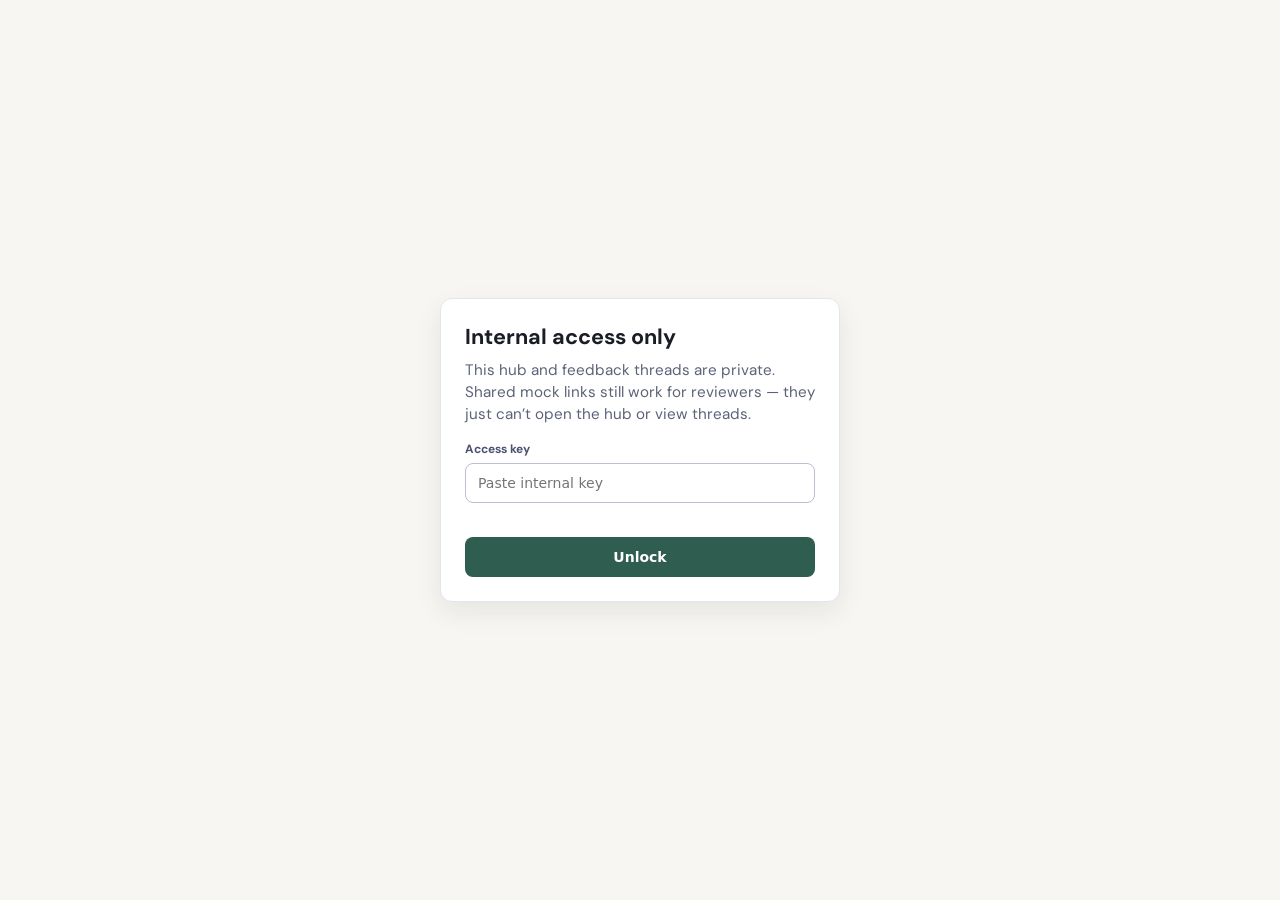
<file: index.html>
<!DOCTYPE html>
<html lang="en-GB">
<head>
  <meta charset="UTF-8" />
  <meta name="viewport" content="width=device-width, initial-scale=1.0" />
  <title>High Volume Prototypes</title>
  <link rel="preconnect" href="https://fonts.googleapis.com" />
  <link rel="preconnect" href="https://fonts.gstatic.com" crossorigin />
  <link href="https://fonts.googleapis.com/css2?family=Fraunces:opsz,wght@9..144,500;9..144,700&family=DM+Sans:ital,wght@0,400;0,500;0,600;0,700;1,400&display=swap" rel="stylesheet" />
  <link rel="stylesheet" href="https://cdnjs.cloudflare.com/ajax/libs/font-awesome/6.5.2/css/all.min.css" />
  <style>
    :root {
      --ink: #1a1d26;
      --muted: #5c6378;
      --line: #e4e6ee;
      --paper: #f7f6f2;
      --panel: #ffffff;
      --accent: #2f5d50;
      --accent-soft: #e8f0ed;
    }
    * { box-sizing: border-box; }
    body {
      margin: 0;
      min-height: 100vh;
      font-family: "DM Sans", system-ui, sans-serif;
      color: var(--ink);
      background:
        radial-gradient(ellipse 80% 50% at 10% -10%, #dde8e4 0%, transparent 55%),
        radial-gradient(ellipse 60% 40% at 100% 0%, #f3e6dc 0%, transparent 50%),
        linear-gradient(180deg, var(--paper) 0%, #efece6 100%);
    }
    .wrap {
      width: min(920px, calc(100% - 40px));
      margin: 0 auto;
      padding: 56px 0 80px;
    }
    .brand {
      font-family: "Fraunces", Georgia, serif;
      font-size: clamp(2.4rem, 5vw, 3.4rem);
      font-weight: 700;
      letter-spacing: -0.02em;
      margin: 0 0 10px;
      line-height: 1.1;
    }
    .tagline {
      margin: 0 0 36px;
      font-size: 1.1rem;
      color: var(--muted);
      max-width: 36em;
      line-height: 1.5;
    }
    .hint {
      display: flex;
      flex-wrap: wrap;
      gap: 10px 18px;
      margin: 0 0 28px;
      padding: 14px 16px;
      border: 1px solid var(--line);
      border-radius: 10px;
      background: color-mix(in srgb, var(--panel) 85%, transparent);
      font-size: 0.92rem;
      color: var(--muted);
    }
    .hint span { display: inline-flex; align-items: center; gap: 8px; }
    .hint i { color: var(--accent); width: 1em; text-align: center; }

    .list {
      display: grid;
      gap: 12px;
      list-style: none;
      margin: 0;
      padding: 0;
    }
    .card {
      display: grid;
      grid-template-columns: 1fr auto;
      gap: 12px 20px;
      align-items: center;
      padding: 18px 20px;
      background: var(--panel);
      border: 1px solid var(--line);
      border-radius: 12px;
      color: inherit;
      transition: border-color 0.15s ease, box-shadow 0.15s ease, transform 0.15s ease, background-color 0.15s ease;
    }
    .card.is-openable,
    .sub.is-openable {
      cursor: pointer;
    }
    .card.is-openable:hover,
    .sub.is-openable:hover {
      border-color: color-mix(in srgb, var(--accent) 45%, var(--line));
      box-shadow: 0 10px 28px rgba(26, 29, 38, 0.08);
      transform: translateY(-1px);
      background: #fff;
    }
    .card.is-openable:focus-visible,
    .sub.is-openable:focus-visible {
      outline: 2px solid var(--accent);
      outline-offset: 2px;
    }
    .card h2 {
      margin: 0 0 4px;
      font-size: 1.15rem;
      font-weight: 700;
    }
    .card p {
      margin: 0;
      color: var(--muted);
      font-size: 0.95rem;
      line-height: 1.45;
    }
    .meta {
      display: flex;
      flex-wrap: wrap;
      gap: 8px;
      margin-top: 10px;
      font-size: 0.8rem;
      color: var(--muted);
    }
    .pill {
      display: inline-flex;
      align-items: center;
      gap: 6px;
      padding: 3px 9px;
      border-radius: 999px;
      background: var(--accent-soft);
      color: var(--accent);
      font-weight: 600;
    }
    .pill.is-draft {
      background: #f3efe8;
      color: #8a5a2b;
    }
    .pill.is-dev {
      background: #ece8f8;
      color: #4f3fa0;
    }
    .menu {
      position: relative;
      z-index: 2;
    }
    .menu.is-open {
      z-index: 40;
    }
    .card:has(.menu.is-open),
    .sub:has(.menu.is-open) {
      position: relative;
      z-index: 40;
    }
    .menu-toggle {
      width: 40px;
      height: 40px;
      border: 1px solid var(--line);
      border-radius: 10px;
      background: #fff;
      color: var(--ink);
      cursor: pointer;
      display: inline-flex;
      align-items: center;
      justify-content: center;
      font-size: 1rem;
      transition: border-color 0.15s ease, background-color 0.15s ease, color 0.15s ease;
    }
    .menu-toggle:hover,
    .menu.is-open .menu-toggle {
      border-color: color-mix(in srgb, var(--accent) 50%, var(--line));
      color: var(--accent);
      background: var(--accent-soft);
    }
    .menu-panel {
      position: absolute;
      top: calc(100% + 6px);
      right: 0;
      z-index: 50;
      min-width: 200px;
      padding: 6px;
      background: #fff;
      border: 1px solid var(--line);
      border-radius: 12px;
      box-shadow: 0 14px 36px rgba(26, 29, 38, 0.14);
      display: none;
    }
    .menu.is-open .menu-panel { display: grid; gap: 2px; }
    .menu-panel button {
      display: flex;
      align-items: center;
      gap: 10px;
      width: 100%;
      height: 40px;
      padding: 0 12px;
      border: 0;
      border-radius: 8px;
      background: transparent;
      color: var(--ink);
      font: 600 0.92rem/1 "DM Sans", system-ui, sans-serif;
      text-align: left;
      cursor: pointer;
    }
    .menu-panel button:hover {
      background: var(--accent-soft);
      color: var(--accent);
    }
    .menu-panel button:disabled {
      opacity: 0.65;
      cursor: wait;
    }
    .menu-panel i { width: 1em; text-align: center; color: var(--muted); }
    .menu-panel button:hover i { color: var(--accent); }

    .card.is-group { grid-template-columns: 1fr; cursor: default; }
    .card.is-group:hover {
      border-color: var(--line);
      box-shadow: none;
      transform: none;
    }
    .subs {
      display: grid;
      gap: 8px;
      list-style: none;
      margin: 16px 0 0;
      padding: 0;
    }
    .sub {
      display: grid;
      grid-template-columns: 1fr auto;
      gap: 10px 20px;
      align-items: center;
      padding: 13px 15px;
      border: 1px solid var(--line);
      border-radius: 10px;
      background: color-mix(in srgb, var(--paper) 55%, var(--panel));
      transition: border-color 0.15s ease, box-shadow 0.15s ease, transform 0.15s ease, background-color 0.15s ease;
    }
    .sub h3 {
      margin: 0 0 3px;
      font-size: 1rem;
      font-weight: 700;
    }
    .sub p {
      margin: 0;
      color: var(--muted);
      font-size: 0.9rem;
      line-height: 1.45;
    }
    .sub .meta { margin-top: 8px; }
    .empty, .err {
      padding: 28px 20px;
      border: 1px dashed var(--line);
      border-radius: 12px;
      color: var(--muted);
      text-align: center;
    }
    footer {
      margin-top: 40px;
      font-size: 0.85rem;
      color: var(--muted);
    }
    footer code {
      font-size: 0.85em;
      background: rgba(255,255,255,0.7);
      padding: 2px 6px;
      border-radius: 4px;
    }
    @media (max-width: 640px) {
      .wrap { width: calc(100% - 28px); padding-top: 36px; }
      .card { grid-template-columns: 1fr; }
      .sub { grid-template-columns: 1fr; }
    }

    .share-modal {
      position: fixed;
      inset: 0;
      z-index: 10000;
      display: grid;
      place-items: center;
      padding: 24px;
      background: rgba(26, 29, 38, 0.45);
    }
    .share-modal[hidden] { display: none !important; }
    .share-dialog {
      width: min(480px, 100%);
      background: var(--panel);
      border: 1px solid var(--line);
      border-radius: 14px;
      box-shadow: 0 18px 48px rgba(26, 29, 38, 0.22);
      padding: 22px 22px 18px;
    }
    .share-dialog-head {
      display: flex;
      align-items: flex-start;
      justify-content: space-between;
      gap: 12px;
      margin-bottom: 8px;
    }
    .share-dialog-head h2 {
      margin: 0;
      font-size: 1.2rem;
      font-weight: 700;
    }
    .share-dialog-close {
      width: 32px;
      height: 32px;
      border: 0;
      border-radius: 8px;
      background: transparent;
      color: var(--muted);
      font-size: 1.25rem;
      cursor: pointer;
      line-height: 1;
    }
    .share-dialog-close:hover { background: #f3f4f6; color: var(--ink); }
    .share-dialog-sub {
      margin: 0 0 16px;
      color: var(--muted);
      font-size: 0.95rem;
      line-height: 1.45;
    }
    .share-dialog-label {
      display: block;
      margin-bottom: 6px;
      font-size: 0.75rem;
      font-weight: 700;
      color: var(--muted);
      text-transform: uppercase;
      letter-spacing: 0.04em;
    }
    .share-dialog-row {
      display: flex;
      gap: 8px;
      align-items: stretch;
    }
    .share-dialog-row input {
      flex: 1;
      min-width: 0;
      height: 42px;
      padding: 0 12px;
      border: 1px solid var(--line);
      border-radius: 8px;
      font: 400 0.9rem/1 "DM Sans", system-ui, sans-serif;
      color: var(--ink);
      background: #fafafb;
    }
    .share-dialog-row input:focus {
      outline: none;
      border-color: var(--accent);
      box-shadow: 0 0 0 3px color-mix(in srgb, var(--accent) 20%, transparent);
    }
    .share-copy-btn {
      height: 42px;
      padding: 0 14px;
      border: 0;
      border-radius: 8px;
      background: var(--accent);
      color: #fff;
      font: 600 0.9rem/1 "DM Sans", system-ui, sans-serif;
      cursor: pointer;
      white-space: nowrap;
      display: inline-flex;
      align-items: center;
      gap: 8px;
    }
    .share-copy-btn:hover { filter: brightness(1.05); }
    .share-copy-btn.is-copied { background: #1f4a40; }
    .share-dialog-note {
      margin: 12px 0 0;
      font-size: 0.85rem;
      color: var(--muted);
      line-height: 1.4;
    }
  </style>
</head>
<body>
  <main class="wrap">
    <h1 class="brand" id="siteName">High Volume Prototypes</h1>
    <p class="tagline" id="siteTagline">Click a mock, share the link, leave feedback.</p>
    <div class="hint">
      <span><i class="fa-solid fa-link"></i> Share <strong>mock</strong> links with reviewers</span>
      <span><i class="fa-solid fa-lock"></i> Hub + threads stay internal</span>
      <span><i class="fa-regular fa-comment-dots"></i> Feedback is per prototype</span>
    </div>
    <div class="hint" id="hubShareRow" style="margin-top:-12px">
      <span><i class="fa-solid fa-share-nodes"></i> Internal hub link (team only)</span>
      <button type="button" id="shareHubBtn" class="secondary" style="margin-left:auto;font:600 0.92rem/1 inherit;border:0;background:none;color:var(--accent);cursor:pointer;padding:0">
        Share hub link
      </button>
    </div>
    <ul class="list" id="mockList" aria-live="polite">
      <li class="empty">Loading mocks…</li>
    </ul>
    <footer>
      Add a file under <code>mocks/</code>, list it in <code>manifest.json</code>, push, done.
    </footer>
  </main>

  <div class="share-modal" id="shareModal" hidden>
    <div class="share-dialog" role="dialog" aria-modal="true" aria-labelledby="shareModalTitle">
      <div class="share-dialog-head">
        <h2 id="shareModalTitle">Share prototype</h2>
        <button type="button" class="share-dialog-close" id="shareModalClose" aria-label="Close">&times;</button>
      </div>
      <p class="share-dialog-sub" id="shareModalSub">Reviewers get this mock only — not the hub or feedback threads.</p>
      <label class="share-dialog-label" for="shareModalUrl">Reviewer link</label>
      <div class="share-dialog-row">
        <input id="shareModalUrl" type="text" readonly value="" />
        <button type="button" class="share-copy-btn" id="shareModalCopy">
          <i class="fa-regular fa-copy" aria-hidden="true"></i>
          <span id="shareModalCopyLabel">Copy link</span>
        </button>
      </div>
      <p class="share-dialog-note">Paste into Slack, email, or Teams. They can leave feedback on the page; they can’t open Insights.</p>
    </div>
  </div>

  <script src="config.js"></script>
  <script src="shared/access.js"></script>
  <script src="shared/feedback-store.js"></script>
  <script>
    (function () {
      if (!window.PrototypesAccess.requireInternalAccess()) return;

      var cfg = window.PROTOTYPES_CONFIG || {};
      var store = window.PrototypesFeedbackStore;
      var access = window.PrototypesAccess;
      if (cfg.siteName) {
        document.getElementById('siteName').textContent = cfg.siteName;
        document.title = cfg.siteName;
      }
      if (cfg.siteTagline) {
        document.getElementById('siteTagline').textContent = cfg.siteTagline;
      }

      var clarityId = (cfg.clarityId || '').trim();
      if (clarityId) {
        (function (c, l, a, r, i, t, y) {
          c[a] = c[a] || function () { (c[a].q = c[a].q || []).push(arguments); };
          t = l.createElement(r); t.async = 1; t.src = 'https://www.clarity.ms/tag/' + i;
          y = l.getElementsByTagName(r)[0]; y.parentNode.insertBefore(t, y);
        })(window, document, 'clarity', 'script', clarityId);
      }

      var list = document.getElementById('mockList');
      fetch('manifest.json', { cache: 'no-store' })
        .then(function (r) {
          if (!r.ok) throw new Error('manifest missing');
          return r.json();
        })
        .then(function (items) {
          if (!Array.isArray(items) || !items.length) {
            list.innerHTML = '<li class="empty">No mocks yet. Add one in <code>manifest.json</code>.</li>';
            return;
          }
          list.innerHTML = items.map(function (item) {
            return isGroup(item) ? groupMarkup(item) : cardMarkup(item);
          }).join('');

          prototypesOf(items).forEach(function (item) {
            store.count(item.id).then(function (result) {
              var el = document.querySelector('[data-count-for="' + cssEscape(item.id) + '"]');
              if (!el) return;
              var n = result.count || 0;
              el.textContent = n === 1 ? '1 comment' : n + ' comments';
            });
          });
        })
        .catch(function () {
          list.innerHTML = '<li class="err">Couldn’t load <code>manifest.json</code>. Serve this folder over HTTP (not as a file:// page).</li>';
        });

      var shareModal = document.getElementById('shareModal');
      var shareModalUrl = document.getElementById('shareModalUrl');
      var shareModalTitle = document.getElementById('shareModalTitle');
      var shareModalSub = document.getElementById('shareModalSub');
      var shareModalLabel = document.querySelector('.share-dialog-label');
      var shareModalNote = document.querySelector('.share-dialog-note');
      var shareModalCopy = document.getElementById('shareModalCopy');
      var shareModalCopyLabel = document.getElementById('shareModalCopyLabel');
      var shareModalClose = document.getElementById('shareModalClose');
      var lastShareFocus = null;

      function openShareModal(options) {
        options = options || {};
        lastShareFocus = document.activeElement;
        shareModalTitle.textContent = options.heading || ('Share “' + (options.title || 'prototype') + '”');
        shareModalSub.textContent = options.subtitle || 'Reviewers get this mock only — not the hub or feedback threads.';
        shareModalLabel.textContent = options.label || 'Reviewer link';
        shareModalNote.textContent = options.note || 'Paste into Slack, email, or Teams. They can leave feedback on the page; they can’t open Insights.';
        shareModalUrl.value = options.url || '';
        shareModalCopyLabel.textContent = 'Copy link';
        shareModalCopy.classList.remove('is-copied');
        shareModal.hidden = false;
        shareModalUrl.focus();
        shareModalUrl.select();
      }

      function closeShareModal() {
        shareModal.hidden = true;
        if (lastShareFocus && lastShareFocus.focus) lastShareFocus.focus();
      }

      function copyShareUrl() {
        var url = shareModalUrl.value || '';
        function done() {
          shareModalCopy.classList.add('is-copied');
          shareModalCopyLabel.textContent = 'Copied!';
          setTimeout(function () {
            shareModalCopy.classList.remove('is-copied');
            shareModalCopyLabel.textContent = 'Copy link';
          }, 1600);
        }
        if (navigator.clipboard && navigator.clipboard.writeText) {
          navigator.clipboard.writeText(url).then(done).catch(function () {
            shareModalUrl.select();
            try { document.execCommand('copy'); done(); } catch (e) {}
          });
          return;
        }
        shareModalUrl.select();
        try { document.execCommand('copy'); done(); } catch (e) {
          window.prompt('Copy this link:', url);
        }
      }

      shareModalClose.addEventListener('click', closeShareModal);
      shareModalCopy.addEventListener('click', copyShareUrl);
      shareModal.addEventListener('click', function (e) {
        if (e.target === shareModal) closeShareModal();
      });
      document.addEventListener('keydown', function (e) {
        if (e.key === 'Escape' && !shareModal.hidden) {
          e.preventDefault();
          closeShareModal();
        }
      });

      list.addEventListener('click', function (e) {
        var menuToggle = e.target.closest('.menu-toggle');
        if (menuToggle) {
          e.preventDefault();
          e.stopPropagation();
          var menu = menuToggle.closest('.menu');
          var wasOpen = menu.classList.contains('is-open');
          closeAllMenus();
          if (!wasOpen) menu.classList.add('is-open');
          return;
        }

        var actionBtn = e.target.closest('.menu-panel button');
        if (actionBtn) {
          e.preventDefault();
          e.stopPropagation();
          closeAllMenus();
          if (actionBtn.classList.contains('share-btn')) {
            openShareModal({
              url: actionBtn.getAttribute('data-share-url') || '',
              title: actionBtn.getAttribute('data-share-title') || 'prototype',
            });
            return;
          }
          if (actionBtn.classList.contains('download-btn')) {
            downloadMockHtml(actionBtn);
            return;
          }
          if (actionBtn.classList.contains('feedback-btn')) {
            var fb = actionBtn.getAttribute('data-feedback-href');
            if (fb) location.href = fb;
            return;
          }
          if (actionBtn.classList.contains('changelog-btn')) {
            var cl = actionBtn.getAttribute('data-changelog-href');
            if (cl) location.href = cl;
            return;
          }
          return;
        }

        closeAllMenus();

        var openable = e.target.closest('.is-openable[data-href]');
        if (!openable || !list.contains(openable)) return;
        if (e.target.closest('.menu')) return;
        var href = openable.getAttribute('data-href');
        if (href) location.href = href;
      });

      document.addEventListener('click', function (e) {
        if (!e.target.closest('.menu')) closeAllMenus();
      });

      function closeAllMenus() {
        document.querySelectorAll('.menu.is-open').forEach(function (m) {
          m.classList.remove('is-open');
        });
      }

      list.addEventListener('keydown', function (e) {
        if (e.key === 'Escape') closeAllMenus();
        if (e.key !== 'Enter' && e.key !== ' ') return;
        if (e.target.closest('.menu')) return;
        var openable = e.target.closest('.is-openable[data-href]');
        if (!openable || !list.contains(openable)) return;
        e.preventDefault();
        var href = openable.getAttribute('data-href');
        if (href) location.href = href;
      });

      var shareHubBtn = document.getElementById('shareHubBtn');
      if (shareHubBtn) {
        shareHubBtn.addEventListener('click', function () {
          openShareModal({
            url: access.hubUrlWithKey(),
            heading: 'Share internal hub',
            subtitle: 'For your team only — unlocks the hub and Insights.',
            label: 'Internal hub link',
            note: 'Don’t send this to external reviewers. Use Share on a card for reviewer mock links.',
          });
        });
      }

      function isGroup(item) {
        return Array.isArray(item.children) && item.children.length > 0;
      }

      // Groups are containers only — feedback stays scoped to each child prototype.
      function prototypesOf(items) {
        return items.reduce(function (all, item) {
          return all.concat(isGroup(item) ? item.children : [item]);
        }, []);
      }

      function metaMarkup(item, extra) {
        var status = (item.status || 'active').toLowerCase();
        var pillClass = 'pill';
        if (status === 'draft') pillClass += ' is-draft';
        if (status === 'in-development' || status === 'in_development') pillClass += ' is-dev';
        var statusLabel = status === 'in-development' || status === 'in_development'
          ? 'in development'
          : status;
        var updated = item.updated ? ('Updated ' + item.updated) : '';
        return (
          '<div class="meta">' +
            '<span class="' + pillClass + '">' + escapeHtml(statusLabel) + '</span>' +
            (extra ? '<span>' + escapeHtml(extra) + '</span>' : '') +
            (updated ? '<span>' + escapeHtml(updated) + '</span>' : '') +
            (item.path ? '<span class="fb-count" data-count-for="' + escapeAttr(item.id) + '">Feedback…</span>' : '') +
          '</div>'
        );
      }

      function absoluteUrl(path) {
        try {
          return new URL(path, location.href).href;
        } catch (e) {
          return location.origin + '/' + String(path || '').replace(/^\//, '');
        }
      }

      function downloadMockHtml(btn) {
        var path = btn.getAttribute('data-download-path') || '';
        var filename = btn.getAttribute('data-download-name') || 'prototype.html';
        var label = btn.querySelector('.download-label');
        var prev = label ? label.textContent : '';
        if (label) label.textContent = 'Downloading…';
        btn.disabled = true;

        fetch(path, { cache: 'no-store' })
          .then(function (res) {
            if (!res.ok) throw new Error('Download failed');
            return res.blob();
          })
          .then(function (blob) {
            var url = URL.createObjectURL(blob);
            var a = document.createElement('a');
            a.href = url;
            a.download = filename;
            document.body.appendChild(a);
            a.click();
            a.remove();
            URL.revokeObjectURL(url);
            if (label) label.textContent = 'Downloaded';
            setTimeout(function () {
              if (label) label.textContent = prev || 'Download HTML';
              btn.disabled = false;
            }, 1400);
          })
          .catch(function () {
            // Fallback: open file in a new tab if blob download blocked
            window.open(path, '_blank', 'noopener');
            if (label) label.textContent = prev || 'Download HTML';
            btn.disabled = false;
          });
      }

      function actionsMarkup(item) {
        var key = access.configuredKey();
        var keyParam = key ? '&key=' + encodeURIComponent(key) : '';
        var feedbackHref = 'feedback.html?id=' + encodeURIComponent(item.id) + keyParam;
        var changelogHref = 'changelog.html?id=' + encodeURIComponent(item.id) + keyParam;
        var shareUrl = absoluteUrl(item.path);
        var fileName = String(item.path || '').split('/').pop() || (item.id + '.html');
        return (
          '<div class="menu">' +
            '<button type="button" class="menu-toggle" aria-label="More actions" aria-haspopup="true" aria-expanded="false">' +
              '<i class="fa-solid fa-ellipsis" aria-hidden="true"></i>' +
            '</button>' +
            '<div class="menu-panel" role="menu">' +
              '<button type="button" class="share-btn" role="menuitem" data-share-url="' + escapeAttr(shareUrl) + '" data-share-title="' + escapeAttr(item.title || item.id) + '">' +
                '<i class="fa-solid fa-share-nodes" aria-hidden="true"></i> Share' +
              '</button>' +
              '<button type="button" class="download-btn" role="menuitem" data-download-path="' + escapeAttr(item.path) + '" data-download-name="' + escapeAttr(fileName) + '">' +
                '<i class="fa-solid fa-download" aria-hidden="true"></i> <span class="download-label">Download HTML</span>' +
              '</button>' +
              '<button type="button" class="feedback-btn" role="menuitem" data-feedback-href="' + escapeAttr(feedbackHref) + '">' +
                '<i class="fa-solid fa-chart-line" aria-hidden="true"></i> Insights' +
              '</button>' +
              '<button type="button" class="changelog-btn" role="menuitem" data-changelog-href="' + escapeAttr(changelogHref) + '">' +
                '<i class="fa-solid fa-list-check" aria-hidden="true"></i> Changelog' +
              '</button>' +
            '</div>' +
          '</div>'
        );
      }

      function cardMarkup(item) {
        return (
          '<li class="card is-openable" data-prototype-id="' + escapeAttr(item.id) + '" data-href="' + escapeAttr(item.path) + '" tabindex="0" role="link" aria-label="Open ' + escapeAttr(item.title || item.id) + '">' +
            '<div>' +
              '<h2>' + escapeHtml(item.title || item.id) + '</h2>' +
              '<p>' + escapeHtml(item.description || '') + '</p>' +
              metaMarkup(item) +
            '</div>' +
            actionsMarkup(item) +
          '</li>'
        );
      }

      function subMarkup(item) {
        return (
          '<li class="sub is-openable" data-prototype-id="' + escapeAttr(item.id) + '" data-href="' + escapeAttr(item.path) + '" tabindex="0" role="link" aria-label="Open ' + escapeAttr(item.title || item.id) + '">' +
            '<div>' +
              '<h3>' + escapeHtml(item.title || item.id) + '</h3>' +
              '<p>' + escapeHtml(item.description || '') + '</p>' +
              metaMarkup(item) +
            '</div>' +
            actionsMarkup(item) +
          '</li>'
        );
      }

      function groupMarkup(group) {
        var n = group.children.length;
        return (
          '<li class="card is-group" data-prototype-group="' + escapeAttr(group.id) + '">' +
            '<div>' +
              '<h2>' + escapeHtml(group.title || group.id) + '</h2>' +
              '<p>' + escapeHtml(group.description || '') + '</p>' +
              metaMarkup(group, n === 1 ? '1 mock' : n + ' mocks') +
            '</div>' +
            '<ul class="subs">' + group.children.map(subMarkup).join('') + '</ul>' +
          '</li>'
        );
      }

      function escapeHtml(s) {
        return String(s || '')
          .replace(/&/g, '&amp;')
          .replace(/</g, '&lt;')
          .replace(/>/g, '&gt;')
          .replace(/"/g, '&quot;');
      }
      function escapeAttr(s) { return escapeHtml(s).replace(/'/g, '&#39;'); }
      function cssEscape(s) {
        if (window.CSS && CSS.escape) return CSS.escape(s);
        return String(s).replace(/"/g, '\\"');
      }
    })();
  </script>
</body>
</html>
</file>
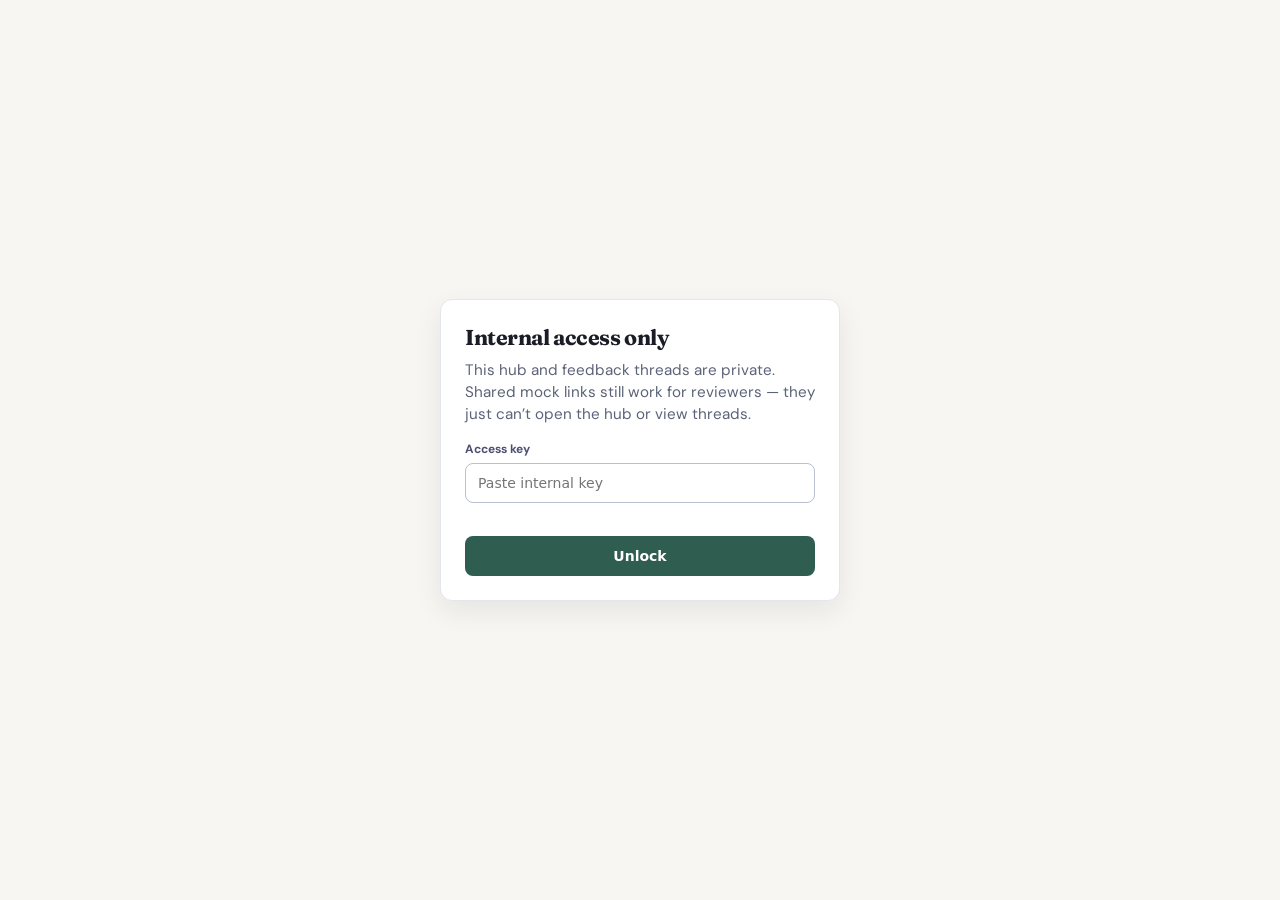
<file: feedback.html>
<!DOCTYPE html>
<html lang="en-GB">
<head>
  <meta charset="UTF-8" />
  <meta name="viewport" content="width=device-width, initial-scale=1.0" />
  <title>Insights</title>
  <link rel="preconnect" href="https://fonts.googleapis.com" />
  <link rel="preconnect" href="https://fonts.gstatic.com" crossorigin />
  <link href="https://fonts.googleapis.com/css2?family=Fraunces:opsz,wght@9..144,500;9..144,700&family=DM+Sans:ital,wght@0,400;0,500;0,600;0,700;1,400&display=swap" rel="stylesheet" />
  <link rel="stylesheet" href="https://cdnjs.cloudflare.com/ajax/libs/font-awesome/6.5.2/css/all.min.css" />
  <style>
    :root {
      --ink: #1a1d26;
      --muted: #5c6378;
      --line: #e4e6ee;
      --paper: #f7f6f2;
      --panel: #ffffff;
      --accent: #2f5d50;
      --accent-soft: #e8f0ed;
    }
    * { box-sizing: border-box; }
    body {
      margin: 0;
      min-height: 100vh;
      font-family: "DM Sans", system-ui, sans-serif;
      color: var(--ink);
      background:
        radial-gradient(ellipse 80% 50% at 10% -10%, #dde8e4 0%, transparent 55%),
        linear-gradient(180deg, var(--paper) 0%, #efece6 100%);
    }
    .wrap {
      width: min(780px, calc(100% - 40px));
      margin: 0 auto;
      padding: 40px 0 80px;
    }
    .back {
      display: inline-flex;
      align-items: center;
      gap: 8px;
      margin-bottom: 20px;
      color: var(--muted);
      text-decoration: none;
      font-weight: 600;
      font-size: 0.92rem;
    }
    .back:hover { color: var(--accent); }
    .eyebrow {
      margin: 0 0 6px;
      font-size: 0.8rem;
      font-weight: 700;
      letter-spacing: 0.06em;
      text-transform: uppercase;
      color: var(--accent);
    }
    h1 {
      font-family: "Fraunces", Georgia, serif;
      font-size: clamp(1.8rem, 4vw, 2.4rem);
      margin: 0 0 6px;
      letter-spacing: -0.02em;
    }
    .sub {
      margin: 0 0 8px;
      color: var(--muted);
      font-size: 1rem;
    }
    .toolbar {
      display: flex;
      flex-wrap: wrap;
      gap: 10px;
      margin: 18px 0 20px;
    }
    .toolbar a,
    .toolbar button {
      display: inline-flex;
      align-items: center;
      gap: 8px;
      height: 40px;
      padding: 0 14px;
      border-radius: 8px;
      font-weight: 600;
      text-decoration: none;
      font-size: 0.95rem;
      font-family: inherit;
      cursor: pointer;
    }
    .btn-primary { background: var(--accent); color: #fff; border: 0; }
    .btn-ghost {
      border: 1px solid var(--line);
      background: var(--panel);
      color: var(--ink);
    }
    .btn-ghost:disabled { opacity: 0.5; cursor: not-allowed; }

    .tabs {
      display: flex;
      flex-wrap: wrap;
      gap: 6px;
      padding: 4px;
      margin: 0 0 20px;
      border: 1px solid var(--line);
      border-radius: 12px;
      background: color-mix(in srgb, var(--panel) 80%, transparent);
    }
    .tab {
      appearance: none;
      border: 0;
      background: transparent;
      color: var(--muted);
      font: 600 0.92rem/1 "DM Sans", system-ui, sans-serif;
      height: 38px;
      padding: 0 14px;
      border-radius: 9px;
      cursor: pointer;
      display: inline-flex;
      align-items: center;
      gap: 8px;
    }
    .tab:hover { color: var(--ink); background: rgba(255,255,255,0.7); }
    .tab.is-active {
      background: var(--accent);
      color: #fff;
    }
    .tab-panel[hidden] { display: none !important; }

    .banner {
      padding: 12px 14px;
      border-radius: 8px;
      background: #fff6e8;
      border: 1px solid #f0d9b5;
      color: #6b4a1e;
      font-size: 0.9rem;
      margin-bottom: 20px;
      line-height: 1.45;
    }
    .banner code {
      font-size: 0.85em;
      background: rgba(255,255,255,0.7);
      padding: 1px 5px;
      border-radius: 4px;
    }

    .stats {
      display: grid;
      grid-template-columns: repeat(3, minmax(0, 1fr));
      gap: 10px;
      margin-bottom: 18px;
    }
    .stat {
      background: var(--panel);
      border: 1px solid var(--line);
      border-radius: 12px;
      padding: 14px 16px;
    }
    .stat-label {
      margin: 0 0 4px;
      font-size: 0.75rem;
      font-weight: 700;
      color: var(--muted);
      text-transform: uppercase;
      letter-spacing: 0.04em;
    }
    .stat-value {
      margin: 0;
      font-size: 1.45rem;
      font-weight: 700;
    }

    .thread { display: grid; gap: 12px; }
    .item {
      background: var(--panel);
      border: 1px solid var(--line);
      border-radius: 12px;
      padding: 16px 18px;
    }
    .item-head {
      display: flex;
      flex-wrap: wrap;
      gap: 8px 14px;
      align-items: center;
      margin-bottom: 8px;
      font-size: 0.85rem;
      color: var(--muted);
    }
    .item-name { font-weight: 700; color: var(--ink); font-size: 0.95rem; }
    .item-head-spacer { flex: 1; min-width: 8px; }
    .item-delete {
      height: 30px;
      padding: 0 10px;
      border: 1px solid var(--line);
      border-radius: 7px;
      background: #fff;
      color: #a3003c;
      font: 600 0.8rem/1 "DM Sans", system-ui, sans-serif;
      cursor: pointer;
    }
    .item-delete:hover {
      background: #feecf2;
      border-color: #fdd9e6;
    }
    .item-delete:disabled {
      opacity: 0.55;
      cursor: wait;
    }
    .stars { color: var(--accent); font-weight: 700; letter-spacing: 0.05em; }
    .item-body {
      margin: 0;
      white-space: pre-wrap;
      line-height: 1.5;
      font-size: 1rem;
    }
    .item-shot {
      margin-top: 12px;
      border: 1px solid var(--line);
      border-radius: 8px;
      overflow: hidden;
      background: #f3f4f6;
    }
    .item-shot img {
      display: block;
      width: 100%;
      max-height: 420px;
      object-fit: contain;
      object-position: top center;
      background: #fff;
      cursor: zoom-in;
    }
    .item-shot-label {
      margin: 0;
      padding: 6px 10px;
      font-size: 0.75rem;
      font-weight: 600;
      color: var(--muted);
      border-top: 1px solid var(--line);
      background: #fafafb;
    }

    .panel-card {
      background: var(--panel);
      border: 1px solid var(--line);
      border-radius: 12px;
      padding: 22px 20px;
    }
    .panel-card h2 {
      margin: 0 0 8px;
      font-size: 1.15rem;
    }
    .panel-card p {
      margin: 0 0 14px;
      color: var(--muted);
      line-height: 1.5;
    }
    .panel-card ol {
      margin: 0 0 16px;
      padding-left: 1.2em;
      color: var(--ink);
      line-height: 1.55;
    }
    .panel-actions {
      display: flex;
      flex-wrap: wrap;
      gap: 10px;
      margin-top: 12px;
    }
    .heat-stage {
      position: relative;
      width: 100%;
      border: 1px solid var(--line);
      border-radius: 10px;
      overflow: hidden;
      background: #f3f4f6;
    }
    .heat-scaler {
      position: absolute;
      top: 0;
      left: 0;
      transform-origin: top left;
      pointer-events: none;
    }
    .heat-scaler iframe {
      display: block;
      border: 0;
      background: #fff;
      pointer-events: none;
    }
    .heat-stage canvas {
      position: absolute;
      left: 0;
      top: 0;
      pointer-events: none;
    }
    .heat-meta {
      display: flex;
      flex-wrap: wrap;
      align-items: center;
      justify-content: space-between;
      gap: 10px 16px;
      margin: 0 0 12px;
      padding: 10px 12px;
      border: 1px solid var(--line);
      border-radius: 10px;
      background: #fafafb;
      font-size: 0.85rem;
      color: var(--muted);
      font-weight: 600;
      position: sticky;
      top: 8px;
      z-index: 5;
    }
    .heat-meta-text { flex: 1; min-width: 12rem; }
    .heat-meta-actions {
      display: flex;
      flex-wrap: wrap;
      align-items: center;
      gap: 8px;
      margin-left: auto;
    }
    .heat-page-nav {
      display: none;
      align-items: center;
      gap: 6px;
      padding: 2px;
      border: 1px solid var(--line);
      border-radius: 8px;
      background: #fff;
    }
    .heat-page-nav.is-on { display: inline-flex; }
    .heat-page-nav button {
      width: 32px;
      height: 32px;
      border: 0;
      border-radius: 6px;
      background: transparent;
      color: var(--ink);
      cursor: pointer;
      display: inline-flex;
      align-items: center;
      justify-content: center;
    }
    .heat-page-nav button:hover:not(:disabled) {
      background: var(--accent-soft);
      color: var(--accent);
    }
    .heat-page-nav button:disabled {
      opacity: 0.35;
      cursor: default;
    }
    .heat-page-label {
      min-width: 9.5rem;
      padding: 0 6px;
      text-align: center;
      font-size: 0.8rem;
      color: var(--ink);
      white-space: nowrap;
    }
    .heat-meta .btn-ghost {
      height: 34px;
      padding: 0 12px;
      flex: 0 0 auto;
    }
    .session-list { display: grid; gap: 8px; margin-top: 8px; }
    .session-row {
      display: grid;
      grid-template-columns: 1fr auto;
      gap: 8px 16px;
      padding: 12px 14px;
      border: 1px solid var(--line);
      border-radius: 10px;
      background: #fafafb;
    }
    .session-row strong { display: block; margin-bottom: 4px; }
    .session-row span { color: var(--muted); font-size: 0.85rem; }

    .lightbox {
      position: fixed;
      inset: 0;
      z-index: 10000;
      background: rgba(26, 29, 38, 0.82);
      display: flex;
      align-items: center;
      justify-content: center;
      padding: 24px;
      cursor: zoom-out;
    }
    .lightbox[hidden] { display: none !important; }
    .lightbox img {
      max-width: min(1100px, 100%);
      max-height: 90vh;
      border-radius: 8px;
      box-shadow: 0 16px 48px rgba(0,0,0,0.35);
      background: #fff;
    }
    .confirm-modal {
      position: fixed;
      inset: 0;
      z-index: 10000;
      display: grid;
      place-items: center;
      padding: 24px;
      background: rgba(26, 29, 38, 0.45);
    }
    .confirm-modal[hidden] { display: none !important; }
    .confirm-dialog {
      width: min(400px, 100%);
      background: var(--panel);
      border: 1px solid var(--line);
      border-radius: 14px;
      box-shadow: 0 18px 48px rgba(26, 29, 38, 0.22);
      padding: 22px 22px 18px;
    }
    .confirm-dialog-head {
      display: flex;
      align-items: flex-start;
      justify-content: space-between;
      gap: 12px;
      margin-bottom: 8px;
    }
    .confirm-dialog-head h2 {
      margin: 0;
      font-size: 1.2rem;
      font-weight: 700;
    }
    .confirm-dialog-close {
      width: 32px;
      height: 32px;
      border: 0;
      border-radius: 8px;
      background: transparent;
      color: var(--muted);
      font-size: 1.25rem;
      cursor: pointer;
      line-height: 1;
    }
    .confirm-dialog-close:hover { background: #f3f4f6; color: var(--ink); }
    .confirm-dialog-sub {
      margin: 0 0 18px;
      color: var(--muted);
      font-size: 0.95rem;
      line-height: 1.45;
    }
    .confirm-dialog-actions {
      display: flex;
      flex-wrap: wrap;
      justify-content: flex-end;
      gap: 10px;
    }
    .confirm-dialog-actions .btn-ghost,
    .confirm-dialog-actions .btn-danger {
      height: 40px;
      padding: 0 14px;
      border-radius: 8px;
      font: 600 0.95rem/1 "DM Sans", system-ui, sans-serif;
      cursor: pointer;
    }
    .btn-danger {
      border: 0;
      background: #a3003c;
      color: #fff;
    }
    .btn-danger:hover { filter: brightness(1.06); }
    .btn-danger:disabled {
      opacity: 0.55;
      cursor: wait;
    }
    .empty {
      padding: 36px 20px;
      text-align: center;
      border: 1px dashed var(--line);
      border-radius: 12px;
      color: var(--muted);
      background: color-mix(in srgb, var(--panel) 70%, transparent);
    }
    @media (max-width: 640px) {
      .stats { grid-template-columns: 1fr; }
    }
  </style>
</head>
<body>
  <main class="wrap">
    <a class="back" href="index.html"><i class="fa-solid fa-arrow-left" aria-hidden="true"></i> All prototypes</a>
    <p class="eyebrow">Insights</p>
    <h1 id="title">Insights</h1>
    <p class="sub" id="subtitle">Loading…</p>

    <div class="toolbar" id="actions" hidden>
      <a class="btn-primary" id="openMock" href="#"><i class="fa-solid fa-up-right-from-square" aria-hidden="true"></i> Open prototype</a>
      <button type="button" class="btn-ghost" id="exportBtn" disabled>
        <i class="fa-solid fa-download" aria-hidden="true"></i> Export comments
      </button>
      <a class="btn-ghost" href="index.html">Back to hub</a>
    </div>

    <div class="tabs" role="tablist" aria-label="Insights">
      <button type="button" class="tab is-active" role="tab" aria-selected="true" data-tab="comments">
        <i class="fa-regular fa-comment-dots" aria-hidden="true"></i> Comments
      </button>
      <button type="button" class="tab" role="tab" aria-selected="false" data-tab="heatmaps">
        <i class="fa-solid fa-fire" aria-hidden="true"></i> Heatmaps
      </button>
    </div>

    <div class="banner" id="localBanner" hidden>
      Showing notes saved in <strong>this browser</strong> only. Add free Supabase keys in <code>config.js</code> so every reviewer shares one thread per prototype.
    </div>

    <section class="tab-panel" id="panel-comments" data-panel="comments">
      <div class="thread" id="thread" aria-live="polite">
        <div class="empty">Loading feedback…</div>
      </div>
    </section>

    <section class="tab-panel" id="panel-heatmaps" data-panel="heatmaps" hidden>
      <div class="panel-card">
        <h2>Click heatmap</h2>
        <p>Clicks on this prototype are collected automatically. Open or share the mock to gather data, then refresh.</p>
        <div class="heat-meta" id="heatMetaBar">
          <span class="heat-meta-text" id="heatMeta">Loading…</span>
          <div class="heat-meta-actions">
            <div class="heat-page-nav" id="heatPageNav" aria-label="Mock pages">
              <button type="button" id="heatPagePrev" aria-label="Previous page"><i class="fa-solid fa-chevron-left" aria-hidden="true"></i></button>
              <span class="heat-page-label" id="heatPageLabel">Page 1</span>
              <button type="button" id="heatPageNext" aria-label="Next page"><i class="fa-solid fa-chevron-right" aria-hidden="true"></i></button>
            </div>
            <button type="button" class="btn-ghost" id="refreshTelemetry">Refresh heatmap</button>
          </div>
        </div>
        <div class="heat-stage" id="heatStage">
          <div class="heat-scaler" id="heatScaler">
            <iframe id="heatFrame" title="Prototype preview" sandbox="allow-same-origin allow-scripts"></iframe>
          </div>
          <canvas id="heatCanvas"></canvas>
        </div>
      </div>
    </section>
  </main>

  <div class="lightbox" id="lightbox" hidden>
    <img id="lightboxImg" alt="Screenshot full size" />
  </div>

  <div class="confirm-modal" id="deleteModal" hidden>
    <div class="confirm-dialog" role="dialog" aria-modal="true" aria-labelledby="deleteModalTitle">
      <div class="confirm-dialog-head">
        <h2 id="deleteModalTitle">Delete comment?</h2>
        <button type="button" class="confirm-dialog-close" id="deleteModalClose" aria-label="Close">&times;</button>
      </div>
      <p class="confirm-dialog-sub">This removes the comment for everyone. It can’t be undone.</p>
      <div class="confirm-dialog-actions">
        <button type="button" class="btn-ghost" id="deleteModalCancel">Cancel</button>
        <button type="button" class="btn-danger" id="deleteModalConfirm">Delete</button>
      </div>
    </div>
  </div>

  <script src="config.js"></script>
  <script src="shared/access.js"></script>
  <script src="shared/feedback-store.js"></script>
  <script src="shared/telemetry-store.js"></script>
  <script>
    (function () {
      if (!window.PrototypesAccess.requireInternalAccess()) return;

      var params = new URLSearchParams(location.search);
      var id = (params.get('id') || '').trim();
      var initialTab = (params.get('tab') || 'comments').toLowerCase();
      var titleEl = document.getElementById('title');
      var subEl = document.getElementById('subtitle');
      var thread = document.getElementById('thread');
      var actions = document.getElementById('actions');
      var openMock = document.getElementById('openMock');
      var exportBtn = document.getElementById('exportBtn');
      var banner = document.getElementById('localBanner');
      var lightbox = document.getElementById('lightbox');
      var lightboxImg = document.getElementById('lightboxImg');
      var deleteModal = document.getElementById('deleteModal');
      var deleteModalConfirm = document.getElementById('deleteModalConfirm');
      var deleteModalCancel = document.getElementById('deleteModalCancel');
      var deleteModalClose = document.getElementById('deleteModalClose');
      var pendingDeleteId = null;
      var store = window.PrototypesFeedbackStore;
      var telemetry = window.PrototypesTelemetry;
      var access = window.PrototypesAccess;
      var cfg = window.PROTOTYPES_CONFIG || {};
      var threadItems = [];
      var telemetryItems = [];
      var threadTitle = id;
      var mockPath = '';
      var hubHref = 'index.html' + (access.configuredKey() ? ('?key=' + encodeURIComponent(access.configuredKey())) : '');

      document.querySelectorAll('a[href="index.html"]').forEach(function (a) {
        a.href = hubHref;
      });

      if (cfg.siteName) document.title = 'Insights · ' + cfg.siteName;

      if (!id) {
        titleEl.textContent = 'Pick a prototype';
        subEl.textContent = 'Insights are per prototype. Open one from the hub.';
        thread.innerHTML = '<div class="empty"><a href="' + hubHref + '">Go to the hub</a> and choose Insights on a mock.</div>';
        return;
      }

      function loadTelemetry() {
        if (!telemetry) {
          document.getElementById('heatMeta').textContent = 'Telemetry script missing.';
          return Promise.resolve();
        }
        return telemetry.list(id).then(function (result) {
          telemetryItems = result.items || [];
          renderHeatmap(telemetryItems);
        });
      }

      var heatPages = [];
      var heatPageIndex = 0;
      var heatRepaint = null;

      function titleCaseWords(value) {
        return String(value || '')
          .replace(/[-_]+/g, ' ')
          .replace(/\b\w/g, function (ch) { return ch.toUpperCase(); })
          .trim();
      }

      function labelFromNode(el) {
        if (!el) return '';
        var title =
          el.querySelector('.TopBar-title, .Wizard-stepTitle, h1, h2') ||
          el.querySelector('[data-page-title]');
        if (title && title.textContent) return title.textContent.replace(/\s+/g, ' ').trim().slice(0, 48);
        return '';
      }

      function firstPortfolioName(win, doc) {
        try {
          if (win.portfolios) {
            var keys = ['starred', 'browse', 'archive'];
            for (var i = 0; i < keys.length; i++) {
              var rows = win.portfolios[keys[i]];
              if (rows && rows.length && rows[0].name) return rows[0].name;
            }
          }
        } catch (e) {}
        var cell = doc.querySelector('.cell-name');
        return cell && cell.textContent ? cell.textContent.trim() : 'Portfolio';
      }

      function discoverHeatPages(win, doc) {
        var pages = [];
        if (!doc || !win) return pages;

        function pushPage(key, title, activate) {
          if (pages.some(function (p) { return p.key === key; })) return;
          pages.push({ key: key, title: title || key, activate: activate });
        }

        var screens = Array.prototype.slice.call(doc.querySelectorAll('.screen[id]'));
        if (screens.length > 1) {
          var wizardSteps = Array.prototype.slice.call(doc.querySelectorAll('[id^="wizard-step-"]'));
          screens.forEach(function (el) {
            var raw = el.id.replace(/^screen-/, '');
            if (raw === 'wizard' && wizardSteps.length) return;
            var title = labelFromNode(el) || titleCaseWords(raw);
            pushPage(el.id, title, function () {
              if (typeof win.showScreen === 'function') win.showScreen(raw);
              else screens.forEach(function (s) { s.classList.toggle('is-active', s === el); });
            });
          });
          wizardSteps.forEach(function (stepEl, idx) {
            var stepTitle = labelFromNode(stepEl) || ('Step ' + (idx + 1));
            pushPage(stepEl.id, 'Wizard · ' + stepTitle, function () {
              if (typeof win.showScreen === 'function') win.showScreen('wizard');
              else {
                screens.forEach(function (s) {
                  s.classList.toggle('is-active', s.id === 'screen-wizard');
                });
              }
              try {
                if (win.state) win.state.wizardStep = idx + 1;
                if (typeof win.renderWizard === 'function') {
                  win.renderWizard();
                  return;
                }
              } catch (err) {}
              wizardSteps.forEach(function (s) {
                s.classList.toggle('hidden', s !== stepEl);
              });
            });
          });
          return pages;
        }

        var views = Array.prototype.slice.call(doc.querySelectorAll('section.view[id], .Main > .view[id]'));
        if (views.length > 1) {
          var hasDetailTabs = !!(doc.getElementById('tab-performance') && doc.getElementById('tab-team'));
          views.forEach(function (el) {
            var raw = el.id.replace(/^view-/, '');
            if (raw === 'detail' && hasDetailTabs) return;
            var title = labelFromNode(el) || titleCaseWords(raw);
            pushPage(el.id, title, function () {
              if (raw === 'list' && typeof win.showList === 'function') {
                win.showList();
                return;
              }
              if (raw === 'detail' && typeof win.openPortfolio === 'function') {
                win.openPortfolio(firstPortfolioName(win, doc));
                return;
              }
              views.forEach(function (v) { v.classList.toggle('is-active', v === el); });
            });
          });
          if (hasDetailTabs) {
            pushPage('detail-performance', 'Detail · Performance', function () {
              if (typeof win.openPortfolio === 'function') win.openPortfolio(firstPortfolioName(win, doc));
              if (typeof win.switchTab === 'function') win.switchTab('performance');
            });
            pushPage('detail-team', 'Detail · Team', function () {
              if (typeof win.openPortfolio === 'function') win.openPortfolio(firstPortfolioName(win, doc));
              if (typeof win.switchTab === 'function') win.switchTab('team');
            });
          }
        }

        return pages;
      }

      function updateHeatPageNav() {
        var nav = document.getElementById('heatPageNav');
        var label = document.getElementById('heatPageLabel');
        var prev = document.getElementById('heatPagePrev');
        var next = document.getElementById('heatPageNext');
        if (!nav || !label || !prev || !next) return;
        if (heatPages.length < 2) {
          nav.classList.remove('is-on');
          return;
        }
        nav.classList.add('is-on');
        var page = heatPages[heatPageIndex] || heatPages[0];
        label.textContent = (heatPageIndex + 1) + ' / ' + heatPages.length + ' · ' + page.title;
        prev.disabled = false;
        next.disabled = false;
      }

      function applyHeatPage(opts) {
        opts = opts || {};
        if (!heatPages.length) {
          updateHeatPageNav();
          return;
        }
        heatPageIndex = Math.max(0, Math.min(heatPages.length - 1, heatPageIndex));
        var page = heatPages[heatPageIndex];
        updateHeatPageNav();
        try { page.activate(); } catch (err) {}
        if (opts.skipPaint) return;
        setTimeout(function () { if (heatRepaint) heatRepaint(); }, 80);
        setTimeout(function () { if (heatRepaint) heatRepaint(); }, 350);
        setTimeout(function () { if (heatRepaint) heatRepaint(); }, 800);
      }

      function shiftHeatPage(delta) {
        if (heatPages.length < 2) return;
        heatPageIndex = (heatPageIndex + delta + heatPages.length) % heatPages.length;
        applyHeatPage();
      }

      function renderHeatmap(items) {
        var clicks = (items || []).filter(function (e) {
          return e.eventType === 'click' && e.x != null && e.y != null;
        });
        var metaEl = document.getElementById('heatMeta');
        function setMeta(msg) {
          if (metaEl) metaEl.textContent = msg;
        }
        setMeta(
          clicks.length + ' click' + (clicks.length === 1 ? '' : 's') + ' recorded' +
          (telemetry && telemetry.hasSupabase() ? '' : ' · local browser only')
        );

        var frame = document.getElementById('heatFrame');
        var scaler = document.getElementById('heatScaler');
        var canvas = document.getElementById('heatCanvas');
        var stage = document.getElementById('heatStage');
        if (!mockPath) {
          setMeta(clicks.length + ' clicks · open a prototype path to render the heatmap');
          heatPages = [];
          updateHeatPageNav();
          return;
        }

        // Match the viewport reviewers used (median), so 100vh layouts don't collapse
        var widths = clicks.map(function (c) { return Number(c.viewportW) || 0; }).filter(function (n) { return n > 0; }).sort(function (a, b) { return a - b; });
        var heights = clicks.map(function (c) { return Number(c.viewportH) || 0; }).filter(function (n) { return n > 0; }).sort(function (a, b) { return a - b; });
        var renderWidth = widths.length ? widths[Math.floor(widths.length / 2)] : 1280;
        var renderHeight = heights.length ? heights[Math.floor(heights.length / 2)] : 900;
        renderWidth = Math.max(320, Math.min(1600, renderWidth));
        renderHeight = Math.max(600, Math.min(1400, renderHeight));

        var heatSrc = mockPath + (mockPath.indexOf('?') >= 0 ? '&' : '?') + 'heatmap=1';
        var needsReload =
          frame.getAttribute('data-heat-src') !== heatSrc ||
          frame.getAttribute('data-heat-w') !== String(renderWidth) ||
          frame.getAttribute('data-heat-h') !== String(renderHeight);
        if (needsReload) {
          frame.setAttribute('data-heat-src', heatSrc);
          frame.setAttribute('data-heat-w', String(renderWidth));
          frame.setAttribute('data-heat-h', String(renderHeight));
          // Size iframe to real reviewer viewport BEFORE load/measure
          frame.style.width = renderWidth + 'px';
          frame.style.height = renderHeight + 'px';
          scaler.style.width = renderWidth + 'px';
          scaler.style.height = renderHeight + 'px';
          heatPages = [];
          heatPageIndex = 0;
          updateHeatPageNav();
          frame.src = heatSrc;
        }

        function measureDoc(doc) {
          var body = doc.body;
          var el = doc.documentElement;
          return {
            w: Math.max(body.scrollWidth, el.scrollWidth, body.offsetWidth, el.clientWidth, renderWidth),
            h: Math.max(body.scrollHeight, el.scrollHeight, body.offsetHeight, el.clientHeight, renderHeight),
          };
        }

        function syncPagesFromFrame() {
          try {
            var win = frame.contentWindow;
            var doc = frame.contentDocument || (win && win.document);
            if (!doc || !doc.body) return;
            var found = discoverHeatPages(win, doc);
            if (!found.length) {
              heatPages = [];
              updateHeatPageNav();
              return;
            }
            var prevKey = heatPages[heatPageIndex] && heatPages[heatPageIndex].key;
            heatPages = found;
            if (prevKey) {
              var idx = heatPages.findIndex(function (p) { return p.key === prevKey; });
              heatPageIndex = idx >= 0 ? idx : 0;
            } else {
              heatPageIndex = 0;
            }
            updateHeatPageNav();
          } catch (err) {
            heatPages = [];
            updateHeatPageNav();
          }
        }

        function layoutAndPaint() {
          var stageW = stage.clientWidth || 760;
          if (stageW < 40) stageW = 760;

          // Always start from reviewer viewport so vh-based mocks get a real height
          var docW = renderWidth;
          var docH = renderHeight;
          frame.style.width = renderWidth + 'px';
          frame.style.height = renderHeight + 'px';

          try {
            var doc = frame.contentDocument || frame.contentWindow.document;
            if (doc && doc.documentElement && doc.body) {
              // Expand if the page is taller than the viewport (scrollable mock)
              var size = measureDoc(doc);
              docW = Math.max(size.w, renderWidth);
              docH = Math.max(size.h, renderHeight);
            }
          } catch (err) {
            docW = renderWidth;
            docH = renderHeight;
          }

          if (!docW || !isFinite(docW)) docW = renderWidth;
          if (!docH || !isFinite(docH)) docH = renderHeight;

          frame.style.width = docW + 'px';
          frame.style.height = docH + 'px';
          scaler.style.width = docW + 'px';
          scaler.style.height = docH + 'px';

          var scale = stageW / docW;
          var displayH = Math.ceil(docH * scale);
          if (!isFinite(displayH) || displayH < 1) displayH = Math.ceil(renderHeight * scale);

          scaler.style.transform = 'scale(' + scale + ')';
          stage.style.height = displayH + 'px';
          stage.style.maxHeight = 'none';
          stage.style.overflow = 'hidden';

          canvas.style.width = stageW + 'px';
          canvas.style.height = displayH + 'px';
          canvas.width = Math.round(stageW);
          canvas.height = Math.round(displayH);

          var pageBit = heatPages.length > 1
            ? ' · page ' + (heatPageIndex + 1) + '/' + heatPages.length
            : '';
          setMeta(
            clicks.length + ' click' + (clicks.length === 1 ? '' : 's') +
            ' · rendered at ' + renderWidth + '×' + renderHeight +
            ' · scale ' + Math.round(scale * 100) + '%' + pageBit
          );

          var w = canvas.width;
          var h = canvas.height;
          var ctx = canvas.getContext('2d');
          ctx.clearRect(0, 0, w, h);
          if (!clicks.length) return;

          paintClassicHeatmap(ctx, w, h, clicks);
        }

        function paintClassicHeatmap(ctx, w, h, points) {
          // 1) Build an intensity map with soft radial blobs (like classic click heatmaps)
          var off = document.createElement('canvas');
          off.width = w;
          off.height = h;
          var octx = off.getContext('2d');
          var radius = Math.max(28, Math.min(w, h) * 0.085);
          // Stronger center when few clicks so hotspots still read clearly
          var alpha = points.length < 8 ? 0.28 : points.length < 30 ? 0.18 : 0.12;

          points.forEach(function (c) {
            var x = Number(c.x) * w;
            var y = Number(c.y) * h;
            var grad = octx.createRadialGradient(x, y, 0, x, y, radius);
            grad.addColorStop(0, 'rgba(0,0,0,' + alpha + ')');
            grad.addColorStop(0.45, 'rgba(0,0,0,' + (alpha * 0.45) + ')');
            grad.addColorStop(1, 'rgba(0,0,0,0)');
            octx.fillStyle = grad;
            octx.beginPath();
            octx.arc(x, y, radius, 0, Math.PI * 2);
            octx.fill();
          });

          // 2) Colorize intensity → blue → cyan → green → yellow → red
          var img = octx.getImageData(0, 0, w, h);
          var data = img.data;
          var maxA = 0;
          var i;
          for (i = 3; i < data.length; i += 4) {
            if (data[i] > maxA) maxA = data[i];
          }
          if (maxA < 1) maxA = 1;

          // Heat palette stops (t from 0 cool → 1 hot)
          var palette = [
            [0.00, 0, 0, 255],
            [0.25, 0, 255, 255],
            [0.45, 0, 255, 0],
            [0.70, 255, 255, 0],
            [1.00, 255, 0, 0],
          ];

          function samplePalette(t) {
            t = Math.max(0, Math.min(1, t));
            var a = palette[0];
            var b = palette[palette.length - 1];
            var s;
            for (s = 0; s < palette.length - 1; s++) {
              if (t >= palette[s][0] && t <= palette[s + 1][0]) {
                a = palette[s];
                b = palette[s + 1];
                break;
              }
            }
            var span = b[0] - a[0] || 1;
            var u = (t - a[0]) / span;
            return [
              Math.round(a[1] + (b[1] - a[1]) * u),
              Math.round(a[2] + (b[2] - a[2]) * u),
              Math.round(a[3] + (b[3] - a[3]) * u),
            ];
          }

          for (i = 0; i < data.length; i += 4) {
            var intensity = data[i + 3] / maxA;
            if (intensity < 0.02) {
              data[i] = 0;
              data[i + 1] = 0;
              data[i + 2] = 0;
              data[i + 3] = 0;
              continue;
            }
            // Ease so cool areas stay lighter and hotspots punch
            var t = Math.pow(intensity, 0.85);
            var rgb = samplePalette(t);
            data[i] = rgb[0];
            data[i + 1] = rgb[1];
            data[i + 2] = rgb[2];
            // Keep page readable underneath
            data[i + 3] = Math.round(40 + t * 150);
          }

          octx.putImageData(img, 0, 0);
          ctx.globalAlpha = 0.92;
          ctx.drawImage(off, 0, 0);
          ctx.globalAlpha = 1;
        }

        heatRepaint = function () {
          syncPagesFromFrame();
          layoutAndPaint();
        };

        var paintTimer = null;
        function schedulePaint() {
          clearTimeout(paintTimer);
          paintTimer = setTimeout(function () {
            syncPagesFromFrame();
            layoutAndPaint();
          }, 60);
        }

        frame.onload = function () {
          setTimeout(function () {
            syncPagesFromFrame();
            applyHeatPage({ skipPaint: true });
            layoutAndPaint();
          }, 200);
          setTimeout(function () { if (heatRepaint) heatRepaint(); }, 600);
          setTimeout(function () { if (heatRepaint) heatRepaint(); }, 1200);
        };
        window.addEventListener('resize', schedulePaint);
        if (!needsReload) schedulePaint();
        else setTimeout(function () {
          syncPagesFromFrame();
          layoutAndPaint();
        }, 300);
      }

      function setTab(name) {
        var allowed = { comments: 1, heatmaps: 1 };
        if (!allowed[name]) name = 'comments';
        document.querySelectorAll('.tab').forEach(function (tab) {
          var on = tab.getAttribute('data-tab') === name;
          tab.classList.toggle('is-active', on);
          tab.setAttribute('aria-selected', on ? 'true' : 'false');
        });
        document.querySelectorAll('.tab-panel').forEach(function (panel) {
          panel.hidden = panel.getAttribute('data-panel') !== name;
        });
        var url = new URL(location.href);
        url.searchParams.set('tab', name);
        history.replaceState(null, '', url.href);
        if (name === 'heatmaps') setTimeout(function () { renderHeatmap(telemetryItems); }, 50);
      }

      document.querySelector('.tabs').addEventListener('click', function (e) {
        var tab = e.target.closest('.tab');
        if (!tab) return;
        setTab(tab.getAttribute('data-tab'));
      });

      var refreshBtn = document.getElementById('refreshTelemetry');
      if (refreshBtn) refreshBtn.addEventListener('click', function () { loadTelemetry(); });

      var heatPagePrev = document.getElementById('heatPagePrev');
      var heatPageNext = document.getElementById('heatPageNext');
      if (heatPagePrev) heatPagePrev.addEventListener('click', function () { shiftHeatPage(-1); });
      if (heatPageNext) heatPageNext.addEventListener('click', function () { shiftHeatPage(1); });
      document.addEventListener('keydown', function (e) {
        var heatPanel = document.getElementById('panel-heatmaps');
        if (!heatPanel || heatPanel.hidden) return;
        if (heatPages.length < 2) return;
        if (e.target && /^(INPUT|TEXTAREA|SELECT)$/.test(e.target.tagName)) return;
        if (e.key === 'ArrowLeft') {
          e.preventDefault();
          shiftHeatPage(-1);
        } else if (e.key === 'ArrowRight') {
          e.preventDefault();
          shiftHeatPage(1);
        }
      });

      fetch('manifest.json', { cache: 'no-store' })
        .then(function (r) { return r.ok ? r.json() : []; })
        .then(function (items) {
          var flat = (items || []).reduce(function (all, entry) {
            return all.concat(
              Array.isArray(entry.children) && entry.children.length ? entry.children : [entry]
            );
          }, []);
          var item = flat.find(function (m) { return m.id === id; });
          var title = item ? item.title : id;
          threadTitle = title;
          mockPath = item && item.path ? item.path : '';
          titleEl.textContent = title;
          subEl.textContent = 'Comments and click heatmap for this prototype';
          document.title = 'Insights · ' + title;
          actions.hidden = false;
          if (mockPath) {
            openMock.href = mockPath;
          } else openMock.hidden = true;
          loadTelemetry();
        })
        .catch(function () {
          titleEl.textContent = id;
          subEl.textContent = 'Comments and click heatmap for this prototype';
          actions.hidden = false;
          openMock.hidden = true;
          loadTelemetry();
        });

      store.list(id).then(function (result) {
        banner.hidden = !!result.shared;
        threadItems = result.items || [];
        renderThread(threadItems);
        exportBtn.disabled = !threadItems.length;
      });

      setTab(initialTab);

      function renderThread(items) {
        if (!items.length) {
          thread.innerHTML = '<div class="empty">No comments yet. Open the prototype and use the Feedback button.</div>';
          return;
        }
        thread.innerHTML = items.map(function (item) {
          var when = formatWhen(item.createdAt);
          var stars = item.rating
            ? '<span class="stars" aria-label="Rating ' + escapeHtml(item.rating) + ' of 5">' +
                '★'.repeat(Number(item.rating) || 0) +
                '<span style="opacity:0.25">' + '★'.repeat(Math.max(0, 5 - (Number(item.rating) || 0))) + '</span>' +
              '</span>'
            : '';
          var shot = item.screenshotData
            ? '<figure class="item-shot">' +
                '<img src="' + escapeAttr(item.screenshotData) + '" alt="Referenced UI screenshot" data-full="1" />' +
                '<figcaption class="item-shot-label">Referenced UI</figcaption>' +
              '</figure>'
            : '';
          return (
            '<article class="item" data-comment-id="' + escapeAttr(item.id) + '">' +
              '<div class="item-head">' +
                '<span class="item-name">' + escapeHtml(item.name || 'Anonymous') + '</span>' +
                stars +
                '<span>' + escapeHtml(when) + '</span>' +
                '<span class="item-head-spacer"></span>' +
                '<button type="button" class="item-delete" data-delete-id="' + escapeAttr(item.id) + '" aria-label="Delete comment">' +
                  '<i class="fa-regular fa-trash-can" aria-hidden="true"></i> Delete' +
                '</button>' +
              '</div>' +
              '<p class="item-body">' + escapeHtml(item.message) + '</p>' +
              shot +
            '</article>'
          );
        }).join('');
      }

      function closeDeleteModal() {
        if (!deleteModal || deleteModal.hidden) return;
        deleteModal.hidden = true;
        pendingDeleteId = null;
        deleteModalConfirm.disabled = false;
        deleteModalConfirm.textContent = 'Delete';
      }

      function openDeleteModal(commentId) {
        pendingDeleteId = commentId;
        deleteModalConfirm.disabled = false;
        deleteModalConfirm.textContent = 'Delete';
        deleteModal.hidden = false;
        deleteModalConfirm.focus();
      }

      function runDelete(commentId) {
        deleteModalConfirm.disabled = true;
        deleteModalConfirm.textContent = 'Deleting…';
        store.remove(id, commentId).then(function (result) {
          threadItems = (threadItems || []).filter(function (item) { return item.id !== commentId; });
          renderThread(threadItems);
          exportBtn.disabled = !threadItems.length;
          closeDeleteModal();
          if (result && result.remoteFailed) {
            window.alert('Deleted on this browser only. Remote delete failed — check the Supabase delete policy.');
            return;
          }
          return store.list(id).then(function (fresh) {
            threadItems = fresh.items || [];
            renderThread(threadItems);
            exportBtn.disabled = !threadItems.length;
            banner.hidden = !!fresh.shared;
          });
        }).catch(function () {
          deleteModalConfirm.disabled = false;
          deleteModalConfirm.textContent = 'Delete';
          window.alert('Couldn’t delete that comment. Try again.');
        });
      }

      thread.addEventListener('click', function (e) {
        var delBtn = e.target.closest('.item-delete');
        if (delBtn) {
          e.preventDefault();
          var commentId = delBtn.getAttribute('data-delete-id');
          if (!commentId) return;
          openDeleteModal(commentId);
          return;
        }

        var img = e.target.closest('img[data-full]');
        if (!img) return;
        lightboxImg.src = img.src;
        lightbox.hidden = false;
      });

      deleteModalConfirm.addEventListener('click', function () {
        if (!pendingDeleteId) return;
        runDelete(pendingDeleteId);
      });
      deleteModalCancel.addEventListener('click', closeDeleteModal);
      deleteModalClose.addEventListener('click', closeDeleteModal);
      deleteModal.addEventListener('click', function (e) {
        if (e.target === deleteModal) closeDeleteModal();
      });

      lightbox.addEventListener('click', function () {
        lightbox.hidden = true;
        lightboxImg.removeAttribute('src');
      });
      document.addEventListener('keydown', function (e) {
        if (e.key !== 'Escape') return;
        if (!deleteModal.hidden) {
          closeDeleteModal();
          return;
        }
        if (!lightbox.hidden) {
          lightbox.hidden = true;
          lightboxImg.removeAttribute('src');
        }
      });

      exportBtn.addEventListener('click', function () {
        if (!threadItems.length) return;
        var html = buildExportHtml(threadTitle, id, threadItems);
        var blob = new Blob([html], { type: 'text/html;charset=utf-8' });
        var url = URL.createObjectURL(blob);
        var a = document.createElement('a');
        a.href = url;
        a.download = 'feedback-' + id + '.html';
        document.body.appendChild(a);
        a.click();
        a.remove();
        URL.revokeObjectURL(url);
      });

      function buildExportHtml(title, prototypeId, items) {
        var blocks = items.map(function (item) {
          var shot = item.screenshotData
            ? '<figure style="margin:12px 0 0;border:1px solid #ddd;border-radius:8px;overflow:hidden">' +
                '<img src="' + escapeAttr(item.screenshotData) + '" alt="Screenshot" style="display:block;width:100%;max-height:480px;object-fit:contain" />' +
                '<figcaption style="padding:6px 10px;font-size:12px;color:#666">Referenced UI</figcaption>' +
              '</figure>'
            : '';
          return (
            '<article style="border:1px solid #e4e6ee;border-radius:12px;padding:16px;margin:0 0 12px;background:#fff">' +
              '<header style="display:flex;flex-wrap:wrap;gap:8px 14px;margin-bottom:8px;font-size:14px;color:#5c6378">' +
                '<strong style="color:#1a1d26">' + escapeHtml(item.name || 'Anonymous') + '</strong>' +
                (item.rating ? '<span>Rating: ' + escapeHtml(item.rating) + '/5</span>' : '') +
                '<span>' + escapeHtml(formatWhen(item.createdAt)) + '</span>' +
              '</header>' +
              '<p style="white-space:pre-wrap;line-height:1.5;margin:0">' + escapeHtml(item.message) + '</p>' +
              shot +
            '</article>'
          );
        }).join('');

        return (
          '<!DOCTYPE html><html lang="en-GB"><head><meta charset="UTF-8" />' +
          '<title>Feedback export — ' + escapeHtml(title) + '</title>' +
          '<style>body{font-family:system-ui,sans-serif;margin:0;padding:32px;background:#f7f6f2;color:#1a1d26}' +
          '.wrap{max-width:720px;margin:0 auto}h1{margin:0 0 6px}p.meta{color:#5c6378}</style></head><body><div class="wrap">' +
          '<h1>' + escapeHtml(title) + '</h1>' +
          '<p class="meta">Exported feedback thread · ' + escapeHtml(prototypeId) + ' · ' +
            escapeHtml(new Date().toLocaleString()) + ' · ' + items.length + ' comments</p>' +
          blocks +
          '</div></body></html>'
        );
      }

      function formatWhen(iso) {
        if (!iso) return '';
        try {
          return new Date(iso).toLocaleString(undefined, { dateStyle: 'medium', timeStyle: 'short' });
        } catch (e) {
          return String(iso);
        }
      }

      function escapeHtml(s) {
        return String(s || '')
          .replace(/&/g, '&amp;')
          .replace(/</g, '&lt;')
          .replace(/>/g, '&gt;')
          .replace(/"/g, '&quot;');
      }
      function escapeAttr(s) { return escapeHtml(s).replace(/'/g, '&#39;'); }
    })();
  </script>
</body>
</html>
</file>
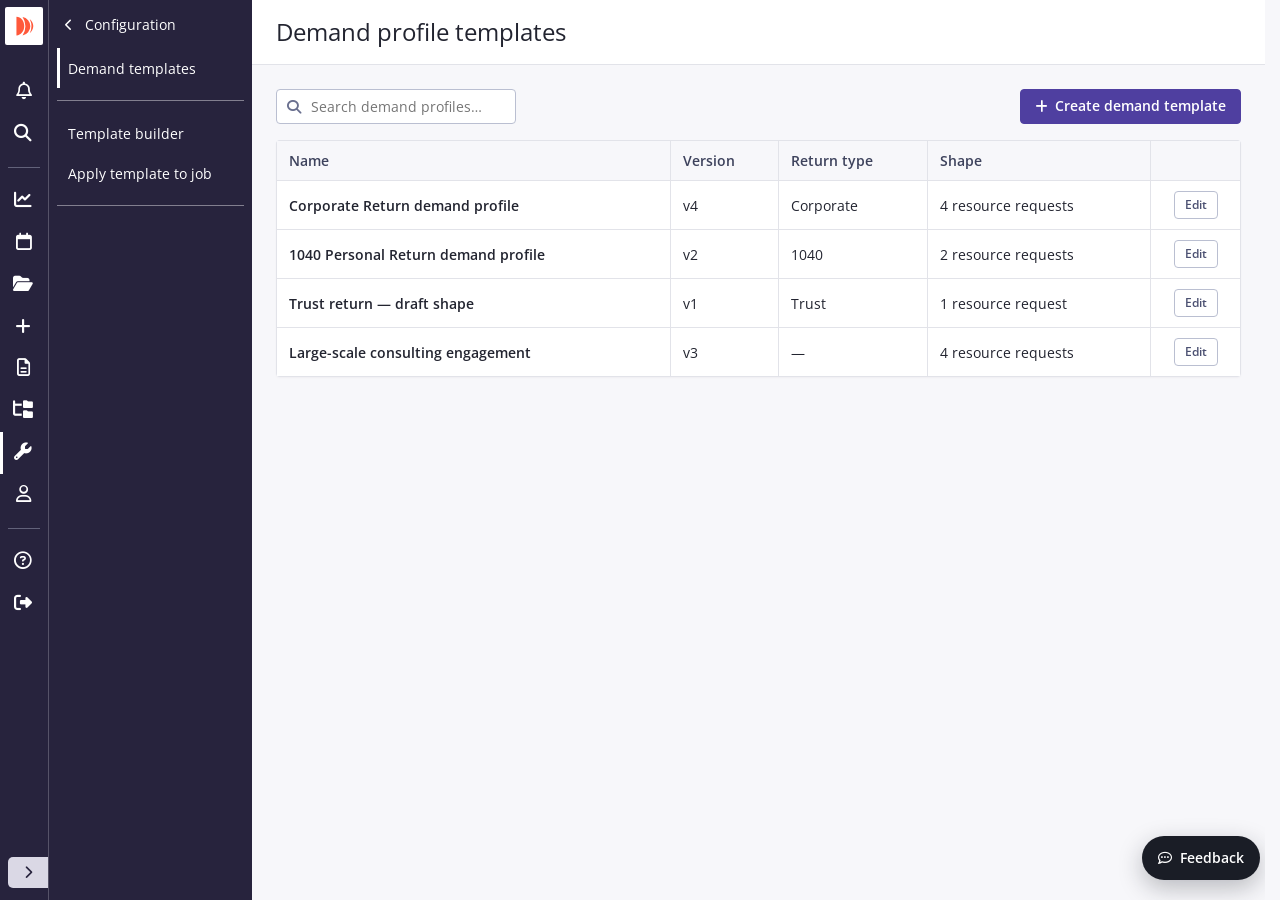
<file: mocks/demand-profile-templates.html>
<!DOCTYPE html>
<html lang="en-GB" data-prototype-id="demand-profile-templates" data-prototype-title="Demand profile templates">
<head>
<meta charset="UTF-8" />
<meta name="viewport" content="width=device-width, initial-scale=1.0" />
<title>Dayshape — Demand profile templates</title>
<link rel="preconnect" href="https://fonts.googleapis.com" />
<link rel="preconnect" href="https://fonts.gstatic.com" crossorigin />
<link href="https://fonts.googleapis.com/css2?family=Open+Sans:ital,wght@0,400;0,600;0,700;1,400&display=swap" rel="stylesheet" />
<link rel="stylesheet" href="https://cdnjs.cloudflare.com/ajax/libs/font-awesome/6.5.1/css/all.min.css" />
<style>
/* ============================================================
   Dayshape design tokens
   ============================================================ */
:root {
  --primary: #4f3fa0;
  --primary-emphasis: #403577;
  --primary-strong: #322862;
  --primary-subtle: #f0effb;
  --primary-accent: #dedaf4;

  --surface-primary: #4f3fa0;
  --surface-primary-emphasis: #403577;
  --surface-primary-accent: #dedaf4;
  --surface-accent: #e2e3e9;
  --surface-default: #fff;
  --surface-subtle-light: #f7f7fa;
  --surface-subtle-dark: #f1f1f4;
  --surface-list-item-hover: #f1f1f4;
  --surface-list-item-selected-light: #f0effb;
  --surface-container-default: #f1f1f4;
  --surface-container-hover: #e2e3e9;
  --surface-eng-01: #0295b2;
  --surface-data-secondary: #6881c5;
  --surface-success: #078138;
  --surface-success-strong: #07602b;
  --surface-success-subtle: #e1faeb;
  --surface-danger: #a3003c;
  --surface-danger-strong: #7a002d;
  --surface-danger-subtle: #feecf2;
  --surface-warning: #fff0e0;
  --surface-warning-subtle: #fff0e0;
  --surface-info-subtle: #edf0f8;
  --surface-overlay: rgba(0, 0, 0, 0.5);
  --surface-inverse-divider: rgba(255, 255, 255, 0.3);
  --focus-ring-primary: rgba(79, 63, 160, 0.12);
  --focus-ring-success: rgba(7, 129, 56, 0.14);
  --shadow-xs: 0 1px 2px rgba(39, 35, 61, 0.04);
  --shadow-footer: 0 -4px 10px rgba(39, 35, 61, 0.08);

  /* Phase trait colours copied from the current templating mock */
  --phase-depreciation: #ff8d6c;
  --phase-gather-organize: #0295b2;
  --phase-roll-binder: #7c3aed;
  --phase-ext-prepare: #16a34a;
  --phase-ext-review: #ea580c;
  --phase-ext-signer-approval: #db2777;
  --phase-gcc-prepare: #0891b2;
  --phase-gcc-review: #ca8a04;
  --phase-intl-prepare: #6366f1;
  --phase-intl-review: #14b8a6;
  --phase-prep-trait: #dc2626;
  --phase-tax-detailed-review: #7059e8;
  --phase-tax-prep: #167983;
  --phase-tax-project-leader: #d97706;
  --phase-tax-signer-approval: #2563eb;
  --phase-tax-technical-review: #4c5172;
  /* Legacy seeded examples retain their existing planning colours. */
  --phase-prep: #ff8d6c;
  --phase-first-review: #0295b2;
  --phase-second-review: #6881c5;
  --phase-specialist-review: #167983;
  --phase-partner-review: #4c5172;
  --phase-client-delivery: #4f3fa0;
  --phase-planning: #9a6fb0;
  --phase-fieldwork: #2f8f6b;
  --text-default: #222430;
  --text-accent: #4c5172;
  --text-emphasis: #3d425c;
  --text-subtle: #6a708f;
  --icon-default: #222430;
  --text-primary: #4f3fa0;
  --text-link-color: #7059e8;
  --text-inverse: #fff;
  --text-success: #078138;
  --text-success-dark: #07602b;
  --text-danger: #a3003c;
  --text-warning-strong: #804003;
  --text-info-dark: #293b6b;

  --icon-subtle: #6a708f;
  --icon-size-default: 12px;
  --border-subtle: #e2e3e9;
  --border-default: #babfd1;
  --border-primary: #4f3fa0;
  --border-primary-subtle: #dedaf4;
  --border-primary-accent: #9b8bf0;
  --border-primary-focus: #9b8bf0;
  --border-success: #078138;
  --border-success-subtle: #c9efd8;
  --border-danger: #a3003c;
  --border-danger-subtle: #fdd9e6;
  --border-warning-subtle: #ffd9ad;
  --border-info-subtle: #dae0f1;

  --deep-black: #27233d;
  --neutral-deep-grey-14: #dad8e5;
  --neutral-grey-d3: #898da4;

  --font-family: "Open Sans", "Helvetica Neue", Helvetica, Arial, sans-serif;
  --font-family-body: "Open Sans", "Helvetica Neue", Helvetica, Arial, sans-serif;
  --font-family-heading: "Open Sans", "Helvetica Neue", Helvetica, Arial, sans-serif;
  --font-size-medium: 0.875rem;
  --font-size-small: 0.75rem;
  --font-size-extra-small: 0.6875rem;
  --font-size-h1: 1.5rem;
  --font-size-h2: 1.25rem;
  --font-size-h3: 0.875rem;
  --font-weight-regular: 400;
  --font-weight-semibold: 600;
  --font-weight-bold: 700;

  --padding-xxs: 0.25rem;
  --padding-xs: 0.5rem;
  --padding-sm: 0.75rem;
  --padding-md: 1rem;
  --padding-lg: 1.5rem;

  --border-radius-default: 4px;
  --border-radius-lg: 8px;
  --border-radius-circle: 100px;
}

* { box-sizing: border-box; }
html, body { margin: 0; padding: 0; height: 100%; }
/* Reserve the scrollbar gutter so short and tall screens keep the same content width */
html { scrollbar-gutter: stable; }
body {
  font-family: var(--font-family);
  font-size: var(--font-size-medium);
  color: var(--text-default);
  background: var(--surface-subtle-light);
}
button, input, select { font-family: inherit; }
a { color: var(--text-link-color); text-decoration: none; }

/* ---- App shell ---- */
.App { display: flex; min-height: 100vh; }
.NavBar {
  width: 252px; flex: 0 0 252px; background: var(--deep-black);
  display: flex; position: sticky; top: 0; height: 100vh; overflow: hidden;
}
.NavBar-rail {
  width: 48px; flex: 0 0 48px; background: var(--deep-black);
  display: flex; flex-direction: column; min-height: 100%;
}
.NavBar-logoWrapper { height: 42px; margin: 5px 5px 24px; display: flex; align-items: center; justify-content: center; }
.NavBar-dayshapeIcon { background: var(--surface-default); border-radius: 2px; height: 38px; width: 38px; object-fit: cover; }
.NavBar-mainMenuContent { list-style: none; padding: 0; margin: 0; overflow-y: auto; flex: 1 1 auto; }
.NavBar-li { min-height: 42px; border-left: solid 3px transparent; position: relative; }
.NavBar-li:hover, .NavBar-li.is-active { border-left-color: var(--text-inverse); }
.NavBar-menuLink {
  height: 40px; padding: 12px 10px; color: var(--text-inverse);
  display: flex; align-items: center; cursor: pointer; text-decoration: none;
}
.NavBar-menuLink:hover { color: var(--text-inverse); text-decoration: none; }
.NavBar-menuIcon { width: 1.25rem; text-align: center; font-size: 1.1rem; }
.NavBar-li:hover .NavBar-menuIcon, .NavBar-li.is-active .NavBar-menuIcon { font-weight: 900; }
.NavBar-hr { border: 0; border-top: solid 1px var(--neutral-grey-d3); margin: 12px 8px; opacity: .6; }
.NavBar-menuBottom { display: flex; flex-direction: column; align-items: flex-end; padding-bottom: 12px; }
.NavBar-expandButton {
  background: var(--neutral-deep-grey-14); height: 31px; width: 40px;
  display: flex; align-items: center; justify-content: center;
  border-radius: 5px 0 0 5px; border: 0; cursor: pointer; color: var(--deep-black);
}
.NavBar-li[data-tooltip]::after {
  content: attr(data-tooltip);
  position: absolute; left: 52px; top: 50%; transform: translateY(-50%);
  background: var(--deep-black); color: var(--text-inverse); font-size: var(--font-size-small);
  font-weight: var(--font-weight-semibold); padding: 6px 10px;
  border-radius: var(--border-radius-default); white-space: nowrap;
  opacity: 0; visibility: hidden; pointer-events: none; z-index: 200;
}
.NavBar-li:hover[data-tooltip]::after { opacity: 1; visibility: visible; }
.NavBar-subnav {
  width: 204px; flex: 0 0 204px; min-height: 100%;
  padding: 0 8px; background: var(--deep-black);
  border-left: 1px solid rgba(255,255,255,.22); color: var(--text-inverse);
}
.NavBar-subnavHeader {
  display: flex; align-items: center; gap: 8px; height: 48px;
  padding: 0 4px; font-size: var(--font-size-medium); font-weight: var(--font-weight-regular);
}
.NavBar-subnavBack {
  width: 16px; padding: 0; border: 0; background: transparent;
  color: var(--text-inverse); cursor: pointer; font-size: 12px;
}
.NavBar-subnavGroup { padding: 0 0 12px; border-bottom: 1px solid rgba(255,255,255,.42); }
.NavBar-subnavGroup + .NavBar-subnavGroup { padding-top: 12px; }
.NavBar-subnavLink {
  display: flex; align-items: center; min-height: 40px; padding: 0 4px 0 8px;
  border-left: 3px solid transparent; color: var(--text-inverse);
  font-size: var(--font-size-medium); font-weight: var(--font-weight-regular);
}
.NavBar-subnavLink:hover, .NavBar-subnavLink.is-active {
  border-left-color: var(--text-inverse); color: var(--text-inverse);
}

.Main { flex: 1 1 auto; min-width: 0; display: flex; flex-direction: column; }
.TopBar {
  background: var(--surface-default); border-bottom: 1px solid var(--border-subtle);
  padding: 16px var(--padding-lg); display: flex; align-items: center; gap: 8px;
  position: sticky; top: 0; z-index: 30;
}
.TopBar-title {
  font-size: 24px; line-height: 32px; font-weight: var(--font-weight-regular);
  color: var(--text-default); margin: 0;
}
.TopBar-spacer { flex: 1 1 auto; }
.Btn-iconOnly.TopBar-back {
  position: relative; flex: 0 0 32px; width: 32px; height: 32px; min-height: 32px;
  padding: 0; border: 0; border-radius: var(--border-radius-circle);
  background: var(--surface-accent); color: var(--icon-default);
  font-size: 14px;
}
.Btn-iconOnly.TopBar-back:hover { background: var(--surface-accent); color: var(--icon-default); }
.TopBar-back::after {
  content: attr(data-tooltip); position: absolute; left: 50%; top: calc(100% + 6px);
  transform: translateX(-50%); z-index: 200; pointer-events: none;
  padding: 6px 10px; border-radius: var(--border-radius-default);
  background: var(--deep-black); color: var(--text-inverse);
  font-size: var(--font-size-small); font-weight: var(--font-weight-semibold);
  white-space: nowrap; opacity: 0; visibility: hidden;
}
.TopBar-back:hover::after, .TopBar-back:focus-visible::after { opacity: 1; visibility: visible; }

.Btn {
  font-size: var(--font-size-medium); font-weight: var(--font-weight-semibold);
  border-radius: var(--border-radius-default); border: 1px solid var(--border-default);
  padding: 7px 14px; min-height: 35px; cursor: pointer; display: inline-flex; align-items: center; gap: 7px;
  line-height: 1.2; background: var(--surface-default); color: var(--text-accent); white-space: nowrap;
}
.Btn:hover { background: var(--surface-subtle-dark); }
.Btn--primary { background: var(--surface-primary); color: var(--text-inverse); border-color: var(--surface-primary); }
.Btn--primary:hover { background: var(--primary-emphasis); }
.Btn--primary:disabled, .Btn:disabled { opacity: .45; cursor: not-allowed; }
.Btn--sm { padding: 4px 10px; font-size: var(--font-size-small); min-height: 28px; }
.Btn-iconOnly {
  width: 35px; height: 35px; padding: 0; display: inline-flex; align-items: center; justify-content: center;
  border: 1px solid transparent; background: transparent; border-radius: var(--border-radius-default);
  color: var(--icon-subtle); cursor: pointer;
}
.Btn-iconOnly:hover { background: var(--surface-list-item-hover); color: var(--text-accent); }
.Btn-iconOnly:disabled { opacity: .45; cursor: not-allowed; }
.Btn-iconOnly.is-locked {
  color: var(--text-primary); background: var(--surface-list-item-selected-light);
  border-color: var(--border-primary-subtle);
}

.Page { padding: var(--padding-lg); flex: 1 1 auto; }
.Page--narrow { width: 100%; max-width: none; }
#screen-catalogue { width: 100%; }
#screen-wizard { padding-bottom: calc(60px + var(--padding-lg)); }

.Pill {
  display: inline-flex; align-items: center; gap: 4px; height: 24px; padding: 0 8px;
  border-radius: var(--border-radius-circle); font-size: var(--font-size-small); font-weight: var(--font-weight-semibold);
  border: 1px solid transparent; white-space: nowrap;
}
.Pill--neutral { background: var(--surface-subtle-dark); color: var(--text-accent); border-color: var(--border-subtle); }
.Pill--success { background: var(--surface-success-subtle); color: var(--text-success-dark); border-color: var(--border-success-subtle); }
.Pill--warning { background: var(--surface-warning-subtle); color: var(--text-warning-strong); border-color: var(--border-warning-subtle); }
.Pill--secondary { background: var(--primary-subtle); color: var(--text-primary); border-color: var(--border-primary-subtle); }

.Field { display: flex; flex-direction: column; gap: 6px; margin-bottom: 14px; }
.Field-label { font-size: var(--font-size-medium); font-weight: var(--font-weight-semibold); color: var(--text-default); }
.Field-hint { font-size: var(--font-size-small); color: var(--text-subtle); line-height: 1.4; }
.Field-row { display: grid; grid-template-columns: repeat(2, minmax(0, 1fr)); gap: 14px; }
@media (max-width: 900px) { .Field-row { grid-template-columns: 1fr; } }
.DetailsFields { display: flex; flex-direction: column; gap: var(--padding-md); max-width: 720px; }
.DetailsFields .Field { margin-bottom: 0; gap: 8px; }
.DetailsFields .Field-row { width: 100%; gap: var(--padding-lg); }
.DetailsFields .Field-row--single { grid-template-columns: minmax(0, 1fr); }
.DetailsFields .Input, .DetailsFields .Select,
.DetailsFields .TreeInput .Input { min-height: 40px; }
.DetailsFields .TreeInput-append { min-height: 40px; }
.DetailsFields .BtnGroup { min-height: 40px; }
.DetailsFields .Field > .BtnGroup { align-self: flex-start; width: max-content; }
.DetailsFields .BtnGroup > button { min-height: 38px; padding-inline: 16px; }
.DetailsFields .BusinessUnitTree { max-width: 690px; }
.Input, .Select {
  border: 1px solid var(--border-default); border-radius: var(--border-radius-default);
  background: var(--surface-default); padding: 0 12px; min-height: 35px;
  font-size: var(--font-size-medium); color: var(--text-default); width: 100%; outline: none;
}
.Input:focus, .Select:focus { border-color: var(--border-primary); box-shadow: 0 0 0 3px var(--focus-ring-primary); }
.Select {
  appearance: none; padding-right: 30px; cursor: pointer;
  background-image: url("data:image/svg+xml;utf8,<svg xmlns='http://www.w3.org/2000/svg' width='12' height='12' viewBox='0 0 12 12'><path fill='%236a708f' d='M2 4l4 4 4-4z'/></svg>");
  background-repeat: no-repeat; background-position: right 10px center;
}
.input-group { display: flex; flex-wrap: nowrap; align-items: stretch; width: auto; max-width: none; }
.input-group .Input {
  border-radius: var(--border-radius-default) 0 0 var(--border-radius-default);
  border-right: 0; width: 72px; max-width: 72px; flex: 0 0 72px;
  padding: 0 12px; text-align: left; color: var(--text-emphasis);
}
.input-group-text {
  display: flex; align-items: center; justify-content: center;
  width: 35px; min-width: 35px; min-height: 35px; padding: 0;
  font-size: var(--font-size-medium); font-weight: var(--font-weight-regular);
  background: var(--surface-subtle-dark);
  border: 1px solid var(--border-default); border-left: 0;
  border-radius: 0 var(--border-radius-default) var(--border-radius-default) 0;
  color: var(--text-emphasis); flex: 0 0 35px;
}
.SegRow .input-group { width: 107px; }
.SegRow .input-group .Input { width: 72px; max-width: 72px; flex: 0 0 72px; }

/* Dayshape TreeInput — grade / role pickers */
.TreeInput { position: relative; width: 100%; min-width: 180px; }
.TreeInput .input-group { max-width: none; width: 100%; }
.TreeInput .input-group .Input {
  width: auto; max-width: none; flex: 1 1 auto; min-width: 0;
}
.TreeInput-append {
  display: flex; align-items: center; justify-content: center;
  min-width: 35px; min-height: 35px; padding: 0 10px;
  border: 1px solid var(--border-default); border-left: 0;
  border-radius: 0 var(--border-radius-default) var(--border-radius-default) 0;
  background: var(--surface-subtle-dark); color: var(--icon-subtle); cursor: pointer;
  flex: 0 0 auto;
}
.TreeInput-append:hover { background: var(--surface-list-item-hover); color: var(--text-accent); }
.TreeInput-append:not(:last-child) { border-radius: 0; }
.TreeInput-clear {
  background: var(--surface-default); color: var(--icon-subtle);
}
.TreeInput-status {
  background: var(--surface-default); color: var(--text-success);
  cursor: default;
}
.TreeInput-status:hover { background: var(--surface-default); color: var(--text-success); }
.TreeInput.is-open { z-index: 90; }
.TreeInput.is-open .Input {
  border-color: var(--border-primary);
  box-shadow: 0 0 0 3px var(--focus-ring-primary);
}
.TreeInput.is-open .TreeInput-append { border-color: var(--border-primary); }
.TreeInput.is-valid .Input {
  border-color: var(--border-success);
  box-shadow: 0 0 0 3px var(--focus-ring-success);
}
.TreeInput.is-valid .TreeInput-append { border-color: var(--border-success); }
.TreeInput-treeView {
  display: none; position: absolute; left: 0; right: 0; top: calc(100% + 2px);
  max-height: 220px; overflow-y: auto; z-index: 80;
  background: var(--surface-default); border: 1px solid var(--border-default);
  border-radius: var(--border-radius-default); box-shadow: var(--shadow-footer);
}
.TreeInput-treeView.is-visible { display: block; }
.TreeInput-node {
  display: flex; align-items: center; gap: var(--padding-xs);
  width: 100%; min-height: 35px; padding: 6px 12px; border: 0;
  background: transparent; color: var(--text-default); text-align: left;
  font-family: inherit; font-size: var(--font-size-medium); cursor: pointer;
}
.TreeInput-node:hover { background: var(--surface-list-item-hover); }
.TreeInput-node.is-selected {
  font-weight: var(--font-weight-semibold);
  background: var(--surface-list-item-selected-light); color: var(--text-primary);
}
.TreeInput-node i { color: var(--icon-subtle); width: 1rem; text-align: center; }
.TreeInput[data-picker-type="grade"] .TreeInput-node {
  min-height: 42px; padding-left: var(--padding-lg);
}
.TreeInput-empty {
  padding: 10px 12px; color: var(--text-subtle); font-size: var(--font-size-small);
}
.BusinessUnitTree .TreeInput-treeView { max-height: 280px; }
.BusinessUnitTree .TreeInput-node { padding-left: 8px; }
.BusinessUnitTree .TreeInput-node--root { padding-left: 4px; font-weight: var(--font-weight-semibold); }
.BusinessUnitTree .TreeInput-node--child { padding-left: 20px; }
.BusinessUnitTree-chevron {
  display: inline-grid; place-items: center; width: 16px; height: 16px; flex: 0 0 16px;
  color: var(--icon-subtle); font-size: 11px;
}
.BusinessUnitTree-chevron.is-empty { visibility: hidden; }
.ValidIcon { color: var(--text-success); margin-left: var(--padding-xxs); }
.BtnGroup {
  display: inline-flex; align-items: stretch; width: auto;
  border: 1px solid var(--surface-primary-emphasis);
  border-radius: var(--border-radius-default); overflow: hidden; background: var(--surface-default);
}
.BtnGroup > button {
  appearance: none; flex: 0 0 auto; border: 0; margin: 0; min-height: 35px; padding: 0 14px;
  background: transparent; color: var(--text-accent); font: inherit;
  font-size: var(--font-size-small); font-weight: var(--font-weight-semibold); cursor: pointer;
}
.BtnGroup > button + button { border-left: 1px solid var(--surface-primary-emphasis); }
.BtnGroup > button:hover { background: var(--surface-subtle-dark); }
.BtnGroup > button.is-active {
  background: var(--surface-primary-emphasis); color: var(--text-inverse);
}
.BtnGroup > button.is-active:hover { background: var(--surface-primary-emphasis); }
.DurationControl { display: flex; align-items: stretch; gap: var(--padding-xs); max-width: 450px; }
.DurationControl > .Input { width: 120px; flex: 0 0 120px; }
.DurationControl .BtnGroup > button { min-width: 64px; }
.DurationEquivalent { min-height: 18px; margin-top: 2px; }
.StructureTimeline {
  margin-bottom: var(--padding-md); padding: var(--padding-md);
  border: 1px solid var(--border-subtle); border-radius: var(--border-radius-default);
  background: var(--surface-subtle-light);
}
.StructureTimeline-title {
  margin: 0 0 var(--padding-sm); font-size: var(--font-size-medium);
  font-weight: var(--font-weight-semibold);
}
.StructureTimeline-head {
  display: flex; align-items: center; justify-content: space-between; flex-wrap: wrap; gap: var(--padding-sm);
  margin-bottom: var(--padding-sm);
}
.StructureTimeline-head .StructureTimeline-title { margin: 0; }
.SequenceToggle {
  display: inline-flex; align-items: center; gap: 7px; white-space: nowrap;
  color: var(--text-default); font-size: var(--font-size-small); cursor: pointer;
}
.SequenceToggle input { width: 16px; height: 16px; margin: 0; accent-color: var(--primary); }
.StructureTimeline-headEnd {
  display: flex; align-items: center; justify-content: flex-end; flex-wrap: wrap;
  gap: var(--padding-xs) var(--padding-sm); min-width: 0; margin-left: auto;
}
.SequenceWarning { display: flex; align-items: center; gap: 6px; margin: 0; min-width: 0; text-align: left; }

/* Hover help: a small looping diagram of what a delay does under the current setting. */
.SequenceHelp { position: relative; display: inline-flex; }
.SequenceHelp-trigger {
  appearance: none; border: 0; padding: 0; margin: 0; background: transparent; cursor: help;
  display: inline-flex; align-items: center; justify-content: center; width: 20px; height: 20px;
  color: var(--icon-subtle); font-size: 13px; border-radius: 50%;
}
.SequenceHelp-trigger:hover { color: var(--text-accent); }
.SequenceHelp-trigger:focus-visible { outline: 2px solid var(--border-primary); outline-offset: 2px; }
.SequenceHelp-pop {
  position: absolute; top: calc(100% + 8px); right: 0; z-index: 30; width: 250px;
  display: flex; flex-direction: column; gap: 8px; padding: 12px;
  background: var(--surface-default); border: 1px solid var(--border-default);
  border-radius: var(--border-radius-default); box-shadow: 0 4px 16px rgba(39, 35, 61, 0.12);
  opacity: 0; visibility: hidden; pointer-events: none; transition: opacity .15s ease;
  text-align: left; white-space: normal;
}
.SequenceHelp:hover .SequenceHelp-pop,
.SequenceHelp:focus-within .SequenceHelp-pop { opacity: 1; visibility: visible; }
.SequenceHelp-title {
  font-size: var(--font-size-small); font-weight: var(--font-weight-semibold); color: var(--text-default);
}
.SequenceHelp-demo { display: flex; flex-direction: column; gap: 5px; }
.SequenceHelp-row { display: flex; align-items: center; gap: 8px; }
.SequenceHelp-rowLabel {
  flex: 0 0 44px; font-size: var(--font-size-extra-small); color: var(--text-subtle);
}
.SequenceHelp-track {
  position: relative; flex: 1 1 auto; height: 14px; border-radius: 3px;
  background: var(--surface-subtle-dark);
}
.SequenceHelp-bar { position: absolute; top: 2px; height: 10px; width: 40%; border-radius: 3px; }
.SequenceHelp-bar--first { left: 0; background: var(--phase-tax-prep); }
.SequenceHelp-bar--second { left: 42%; background: var(--phase-tax-detailed-review); }
@keyframes sequenceSlip {
  0%, 14% { transform: translateX(0); }
  36%, 70% { transform: translateX(42%); }
  92%, 100% { transform: translateX(0); }
}
.SequenceHelp:hover .SequenceHelp-bar--first,
.SequenceHelp:focus-within .SequenceHelp-bar--first {
  animation: sequenceSlip 3s ease-in-out infinite;
}
/* Only the "no overlap" rule pushes the following work along. */
.SequenceHelp:not(.is-overlap):hover .SequenceHelp-bar--second,
.SequenceHelp:not(.is-overlap):focus-within .SequenceHelp-bar--second {
  animation: sequenceSlip 3s ease-in-out infinite;
}
.SequenceHelp-note { font-size: var(--font-size-extra-small); color: var(--text-subtle); line-height: 1.4; }
@media (prefers-reduced-motion: reduce) {
  .SequenceHelp .SequenceHelp-bar { animation: none !important; }
}

.Range {
  width: 100%; accent-color: var(--primary); cursor: pointer; height: 35px;
}
.Range:disabled { opacity: .45; cursor: not-allowed; }

.u-table {
  width: 100%; border-collapse: separate; border-spacing: 0; background: var(--surface-default);
  font-size: var(--font-size-medium); box-shadow: var(--shadow-xs);
  border-radius: var(--border-radius-default); overflow: hidden;
}
.u-table thead th {
  background: var(--surface-subtle-light); text-align: left; font-weight: var(--font-weight-semibold);
  color: var(--text-emphasis); padding: 10px 12px;
  border-top: 1px solid var(--border-subtle); border-bottom: 1px solid var(--border-subtle);
  border-right: 1px solid var(--border-subtle); white-space: nowrap;
}
.u-table thead th:first-child { border-left: 1px solid var(--border-subtle); }
.u-table tbody td {
  padding: 10px 12px; border-bottom: 1px solid var(--border-subtle);
  border-right: 1px solid var(--border-subtle); vertical-align: middle;
}
.u-table tbody td:first-child { border-left: 1px solid var(--border-subtle); }
.u-table.table-hover tbody tr { cursor: pointer; }
.u-table.table-hover tbody tr:hover td { background: var(--surface-list-item-hover); }
.cell-name { font-weight: var(--font-weight-semibold); color: var(--text-default); }
.cell-muted { color: var(--text-subtle); }

.Panel {
  background: var(--surface-default); border: 1px solid var(--border-subtle);
  border-radius: var(--border-radius-default); padding: var(--padding-md);
}
.Panel--quiet { background: var(--surface-subtle-light); border-color: var(--border-subtle); }
.Wizard-stepTitle {
  margin: 0 0 var(--padding-xxs); font-size: var(--font-size-h2);
  font-weight: var(--font-weight-semibold); color: var(--text-default);
}
.Wizard-stepIntro {
  margin: 0 0 var(--padding-lg);
  color: var(--text-subtle);
  line-height: 1.45;
}
.Wizard-footer {
  position: fixed; left: 48px; right: 0; bottom: 0; z-index: 40;
  margin: 0;
  padding: var(--padding-sm) var(--padding-lg);
  border-top: 1px solid var(--border-default); min-height: 60px;
  background: var(--surface-default); box-shadow: var(--shadow-footer);
}
.Wizard-footerInner {
  display: flex; align-items: center; gap: var(--padding-sm);
  width: 100%; max-width: 1224px; margin: 0 auto;
}
.Wizard-footerActions { display: flex; align-items: center; gap: var(--padding-sm); margin-left: auto; }
.Wizard-footerSummary { font-size: var(--font-size-small); color: var(--text-subtle); }

.Banner {
  display: flex; align-items: flex-start; gap: 10px; padding: 12px 14px;
  border-radius: var(--border-radius-default); border: 1px solid transparent; margin-bottom: 16px;
}
.Banner--info { background: var(--surface-info-subtle); border-color: var(--border-info-subtle); color: var(--text-info-dark); }
.Banner--success { background: var(--surface-success-subtle); border-color: var(--border-success-subtle); color: var(--text-success-dark); }
.Banner--danger { background: var(--surface-danger-subtle); border-color: var(--border-danger-subtle); color: var(--text-danger); }
.Banner--warn { background: var(--surface-warning-subtle); border-color: var(--border-warning-subtle); color: var(--text-warning-strong); }

.Toolbar { display: flex; align-items: center; gap: 10px; margin-bottom: 16px; flex-wrap: wrap; }
.Toolbar-spacer { flex: 1 1 auto; }
.Search {
  display: inline-flex; align-items: center; gap: 8px; border: 1px solid var(--border-default);
  border-radius: var(--border-radius-default); padding: 0 10px;
  background: var(--surface-default); height: 35px; min-width: 240px;
}
.Search input { border: 0; outline: none; flex: 1; font-size: var(--font-size-medium); }
.Search i { color: var(--icon-subtle); }

/* ============================================================
   Daylight Stepper — vertical wizard navigation
   ============================================================ */
.Stepper {
  display: flex; list-style: none; margin: 0; padding: 0;
}
.Wizard-layout {
  display: grid;
  grid-template-columns: 240px minmax(0, 960px);
  gap: var(--padding-lg);
  align-items: start;
  justify-content: center;
  width: 100%;
  max-width: 1224px;
  margin: 0 auto;
}
.Wizard-sidebar {
  position: sticky;
  top: 84px;
  padding: var(--padding-md);
  background: var(--surface-default);
  border: 1px solid var(--border-subtle);
  border-radius: var(--border-radius-default);
}
.Wizard-content { min-width: 0; width: 100%; }
.Stepper--vertical {
  flex-direction: column;
  gap: var(--padding-xs);
  align-items: stretch;
  width: 100%;
}
.Stepper-step { display: flex; min-width: 0; }
.Stepper--vertical .Stepper-step {
  flex-direction: row;
  align-items: stretch;
  gap: var(--padding-md);
  width: 100%;
}
.Stepper--vertical .Stepper-step.is-locked .Stepper-info { opacity: 0.5; }
.Stepper-indicator {
  display: flex; flex-direction: column; align-items: center; gap: var(--padding-xs);
  flex-shrink: 0; min-height: 67px; align-self: stretch;
}
.Stepper-marker {
  box-sizing: border-box; width: 27px; height: 27px; border-radius: var(--border-radius-circle);
  display: flex; align-items: center; justify-content: center; flex-shrink: 0;
  font-size: var(--font-size-small); font-weight: var(--font-weight-semibold); line-height: 1;
  transition: background-color 180ms ease, color 180ms ease, transform 180ms ease;
  cursor: pointer;
}
.Stepper-marker:hover { transform: scale(1.06); }
.Stepper-marker:focus-visible { outline: 2px solid var(--border-primary-focus); outline-offset: 3px; }
.Stepper-step.is-locked .Stepper-marker { cursor: not-allowed; opacity: .5; }
.Stepper-marker--current { background: var(--surface-primary); color: var(--text-inverse); }
.Stepper-marker--future { background: var(--surface-container-default); color: var(--text-emphasis); }
.Stepper-marker--current:hover { background: var(--surface-primary-emphasis); }
.Stepper-marker--done { background: var(--surface-success); color: var(--text-inverse); }
.Stepper-marker--done:hover { background: var(--surface-success-strong); }
.Stepper-marker--error { background: var(--surface-danger); color: var(--text-inverse); }
.Stepper-number { display: block; text-align: center; }
.Stepper-check, .Stepper-errorIcon { font-size: var(--icon-size-default); line-height: 1; color: var(--text-inverse); }
.Stepper-line {
  position: relative; overflow: hidden; flex: 1 1 auto; min-width: 0; min-height: 0;
  background-color: var(--border-subtle);
}
.Stepper-line::after {
  position: absolute; inset: 0; background-color: var(--border-subtle); content: "";
}
.Stepper-line--horizontal { height: 2px; width: auto; align-self: center; }
.Stepper-line--horizontal::after { transform-origin: left; }
.Stepper-line--vertical { width: 2px; min-height: 28px; flex: 1 1 auto; }
.Stepper-line--vertical::after { transform-origin: top; }
.Stepper-lineSpacer { flex: 1 1 auto; min-width: 0; height: 2px; }
.Stepper-line--active::after { background-color: var(--border-primary-accent); }
.Stepper-line--inactive::after { background-color: var(--border-subtle); }
.Stepper-line--success::after { background-color: var(--border-success); }
.Stepper-line--error::after { background-color: var(--border-danger); }
.Stepper-info { display: flex; flex-direction: column; gap: var(--padding-xxs); flex: 1 1 auto; min-width: 0; padding-bottom: var(--padding-sm); overflow-wrap: anywhere; }
.Stepper-info--centered { align-items: center; text-align: center; }
.Stepper--vertical .Stepper-info { align-items: flex-start; text-align: left; padding-top: 3px; }
.Stepper--vertical .Stepper-step--last .Stepper-indicator { min-height: 0; }
.Stepper-title {
  margin: 0; font-size: var(--font-size-h3); font-weight: var(--font-weight-semibold);
  line-height: normal; color: var(--text-emphasis);
}
.Stepper-step--current .Stepper-title { color: var(--text-primary); }
.Stepper-step--done .Stepper-title { color: var(--text-success); }
.Stepper-step--error .Stepper-title { color: var(--text-danger); }
.Stepper-description {
  margin: 0; font-size: var(--font-size-medium); font-weight: var(--font-weight-regular);
  line-height: 21px; color: var(--text-accent);
}

/* Details layout + shape preview */
.DetailsWorkspace {
  display: grid; grid-template-columns: minmax(0, 1fr);
  gap: var(--padding-lg); align-items: start;
}
.Wizard-metaFields { max-width: 620px; }
.DetailsMain { min-width: 0; }
.ShapePreview {
  min-width: 0; padding: var(--padding-md); position: static; order: -1;
  background: var(--surface-subtle-light); border: 1px solid var(--border-subtle);
  border-radius: var(--border-radius-default);
}
.ShapePreview-title {
  margin: 0 0 var(--padding-md); font-size: var(--font-size-medium);
  font-weight: var(--font-weight-semibold); color: var(--text-default);
}
.ShapePreview-head {
  display: flex; align-items: center; gap: var(--padding-sm);
  margin-bottom: var(--padding-md);
}
.ShapePreview-head .ShapePreview-title { margin: 0; flex: 1 1 auto; }
.ShapeTimeline { display: flex; flex-direction: column; gap: var(--padding-sm); margin: 0; }
.ShapeLabels {
  display: grid; grid-template-columns: 1fr auto 1fr; align-items: end; gap: var(--padding-xs);
  min-width: 0; font-size: var(--font-size-extra-small); font-weight: var(--font-weight-semibold);
  color: var(--text-subtle);
}
.ShapeLabels span { min-width: 0; white-space: normal; line-height: 1.25; }
.ShapeLabels span:nth-child(2) { color: var(--text-primary); text-align: center; }
.ShapeLabels span:last-child { color: var(--text-default); text-align: right; }
.ShapeBarWrap { position: relative; min-width: 0; }
.ShapeBar {
  display: flex; width: 100%; height: 40px; border-radius: var(--border-radius-default); overflow: hidden;
  background: var(--surface-subtle-dark); border: 1px solid var(--border-subtle);
}
.ShapeSeg {
  display: flex; align-items: center; justify-content: center; overflow: hidden;
  color: var(--text-inverse); font-size: var(--font-size-small); font-weight: var(--font-weight-semibold);
  border-right: 1px solid var(--surface-inverse-divider); min-width: 0;
  cursor: pointer;
}
/* Uncoloured segments sit on a light background, so the inverse divider would vanish */
.ShapeSeg--plain { border-right-color: var(--border-default); }
.ShapeSeg:last-child { border-right: 0; }
.ShapeSeg:focus-visible { outline: 2px solid var(--border-primary); outline-offset: -2px; z-index: 1; }
.ShapeSegPopover {
  position: fixed; z-index: 1200; min-width: 168px; max-width: 260px;
  padding: 10px 12px; background: var(--surface-default);
  border: 1px solid var(--border-default); border-radius: var(--border-radius-default);
  box-shadow: 0 4px 16px rgba(39, 35, 61, 0.12);
  opacity: 0; visibility: hidden; pointer-events: none;
  transform: translate(-50%, calc(-100% - 10px));
}
.ShapeSegPopover.is-open { opacity: 1; visibility: visible; }
.ShapeSegPopover-title {
  display: flex; align-items: center; gap: 8px;
  font-size: var(--font-size-medium); font-weight: var(--font-weight-semibold);
  color: var(--text-default); margin: 0 0 6px;
}
.ShapeSegPopover-title .fa-clock { color: var(--icon-subtle); font-size: 12px; width: 14px; text-align: center; }
.ShapeSegPopover-rows { display: flex; flex-direction: column; gap: 4px; }
.ShapeSegPopover-row {
  display: flex; justify-content: space-between; gap: 16px;
  font-size: var(--font-size-small); color: var(--text-subtle);
}
.ShapeSegPopover-row strong { color: var(--text-default); font-weight: var(--font-weight-semibold); }
.ShapeSegPopover-arrow {
  position: absolute; left: 50%; bottom: -6px; width: 10px; height: 10px;
  background: var(--surface-default); border-right: 1px solid var(--border-default);
  border-bottom: 1px solid var(--border-default);
  transform: translateX(-50%) rotate(45deg);
}
.ShapeLegend { display: flex; flex-wrap: wrap; gap: 10px 14px; }
.ShapeLegend-item {
  display: inline-flex; align-items: center; gap: 6px; font-size: var(--font-size-small); color: var(--text-subtle);
}
.ShapeLegend-swatch { width: 10px; height: 10px; border-radius: 2px; flex: 0 0 auto; }
.ReviewMeta {
  display: flex; align-items: center; gap: var(--padding-md);
  padding: var(--padding-md);
  border: 1px solid var(--border-subtle);
  border-radius: var(--border-radius-default);
  background: var(--surface-subtle-light);
}
.ReviewMeta-copy { min-width: 0; flex: 1 1 auto; }
.ReviewMeta-title {
  margin: 0 0 var(--padding-xxs);
  font-size: var(--font-size-h2); font-weight: var(--font-weight-semibold);
}
.ReviewMeta-detail { color: var(--text-subtle); }
.ReviewSummaryCard {
  display: flex; align-items: center; justify-content: space-between; gap: var(--padding-lg);
  min-height: 93px; padding: 24px; margin-bottom: 24px;
  border: 1px solid var(--border-subtle); border-radius: var(--border-radius-default);
  background: var(--surface-default);
}
.ReviewSummary-copy { min-width: 0; flex: 1 1 auto; }
.ReviewSummary-title {
  margin: 0 0 var(--padding-xxs); color: var(--text-default);
  font-size: var(--font-size-h2); font-weight: var(--font-weight-semibold);
}
.ReviewSummary-detail { color: var(--text-subtle); font-size: var(--font-size-small); }
.ReviewSummary-metrics { display: flex; align-items: stretch; flex: 0 0 auto; }
.ReviewSummary-metric {
  min-width: 101px; padding: 0 16px; text-align: center;
  display: flex; flex-direction: column; justify-content: center; gap: 2px;
}
.ReviewSummary-metric + .ReviewSummary-metric { border-left: 1px solid var(--border-subtle); }
.ReviewSummary-metricLabel { color: var(--text-subtle); font-size: var(--font-size-small); }
.ReviewSummary-metricValue { color: var(--text-default); font-size: var(--font-size-h2); font-weight: var(--font-weight-semibold); }
.ReviewSection {
  border: 1px solid var(--border-subtle);
  border-radius: var(--border-radius-default);
  overflow: hidden;
  background: var(--surface-default);
}
.ReviewSummaryCard + .ReviewSection { margin-top: 0; }
.ReviewSection + .ReviewSection { margin-top: 24px; }
.ReviewSection-head {
  display: flex; align-items: center; gap: var(--padding-sm);
  padding: 10px var(--padding-sm);
  border-bottom: 1px solid var(--border-subtle);
  background: var(--surface-subtle-light);
}
.ReviewSection-title { flex: 1 1 auto; font-weight: var(--font-weight-semibold); }
#reviewSummary > .ReviewSection:first-of-type { padding: var(--padding-md); }
#reviewSummary > .ReviewSection:first-of-type .ReviewSection-head {
  padding: 0 0 var(--padding-md);
  border-bottom: 0;
  background: transparent;
}
.ReviewPhase {
  display: grid; grid-template-columns: minmax(160px, 220px) minmax(0, 1fr);
  gap: var(--padding-md); padding: var(--padding-sm);
  border-bottom: 1px solid var(--border-subtle);
}
.ReviewPhase:last-child { border-bottom: 0; }
.ReviewPhase-name {
  display: flex; align-items: flex-start; gap: var(--padding-xs);
  font-weight: var(--font-weight-semibold);
}
.ReviewSlots { display: flex; flex-direction: column; gap: var(--padding-xs); }
.ReviewSlot { color: var(--text-accent); }
.ReviewDemandGroup { padding: 24px 24px 0; }
.ReviewDemandGroup:last-child { padding-bottom: 24px; }
.ReviewDemandGroup-title {
  display: flex; align-items: center; gap: 6px; margin-bottom: 12px;
  color: var(--text-emphasis); font-size: 14px; font-weight: var(--font-weight-semibold);
}
.ReviewDemandTable {
  width: 100%; border-collapse: separate; border-spacing: 0;
  border: 1px solid var(--border-subtle); border-radius: var(--border-radius-default);
  overflow: hidden; font-size: 11px;
}
.ReviewDemandTable th {
  height: 40px; padding: 0 12px; background: var(--surface-subtle-light);
  border-bottom: 1px solid var(--border-subtle); color: var(--text-emphasis);
  text-align: left; font-weight: var(--font-weight-semibold);
}
.ReviewDemandTable th:not(:first-child), .ReviewDemandTable td:not(:first-child) { text-align: right; }
.ReviewDemandTable td {
  height: 40px; padding: 0 12px; border-bottom: 1px solid var(--border-subtle);
  color: var(--text-accent); vertical-align: middle;
}
.ReviewDemandTable tr:last-child td { border-bottom: 0; }
.ReviewDemandResource { color: var(--text-emphasis); font-weight: var(--font-weight-semibold); }

.Input[aria-invalid="true"], .Select[aria-invalid="true"] {
  border-color: var(--border-danger);
  box-shadow: 0 0 0 3px var(--surface-danger-subtle);
}

/* Segment rows — quiet list rows, not coloured cards */
.SegList { display: flex; flex-direction: column; gap: 0; border: 1px solid var(--border-subtle); border-radius: var(--border-radius-default); overflow: hidden; background: var(--surface-default); }
.SegRow {
  display: grid; grid-template-columns: 20px minmax(180px, 230px) 107px 1fr 107px 35px 35px;
  gap: 8px; align-items: center; padding: 6px 12px; min-height: 48px;
  border-bottom: 1px solid var(--border-subtle); background: var(--surface-default);
}
.SegRow-handle {
  display: flex; align-items: center; justify-content: center;
  width: 20px; height: 28px; color: var(--icon-subtle); cursor: grab;
  background: none; border: 0; padding: 0;
}
.SegRow-handle:hover { color: var(--text-accent); }
.SegRow-handle:active { cursor: grabbing; }
.SegRow-handleSpacer { width: 20px; }
.SegRow.is-dragging { opacity: .5; }
.SegRow.is-dropTarget { box-shadow: inset 0 2px 0 0 var(--border-primary); }
.SegRow-phaseIdentity {
  display: grid; grid-template-columns: 24px 10px minmax(0, 1fr);
  gap: 10px; align-items: center; min-width: 0;
}
.SegRow-number {
  display: inline-flex; align-items: center; justify-content: center;
  min-width: 24px; height: 24px; padding: 0 4px;
  border-radius: var(--border-radius-circle); background: var(--surface-accent);
  color: var(--text-accent); font-size: var(--font-size-small);
  font-weight: var(--font-weight-semibold); font-variant-numeric: tabular-nums;
}
.SegRow-phaseSelect {
  height: 35px; min-height: 35px; padding: 0 26px 0 8px;
  font-size: var(--font-size-small); font-weight: var(--font-weight-semibold);
}
.SegRow-phaseSelect[aria-invalid="true"] { border-color: var(--border-danger); }
.SegRow--buffer { background: var(--surface-subtle-light); }
.SegRow--buffer .SegRow-name { color: var(--text-accent); font-weight: var(--font-weight-regular); }
.ShapeSeg--buffer {
  background: repeating-linear-gradient(
    -45deg,
    var(--surface-accent),
    var(--surface-accent) 4px,
    var(--surface-subtle-dark) 4px,
    var(--surface-subtle-dark) 8px
  ) !important;
  color: var(--text-default) !important;
}
.AddMenu { position: relative; display: inline-flex; }
.AddMenu-panel {
  display: none; position: absolute; right: 0; top: calc(100% + 4px); z-index: 20;
  min-width: 180px; padding: 4px; background: var(--surface-default);
  border: 1px solid var(--border-default); border-radius: var(--border-radius-default);
  box-shadow: var(--shadow-xs);
}
.AddMenu.is-open .AddMenu-panel { display: flex; flex-direction: column; gap: 2px; }
.AddMenu-item {
  display: flex; align-items: center; gap: 8px; width: 100%;
  padding: 8px 10px; border: 0; background: transparent; text-align: left;
  color: var(--text-default); font-size: var(--font-size-medium); cursor: pointer;
  border-radius: var(--border-radius-default);
}
.AddMenu-item:hover { background: var(--surface-list-item-hover); }
.CheckLine {
  display: flex; align-items: center; gap: var(--padding-xs);
  min-height: 35px; margin-top: var(--padding-sm); cursor: pointer;
  font-size: var(--font-size-medium); color: var(--text-default);
}
.CheckLine input { width: 16px; height: 16px; accent-color: var(--primary); cursor: pointer; }
.SegRow:last-child { border-bottom: 0; }
.SegRow:hover { background: var(--surface-list-item-hover); }
.SegRow.is-locked { background: var(--surface-subtle-light); }
.SegRow-name {
  display: flex; align-items: center; gap: 8px; font-weight: var(--font-weight-semibold);
  font-size: var(--font-size-medium); min-width: 0; color: var(--text-default);
}
.SegRow-dot { width: 10px; height: 10px; border-radius: 50%; flex: 0 0 auto; display: inline-block; }
.SegRow-bufferIcon {
  flex: 0 0 auto; width: 14px; text-align: center;
  color: var(--icon-subtle); font-size: 12px;
}
.SegEmpty {
  padding: 24px 16px; text-align: center; color: var(--text-subtle); background: var(--surface-default);
}
.SegEmpty + .SegRow { border-top: 1px solid var(--border-subtle); }

.PhaseCard {
  border: 1px solid var(--border-subtle); border-radius: var(--border-radius-default);
  background: var(--surface-default); overflow: visible;
}
.PhaseCard.is-dragging { opacity: .5; }
.PhaseCard.is-dropTarget { box-shadow: inset 0 2px 0 0 var(--border-primary); }
.PhaseCard-head {
  display: flex; align-items: center; gap: 10px; padding: 12px 14px;
  background: var(--surface-subtle-light); border-bottom: 1px solid var(--border-subtle);
  border-radius: var(--border-radius-default) var(--border-radius-default) 0 0;
  flex-wrap: wrap;
}
.PhaseCard-body { padding: 0; overflow: visible; }
.PhaseCard-title { font-weight: var(--font-weight-semibold); flex: 1; min-width: 0; }
.PhaseCard[data-period-id] .PhaseCard-head > .input-group { width: 107px; }
.WorkPeriod-durationLabel { color: var(--text-subtle); font-size: var(--font-size-small); }
.PhaseCard-sectionLabel {
  padding: 6px 8px; border-bottom: 1px solid var(--border-subtle);
  background: var(--surface-subtle-dark); color: var(--text-subtle);
  font-size: var(--font-size-extra-small); font-weight: var(--font-weight-semibold);
  text-transform: uppercase; letter-spacing: .03em;
}
.SlotReuseNote {
  display: flex; align-items: center; gap: 8px;
  min-width: 0; font-size: var(--font-size-extra-small); color: var(--text-subtle);
  line-height: 1.35;
}
.SlotReuseNote-dot { width: 8px; height: 8px; border-radius: 50%; flex: 0 0 auto; }
.SlotReuseNote-text { min-width: 0; }
.SlotReuseNote-text strong { color: var(--text-default); font-weight: var(--font-weight-semibold); }
.SlotReuseNote-unlink {
  margin-left: auto; flex: 0 0 auto; border: 0; background: transparent;
  color: var(--text-primary); font-size: var(--font-size-extra-small);
  font-weight: var(--font-weight-semibold); cursor: pointer; padding: 0;
}
.SlotReuseNote-unlink:hover { text-decoration: underline; }
.TreeInput-groupLabel {
  padding: 8px 10px 4px; font-size: var(--font-size-extra-small);
  font-weight: var(--font-weight-semibold); color: var(--text-subtle);
  text-transform: uppercase; letter-spacing: .03em;
}
.TreeInput-node--reuse {
  display: flex; align-items: center; gap: 8px;
}
.TreeInput-node--reuse .SegRow-dot { flex: 0 0 auto; }
.SlotTable tr.is-linked { background: var(--surface-list-item-selected-light); }
.SlotTable tr.is-linked td { border-bottom-color: transparent; vertical-align: middle; }
.SlotTable tr.is-linked .TreeInput-text:disabled {
  opacity: 1; color: var(--text-emphasis); background: var(--surface-default); cursor: default;
}
.SlotTable tr.SlotLinkRow td {
  padding: 0 8px 8px; background: var(--surface-list-item-selected-light);
  border-bottom: 1px solid var(--border-subtle); vertical-align: middle;
}
.SlotTable { width: 100%; border-collapse: collapse; table-layout: fixed; font-size: var(--font-size-small); }
.SlotTable th {
  text-align: left; color: var(--text-subtle); font-weight: var(--font-weight-semibold);
  padding: 6px 8px; border-bottom: 1px solid var(--border-subtle);
}
.SlotTable td { padding: 6px 8px; border-bottom: 1px solid var(--border-subtle); vertical-align: middle; }
.SlotTable th:nth-child(1), .SlotTable td:nth-child(1) { width: 28%; }
.SlotTable th:nth-child(2), .SlotTable td:nth-child(2) { width: 32%; }
.SlotTable th:nth-child(3), .SlotTable td:nth-child(3) { width: 80px; }
.SlotTable th:nth-child(4), .SlotTable td:nth-child(4) { width: 110px; }
.SlotTable th:nth-child(5), .SlotTable td:nth-child(5) { width: 40px; }
.PhaseCard[data-period-id] .SlotTable th:nth-child(4),
.PhaseCard[data-period-id] .SlotTable td:nth-child(4) { width: 130px; }
.PhaseCard[data-period-id] .SlotTable th:nth-child(5),
.PhaseCard[data-period-id] .SlotTable td:nth-child(5) { width: 76px; white-space: nowrap; }
.SlotTable .Input, .SlotTable .Select { height: 35px; min-height: 35px; padding: 0 8px; font-size: var(--font-size-small); }
.SlotTable .TreeInput .input-group { width: 100%; max-width: none; }
.SlotTable .TreeInput .input-group .Input {
  width: auto; max-width: none; flex: 1 1 auto; min-width: 0;
}

/* Resource request mini-Gantt */
.MiniGantt {
  border: 1px solid var(--border-subtle); border-radius: var(--border-radius-default);
  background: var(--surface-default); overflow: hidden;
}
.MiniGantt-toolbar {
  display: flex; align-items: center; gap: var(--padding-sm);
  min-height: 42px; padding: 0 var(--padding-sm); border-bottom: 1px solid var(--border-subtle);
  background: var(--surface-subtle-light);
}
.MiniGantt-title { flex: 1 1 auto; min-width: 0; color: var(--text-emphasis); font-size: 12px; font-weight: var(--font-weight-semibold); }
.MiniGantt-help { padding: 16px var(--padding-sm); color: var(--text-subtle); font-size: 11px; border-bottom: 1px solid var(--border-subtle); }
.MiniGantt-scroll { overflow-x: auto; overflow-y: visible; }
.MiniGantt-canvas { min-width: 100%; width: max-content; --label-w: 192px; --week-w: 40px; }
.MiniGantt-months, .MiniGantt-weeks, .MiniGantt-row { display: flex; min-width: 100%; }
.MiniGantt-corner, .MiniGantt-label {
  position: sticky; left: 0; z-index: 4; flex: 0 0 var(--label-w); width: var(--label-w);
  border-right: 1px solid var(--border-default); background: var(--surface-default);
}
.MiniGantt-corner {
  display: flex; align-items: center; padding: 0 16px;
  color: var(--text-emphasis); font-size: 12px; font-weight: var(--font-weight-semibold);
}
.MiniGantt-month {
  height: 24px; display: flex; align-items: center; justify-content: center;
  border-right: 1px solid var(--border-default); border-bottom: 1px solid var(--border-subtle);
  background: var(--surface-subtle-light); color: var(--text-accent);
  font-size: 10px; font-weight: var(--font-weight-semibold);
}
.MiniGantt-week {
  flex: 0 0 var(--week-w); width: var(--week-w); height: 24px;
  display: flex; align-items: center; justify-content: center;
  border-right: 1px solid var(--border-subtle); border-bottom: 1px solid var(--border-default);
  color: var(--text-subtle); font-size: 10px; background: var(--surface-default);
}
.MiniGantt-row { min-height: 44px; height: 44px; border-bottom: 1px solid var(--border-subtle); }
.MiniGantt-label {
  display: grid; grid-template-columns: 9px minmax(0, 1fr) auto; align-items: center;
  gap: 6px; height: 44px; padding: 4px 8px 4px 10px;
}
.MiniGantt-labelCopy { min-width: 0; }
.MiniGantt-labelTitle { overflow: hidden; text-overflow: ellipsis; white-space: nowrap; color: var(--text-emphasis); font-weight: var(--font-weight-semibold); font-size: 11px; }
.MiniGantt-labelMeta { overflow: hidden; text-overflow: ellipsis; white-space: nowrap; color: var(--text-subtle); font-size: 10px; }
.MiniGantt-actions { display: inline-flex; gap: 4px; }
.MiniGantt-actions .Btn-iconOnly { width: 24px; height: 24px; min-height: 24px; font-size: 11px; }
.MiniGantt-track {
  position: relative; flex: 0 0 calc(var(--weeks) * var(--week-w)); width: calc(var(--weeks) * var(--week-w)); height: 44px;
  background-color: var(--surface-default);
  background-image: linear-gradient(to right, transparent calc(100% - 1px), var(--border-subtle) calc(100% - 1px));
  background-size: var(--week-w) 100%; background-repeat: repeat-x;
  cursor: crosshair;
}
.MiniGantt-track:hover { background-color: var(--surface-list-item-hover); }
.MiniGantt-bar {
  position: absolute; top: 10px; height: 24px; min-width: 8px;
  display: flex; align-items: center; justify-content: center;
  border-radius: var(--border-radius-default); color: var(--text-inverse);
  font-size: var(--font-size-extra-small); font-weight: var(--font-weight-semibold);
  cursor: grab; overflow: hidden; user-select: none;
}
.MiniGantt-bar:active { cursor: grabbing; }
.MiniGantt-resize {
  position: absolute; top: 0; bottom: 0; width: 8px; cursor: ew-resize;
  display: flex; align-items: center; justify-content: center;
  background: rgba(255,255,255,.75); color: currentColor; font-size: 12px; line-height: 1;
}
.MiniGantt-resize--left { left: 0; }
.MiniGantt-resize--right { right: 0; }
.MiniGantt-empty {
  min-height: 299px; display: flex; flex-direction: column; align-items: center; justify-content: center;
  gap: var(--padding-xs); padding: var(--padding-lg) var(--padding-md); text-align: center;
  color: var(--text-subtle);
}
.MiniGantt-emptyIcon {
  display: grid; place-items: center; width: 64px; height: 64px; margin-bottom: var(--padding-xs);
  border-radius: 50%; background: var(--surface-subtle-light); color: var(--text-primary);
  font-size: 28px;
}
.MiniGantt-emptyTitle {
  color: var(--text-default); font-size: var(--font-size-medium);
  font-weight: var(--font-weight-semibold);
}
.MiniGantt-emptyCopy { max-width: 420px; font-size: var(--font-size-small); }
.MiniGantt-empty .Btn { margin-top: var(--padding-xs); }
.MiniGantt-addRow { display: flex; min-width: 100%; min-height: 44px; border-top: 1px solid var(--border-subtle); }
.MiniGantt-label--add {
  display: flex; align-items: center; gap: 8px; padding: 5px 8px;
  position: sticky; left: 0; z-index: 4; flex: 0 0 var(--label-w); width: var(--label-w);
  border-right: 1px solid var(--border-default); background: var(--surface-default);
  color: var(--text-primary); font-size: var(--font-size-small); font-weight: var(--font-weight-semibold);
}
.MiniGantt-addTrack {
  display: flex; flex: 0 0 calc(var(--weeks) * var(--week-w)); width: calc(var(--weeks) * var(--week-w));
  background: var(--surface-default);
  background-image: linear-gradient(to right, transparent calc(100% - 1px), var(--border-subtle) calc(100% - 1px));
  background-size: var(--week-w) 100%; background-repeat: repeat-x;
}
.MiniGantt-addWeek {
  flex: 0 0 var(--week-w); width: var(--week-w); min-height: 44px; padding: 0;
  border: 0; border-right: 1px solid transparent; background: transparent; cursor: pointer;
}
.MiniGantt-addWeek:hover, .MiniGantt-addWeek:focus-visible { background: var(--surface-list-item-hover); outline: 2px solid var(--border-primary); outline-offset: -2px; }
.MiniGantt-readonly .MiniGantt-track { cursor: default; }
.MiniGantt-readonly .MiniGantt-bar { cursor: default; }

/* Add/edit resource modal */
.ModalOverlay {
  position: fixed; inset: 0; z-index: 1500; display: none; align-items: center; justify-content: center;
  padding: var(--padding-lg); background: rgba(0,0,0,.45);
}
.ModalOverlay.is-open { display: flex; }
.Modal {
  width: min(648px, 100%); max-height: calc(100vh - 2 * var(--padding-lg));
  display: flex; flex-direction: column; overflow: visible;
  border-radius: var(--border-radius-default); background: var(--surface-default); box-shadow: var(--shadow-footer);
}
.Modal--small { width: min(440px, 100%); }
.ExitConfirm-copy { margin: 0; color: var(--text-accent); line-height: 1.5; }
.Modal-header, .Modal-footer { display: flex; align-items: center; gap: var(--padding-sm); padding: var(--padding-md); }
.Modal-header { border-bottom: 1px solid var(--border-default); }
.Modal-title { flex: 1 1 auto; margin: 0; font-size: var(--font-size-h2); font-weight: var(--font-weight-regular); }
.Modal .Modal-header .Btn-iconOnly { width: 28px; height: 28px; min-height: 28px; }
.Modal-body { display: flex; flex-direction: column; gap: var(--padding-md); padding: var(--padding-md); overflow-y: auto; }
.Modal-footer { justify-content: space-between; border-top: 1px solid var(--border-default); }
.Modal-actions { display: flex; gap: var(--padding-sm); margin-left: auto; }
.ModalFieldRow {
  display: flex; flex-direction: column; align-items: stretch;
  gap: 4px; min-height: 0;
}
.ModalFieldRow .Field-label { color: var(--text-emphasis); font-size: 14px; font-weight: var(--font-weight-semibold); }
.ModalFieldRow .Select { min-height: 35px; }
.ModalFieldRow .Field-hint { font-size: 14px; }
.RequiredMark { color: var(--text-danger); }
.TypeSelectWrap { position: relative; display: flex; align-items: center; }
.TypeSelectWrap .Select { padding-left: 12px; }
.Modal .TypeSelectSwatch { display: none; }
.ModalStack { display: flex; flex-direction: column; gap: 4px; min-width: 0; }
.ModalNumField { display: flex; align-items: center; gap: 8px; }
.ModalNumField > .Input { width: 120px; flex: 0 0 120px; }
.ModalNumField-unit { color: var(--text-subtle); font-size: var(--font-size-small); }
.EffortControl { display: flex; align-items: stretch; gap: 8px; max-width: 557px; }
.EffortControl > .Input { width: 249px; flex: 1 1 auto; }
.EffortControl-group { flex: 0 0 300px; min-height: 35px; border-color: var(--border-default); }
.EffortControl-group > button { flex: 1 1 0; min-height: 35px; padding: 0 12px; font-size: 14px; }
.EffortControl-group > button.is-active { background: var(--surface-emphasis); color: var(--text-inverse); }
.EffortControl-group > button + button { border-left-color: var(--border-default); }
.Modal .DurationControl { width: 560px; max-width: 100%; gap: 8px; }
.Modal .DurationControl > .Input { width: 180px; flex: 0 0 180px; }
.Modal .DurationControl .BtnGroup { flex: 1 1 auto; min-height: 35px; border-color: var(--border-default); }
.Modal .DurationControl .BtnGroup > button { flex: 1 1 0; min-width: 0; min-height: 35px; padding: 0 12px; font-size: 14px; }
.Modal .DurationControl .BtnGroup > button.is-active { background: var(--surface-emphasis); color: var(--text-inverse); }
.Modal .DurationControl .BtnGroup > button + button { border-left-color: var(--border-default); }
.ModalFieldRow#resourceStartRow .ModalNumField > .Input { width: 180px; flex: 0 0 180px; }
.ModalFieldRow#resourceStartRow .ModalNumField-unit { display: none; }
#resourceModalOverlay .Modal-body { padding: 16px 24px; }
#resourceModalOverlay .Modal-footer .Btn:not(.Btn--primary) {
  border-color: var(--border-primary); color: var(--text-primary); background: var(--surface-default);
}
.Modal .DurationControl .BtnGroup > button { min-width: 56px; padding: 0 10px; }
.Modal .DurationEquivalent { min-height: 0; }

.hidden { display: none !important; }
.screen { display: none; }
.screen.is-active { display: block; animation: fadeIn .18s ease; }
@keyframes fadeIn { from { opacity: 0; transform: translateY(4px); } to { opacity: 1; transform: none; } }
.InlineError { color: var(--text-danger); font-size: var(--font-size-small); margin-top: 4px; }
.Muted { color: var(--text-subtle); }
.Strong { font-weight: var(--font-weight-semibold); }
.Stack { display: flex; flex-direction: column; gap: 12px; }
.RowActions { text-align: center; }
.Toast {
  position: fixed; bottom: var(--padding-lg); left: 50%; z-index: 2000;
  transform: translateX(-50%); max-width: 90%; padding: 10px var(--padding-md);
  border-radius: var(--border-radius-default); background: var(--deep-black);
  color: var(--text-inverse); font-size: var(--font-size-medium);
  font-weight: var(--font-weight-semibold); text-align: center;
  opacity: 0; pointer-events: none; transition: opacity .2s;
}
.SectionTitle {
  margin: 18px 0 8px; font-size: var(--font-size-extra-small); font-weight: var(--font-weight-bold);
  letter-spacing: .04em; text-transform: uppercase; color: var(--text-subtle);
}
@media (max-width: 860px) {
  .Wizard-layout { grid-template-columns: 1fr; max-width: 760px; }
  .Wizard-sidebar { position: static; }
  .DetailsWorkspace { grid-template-columns: 1fr; }
  .ShapePreview { position: static; order: -1; }
}
@media (max-width: 620px) {
  .Page { padding: var(--padding-md); }
  .Stepper-description { display: none; }
  .Stepper--horizontal .Stepper-step { gap: var(--padding-xs); }
  .ReviewSummaryCard { align-items: flex-start; flex-direction: column; }
  .ReviewSummary-metrics { width: 100%; }
  .ReviewSummary-metric { flex: 1 1 0; min-width: 0; padding-inline: 8px; }
  .SegRow {
    grid-template-columns: minmax(110px, 1fr) 107px 107px 35px 35px;
    gap: var(--padding-xs); padding: 8px;
  }
  .SegRow-handle, .SegRow-handleSpacer { display: none; }
  .SegRow .Range { grid-column: 1 / -1; grid-row: 2; }
  .ShapeLabels { font-size: 10px; }
  .ReviewMeta { align-items: flex-start; flex-wrap: wrap; }
  .ReviewPhase { grid-template-columns: 1fr; gap: var(--padding-xs); }
  .Wizard-footer {
    flex-wrap: wrap; margin: 0;
    padding-left: var(--padding-md); padding-right: var(--padding-md);
  }
  .Wizard-footerInner { flex-wrap: wrap; }
  #screen-wizard { padding-bottom: 108px; }
  .Wizard-footerSummary { width: 100%; order: -1; }
  .DurationControl { flex-direction: column; }
  .DurationControl > .Input { width: 100%; flex-basis: auto; }
  .ModalFieldRow { grid-template-columns: 1fr; gap: 4px; padding: 6px 0; }
  .SlotTable { min-width: 620px; }
  .PhaseCard-body { overflow-x: auto; }
}
</style>
</head>
<body>
<div class="App">
  <nav class="NavBar" aria-label="Main">
    <div class="NavBar-rail">
    <div class="NavBar-logoWrapper">
      <img class="NavBar-dayshapeIcon" src="[data-uri]" alt="Dayshape" />
    </div>
    <ul class="NavBar-mainMenuContent">
      <li class="NavBar-li" data-tooltip="Notifications"><a class="NavBar-menuLink" href="#"><i class="NavBar-menuIcon fa-regular fa-bell"></i></a></li>
      <li class="NavBar-li" data-tooltip="Search"><a class="NavBar-menuLink" href="#"><i class="NavBar-menuIcon fa-solid fa-magnifying-glass"></i></a></li>
      <li><hr class="NavBar-hr" /></li>
      <li class="NavBar-li" data-tooltip="Dashboard"><a class="NavBar-menuLink" href="#"><i class="NavBar-menuIcon fa-solid fa-chart-line"></i></a></li>
      <li class="NavBar-li" data-tooltip="Schedule"><a class="NavBar-menuLink" href="#"><i class="NavBar-menuIcon fa-regular fa-calendar"></i></a></li>
      <li class="NavBar-li" data-tooltip="Portfolios"><a class="NavBar-menuLink" href="#"><i class="NavBar-menuIcon fa-solid fa-folder-open"></i></a></li>
      <li class="NavBar-li" data-tooltip="Create"><a class="NavBar-menuLink" href="#"><i class="NavBar-menuIcon fa-solid fa-plus"></i></a></li>
      <li class="NavBar-li" data-tooltip="Reports"><a class="NavBar-menuLink" href="#"><i class="NavBar-menuIcon fa-regular fa-file-lines"></i></a></li>
      <li class="NavBar-li" data-tooltip="Referential data"><a class="NavBar-menuLink" href="#"><i class="NavBar-menuIcon fa-solid fa-folder-tree"></i></a></li>
      <li class="NavBar-li is-active" data-tooltip="Demand templates">
        <a class="NavBar-menuLink" href="#" onclick="requestWizardExit(); return false;" title="Demand templates">
          <i class="NavBar-menuIcon fa-solid fa-wrench"></i>
        </a>
      </li>
      <li class="NavBar-li" data-tooltip="Profile"><a class="NavBar-menuLink" href="#"><i class="NavBar-menuIcon fa-regular fa-user"></i></a></li>
      <li><hr class="NavBar-hr" /></li>
      <li class="NavBar-li" data-tooltip="Help"><a class="NavBar-menuLink" href="#"><i class="NavBar-menuIcon fa-regular fa-circle-question"></i></a></li>
      <li class="NavBar-li" data-tooltip="Log out"><a class="NavBar-menuLink" href="#"><i class="NavBar-menuIcon fa-solid fa-right-from-bracket"></i></a></li>
    </ul>
    <div class="NavBar-menuBottom">
      <button class="NavBar-expandButton" type="button" aria-label="Expand navigation"><i class="fa-solid fa-chevron-right"></i></button>
    </div>
    </div>
    <aside class="NavBar-subnav" aria-label="Demand templates">
      <div class="NavBar-subnavHeader">
        <button class="NavBar-subnavBack" type="button" aria-label="Collapse menu">
          <i class="fa-solid fa-chevron-left" aria-hidden="true"></i>
        </button>
        <span>Configuration</span>
      </div>
      <div class="NavBar-subnavGroup">
        <a class="NavBar-subnavLink is-active" href="#" onclick="requestWizardExit(); return false;">Demand templates</a>
      </div>
      <div class="NavBar-subnavGroup">
        <a class="NavBar-subnavLink" href="#" onclick="openWizard(); return false;">Template builder</a>
        <a class="NavBar-subnavLink" href="#" onclick="toast('Apply template to job'); return false;">Apply template to job</a>
      </div>
    </aside>
  </nav>

  <div class="Main">
    <header class="TopBar">
      <button class="Btn-iconOnly TopBar-back hidden" id="topBarBack" type="button"
        data-tooltip="Back" onclick="wizardHeaderBack()" aria-label="Back">
        <i class="fa-solid fa-arrow-left" aria-hidden="true"></i>
      </button>
      <h1 class="TopBar-title" id="topTitle">Demand profile templates</h1>
      <div class="TopBar-spacer"></div>
    </header>

    <!-- Catalogue -->
    <div class="Page screen is-active" id="screen-catalogue">
      <div class="Toolbar">
        <div class="Search">
          <i class="fa-solid fa-magnifying-glass"></i>
          <input id="catalogueSearch" type="search" placeholder="Search demand profiles…" oninput="renderCatalogue()" />
        </div>
        <div class="Toolbar-spacer"></div>
        <button class="Btn Btn--primary" type="button" onclick="openWizard(true)">
          <i class="fa-solid fa-plus"></i> Create demand template
        </button>
      </div>
      <table class="u-table table-hover">
        <thead>
          <tr>
            <th>Name</th>
            <th>Version</th>
            <th>Return type</th>
            <th>Shape</th>
            <th style="width:90px"></th>
          </tr>
        </thead>
        <tbody id="catalogueBody"></tbody>
      </table>
    </div>

    <!-- Wizard -->
    <div class="Page Page--narrow screen" id="screen-wizard">
      <div class="Wizard-layout">
        <aside class="Wizard-sidebar" aria-label="Create demand template steps">
          <ol class="Stepper Stepper--vertical" id="wizardStepper" data-test="Stepper"></ol>
        </aside>

        <div class="Wizard-content">
          <!-- Step 1: Details -->
          <div id="wizard-step-1" class="Panel">
            <h2 class="Wizard-stepTitle">Details</h2>
            <p class="Wizard-stepIntro">Set the template details. The timeline length is shaped by the resource requirements you add next.</p>

            <div class="DetailsFields">
            <div class="Field-row">
              <div class="Field">
                <label class="Field-label" for="wp-name">Name <span class="RequiredMark">*</span></label>
                <input class="Input" id="wp-name" type="text" placeholder="Corporate Return demand profile"
                  aria-describedby="nameError"
                  oninput="onNameInput(this)" />
                <p class="InlineError hidden" id="nameError">Enter a template name.</p>
              </div>
              <div class="Field">
                <label class="Field-label" for="wp-return">Return type</label>
                <select class="Select" id="wp-return" aria-describedby="returnHint" onchange="onReturnTypeChange(this.value)">
                  <option value="">Not set</option>
                  <option value="Corporate">Corporate</option>
                  <option value="1040">1040</option>
                  <option value="1065">1065</option>
                  <option value="Trust">Trust</option>
                </select>
                <span class="Field-hint" id="returnHint">Optional custom field used for matching and reporting.</span>
              </div>
            </div>
            <div class="Field-row Field-row--single">
              <div class="Field">
                <label class="Field-label">Template structure <span class="RequiredMark">*</span></label>
                <div class="BtnGroup" id="templateStructureGroup" role="group" aria-label="Template structure">
                  <button type="button" id="modePhases" class="is-active" onclick="setPhaseWorld(true)">With phases</button>
                  <button type="button" id="modeFlat" onclick="setPhaseWorld(false)">Without phases</button>
                </div>
                <span class="Field-hint">Choose whether work is organised by phases or as a flat timeline.</span>
              </div>
              <div class="Field DetailsBusinessUnit">
                <label class="Field-label" for="wp-business-unit">Business unit <span class="RequiredMark">*</span></label>
                <div class="TreeInput BusinessUnitTree" id="businessUnitPicker">
                  <div class="input-group">
                    <input class="Input TreeInput-text" id="wp-business-unit" type="text"
                      autocomplete="off" placeholder="Business Unit"
                      aria-describedby="businessUnitError"
                      onfocus="openBusinessUnitPicker()"
                      oninput="filterBusinessUnitPicker(this.value)"
                      onkeydown="businessUnitKeydown(event)"
                      onblur="blurBusinessUnitPicker()" />
                    <button class="TreeInput-append" type="button" title="Choose business unit"
                      onmousedown="event.preventDefault()" onclick="toggleBusinessUnitPicker()">
                      <i class="fa-solid fa-building" aria-hidden="true"></i>
                    </button>
                  </div>
                  <div class="TreeInput-treeView" id="businessUnitTreeView" role="tree"
                    onmousedown="event.preventDefault()"></div>
                </div>
                <p class="InlineError hidden" id="businessUnitError">Choose a business unit.</p>
                <span class="Field-hint">Controls where this template is available through configuration.</span>
              </div>
            </div>
            </div>

          </div>

          <!-- Timeline (+ resource requests) -->
          <div id="wizard-step-timeline" class="Panel hidden">
            <h2 class="Wizard-stepTitle">Timeline</h2>
            <p class="Wizard-stepIntro" id="timelineIntro">Add resource requirements, then shape when each one is needed. The timeline length follows the work you place.</p>

            <div class="Stack">
              <div class="StructureTimeline">
                <div class="StructureTimeline-head">
                  <strong class="StructureTimeline-title">Demand shape</strong>
                  <div class="StructureTimeline-headEnd">
                    <p class="InlineError SequenceWarning hidden" id="sequenceWarning" role="alert">
                      <i class="fa-solid fa-triangle-exclamation" aria-hidden="true"></i>
                      <span id="sequenceWarningText"></span>
                    </p>
                    <label class="SequenceToggle">
                      <input type="checkbox" id="allowOverlap" checked onchange="setAllowOverlap(this.checked)">
                      <span>Allow work to overlap</span>
                    </label>
                    <span class="SequenceHelp" id="sequenceHelp">
                      <button class="SequenceHelp-trigger" type="button" aria-describedby="sequenceHelpPop"
                        aria-label="What happens when work is delayed">
                        <i class="fa-regular fa-circle-question" aria-hidden="true"></i>
                      </button>
                      <span class="SequenceHelp-pop" id="sequenceHelpPop" role="tooltip">
                        <span class="SequenceHelp-title">If earlier work is delayed</span>
                        <span class="SequenceHelp-demo" aria-hidden="true">
                          <span class="SequenceHelp-row">
                            <span class="SequenceHelp-rowLabel">Prep</span>
                            <span class="SequenceHelp-track"><span class="SequenceHelp-bar SequenceHelp-bar--first"></span></span>
                          </span>
                          <span class="SequenceHelp-row">
                            <span class="SequenceHelp-rowLabel">Review</span>
                            <span class="SequenceHelp-track"><span class="SequenceHelp-bar SequenceHelp-bar--second"></span></span>
                          </span>
                        </span>
                        <span class="SequenceHelp-note" id="sequenceHelpNote"></span>
                      </span>
                    </span>
                  </div>
                </div>
                <div class="ShapeTimeline" id="timelineShapeVisual"></div>
              </div>
              <div id="slotEditor" class="Stack"></div>
            </div>
          </div>

          <!-- Review -->
          <div id="wizard-step-review" class="Panel hidden">
            <h2 class="Wizard-stepTitle">Review</h2>
            <p class="Wizard-stepIntro">Check the shape and demand before publishing this version.</p>
            <div id="reviewSummary" class="Stack"></div>
          </div>
        </div>
      </div>

      <div class="Wizard-footer">
        <div class="Wizard-footerInner">
          <button class="Btn" type="button" onclick="requestWizardExit()">Cancel</button>
          <span class="Wizard-footerSummary" id="wizardFooterSummary"></span>
          <div class="Wizard-footerActions">
            <button class="Btn hidden" type="button" id="wizardBack" onclick="wizardNav(-1)">Back</button>
            <button class="Btn Btn--primary" type="button" id="wizardNext" onclick="wizardNav(1)">Continue</button>
          </div>
        </div>
      </div>
    </div>
  </div>
</div>

<div id="shapeSegPopover" class="ShapeSegPopover" role="tooltip" aria-hidden="true"><div class="ShapeSegPopover-arrow"></div><div class="ShapeSegPopover-content"></div></div>
<div class="ModalOverlay" id="exitConfirmOverlay" role="presentation" onclick="if(event.target===this)closeExitConfirm()">
  <div class="Modal Modal--small" role="dialog" aria-modal="true" aria-labelledby="exitConfirmTitle">
    <div class="Modal-header">
      <h2 class="Modal-title" id="exitConfirmTitle">Exit template creation?</h2>
      <button class="Btn-iconOnly" type="button" aria-label="Close" onclick="closeExitConfirm()">
        <i class="fa-solid fa-xmark" aria-hidden="true"></i>
      </button>
    </div>
    <div class="Modal-body">
      <p class="ExitConfirm-copy">Are you sure you want to exit? Leaving now will delete your unsaved progress.</p>
    </div>
    <div class="Modal-footer">
      <div class="Modal-actions">
        <button class="Btn" type="button" onclick="closeExitConfirm()">Keep editing</button>
        <button class="Btn Btn--primary" type="button" onclick="confirmWizardExit()">Exit and discard</button>
      </div>
    </div>
  </div>
</div>
<div class="ModalOverlay" id="resourceModalOverlay" role="presentation" onclick="if(event.target===this)closeResourceModal()">
  <div class="Modal" role="dialog" aria-modal="true" aria-labelledby="resourceModalTitle">
    <div class="Modal-header">
      <h2 class="Modal-title" id="resourceModalTitle">Add Resource Requirement</h2>
      <button class="Btn-iconOnly" type="button" aria-label="Close" onclick="closeResourceModal()">
        <i class="fa-solid fa-xmark" aria-hidden="true"></i>
      </button>
    </div>
    <div class="Modal-body">
      <div class="ModalFieldRow">
        <label class="Field-label" for="resourceTypeSelect"><span id="resourceTypeLabel">Phase</span></label>
        <div class="TypeSelectWrap">
          <span class="TypeSelectSwatch" id="resourceTypeSwatch" aria-hidden="true"></span>
          <select class="Select" id="resourceTypeSelect" onchange="syncResourceModalConfirm()"></select>
        </div>
        <span class="Field-hint" id="resourceTypeHint">The phase colour is inherited by the timeline segment.</span>
      </div>
      <div class="ModalFieldRow">
        <label class="Field-label" for="resourceGradeSelect">Grade</label>
        <select class="Select" id="resourceGradeSelect" onchange="syncResourceModalConfirm()"></select>
        <span class="Field-hint">Choose the grade required for this work.</span>
      </div>
      <div class="ModalFieldRow ResourceRoleField hidden">
        <label class="Field-label" for="resourceRoleSelect">Project role</label>
        <select class="Select" id="resourceRoleSelect" onchange="syncResourceModalConfirm()">
          <option value="">Not set</option>
        </select>
        <span class="Field-hint">Optional role used when the same resource works across different types of work.</span>
      </div>
      <div class="ModalFieldRow">
        <label class="Field-label" for="resourceWeightInput">Effort</label>
        <div class="ModalStack">
          <div class="EffortControl">
            <input class="Input" id="resourceWeightInput" type="number" min="0" max="100" step="1" value="100"
              oninput="resourceModalState.weightTouched = true; syncResourceModalConfirm()">
            <div class="BtnGroup EffortControl-group" role="group" aria-label="Effort unit">
              <button type="button" class="is-active" aria-pressed="true">Percentage</button>
              <button type="button" aria-pressed="false">Hours</button>
            </div>
          </div>
          <span class="Field-hint" id="resourceWeightHint">Requirements in this phase must total 100%.</span>
        </div>
      </div>
      <div class="ModalFieldRow" id="resourceWeeksRow">
        <label class="Field-label" for="resourceWeeksInput">Duration</label>
        <div class="ModalStack">
          <div class="DurationControl">
            <input class="Input" id="resourceWeeksInput" type="number" min="1" step="1" value="4" oninput="syncResourceModalConfirm()">
            <div class="BtnGroup" id="resourceDurationUnitGroup" role="group" aria-label="Duration unit">
              <button type="button" data-unit="days" onclick="setResourceDurationUnit('days')">Days</button>
              <button type="button" data-unit="weeks" class="is-active" onclick="setResourceDurationUnit('weeks')">Weeks</button>
              <button type="button" data-unit="months" onclick="setResourceDurationUnit('months')">Months</button>
            </div>
          </div>
          <span class="Field-hint DurationEquivalent" id="resourceDurationEquivalent"></span>
          <span class="Field-hint" id="resourceWeeksHint">Adds a starting block you can reshape on the timeline.</span>
        </div>
      </div>
      <div class="ModalFieldRow" id="resourceStartRow">
        <label class="Field-label" for="resourceStartInput">Start week</label>
        <div class="ModalStack">
          <div class="ModalNumField">
            <input class="Input" id="resourceStartInput" type="number" min="1" step="1" value="1" oninput="syncResourceModalConfirm()">
            <span class="ModalNumField-unit">of the template</span>
          </div>
          <span class="Field-hint" id="resourceStartHint">Week 1 is the start of the template.</span>
        </div>
      </div>
    </div>
    <div class="Modal-footer">
      <div class="Modal-actions">
        <button class="Btn" type="button" onclick="closeResourceModal()">Cancel</button>
        <button class="Btn Btn--primary" id="resourceModalConfirm" type="button" onclick="confirmResourceModal()" disabled>Add</button>
      </div>
    </div>
  </div>
</div>
<div class="Toast" id="toast" role="status" aria-live="polite"></div>

<script>
const GRADES = [
  'Partner',
  'Principal',
  'Senior Manager',
  'Global Team - Senior Manager',
  'Manager',
  'Global Team - Manager',
  'Director',
  'Senior',
  'Junior',
  'Associate'
];
const ROLES = ['Tax Analyst', 'Senior Tax Analyst', 'Tax Manager', 'Tax Partner'];
const BUSINESS_UNIT_TREE = [
  { name: 'Audit and Assurance', children: [{ name: 'Audit' }, { name: 'Assurance' }] },
  { name: 'Canada', children: [{ name: 'Canada' }] },
  { name: 'Chile', children: [{ name: 'Chile' }] },
  { name: 'Consulting', children: [{ name: 'Consulting' }] },
  { name: 'IT Consulting', children: [{ name: 'IT Consulting' }] },
  { name: 'Tax & Legal', children: [{ name: 'Tax' }, { name: 'Legal' }] }
];
const businessUnitExpanded = new Set(['Root']);
/* Phase traits and colours copied from the current Templating mock. */
const PHASE_LIBRARY = {
  '.Depreciation': 'var(--phase-depreciation)',
  '.Gather/Organize': 'var(--phase-gather-organize)',
  '.Roll Binder': 'var(--phase-roll-binder)',
  'Ext - Prepare': 'var(--phase-ext-prepare)',
  'Ext - Review': 'var(--phase-ext-review)',
  'Ext - Signer Approval': 'var(--phase-ext-signer-approval)',
  'GCC - Prepare': 'var(--phase-gcc-prepare)',
  'GCC - Review': 'var(--phase-gcc-review)',
  'Intl - Prepare': 'var(--phase-intl-prepare)',
  'Intl - Review': 'var(--phase-intl-review)',
  'Prep': 'var(--phase-prep-trait)',
  'Tax Detailed Review': 'var(--phase-tax-detailed-review)',
  'Tax Prep': 'var(--phase-tax-prep)',
  'Tax Project Leader': 'var(--phase-tax-project-leader)',
  'Tax Signer Approval': 'var(--phase-tax-signer-approval)',
  'Tax Technical Review': 'var(--phase-tax-technical-review)'
};
const BOOKING_TYPE_LIBRARY = {
  'Client work': 'var(--phase-prep)',
  'Review': 'var(--phase-first-review)',
  'Meeting': 'var(--phase-gather)',
  'Administration': 'var(--phase-second-review)',
  'Training': 'var(--phase-ext-prepare)'
};
const UNNAMED_PHASE_COLOR = '';
const BUFFER_COLOR = 'var(--surface-accent)';
const DEFAULT_PHASE_WEEKS = 1;
function isPhaseWorld(d = state.draft) {
  return !d || d.phaseWorld !== false;
}

function wizardSteps() {
  return [
    { id: 'details', title: 'Details', description: 'Template setup' },
    { id: 'timeline', title: 'Timeline', description: 'Shape & demand' },
    { id: 'review', title: 'Review', description: 'Publish' }
  ];
}

function currentWizardPanel() {
  const steps = wizardSteps();
  return steps[Math.min(Math.max(state.wizardStep, 1), steps.length) - 1]?.id || 'timeline';
}

function panelStepIndex(panelId) {
  const idx = wizardSteps().findIndex(s => s.id === panelId);
  return idx >= 0 ? idx + 1 : 1;
}

function phaseColor(name) {
  return PHASE_LIBRARY[name] || '';
}

function bookingTypeColor(name) {
  return BOOKING_TYPE_LIBRARY[name] || 'var(--surface-emphasis)';
}

let uid = 1;
const id = (p = 'id') => `${p}-${Date.now().toString(36)}-${uid++}`;

const state = {
  screen: 'catalogue',
  wizardStep: 1,
  catalogue: [
    {
      id: 'dpt-corp',
      name: 'Corporate Return demand profile',
      version: 4,
      status: 'published',
      returnType: 'Corporate',
      phaseWorld: true,
      phases: [
        {
          id: 'ph-prep', kind: 'phase', name: 'Tax Prep', color: 'var(--phase-tax-prep)',
          weight: 55, durationWeeks: 2, locked: false,
          slots: [
            { id: 's1', grade: 'Senior', role: 'Senior Tax Analyst', count: 2, sharePercent: 80 },
            { id: 's2', grade: 'Manager', role: 'Tax Manager', count: 1, sharePercent: 20 }
          ]
        },
        {
          id: 'ph-fr', kind: 'phase', name: 'Tax Detailed Review', color: 'var(--phase-tax-detailed-review)',
          weight: 25, durationWeeks: 1, locked: false,
          slots: [{ id: 's3', grade: 'Manager', role: 'Tax Manager', count: 1, sharePercent: 100 }]
        },
        {
          id: 'ph-sr', kind: 'phase', name: 'Tax Technical Review', color: 'var(--phase-tax-technical-review)',
          weight: 20, durationWeeks: 1, locked: false,
          slots: [{ id: 's4', grade: 'Director', role: 'Tax Partner', count: 1, sharePercent: 100 }]
        }
      ]
    },
    {
      id: 'dpt-1040',
      name: '1040 Personal Return demand profile',
      version: 2,
      status: 'published',
      returnType: '1040',
      phaseWorld: true,
      phases: [
        {
          id: 'ph-a', kind: 'phase', name: 'Tax Prep', color: 'var(--phase-tax-prep)',
          weight: 50, durationWeeks: 1, locked: false,
          slots: [{ id: 's5', grade: 'Senior', role: 'Senior Tax Analyst', count: 1, sharePercent: null }]
        },
        {
          id: 'ph-b', kind: 'phase', name: 'Tax Detailed Review', color: 'var(--phase-tax-detailed-review)',
          weight: 50, durationWeeks: 1, locked: false,
          slots: [{ id: 's6', grade: 'Manager', role: 'Tax Manager', count: 1, sharePercent: null }]
        }
      ]
    },
    {
      id: 'dpt-draft',
      name: 'Trust return — draft shape',
      version: 1,
      status: 'draft',
      returnType: 'Trust',
      phaseWorld: true,
      phases: [
        {
          id: 'ph-d', kind: 'phase', name: 'Tax Prep', color: 'var(--phase-tax-prep)',
          weight: 100, durationWeeks: 2, locked: false,
          slots: [{ id: 's7', grade: 'Manager', role: 'Tax Manager', count: 1, sharePercent: null }]
        }
      ]
    },
    {
      id: 'dpt-consulting',
      name: 'Large-scale consulting engagement',
      version: 3,
      status: 'published',
      returnType: '',
      phaseWorld: false,
      phases: [],
      items: [
        {
          id: 'wp-1', kind: 'period', durationWeeks: 2,
          requests: [
            { id: 'rq-1', grade: 'Senior Manager', role: '', count: 1, weight: 25, locked: false },
            { id: 'rq-2', grade: 'Senior', role: '', count: 3, weight: 25, locked: false }
          ]
        },
        {
          id: 'wp-2', kind: 'period', durationWeeks: 3,
          requests: [
            { id: 'rq-3', grade: 'Manager', role: '', count: 2, weight: 25, locked: false },
            { id: 'rq-4', grade: 'Associate', role: '', count: 1, weight: 25, locked: false }
          ]
        }
      ]
    }
  ],
  draft: null
};

function showScreen(name) {
  state.screen = name;
  document.querySelectorAll('.screen').forEach(el => el.classList.toggle('is-active', el.id === `screen-${name}`));
  document.getElementById('topTitle').textContent =
    name === 'wizard' ? 'Create Demand Template' : 'Demand profile templates';
  document.getElementById('topBarBack')?.classList.toggle('hidden', name !== 'wizard');
  if (name === 'catalogue') renderCatalogue();
}

function toast(msg) {
  const el = document.getElementById('toast');
  el.textContent = msg;
  el.style.opacity = '1';
  clearTimeout(toast._t);
  toast._t = setTimeout(() => { el.style.opacity = '0'; }, 2600);
}

function wizardHeaderBack() {
  if (state.screen !== 'wizard') return;
  requestWizardExit();
}

function comparableDraft(d) {
  const copy = JSON.parse(JSON.stringify(d || {}));
  delete copy._editing;
  delete copy._initialSnapshot;
  delete copy.status;
  delete copy.version;
  delete copy.id;
  delete copy.durationDays;
  delete copy.durationUnit;
  return JSON.stringify(copy);
}

function draftHasProgress(d = state.draft) {
  if (!d) return false;
  if (d._initialSnapshot) return comparableDraft(d) !== d._initialSnapshot;
  return Boolean(
    d.name ||
    d.returnType ||
    d.businessUnit ||
    d.phaseWorld === false ||
    requestItems(d).length ||
    d.sequencing?.allowOverlap === false
  );
}

function requestWizardExit() {
  if (state.screen !== 'wizard') {
    state.draft = null;
    showScreen('catalogue');
    return;
  }
  readWizardForm();
  if (!draftHasProgress()) {
    state.draft = null;
    showScreen('catalogue');
    return;
  }
  document.getElementById('exitConfirmOverlay')?.classList.add('is-open');
}

function closeExitConfirm() {
  document.getElementById('exitConfirmOverlay')?.classList.remove('is-open');
}

function confirmWizardExit() {
  closeExitConfirm();
  state.draft = null;
  showScreen('catalogue');
}

/* ---------- Catalogue ---------- */
function renderCatalogue() {
  const q = (document.getElementById('catalogueSearch').value || '').toLowerCase();
  const body = document.getElementById('catalogueBody');
  const rows = state.catalogue.filter(t =>
    !q || t.name.toLowerCase().includes(q) || (t.returnType || '').toLowerCase().includes(q)
  );
  body.innerHTML = rows.map(t => `
    <tr onclick="editProfile('${t.id}')">
      <td class="cell-name">${esc(t.name)}</td>
      <td>v${t.version}</td>
      <td>${esc(t.returnType || '—')}</td>
      <td>${catalogueShapeLabel(t)}</td>
      <td class="RowActions" onclick="event.stopPropagation()">
        <button class="Btn Btn--sm" type="button" onclick="editProfile('${t.id}')">Edit</button>
      </td>
    </tr>
  `).join('') || `<tr><td colspan="5" class="cell-muted">No demand profiles match.</td></tr>`;
}

function catalogueShapeLabel(t) {
  let n = Array.isArray(t.resourceRequests) ? t.resourceRequests.length : 0;
  if (!n && t.phaseWorld === false) {
    n = (t.items || []).reduce((sum, item) =>
      sum + (Array.isArray(item.requests) ? item.requests.length : item.kind === 'request' ? 1 : 0), 0);
  }
  if (!n && t.phaseWorld !== false) {
    n = (t.phases || []).reduce((sum, phase) => sum + (phase.slots?.length || 0), 0);
  }
  return `${n} resource request${n === 1 ? '' : 's'}`;
}

function statusPill(s) {
  if (s === 'published') return '<span class="Pill Pill--success">Published</span>';
  if (s === 'draft') return '<span class="Pill Pill--warning">Draft</span>';
  return '<span class="Pill Pill--neutral">Archived</span>';
}

function editProfile(pid) {
  const t = state.catalogue.find(x => x.id === pid);
  if (!t) return;
  state.draft = JSON.parse(JSON.stringify(t));
  state.draft._editing = true;
  if (state.draft.phaseWorld == null) state.draft.phaseWorld = true;
  if (!Array.isArray(state.draft.phases)) state.draft.phases = [];
  if (!Array.isArray(state.draft.items)) state.draft.items = [];
  normaliseResourceRequests(state.draft);
  state.draft._initialSnapshot = comparableDraft(state.draft);
  openWizard(false);
}

/* ---------- Segments / lock redistribute ---------- */
function isPhaseItem(p) {
  return !p.kind || p.kind === 'phase';
}

function effortPhases(d = state.draft) {
  return (d.phases || []).filter(isPhaseItem);
}

function isWorkPeriod(item) {
  return item?.kind === 'period';
}

function workPeriods(d = state.draft) {
  return (d.items || []).filter(isWorkPeriod);
}

function requestTypeKey(request, d = state.draft) {
  return isPhaseWorld(d) ? request?.phase : request?.bookingType;
}

function requestsForType(type, d = state.draft) {
  return requestItems(d).filter(request => requestTypeKey(request, d) === type);
}

function equaliseRequestGroup(type, d = state.draft) {
  const group = requestsForType(type, d);
  if (!group.length) return;
  const each = Math.floor(100 / group.length);
  const remainder = 100 - each * group.length;
  group.forEach((request, index) => {
    request.weightPercent = each + (index < remainder ? 1 : 0);
  });
}

function distributeRequestWeights(group, total) {
  if (!group.length) return;
  const source = group.map(request => Math.max(0, Number(request.weightPercent) || 0));
  const sourceTotal = source.reduce((sum, value) => sum + value, 0);
  if (sourceTotal <= 0) {
    const each = Math.floor(total / group.length);
    const remainder = total - each * group.length;
    group.forEach((request, index) => {
      request.weightPercent = each + (index < remainder ? 1 : 0);
    });
    return;
  }
  const raw = source.map(value => total * (value / sourceTotal));
  const values = raw.map(Math.floor);
  let remainder = total - values.reduce((sum, value) => sum + value, 0);
  const order = raw.map((value, index) => ({ index, fraction: value - values[index] }))
    .sort((a, b) => b.fraction - a.fraction || a.index - b.index);
  for (let index = 0; index < remainder; index += 1) {
    values[order[index % order.length].index] += 1;
  }
  group.forEach((request, index) => { request.weightPercent = values[index]; });
}

function normaliseRequestGroup(type, d = state.draft) {
  const group = requestsForType(type, d);
  if (!group.length) return;
  if (group.length === 1) {
    group[0].weightPercent = 100;
    return;
  }
  const values = group.map(request => Number(request.weightPercent));
  const valid = values.every(value => Number.isFinite(value) && value >= 0 && value <= 100);
  const sum = values.reduce((total, value) => total + (Number.isFinite(value) ? value : 0), 0);
  if (valid && sum === 100) return;
  if (!valid || sum <= 0) {
    equaliseRequestGroup(type, d);
    return;
  }
  distributeRequestWeights(group, 100);
}

function normaliseResourceWeights(d = state.draft) {
  const types = [...new Set(requestItems(d)
    .map(request => requestTypeKey(request, d))
    .filter(type => type !== undefined && type !== null))];
  types.forEach(type => normaliseRequestGroup(type, d));
}

function rebalanceRequestWeight(requestId, d = state.draft) {
  const target = findRequest(requestId, d);
  if (!target) return;
  const type = requestTypeKey(target, d);
  const group = requestsForType(type, d);
  if (group.length === 1) {
    target.weightPercent = 100;
    return;
  }
  const fixed = Math.min(100, Math.max(0, Math.round(Number(target.weightPercent) || 0)));
  target.weightPercent = fixed;
  const peers = group.filter(request => request.id !== requestId);
  const remainder = 100 - fixed;
  distributeRequestWeights(peers, remainder);
}

function normaliseResourceRequests(d) {
  if (!d) return;
  const legacyWeeks = isPhaseWorld(d)
    ? (d.phases || []).reduce((sum, item) => sum + (Number(item.durationWeeks) || 0), 0)
    : (d.items || []).reduce((sum, item) => sum + (Number(item.durationWeeks) || 0), 0);
  d.durationDays = Math.max(1, Math.round(Number(d.durationDays) || legacyWeeks * 7 || 90));
  d.durationUnit = ['days', 'weeks', 'months'].includes(d.durationUnit) ? d.durationUnit : 'days';
  if (d._editing && !d.businessUnit) d.businessUnit = 'Tax';

  if (Array.isArray(d.resourceRequests)) {
    d.resourceRequests = d.resourceRequests.map(request => ({
      id: request.id || id('rr'),
      grade: request.grade || '',
      role: request.role || '',
      count: Math.max(1, Number(request.count) || 1),
      phase: request.phase || '',
      bookingType: request.bookingType || '',
      weightPercent: Number.isFinite(Number(request.weightPercent ?? request.effortPercent))
        ? Math.min(100, Math.max(0, Math.round(Number(request.weightPercent ?? request.effortPercent))))
        : null,
      segments: Array.isArray(request.segments)
        ? request.segments.map(segment => ({
            id: segment.id || id('seg'),
            startWeek: Math.max(0, Math.round(Number(segment.startWeek) || 0)),
            durationWeeks: Math.max(1, Math.round(Number(segment.durationWeeks) || 1)),
            phase: isPhaseWorld(d) ? (segment.phase || request.phase || '') : '',
            bookingType: isPhaseWorld(d) ? '' : (segment.bookingType || request.bookingType || '')
          }))
        : []
    }));
    normaliseResourceWeights(d);
    normaliseSequencing(d);
    return;
  }

  const requests = [];
  let cursorWeek = 0;
  if (isPhaseWorld(d)) {
    (d.phases || []).forEach(item => {
      const weeks = Math.max(1, Number(item.durationWeeks) || 1);
      if (isPhaseItem(item)) {
        (item.slots || []).forEach(slot => requests.push({
          id: id('rr'),
          grade: slot.grade || '',
          role: slot.role || '',
          count: Math.max(1, Number(slot.count) || 1),
          phase: item.name || '',
          bookingType: '',
          segments: [{ id: id('seg'), startWeek: cursorWeek, durationWeeks: weeks }]
        }));
      }
      cursorWeek += weeks;
    });
  } else {
    const bookingTypes = Object.keys(BOOKING_TYPE_LIBRARY);
    let requestIndex = 0;
    (d.items || []).forEach(item => {
      const weeks = Math.max(1, Number(item.durationWeeks) || 1);
      if (isWorkPeriod(item)) {
        (item.requests || []).forEach(request => {
          requests.push({
            id: request.id || id('rr'),
            grade: request.grade || '',
            role: request.role || '',
            count: Math.max(1, Number(request.count) || 1),
            phase: '',
            bookingType: request.bookingType || bookingTypes[requestIndex % bookingTypes.length],
            segments: [{ id: id('seg'), startWeek: cursorWeek, durationWeeks: weeks }]
          });
          requestIndex += 1;
        });
      } else if (item.kind === 'request') {
        requests.push({
          id: item.id || id('rr'),
          grade: item.grade || '',
          role: item.role || '',
          count: Math.max(1, Number(item.count) || 1),
          phase: '',
          bookingType: item.bookingType || bookingTypes[requestIndex % bookingTypes.length],
          segments: [{ id: id('seg'), startWeek: cursorWeek, durationWeeks: weeks }]
        });
        requestIndex += 1;
      }
      cursorWeek += weeks;
    });
  }
  d.resourceRequests = requests;
  normaliseResourceWeights(d);
  normaliseSequencing(d);
}

function getSegments(d = state.draft) {
  // Weight redistribution only includes effort phases (not buffers).
  return effortPhases(d).map(p => ({
    key: p.id, kind: 'phase', name: p.name, color: p.color,
    weight: Number(p.weight) || 0, locked: !!p.locked,
    durationWeeks: Number(p.durationWeeks) || DEFAULT_PHASE_WEEKS
  }));
}

function applySegments(segs) {
  const d = state.draft;
  segs.forEach(s => {
    const p = d.phases.find(x => x.id === s.key);
    if (p && isPhaseItem(p)) {
      p.weight = Math.round(s.weight);
      p.locked = s.locked;
    }
  });
}

function redistribute(segs, targetKey, newWeight) {
  const target = segs.find(s => s.key === targetKey);
  if (!target || target.locked) return segs;

  const lockedSum = segs.filter(s => s.locked).reduce((a, s) => a + s.weight, 0);
  const maxForTarget = Math.max(0, 100 - lockedSum);
  const clamped = Math.min(Math.max(0, Math.round(newWeight)), maxForTarget);
  const unlockedPeers = segs.filter(s => !s.locked && s.key !== targetKey);
  const oldPeerSum = unlockedPeers.reduce((a, s) => a + s.weight, 0);
  const remainder = 100 - lockedSum - clamped;

  target.weight = clamped;

  if (unlockedPeers.length === 0) {
    target.weight = 100 - lockedSum;
    return segs;
  }

  if (oldPeerSum <= 0) {
    const each = Math.floor(remainder / unlockedPeers.length);
    let rem = remainder - each * unlockedPeers.length;
    unlockedPeers.forEach((s, i) => {
      s.weight = each + (i === unlockedPeers.length - 1 ? rem : 0);
    });
  } else {
    let allocated = 0;
    unlockedPeers.forEach((s, i) => {
      if (i === unlockedPeers.length - 1) {
        s.weight = Math.max(0, remainder - allocated);
      } else {
        const w = Math.round(remainder * (s.weight / oldPeerSum));
        s.weight = Math.max(0, w);
        allocated += s.weight;
      }
    });
  }
  return segs;
}

function setSegmentWeight(key, weight) {
  const segs = redistribute(getSegments(), key, weight);
  applySegments(segs);
  refreshTimelineEditors();
  updateFooterSummary();
}

function previewSegmentWeight(key, weight) {
  if (weight === '' || weight == null) return;
  const segs = redistribute(getSegments(), key, weight);
  applySegments(segs);

  segs.forEach(s => {
    document.querySelectorAll(`.SegRow[data-seg-key="${s.key}"]`).forEach(row => {
      const range = row.querySelector('.Range');
      const pct = row.querySelector('.SegRow-pctInput');
      if (range) range.value = s.weight;
      if (pct && document.activeElement !== pct) pct.value = s.weight;
      else if (pct && s.key === key) pct.value = s.weight;
    });
  });
  if (currentWizardPanel() === 'timeline') renderShapeTimeline('wizardTimelineShape');
  else renderShapeTimeline();
  updateFooterSummary();
}

function commitSegmentWeight(key, weight) {
  const input = document.querySelector(`.SegRow[data-seg-key="${key}"] .SegRow-pctInput`);
  if (weight === '' || weight == null) {
    const current = effortPhases().find(p => p.id === key);
    if (input && current) input.value = current.weight;
    return;
  }
  previewSegmentWeight(key, weight);
}

function toggleLock(key) {
  const segs = getSegments();
  const seg = segs.find(s => s.key === key);
  if (!seg) return;
  const wouldLock = !seg.locked;
  if (wouldLock) {
    const unlockedOthers = segs.filter(s => s.key !== key && !s.locked);
    if (unlockedOthers.length === 0) {
      toast('Keep at least one phase unlocked');
      return;
    }
  }
  seg.locked = wouldLock;
  applySegments(segs);
  refreshTimelineEditors();
  updateFooterSummary();
}

function timelineList(d = state.draft) {
  if (!isPhaseWorld(d)) return d.items || [];
  return d.phases || [];
}

// The template's real length is whatever the resource requirements actually reach on the Gantt.
function contentWeeks(d = state.draft) {
  let weeks = 0;
  requestItems(d).forEach(request => (request.segments || []).forEach(segment => {
    weeks = Math.max(weeks, (Number(segment.startWeek) || 0) + (Number(segment.durationWeeks) || 0));
  }));
  return Math.max(1, weeks);
}

// The canvas keeps a little empty room to the right so new work can always be drawn or extended.
const GANTT_CANVAS_SLACK = 2;
const GANTT_MIN_CANVAS = 12;
function timelineWeeks(d = state.draft) {
  return Math.max(GANTT_MIN_CANVAS, contentWeeks(d) + GANTT_CANVAS_SLACK);
}

// Keep the stored duration in step with the placed work so review/summary reflect the Gantt.
function syncDerivedDuration(d = state.draft) {
  if (d === state.draft) d.durationDays = contentWeeks(d) * 7;
  return contentWeeks(d);
}

function requestItems(d = state.draft) {
  return d?.resourceRequests || [];
}

function findRequest(requestId, d = state.draft) {
  return requestItems(d).find(request => request.id === requestId) || null;
}

function normaliseSequencing(d = state.draft) {
  if (!d) return;
  if (!d.sequencing || typeof d.sequencing !== 'object') d.sequencing = {};
  if (typeof d.sequencing.allowOverlap !== 'boolean') d.sequencing.allowOverlap = true;
  if (!Array.isArray(d.sequencing.typeOrder)) d.sequencing.typeOrder = [];
  requestItems(d).forEach(request => {
    const type = requestTypeKey(request, d);
    if (type && !d.sequencing.typeOrder.includes(type)) d.sequencing.typeOrder.push(type);
    (request.segments || []).forEach(segment => {
      const segmentType = segmentTypeName(request, segment, d);
      if (segmentType && !d.sequencing.typeOrder.includes(segmentType)) d.sequencing.typeOrder.push(segmentType);
    });
  });
}

function ensureTypeSequence(type, d = state.draft) {
  if (!type || !d) return;
  normaliseSequencing(d);
  if (!d.sequencing.typeOrder.includes(type)) d.sequencing.typeOrder.push(type);
}

function requestTypeBounds(type, d = state.draft) {
  const segments = requestItems(d).flatMap(request =>
    (request.segments || []).filter(segment => segmentTypeName(request, segment, d) === type)
  );
  if (!segments.length) return null;
  return {
    start: Math.min(...segments.map(segment => Number(segment.startWeek) || 0)),
    end: Math.max(...segments.map(segment =>
      (Number(segment.startWeek) || 0) + (Number(segment.durationWeeks) || 0)))
  };
}

function sequencingIssue(d = state.draft) {
  if (!d) return null;
  normaliseSequencing(d);
  const activeTypes = new Set(requestItems(d).flatMap(request =>
    (request.segments || []).map(segment => segmentTypeName(request, segment, d))
  ).filter(Boolean));
  const order = d.sequencing.typeOrder.filter(type => activeTypes.has(type));
  for (let index = 1; index < order.length; index += 1) {
    const previousType = order[index - 1];
    const currentType = order[index];
    const previous = requestTypeBounds(previousType, d);
    const current = requestTypeBounds(currentType, d);
    if (!previous || !current) continue;
    if (d.sequencing.allowOverlap) {
      if (current.start < previous.start) {
        return `${currentType} starts before ${previousType}. Later work can overlap, but it cannot start first.`;
      }
    } else if (current.start < previous.end) {
      return `${currentType} starts before ${previousType} finishes. Move it later or allow overlap.`;
    }
  }
  return null;
}

function renderSequencingFeedback() {
  const allowOverlap = state.draft?.sequencing?.allowOverlap !== false;
  const toggle = document.getElementById('allowOverlap');
  if (toggle) toggle.checked = allowOverlap;

  document.getElementById('sequenceHelp')?.classList.toggle('is-overlap', allowOverlap);
  const note = document.getElementById('sequenceHelpNote');
  if (note) note.textContent = allowOverlap
    ? 'Review stays put and simply overlaps Prep. It can never start before Prep starts.'
    : 'Review is pushed along so it still starts after Prep finishes. Gaps are used up first.';

  const warning = document.getElementById('sequenceWarning');
  if (!warning) return;
  const issue = sequencingIssue();
  const text = document.getElementById('sequenceWarningText');
  if (text) text.textContent = issue || '';
  warning.classList.toggle('hidden', !issue);
}

function setAllowOverlap(on) {
  normaliseSequencing();
  state.draft.sequencing.allowOverlap = !!on;
  renderSequencingFeedback();
  renderStepper();
}

function detailsSummaryText() {
  const d = state.draft;
  if (!d) return '';
  const reqs = requestItems(d);
  if (!reqs.length) return '';
  const bits = [`${reqs.length} resource requirement${reqs.length === 1 ? '' : 's'}`];
  const weeks = contentWeeks(d);
  if (weeks) bits.push(`${weeks}w`);
  return bits.join(' · ');
}

function updateFooterSummary() {
  const summary = document.getElementById('wizardFooterSummary');
  if (!summary || !state.draft) return;
  syncDerivedDuration();
  const panel = currentWizardPanel();
  if (panel === 'details' || panel === 'timeline') {
    summary.textContent = detailsSummaryText();
  }
}

function shapeSumOk() {
  if (!isPhaseWorld()) {
    return requestItems().length > 0;
  }
  const phases = effortPhases();
  const sum = phases.reduce((a, p) => a + (Number(p.weight) || 0), 0);
  return sum === 100 && phases.length > 0;
}

/* ---------- Wizard ---------- */
function blankDraft() {
  return {
    id: id('dpt'),
    name: '',
    version: 1,
    status: 'draft',
    returnType: '',
    businessUnit: '',
    phaseWorld: true,
    durationDays: 90,
    durationUnit: 'days',
    sequencing: { allowOverlap: true, typeOrder: [] },
    _editing: false,
    phases: [],
    items: [],
    resourceRequests: []
  };
}

function openWizard(fresh = true) {
  if (fresh || !state.draft) state.draft = blankDraft();
  if (state.draft.phaseWorld == null) state.draft.phaseWorld = true;
  if (!Array.isArray(state.draft.phases)) state.draft.phases = [];
  if (!Array.isArray(state.draft.items)) state.draft.items = [];
  normaliseResourceRequests(state.draft);
  state.wizardStep = 1;
  showScreen('wizard');
  syncWizardForm();
  syncModeToggle();
  renderWizard();
}

function syncModeToggle() {
  const phase = isPhaseWorld();
  document.getElementById('modePhases')?.classList.toggle('is-active', phase);
  document.getElementById('modeFlat')?.classList.toggle('is-active', !phase);
}

function setPhaseWorld(on) {
  if (!state.draft) return;
  const next = !!on;
  if (state.draft.phaseWorld === next) return;
  readWizardForm();
  state.draft.phaseWorld = next;
  // Requirements are typed by phase or booking type, so switching modes clears them.
  state.draft.phases = [];
  state.draft.items = [];
  state.draft.resourceRequests = [];
  normaliseSequencing();
  state.draft.sequencing.typeOrder = [];
  state.wizardStep = 1;
  syncModeToggle();
  toast(next ? 'Switched to with phases' : 'Switched to without phases');
  renderWizard();
}

function syncWizardForm() {
  const d = state.draft;
  document.getElementById('wp-name').value = d.name;
  document.getElementById('wp-return').value = d.returnType || '';
  document.getElementById('wp-business-unit').value = d.businessUnit || '';
  syncDurationControl();
}

function readWizardForm() {
  const d = state.draft;
  d.name = document.getElementById('wp-name').value.trim();
  d.returnType = document.getElementById('wp-return').value;
  d.businessUnit = document.getElementById('wp-business-unit').value;
}

function durationDisplayValue(days = state.draft.durationDays, unit = state.draft.durationUnit) {
  if (unit === 'weeks') return Math.round((days / 7) * 10) / 10;
  if (unit === 'months') return Math.round((days / 30) * 10) / 10;
  return Math.round(days);
}

function durationDaysFromDisplay(value, unit = state.draft.durationUnit) {
  const amount = Math.max(0, Number(value) || 0);
  if (unit === 'weeks') return Math.round(amount * 7);
  if (unit === 'months') return Math.round(amount * 30);
  return Math.round(amount);
}

function syncDurationControl() {
  const d = state.draft;
  const input = document.getElementById('wp-duration');
  if (input) {
    input.value = durationDisplayValue(d.durationDays, d.durationUnit);
    input.step = d.durationUnit === 'days' ? '1' : '0.5';
    input.setAttribute('aria-invalid', d.durationDays > 0 ? 'false' : 'true');
  }
  document.querySelectorAll('#durationUnitGroup [data-unit]').forEach(button => {
    button.classList.toggle('is-active', button.dataset.unit === d.durationUnit);
  });
  const equivalent = document.getElementById('durationEquivalent');
  if (equivalent) equivalent.textContent = d.durationUnit === 'days' ? '' : `= ${d.durationDays} day${d.durationDays === 1 ? '' : 's'}`;
  document.getElementById('durationError')?.classList.toggle('hidden', d.durationDays > 0);
}

function setDurationUnit(unit) {
  if (!['days', 'weeks', 'months'].includes(unit)) return;
  state.draft.durationUnit = unit;
  syncDurationControl();
}

function onDurationInput(value) {
  state.draft.durationDays = durationDaysFromDisplay(value);
  syncDurationControl();
  updateFooterSummary();
  renderStepper();
}

function onReturnTypeChange(value) {
  state.draft.returnType = value;
}

function businessUnitTreeMarkup(nodes, query = '', depth = 0) {
  const q = query.trim().toLowerCase();
  return nodes.flatMap(node => {
    const matches = !q || node.name.toLowerCase().includes(q);
    const childMarkup = node.children?.length
      ? businessUnitTreeMarkup(node.children, query, depth + 1)
      : '';
    if (!matches && !childMarkup) return [];
    const expanded = businessUnitExpanded.has(node.name) || Boolean(q);
    const hasChildren = Boolean(node.children?.length);
    return [`
      <button class="TreeInput-node${depth === 0 ? ' TreeInput-node--root' : ' TreeInput-node--child'}"
        type="button" role="treeitem" aria-expanded="${hasChildren ? expanded : 'false'}"
        onclick="selectBusinessUnit('${esc(node.name)}')">
        <span class="BusinessUnitTree-chevron${hasChildren ? '' : ' is-empty'}"
          ${hasChildren ? `role="button" tabindex="0" onclick="event.stopPropagation(); toggleBusinessUnitNode(event, '${esc(node.name)}')"
            onkeydown="if(event.key==='Enter'||event.key===' '){event.preventDefault();event.stopPropagation();toggleBusinessUnitNode(event, '${esc(node.name)}')}"` : ''}>
          <i class="fa-solid fa-chevron-${expanded ? 'down' : 'right'}" aria-hidden="true"></i>
        </span>
        <span>${esc(node.name)}</span>
      </button>
      ${expanded && childMarkup ? `<div role="group">${childMarkup}</div>` : ''}
    `];
  }).join('');
}

function renderBusinessUnitTree(query = '') {
  const view = document.getElementById('businessUnitTreeView');
  if (!view) return;
  view.innerHTML = `
    <button class="TreeInput-node TreeInput-node--root" type="button" role="treeitem" aria-expanded="true"
      onclick="selectBusinessUnit('Root')">
      <span class="BusinessUnitTree-chevron"><i class="fa-solid fa-chevron-down" aria-hidden="true"></i></span>
      <span>Root</span>
    </button>
    ${businessUnitTreeMarkup(BUSINESS_UNIT_TREE, query)}
  `;
}

function openBusinessUnitPicker() {
  const picker = document.getElementById('businessUnitPicker');
  if (!picker) return;
  closeAllTreePickers('businessUnit');
  picker.classList.add('is-open');
  renderBusinessUnitTree(document.getElementById('wp-business-unit')?.value || '');
  document.getElementById('businessUnitTreeView')?.classList.add('is-visible');
}

function toggleBusinessUnitPicker() {
  const picker = document.getElementById('businessUnitPicker');
  if (!picker?.classList.contains('is-open')) openBusinessUnitPicker();
  else closeBusinessUnitPicker();
}

function toggleBusinessUnitNode(event, name) {
  event?.preventDefault();
  if (businessUnitExpanded.has(name)) businessUnitExpanded.delete(name);
  else businessUnitExpanded.add(name);
  renderBusinessUnitTree(document.getElementById('wp-business-unit')?.value || '');
  document.getElementById('businessUnitTreeView')?.classList.add('is-visible');
}

function selectBusinessUnit(value) {
  if (value === 'Root') return;
  const input = document.getElementById('wp-business-unit');
  if (input) {
    input.value = value;
    input.setAttribute('aria-invalid', 'false');
  }
  state.draft.businessUnit = value;
  document.getElementById('businessUnitError')?.classList.add('hidden');
  closeBusinessUnitPicker();
  renderStepper();
}

function filterBusinessUnitPicker(query) {
  state.draft.businessUnit = '';
  document.getElementById('wp-business-unit')?.setAttribute('aria-invalid', 'true');
  openBusinessUnitPicker();
  renderBusinessUnitTree(query);
  document.getElementById('businessUnitTreeView')?.classList.add('is-visible');
}

function businessUnitKeydown(event) {
  if (event.key === 'Escape') {
    event.preventDefault();
    syncWizardForm();
    closeBusinessUnitPicker();
  }
}

function blurBusinessUnitPicker() {
  setTimeout(closeBusinessUnitPicker, 120);
}

function closeBusinessUnitPicker() {
  const picker = document.getElementById('businessUnitPicker');
  picker?.classList.remove('is-open');
  document.getElementById('businessUnitTreeView')?.classList.remove('is-visible');
}

function toggleAddMenu(event) {
  event.stopPropagation();
  const menu = document.getElementById('addTimelineMenu');
  menu.classList.toggle('is-open');
}

function closeAddMenu() {
  document.getElementById('addTimelineMenu')?.classList.remove('is-open');
}



function newPhase(weight) {
  return {
    id: id('ph'),
    kind: 'phase',
    name: '',
    color: UNNAMED_PHASE_COLOR,
    weight,
    durationWeeks: DEFAULT_PHASE_WEEKS,
    locked: false,
    slots: [{ id: id('sl'), grade: 'Senior', role: '', count: 1, sharePercent: null }]
  };
}

function addPhase() {
  const d = state.draft;
  if (!isPhaseWorld(d)) return;
  const phases = effortPhases(d);

  if (phases.length === 0) {
    d.phases.push(newPhase(100));
    refreshTimelineEditors();
    updateFooterSummary();
    focusLastPhaseSelect();
    return;
  }

  const unlocked = getSegments().filter(s => !s.locked);
  if (unlocked.length === 0) {
    toast('Unlock a phase before adding another');
    return;
  }
  const unlockedSum = unlocked.reduce((a, s) => a + s.weight, 0);
  const starter = Math.min(20, Math.max(5, Math.floor(unlockedSum / (unlocked.length + 1))));

  const phase = newPhase(0);
  d.phases.push(phase);
  applySegments(redistribute(getSegments(), phase.id, starter));
  refreshTimelineEditors();
  updateFooterSummary();
  focusLastPhaseSelect();
}

function focusLastPhaseSelect() {
  const selects = document.querySelectorAll('.SegRow-phaseSelect');
  selects[selects.length - 1]?.focus();
}

function setPhaseName(phaseId, name) {
  const phase = state.draft.phases.find(p => p.id === phaseId);
  if (!phase || !isPhaseItem(phase)) return;
  const previousName = phase.name;
  phase.name = name;
  phase.color = name ? phaseColor(name) : UNNAMED_PHASE_COLOR;
  requestItems().forEach(request => {
    if (request.phase === previousName) request.phase = name;
  });
  refreshTimelineEditors();
}

function removePhase(phaseId) {
  const d = state.draft;
  const index = d.phases.findIndex(p => p.id === phaseId);
  if (index === -1) return;
  const removed = d.phases.splice(index, 1)[0];
  d.phases.forEach(p => {
    if (!p.slots) return;
    p.slots.forEach(s => {
      if (s.sameAs && s.sameAs.phaseId === phaseId) s.sameAs = null;
    });
  });

  if (isPhaseItem(removed)) {
    requestItems(d).forEach(request => {
      if (request.phase === removed.name) request.phase = '';
    });
    const segs = getSegments();
    const unlocked = segs.filter(s => !s.locked);
    if (unlocked.length && removed.weight) {
      const give = removed.weight || 0;
      const base = unlocked.reduce((a, s) => a + s.weight, 0) || unlocked.length;
      let allocated = 0;
      unlocked.forEach((s, i) => {
        if (i === unlocked.length - 1) s.weight += give - allocated;
        else {
          const add = Math.round(give * (s.weight / base || 1 / unlocked.length));
          s.weight += add;
          allocated += add;
        }
      });
      applySegments(segs);
    }
    if (effortPhases(d).length) normaliseTo100();
  }

  refreshTimelineEditors();
  updateFooterSummary();
}

/* ---------- Phase reordering ---------- */
const dragState = { phaseId: null };

function phaseDragArm(event) {
  event.target.closest('.SegRow, .PhaseCard')?.setAttribute('draggable', 'true');
}

function phaseDragDisarm(event) {
  event.target.closest('.SegRow, .PhaseCard')?.setAttribute('draggable', 'false');
}

function onPhaseDragStart(event, phaseId) {
  dragState.phaseId = phaseId;
  event.dataTransfer.effectAllowed = 'move';
  event.dataTransfer.setData('text/plain', phaseId);
  event.currentTarget.classList.add('is-dragging');
}

function onPhaseDragOver(event, phaseId) {
  if (!dragState.phaseId || dragState.phaseId === phaseId) return;
  event.preventDefault();
  event.dataTransfer.dropEffect = 'move';
  event.currentTarget.classList.add('is-dropTarget');
}

function onPhaseDragLeave(event) {
  event.currentTarget.classList.remove('is-dropTarget');
}

function onPhaseDrop(event, targetId) {
  event.preventDefault();
  event.currentTarget.classList.remove('is-dropTarget');
  const phases = state.draft.phases;
  const from = phases.findIndex(p => p.id === dragState.phaseId);
  const to = phases.findIndex(p => p.id === targetId);
  dragState.phaseId = null;
  if (from === -1 || to === -1 || from === to) return;
  phases.splice(to, 0, phases.splice(from, 1)[0]);
  refreshTimelineEditors();
  updateFooterSummary();
}

function onPhaseDragEnd(event) {
  dragState.phaseId = null;
  event.currentTarget.classList.remove('is-dragging');
  event.currentTarget.setAttribute('draggable', 'false');
  document.querySelectorAll('.SegRow.is-dropTarget, .PhaseCard.is-dropTarget').forEach(el => el.classList.remove('is-dropTarget'));
}

function normaliseTo100() {
  const segs = getSegments();
  const sum = segs.reduce((a, s) => a + s.weight, 0);
  if (sum === 100 || !segs.length) return;
  const unlocked = segs.filter(s => !s.locked);
  const drift = 100 - sum;
  if (unlocked.length) {
    unlocked[unlocked.length - 1].weight = Math.max(0, unlocked[unlocked.length - 1].weight + drift);
  } else {
    segs[segs.length - 1].weight = Math.max(0, segs[segs.length - 1].weight + drift);
  }
  applySegments(segs);
}

function renderWizard() {
  syncModeToggle();
  const steps = wizardSteps();
  if (state.wizardStep > steps.length) state.wizardStep = steps.length;
  if (state.wizardStep < 1) state.wizardStep = 1;
  renderStepper();
  const panel = currentWizardPanel();
  document.getElementById('wizard-step-1').classList.toggle('hidden', panel !== 'details');
  document.getElementById('wizard-step-timeline').classList.toggle('hidden', panel !== 'timeline');
  document.getElementById('wizard-step-review').classList.toggle('hidden', panel !== 'review');
  document.getElementById('wizardBack').classList.toggle('hidden', state.wizardStep === 1);
  document.getElementById('wizardNext').textContent = panel === 'review'
    ? (state.draft._editing ? 'Save as new version' : 'Publish')
    : 'Continue';

  const summary = document.getElementById('wizardFooterSummary');
  if (panel === 'review') {
    summary.textContent = 'Publishing creates a new version — existing engagements are unchanged.';
  } else if (panel === 'details' || panel === 'timeline') {
    summary.textContent = detailsSummaryText();
  } else {
    summary.textContent = '';
  }

  if (panel === 'details') renderDetails();
  if (panel === 'timeline') renderTimeline();
  if (panel === 'review') renderReview();
}

function renderStepper() {
  const current = state.wizardStep;
  const steps = wizardSteps().map((s, i) => {
    const n = i + 1;
    let status = 'future';
    if (n < current) status = 'done';
    else if (n === current) status = 'current';
    return { ...s, stepNumber: n, status, isLast: n === wizardSteps().length };
  });

  document.getElementById('wizardStepper').innerHTML = steps.map(step => {
    const connectorStatus = horizontalConnectorStatus(steps, step.stepNumber);
    const reachable = canReachStep(step.stepNumber);
    const blockedBy = reachable ? '' : firstStepIssue(step.stepNumber);
    const markerInteraction = reachable
      ? `role="button" tabindex="0" onclick="onStepperClick(${step.stepNumber})"
          onkeydown="if(event.key==='Enter'||event.key===' '){event.preventDefault();onStepperClick(${step.stepNumber})}"`
      : `aria-disabled="true" title="${esc(blockedBy)}"`;
    const markerInner = step.status === 'done'
      ? '<i class="Stepper-check fas fa-check" aria-hidden="true"></i>'
      : step.status === 'error'
        ? '<i class="Stepper-errorIcon fas fa-triangle-exclamation" aria-hidden="true"></i>'
        : `<span class="Stepper-number">${step.stepNumber}</span>`;

    return `
      <li class="Stepper-step Stepper-step--${step.status}${step.isLast ? ' Stepper-step--last' : ''}${reachable ? '' : ' is-locked'}"
          data-test="Stepper-step-${step.stepNumber}"
          ${step.status === 'current' || step.status === 'error' ? 'aria-current="step"' : ''}>
        <div class="Stepper-indicator">
          <div class="Stepper-marker Stepper-marker--${step.status}" data-test="Stepper-marker"
            ${markerInteraction}>
              ${markerInner}
          </div>
          ${!step.isLast
            ? `<div class="Stepper-line Stepper-line--vertical Stepper-line--${connectorStatus}" aria-hidden="true" data-test="Stepper-line"></div>`
            : ''}
        </div>
        <div class="Stepper-info">
          <p class="Stepper-title" data-test="Stepper-title">${esc(step.title)}</p>
          <p class="Stepper-description" data-test="Stepper-description">${esc(step.description)}</p>
        </div>
      </li>`;
  }).join('');
}

function horizontalConnectorStatus(steps, afterStepNumber) {
  const left = steps[afterStepNumber - 1];
  const right = steps[afterStepNumber];
  if (right && right.status === 'error') return 'error';
  if (left && left.status === 'done') return 'success';
  if (left && left.status === 'current') return 'active';
  return 'inactive';
}

function onStepperClick(n) {
  readWizardForm();
  if (n === state.wizardStep) return;
  if (!canReachStep(n)) {
    const issue = firstStepIssue(n);
    if (issue) toast(issue);
    return;
  }
  state.wizardStep = n;
  renderWizard();
}

function onNameInput(field) {
  field.setAttribute('aria-invalid', 'false');
  document.getElementById('nameError').classList.add('hidden');
  state.draft.name = field.value.trim();
  renderStepper();
}

/* ---------- Step gating ---------- */
// A step unlocks once every step before it has its required fields filled.
// Steps with nothing required never block the ones after them.
function stepIssue(panelId) {
  if (panelId === 'details') {
    if (!(state.draft && state.draft.name)) return 'Enter a template name';
    if (!(state.draft && state.draft.businessUnit)) return 'Choose a business unit';
    return null;
  }
  if (panelId === 'timeline') return timelineIssue();
  return null;
}

function firstStepIssue(stepNumber) {
  const before = wizardSteps().slice(0, stepNumber - 1);
  for (const step of before) {
    const issue = stepIssue(step.id);
    if (issue) return issue;
  }
  return null;
}

function canReachStep(stepNumber) {
  return !firstStepIssue(stepNumber);
}

function renderDetails() {
  syncDurationControl();
}

function shapeTimelineMarkup(d) {
  const items = [];
  const list = timelineList(d);
  list.forEach(p => {
    const weeks = Number(p.durationWeeks) || 0;
    if (weeks <= 0) return;
    if (p.kind === 'buffer') {
      items.push({ kind: 'buffer', name: 'Buffer', weeks, color: BUFFER_COLOR });
    } else if (p.kind === 'period') {
      const periodNumber = workPeriods(d).findIndex(period => period.id === p.id) + 1;
      items.push({
        kind: 'period',
        name: `Work Period ${periodNumber}`,
        weeks,
        requestCount: (p.requests || []).length,
        color: ''
      });
    } else {
      items.push({
        kind: 'phase',
        name: p.name || 'Unnamed phase',
        weeks,
        weight: p.weight,
        color: p.color || UNNAMED_PHASE_COLOR
      });
    }
  });

  const total = timelineWeeks(d);
  const emptyLabel = isPhaseWorld(d) ? 'Add phases to build the shape' : 'Add work periods to build the shape';

  const bar = items.map((s, index) => {
    const width = (s.weeks / total) * 100;
    const label = `${s.name} · ${s.weeks}w`;
    const hasColor = s.kind !== 'buffer' && Boolean(s.color);
    const cls = `${s.kind === 'buffer' ? ' ShapeSeg--buffer' : ''}${hasColor ? '' : ' ShapeSeg--plain'}`;
    const bg = hasColor ? `background:${s.color};` : '';
    const textColor = hasColor ? 'var(--text-inverse)' : 'var(--text-default)';
    const payload = encodeURIComponent(JSON.stringify({
      kind: s.kind,
      name: s.name,
      weeks: s.weeks,
      weight: s.weight,
      requestCount: s.requestCount,
      color: s.color || ''
    }));
    return `<div class="ShapeSeg${cls}" style="width:${width}%;${bg}color:${textColor};"
      tabindex="0" role="button" aria-label="${esc(label)}"
      data-shape-popover="${payload}"
      onmouseenter="showShapeSegPopover(event)"
      onmouseleave="hideShapeSegPopover()"
      onfocus="showShapeSegPopover(event)"
      onblur="hideShapeSegPopover()">${width >= 8 ? esc(width >= 14 ? label : `${s.weeks}w`) : ''}</div>`;
  }).join('') || `<div class="ShapeSeg" style="width:100%; background:var(--surface-subtle-dark); color:var(--text-subtle);">${esc(emptyLabel)}</div>`;

  return `
    <div class="ShapeLabels">
      <span>Start</span>
      <span>${total} week${total === 1 ? '' : 's'}</span>
      <span>Deadline</span>
    </div>
    <div class="ShapeBarWrap">
      <div class="ShapeBar">${bar}</div>
    </div>
  `;
}


function ensureShapeSegPopover() {
  return document.getElementById('shapeSegPopover');
}

function shapeSegPopoverHtml(data) {
  if (data.kind === 'demand') {
    const rows = (data.types || []).map(type =>
      `<div class="ShapeSegPopover-row">
        <span><span class="SegRow-dot" style="background:${type.color};margin-right:6px;" aria-hidden="true"></span>${esc(type.name)}</span>
        <strong>${type.count} req${type.count === 1 ? '' : 's'}</strong>
      </div>`).join('');
    return `<div class="ShapeSegPopover-title"><span>${esc(data.name)}</span></div>
      <div class="ShapeSegPopover-rows">
        <div class="ShapeSegPopover-row"><span>Duration</span><strong>${data.weeks}w</strong></div>
        ${rows || '<div class="ShapeSegPopover-row"><span>No work scheduled</span><strong>—</strong></div>'}
      </div>`;
  }
  if (data.kind === 'buffer') {
    return `<div class="ShapeSegPopover-title"><i class="fa-regular fa-clock" aria-hidden="true"></i><span>Buffer</span></div>
      <div class="ShapeSegPopover-rows">
        <div class="ShapeSegPopover-row"><span>Duration</span><strong>${data.weeks}w</strong></div>
      </div>`;
  }
  if (data.kind === 'period') {
    return `<div class="ShapeSegPopover-title"><span class="SegRow-dot" style="background:var(--surface-emphasis)" aria-hidden="true"></span><span>${esc(data.name)}</span></div>
      <div class="ShapeSegPopover-rows">
        <div class="ShapeSegPopover-row"><span>Duration</span><strong>${data.weeks}w</strong></div>
        <div class="ShapeSegPopover-row"><span>Resource requests</span><strong>${data.requestCount || 0}</strong></div>
      </div>`;
  }
  const shareLabel = 'Demand share';
  return `<div class="ShapeSegPopover-title"><span class="SegRow-dot" style="background:${data.color || UNNAMED_PHASE_COLOR}" aria-hidden="true"></span><span>${esc(data.name)}</span></div>
    <div class="ShapeSegPopover-rows">
      <div class="ShapeSegPopover-row"><span>Duration</span><strong>${data.weeks}w</strong></div>
      <div class="ShapeSegPopover-row"><span>${shareLabel}</span><strong>${data.weight != null ? `${data.weight}%` : '—'}</strong></div>
    </div>`;
}

function showShapeSegPopover(event) {
  const el = event.currentTarget;
  const raw = el.getAttribute('data-shape-popover');
  if (!raw) return;
  let data;
  try { data = JSON.parse(decodeURIComponent(raw)); } catch (e) { return; }
  const pop = ensureShapeSegPopover();
  if (!pop) return;
  pop.querySelector('.ShapeSegPopover-content').innerHTML = shapeSegPopoverHtml(data);
  pop.classList.add('is-open');
  pop.setAttribute('aria-hidden', 'false');
  const rect = el.getBoundingClientRect();
  const left = rect.left + rect.width / 2;
  let top = rect.top;
  pop.style.left = `${left}px`;
  pop.style.top = `${top}px`;
  // Flip below if clipped
  requestAnimationFrame(() => {
    const popRect = pop.getBoundingClientRect();
    if (popRect.top < 8) {
      pop.style.top = `${rect.bottom + 10}px`;
      pop.style.transform = 'translate(-50%, 0)';
      pop.querySelector('.ShapeSegPopover-arrow').style.display = 'none';
    } else {
      pop.style.transform = 'translate(-50%, calc(-100% - 10px))';
      pop.querySelector('.ShapeSegPopover-arrow').style.display = '';
    }
  });
}

function hideShapeSegPopover() {
  const pop = ensureShapeSegPopover();
  if (!pop) return;
  pop.classList.remove('is-open');
  pop.setAttribute('aria-hidden', 'true');
}

function renderShapeTimeline(targetId = 'shapeTimeline') {
  const el = document.getElementById(targetId);
  if (el) el.innerHTML = shapeTimelineMarkup(state.draft);
}

// Read-only overview derived from the placed requirements: which types are live in each week.
function demandShapeMarkup(d = state.draft) {
  const requests = requestItems(d);
  const total = contentWeeks(d);
  if (!requests.some(request => (request.segments || []).length)) {
    return `
      <div class="ShapeLabels"><span>Start</span><span>Nothing placed yet</span><span>Deadline</span></div>
      <div class="ShapeBarWrap">
        <div class="ShapeBar">
          <div class="ShapeSeg ShapeSeg--plain" style="width:100%;color:var(--text-subtle);">Add resource requirements to build the shape</div>
        </div>
      </div>`;
  }

  const weeks = Array.from({ length: total }, () => new Map());
  requests.forEach(request => {
    (request.segments || []).forEach(segment => {
      const name = segmentTypeName(request, segment, d);
      const color = segmentColor(request, segment, d);
      const start = Math.max(0, Math.round(Number(segment.startWeek) || 0));
      const end = Math.min(total, start + Math.max(0, Math.round(Number(segment.durationWeeks) || 0)));
      for (let week = start; week < end; week += 1) {
        const entry = weeks[week].get(name);
        if (entry) entry.count += 1;
        else weeks[week].set(name, { name, color, count: 1 });
      }
    });
  });

  // Collapse neighbouring weeks that carry an identical mix so the bar reads as blocks, not 40 slivers.
  const runs = [];
  weeks.forEach((map, index) => {
    const types = [...map.values()].sort((a, b) => a.name.localeCompare(b.name));
    const key = types.map(type => `${type.name}:${type.count}`).join('|');
    const last = runs[runs.length - 1];
    if (last && last.key === key) {
      last.weeks += 1;
      last.endWeek = index;
    } else {
      runs.push({ key, types, weeks: 1, startWeek: index, endWeek: index });
    }
  });

  const bar = runs.map(run => {
    const width = (run.weeks / total) * 100;
    const count = run.types.length;
    let background = '';
    if (count === 1) {
      background = `background:${run.types[0].color};`;
    } else if (count > 1) {
      const stops = run.types.map((type, index) =>
        `${type.color} ${((index / count) * 100).toFixed(2)}% ${(((index + 1) / count) * 100).toFixed(2)}%`).join(', ');
      background = `background:linear-gradient(90deg, ${stops});`;
    }
    const label = count === 0 ? 'No work' : (count === 1 ? run.types[0].name : `${count} types`);
    const full = `${label} · ${run.weeks}w`;
    const payload = encodeURIComponent(JSON.stringify({
      kind: 'demand',
      name: run.startWeek === run.endWeek ? `Week ${run.startWeek + 1}` : `Weeks ${run.startWeek + 1}–${run.endWeek + 1}`,
      weeks: run.weeks,
      types: run.types
    }));
    return `<div class="ShapeSeg${count ? '' : ' ShapeSeg--plain'}" style="width:${width}%;${background}color:${count ? 'var(--text-inverse)' : 'var(--text-default)'};"
      tabindex="0" role="button" aria-label="${esc(full)}"
      data-shape-popover="${payload}"
      onmouseenter="showShapeSegPopover(event)"
      onmouseleave="hideShapeSegPopover()"
      onfocus="showShapeSegPopover(event)"
      onblur="hideShapeSegPopover()">${width >= 8 ? esc(width >= 16 ? full : `${run.weeks}w`) : ''}</div>`;
  }).join('');

  const legendTypes = [];
  requests.forEach(request => {
    if (!(request.segments || []).length) return;
    (request.segments || []).forEach(segment => {
      const name = segmentTypeName(request, segment, d);
      if (!legendTypes.some(entry => entry.name === name)) {
        legendTypes.push({ name, color: segmentColor(request, segment, d) });
      }
    });
  });
  const legend = legendTypes.map(entry =>
    `<span class="ShapeLegend-item"><span class="ShapeLegend-swatch" style="background:${entry.color}"></span>${esc(entry.name)}</span>`
  ).join('');

  return `
    <div class="ShapeLabels">
      <span>Start</span>
      <span>${total} week${total === 1 ? '' : 's'}</span>
      <span>Deadline</span>
    </div>
    <div class="ShapeBarWrap">
      <div class="ShapeBar">${bar}</div>
    </div>
    <div class="ShapeLegend">${legend}</div>`;
}

function renderDemandShape(targetId, d = state.draft) {
  const el = document.getElementById(targetId);
  if (el) el.innerHTML = demandShapeMarkup(d);
}

function refreshTimelineEditors() {
  const panel = currentWizardPanel();
  if (panel === 'details') {
    renderDetails();
  } else if (panel === 'timeline') {
    renderTimeline();
  } else if (panel === 'review') {
    renderReview();
  }
}

function phaseOptionsMarkup(selected) {
  const used = new Set(effortPhases().map(p => p.name).filter(Boolean));
  const names = Object.keys(PHASE_LIBRARY);
  if (selected && !names.includes(selected)) names.unshift(selected);
  const options = names.map(name => {
    const disabled = used.has(name) && name !== selected;
    return `<option value="${esc(name)}" ${name === selected ? 'selected' : ''} ${disabled ? 'disabled' : ''}>${esc(name)}</option>`;
  }).join('');
  return `<option value="" ${selected ? '' : 'selected'}>Select phase…</option>${options}`;
}

function durationCell(itemId, weeks, label) {
  return `<div class="input-group" title="${esc(label)} duration">
    <input class="Input" type="number" min="1" max="52" value="${weeks}"
      aria-label="${esc(label)} duration in weeks"
      oninput="setItemDuration('${itemId}', this.value)" />
    <span class="input-group-text">w</span>
  </div>`;
}

function timelineRowMarkup(item, phaseNumber) {
  const isPhase = isPhaseItem(item);
  const isBuffer = item.kind === 'buffer';
  const weeks = Number(item.durationWeeks) || 1;

  let nameCell;
  if (isPhase) {
    nameCell = `<div class="SegRow-phaseIdentity">
         <span class="SegRow-number" aria-label="Phase ${phaseNumber}">${phaseNumber}</span>
         <span class="SegRow-dot" style="background:${item.color}" aria-hidden="true"></span>
         <select class="Select SegRow-phaseSelect" aria-label="Phase ${phaseNumber} trait"
           ${item.name ? '' : 'aria-invalid="true"'}
           onchange="setPhaseName('${item.id}', this.value)">${phaseOptionsMarkup(item.name)}</select>
       </div>`;
  } else {
    nameCell = `<div class="SegRow-name">
         <i class="fa-regular fa-clock SegRow-bufferIcon" aria-hidden="true"></i>
         <span>Buffer</span>
       </div>`;
  }

  const weightCells = isPhase
    ? `<input class="Range" type="range" min="0" max="100" value="${item.weight}"
        aria-label="${esc(item.name || 'Phase')} share"
        ${item.locked ? 'disabled' : ''}
        oninput="previewSegmentWeight('${item.id}', this.value)" />
      <div class="input-group">
        <input class="Input SegRow-pctInput" type="number" min="0" max="100" value="${item.weight}"
          aria-label="${esc(item.name || 'Phase')} share percent"
          ${item.locked ? 'disabled' : ''}
          oninput="previewSegmentWeight('${item.id}', this.value)"
          onchange="commitSegmentWeight('${item.id}', this.value)" />
        <span class="input-group-text">%</span>
      </div>
      <button class="Btn-iconOnly ${item.locked ? 'is-locked' : ''}" type="button"
        title="${item.locked ? 'Unlock' : 'Lock'}"
        onclick="toggleLock('${item.id}')">
        <i class="fa-solid fa-${item.locked ? 'lock' : 'lock-open'}"></i>
      </button>`
    : `<span></span>
      <span></span>
      <span></span>`;

  return `
    <div class="SegRow ${isBuffer ? 'SegRow--buffer' : ''} ${item.locked ? 'is-locked' : ''}"
      data-seg-key="${item.id}" draggable="false"
      ondragstart="onPhaseDragStart(event, '${item.id}')"
      ondragover="onPhaseDragOver(event, '${item.id}')"
      ondragleave="onPhaseDragLeave(event)"
      ondrop="onPhaseDrop(event, '${item.id}')"
      ondragend="onPhaseDragEnd(event)">
      <button class="SegRow-handle" type="button" title="Drag to reorder" aria-label="Drag to reorder"
        onmousedown="phaseDragArm(event)" onmouseup="phaseDragDisarm(event)">
        <i class="fa-solid fa-grip-vertical" aria-hidden="true"></i>
      </button>
      ${nameCell}
      ${durationCell(item.id, weeks, isPhase ? (item.name || 'Phase') : 'Buffer')}
      ${weightCells}
      <button class="Btn-iconOnly" type="button" title="${isBuffer ? 'Remove buffer' : 'Remove phase'}"
        onclick="removePhase('${item.id}')"><i class="fa-solid fa-trash"></i></button>
    </div>`;
}


function findTimelineItem(itemId) {
  return timelineList().find(p => p.id === itemId) || null;
}

function setItemDuration(itemId, value) {
  const item = findTimelineItem(itemId);
  if (!item) return;
  item.durationWeeks = Math.max(1, Math.min(52, Math.round(Number(value) || 1)));
  if (currentWizardPanel() === 'timeline') {
    renderShapeTimeline('wizardTimelineShape');
    updateFooterSummary();
    return;
  }
  renderShapeTimeline();
  updateFooterSummary();
}


function renderSegList(targetId = 'segList') {
  const d = state.draft;
  let phaseNumber = 0;
  const rows = (d.phases || []).map(item => {
    if (isPhaseItem(item)) phaseNumber += 1;
    return timelineRowMarkup(item, phaseNumber);
  });

  const empty = d.phases.length ? '' : `
    <div class="SegEmpty">
      <div class="Strong" style="margin-bottom:4px;">No phases yet</div>
      <div>Add a phase for demand, or a buffer for quiet time between handoffs.</div>
    </div>`;

  const el = document.getElementById(targetId);
  if (el) el.innerHTML = empty + rows.join('');
}

/* ---------- Structure ---------- */
function phaseUsesShares(slots) {
  return slots.some(s => s.sharePercent != null && s.sharePercent !== '');
}

function equaliseShares(slots) {
  if (!slots.length) return;
  const each = Math.floor(100 / slots.length);
  let rem = 100 - each * slots.length;
  slots.forEach((s, i) => {
    s.sharePercent = each + (i === slots.length - 1 ? rem : 0);
  });
}

function redistributeShares(slots, targetIndex, newWeight) {
  if (!slots.length) return slots;
  if (slots.length === 1) {
    slots[0].sharePercent = 100;
    return slots;
  }

  const target = slots[targetIndex];
  if (!target) return slots;

  // First value in a blank phase: seed equal shares, then apply the edit
  if (!phaseUsesShares(slots)) equaliseShares(slots);

  const clamped = Math.min(100, Math.max(0, Math.round(Number(newWeight) || 0)));
  const peers = slots.filter((_, i) => i !== targetIndex);
  const oldPeerSum = peers.reduce((a, s) => a + (Number(s.sharePercent) || 0), 0);
  const remainder = 100 - clamped;

  target.sharePercent = clamped;

  if (oldPeerSum <= 0) {
    const each = Math.floor(remainder / peers.length);
    let rem = remainder - each * peers.length;
    peers.forEach((s, i) => {
      s.sharePercent = each + (i === peers.length - 1 ? rem : 0);
    });
  } else {
    let allocated = 0;
    peers.forEach((s, i) => {
      if (i === peers.length - 1) {
        s.sharePercent = Math.max(0, remainder - allocated);
      } else {
        const w = Math.round(remainder * ((Number(s.sharePercent) || 0) / oldPeerSum));
        s.sharePercent = Math.max(0, w);
        allocated += s.sharePercent;
      }
    });
  }
  return slots;
}

function syncShareInputs(pi, activeSi) {
  const slots = state.draft.phases[pi].slots;
  document.querySelectorAll(`.SlotShareInput[data-pi="${pi}"]`).forEach(input => {
    const si = Number(input.dataset.si);
    if (si === activeSi) return;
    const val = slots[si]?.sharePercent;
    input.value = val == null ? '' : val;
  });
}

const TREE_PICKERS = {
  grade: {
    field: 'grade',
    options: () => GRADES,
    icon: 'fas fa-graduation-cap',
    placeholder: 'Choose grade',
    empty: 'No grades match',
    noun: 'grades'
  },
  role: {
    field: 'role',
    options: () => ROLES,
    icon: 'fas fa-briefcase',
    placeholder: 'Choose role',
    empty: 'No roles match',
    noun: 'roles'
  }
};

function treePickerMarkup(type, pi, si, value, linked = false) {
  const cfg = TREE_PICKERS[type];
  const selected = value || '';
  const touched = !!(state.draft.phases[pi].slots[si][`${cfg.field}Touched`]);
  const showSuccess = !linked && touched && Boolean(selected);
  const key = `${type}-${pi}-${si}`;
  const disabled = linked ? 'disabled' : '';
  return `
    <div class="TreeInput${showSuccess ? ' is-valid' : ''}${linked ? ' is-linked' : ''}" data-tree-picker="${key}" data-picker-type="${type}" data-pi="${pi}" data-si="${si}">
      <div class="input-group">
        <input class="Input TreeInput-text"
          type="text"
          autocomplete="off"
          placeholder="${esc(cfg.placeholder)}"
          value="${esc(selected)}"
          data-test="TreeInput-textInput"
          ${disabled}
          ${linked ? 'readonly' : ''}
          onfocus="${linked ? '' : `openTreePicker('${type}',${pi},${si})`}"
          oninput="${linked ? '' : `filterTreePicker('${type}',${pi},${si}, this.value)`}"
          onkeydown="${linked ? '' : `treePickerKeydown(event, '${type}',${pi},${si})`}"
          onblur="${linked ? '' : `blurTreePicker('${type}',${pi},${si})`}" />
        ${linked ? (
          type === 'grade'
            ? `<span class="TreeInput-append" title="${esc(linkSourceLabel(state.draft.phases[pi].slots[si]))}">
            <i class="fa-solid fa-link" aria-hidden="true"></i>
          </span>`
            : `<span class="TreeInput-append" title="Linked with grade">
            <i class="${cfg.icon}" aria-hidden="true"></i>
          </span>`
        ) : showSuccess ? `
          <button class="TreeInput-append TreeInput-clear" type="button" title="Clear ${esc(cfg.field)}"
            onmousedown="event.preventDefault()"
            onclick="clearTreePickerValue('${type}',${pi},${si})">
            <i class="fas fa-xmark" aria-hidden="true"></i>
          </button>
          <span class="TreeInput-append TreeInput-status" title="Valid ${esc(cfg.field)}">
            <i class="far fa-circle-check" aria-hidden="true"></i>
          </span>
        ` : `
          <button class="TreeInput-append" type="button" data-test="TreeInput-entityTypeIcon"
            title="${esc(cfg.placeholder)}"
            onmousedown="event.preventDefault()"
            onclick="toggleTreePicker('${type}',${pi},${si})">
            <i class="${cfg.icon}" aria-hidden="true"></i>
          </button>
        `}
      </div>
      ${linked ? '' : `<div class="TreeInput-treeView" data-test="TreeInput-treeView" onmousedown="event.preventDefault()">
        ${treePickerOptionsMarkup(type, selected, '', pi, si)}
      </div>`}
    </div>`;
}

function treePickerOptionsMarkup(type, selected, query, pi = null, si = null) {
  const cfg = TREE_PICKERS[type];
  const q = (query || '').trim().toLowerCase();
  const reuse = (type === 'grade' && pi != null) ? reuseFromPreviousMarkup(pi, si, q) : '';
  const options = cfg.options().filter(o => !q || o.toLowerCase().includes(q));
  const list = options.length
    ? options.map(o => `
    <button class="TreeInput-node${o === selected ? ' is-selected' : ''}" type="button"
      data-test="TreePicker-node-${esc(o)}"
      data-value="${esc(o)}"
      onclick="selectTreePickerValue('${type}', this.closest('.TreeInput').dataset.pi, this.closest('.TreeInput').dataset.si, this.dataset.value)">
      ${type === 'grade' ? '' : `<i class="${cfg.icon}" aria-hidden="true"></i>`}
      <span>${esc(o)}</span>
    </button>
  `).join('')
    : (reuse ? '' : `<div class="TreeInput-empty">${esc(cfg.empty)}</div>`);
  if (!reuse && !options.length) return `<div class="TreeInput-empty">${esc(cfg.empty)}</div>`;
  return `${reuse}${reuse && options.length ? `<div class="TreeInput-groupLabel">All ${esc(cfg.noun)}</div>` : ''}${list}`;
}

function reuseFromPreviousMarkup(pi, si, query = '') {
  const phase = state.draft.phases[pi];
  const prev = previousEffortPhase(phase);
  if (!prev || !prev.slots.length) return '';
  const q = (query || '').trim().toLowerCase();
  const complete = prev.slots.filter(s => !!(s.grade && String(s.grade).trim()));
  const items = complete.filter(s => {
    const who = `${s.grade || ''} ${s.role || ''}`.toLowerCase();
    return !q || who.includes(q) || (prev.name || '').toLowerCase().includes(q);
  });

  if (!complete.length) {
    // Previous phase exists but nothing reusable yet — guide, don't offer a blank link.
    if (q) return '';
    return `
      <div class="TreeInput-groupLabel">Reuse from ${esc(prev.name || 'previous phase')}</div>
      <div class="TreeInput-empty">Add a grade on ${esc(prev.name || 'the previous phase')} first</div>`;
  }
  if (!items.length) return '';

  return `
    <div class="TreeInput-groupLabel">Reuse from ${esc(prev.name || 'previous phase')}</div>
    ${items.map(s => {
      const who = [s.grade, s.role].filter(Boolean).join(' / ');
      return `<button class="TreeInput-node TreeInput-node--reuse" type="button"
        onclick="linkSlotToPrevious(${pi}, ${si}, '${prev.id}', '${s.id}')">
        <span class="SegRow-dot" style="background:${prev.color}" aria-hidden="true"></span>
        <span>${esc(who)}</span>
      </button>`;
    }).join('')}
  `;
}

function slotReuseNoteMarkup(pi, si) {
  const slot = state.draft.phases[pi].slots[si];
  if (!slotIsLinked(slot)) return '';
  const sourcePhase = findPhaseById(slot.sameAs.phaseId);
  const sourceSlot = findSlot(slot.sameAs.phaseId, slot.sameAs.slotId);
  if (!sourcePhase || !sourceSlot) return '';
  const who = [sourceSlot.grade, sourceSlot.role].filter(Boolean).join(' / ') || 'resource';
  return `
    <div class="SlotReuseNote">
      <span class="SlotReuseNote-dot" style="background:${sourcePhase.color}" aria-hidden="true"></span>
      <span class="SlotReuseNote-text">Same as <strong>${esc(sourcePhase.name)}</strong> · ${esc(who)}</span>
      <button class="SlotReuseNote-unlink" type="button" onclick="unlinkSlot(${pi}, ${si})">Unlink</button>
    </div>`;
}

function linkSlotToPrevious(pi, si, phaseId, slotId) {
  pi = Number(pi); si = Number(si);
  const slot = state.draft.phases[pi].slots[si];
  const source = findSlot(phaseId, slotId);
  if (!slot || !source) return;
  if (!(source.grade && String(source.grade).trim())) {
    toast('Set a grade on the previous phase before reusing it');
    return;
  }
  slot.sameAs = { phaseId, slotId };
  applySlotLink(slot, source);
  closeAllTreePickers();
  renderSlotEditor();
}

function unlinkSlot(pi, si) {
  const slot = state.draft.phases[pi]?.slots?.[si];
  if (!slot) return;
  slot.sameAs = null;
  renderSlotEditor();
}

function closeAllTreePickers(exceptKey) {
  document.querySelectorAll('.TreeInput[data-tree-picker]').forEach(el => {
    if (exceptKey && el.dataset.treePicker === exceptKey) return;
    el.classList.remove('is-open');
    const view = el.querySelector('.TreeInput-treeView');
    if (view) view.classList.remove('is-visible');
  });
}

function openTreePicker(type, pi, si) {
  const key = `${type}-${pi}-${si}`;
  closeAllTreePickers(key);
  const root = document.querySelector(`.TreeInput[data-tree-picker="${key}"]`);
  if (!root) return;
  root.classList.add('is-open');
  const view = root.querySelector('.TreeInput-treeView');
  const input = root.querySelector('.TreeInput-text');
  const field = TREE_PICKERS[type].field;
  const selected = state.draft.phases[pi].slots[si][field] || '';
  view.innerHTML = treePickerOptionsMarkup(type, selected, input.value === selected ? '' : input.value, pi, si);
  view.classList.add('is-visible');
}

function toggleTreePicker(type, pi, si) {
  const key = `${type}-${pi}-${si}`;
  const root = document.querySelector(`.TreeInput[data-tree-picker="${key}"]`);
  if (!root) return;
  if (root.classList.contains('is-open')) {
    closeAllTreePickers();
    return;
  }
  openTreePicker(type, pi, si);
  root.querySelector('.TreeInput-text')?.focus();
}

function filterTreePicker(type, pi, si, query) {
  openTreePicker(type, pi, si);
  const root = document.querySelector(`.TreeInput[data-tree-picker="${type}-${pi}-${si}"]`);
  if (!root) return;
  const field = TREE_PICKERS[type].field;
  const selected = state.draft.phases[pi].slots[si][field] || '';
  root.querySelector('.TreeInput-treeView').innerHTML = treePickerOptionsMarkup(type, selected, query, pi, si);
}

function selectTreePickerValue(type, pi, si, value) {
  pi = Number(pi); si = Number(si);
  const slot = state.draft.phases[pi].slots[si];
  if (slotIsLinked(slot)) return;
  const field = TREE_PICKERS[type].field;
  slot[`${field}Touched`] = true;
  // Manual edit breaks any stale link
  slot.sameAs = null;
  updateSlot(pi, si, field, value);
  renderSlotEditor();
}

function clearTreePickerValue(type, pi, si) {
  pi = Number(pi); si = Number(si);
  const slot = state.draft.phases[pi].slots[si];
  if (slotIsLinked(slot)) return;
  const field = TREE_PICKERS[type].field;
  slot[`${field}Touched`] = true;
  updateSlot(pi, si, field, '');
  renderSlotEditor();
  const root = document.querySelector(`.TreeInput[data-tree-picker="${type}-${pi}-${si}"]`);
  root?.querySelector('.TreeInput-text')?.focus();
}

function blurTreePicker(type, pi, si) {
  setTimeout(() => {
    const root = document.querySelector(`.TreeInput[data-tree-picker="${type}-${pi}-${si}"]`);
    if (!root || !root.classList.contains('is-open')) return;
    const input = root.querySelector('.TreeInput-text');
    const field = TREE_PICKERS[type].field;
    const current = state.draft.phases[pi].slots[si][field] || '';
    if (input) input.value = current;
    closeAllTreePickers();
  }, 120);
}

function treePickerKeydown(event, type, pi, si) {
  const field = TREE_PICKERS[type].field;
  if (event.key === 'Escape') {
    event.preventDefault();
    event.target.value = state.draft.phases[pi].slots[si][field] || '';
    closeAllTreePickers();
    event.target.blur();
  } else if (event.key === 'Enter') {
    event.preventDefault();
    const root = document.querySelector(`.TreeInput[data-tree-picker="${type}-${pi}-${si}"]`);
    const first = root?.querySelector('.TreeInput-node');
    const label = first?.dataset.value || first?.querySelector('span')?.textContent?.trim();
    if (label) selectTreePickerValue(type, pi, si, label);
  }
}

document.addEventListener('mousedown', (event) => {
  if (!event.target.closest('.TreeInput[data-tree-picker]')) closeAllTreePickers();
});

function previousEffortPhase(phase) {
  const phases = effortPhases();
  const idx = phases.findIndex(p => p.id === phase.id);
  return idx > 0 ? phases[idx - 1] : null;
}

function findPhaseById(phaseId) {
  return (state.draft.phases || []).find(p => p.id === phaseId);
}

function findSlot(phaseId, slotId) {
  const phase = findPhaseById(phaseId);
  return phase?.slots?.find(s => s.id === slotId) || null;
}

function slotIsLinked(slot) {
  return !!(slot && slot.sameAs && slot.sameAs.phaseId && slot.sameAs.slotId);
}

function applySlotLink(target, source) {
  target.grade = source.grade || '';
  target.role = source.role || '';
  if (source.grade) target.gradeTouched = true;
  if (source.role) target.roleTouched = true;
}

function syncSlotLinksFrom(phaseId, slotId, seen = new Set()) {
  const key = `${phaseId}:${slotId}`;
  if (seen.has(key)) return;
  seen.add(key);
  const source = findSlot(phaseId, slotId);
  if (!source) return;
  const sourceReady = !!(source.grade && String(source.grade).trim());
  effortPhases().forEach(p => {
    p.slots.forEach(s => {
      if (s.sameAs?.phaseId === phaseId && s.sameAs?.slotId === slotId) {
        if (!sourceReady) {
          // Source lost its grade — drop the link rather than sync blanks.
          s.sameAs = null;
          return;
        }
        applySlotLink(s, source);
        syncSlotLinksFrom(p.id, s.id, seen);
      }
    });
  });
}

function hasSlotLinkDependents(phaseId, slotId) {
  return effortPhases().some(p =>
    p.slots.some(s => s.sameAs?.phaseId === phaseId && s.sameAs?.slotId === slotId)
  );
}

function linkSourceLabel(slot) {
  if (!slotIsLinked(slot)) return '';
  const sourcePhase = findPhaseById(slot.sameAs.phaseId);
  const sourceSlot = findSlot(slot.sameAs.phaseId, slot.sameAs.slotId);
  if (!sourcePhase || !sourceSlot) return 'Linked';
  const who = [sourceSlot.grade, sourceSlot.role].filter(Boolean).join(' / ') || 'resource';
  return `${sourcePhase.name} · ${who}`;
}

function renderTimeline() {
  const intro = document.getElementById('timelineIntro');
  if (intro) {
    intro.textContent = isPhaseWorld()
      ? 'Add resource requirements against their phase, then shape when each one is needed. The timeline length follows the work you place.'
      : 'Add resource requirements against their booking type, then shape when each one is needed. The timeline length follows the work you place.';
  }
  renderResourceGantt('slotEditor');
  renderStepper();
}

function newRequest(weight = 0) {
  return {
    id: id('rq'),
    grade: 'Senior',
    role: '',
    count: 1,
    weight,
    locked: false
  };
}

function newWorkPeriod(weight = 0) {
  return {
    id: id('wp'),
    kind: 'period',
    durationWeeks: DEFAULT_PHASE_WEEKS,
    requests: [newRequest(weight)]
  };
}

function getRequestSegments(d = state.draft) {
  return requestItems(d).map(p => ({
    key: p.id, kind: 'request', name: p.grade || 'Request',
    weight: Number(p.weight) || 0, locked: !!p.locked
  }));
}

function applyRequestSegments(segs) {
  segs.forEach(s => {
    const p = findRequest(s.key);
    if (p) {
      p.weight = Math.round(s.weight);
      p.locked = s.locked;
    }
  });
}

function setRequestWeight(key, weight) {
  const segs = redistribute(getRequestSegments(), key, weight);
  applyRequestSegments(segs);
  renderWorkPeriodCards();
  updateFooterSummary();
}

function previewRequestWeight(key, weight) {
  if (weight === '' || weight == null) return;
  const segs = redistribute(getRequestSegments(), key, weight);
  applyRequestSegments(segs);
  segs.forEach(s => {
    document.querySelectorAll(`tr[data-request-id="${s.key}"]`).forEach(row => {
      const pct = row.querySelector('.SegRow-pctInput');
      if (pct && document.activeElement !== pct) pct.value = s.weight;
      else if (pct && s.key === key) pct.value = s.weight;
    });
  });
  renderStepper();
  updateFooterSummary();
}

function commitRequestWeight(key, weight) {
  const input = document.querySelector(`tr[data-request-id="${key}"] .SegRow-pctInput`);
  if (weight === '' || weight == null) {
    const current = findRequest(key);
    if (input && current) input.value = current.weight;
    return;
  }
  previewRequestWeight(key, weight);
}

function toggleRequestLock(key) {
  const segs = getRequestSegments();
  const seg = segs.find(s => s.key === key);
  if (!seg) return;
  const wouldLock = !seg.locked;
  if (wouldLock) {
    const unlockedOthers = segs.filter(s => s.key !== key && !s.locked);
    if (unlockedOthers.length === 0) {
      toast('Keep at least one request unlocked');
      return;
    }
  }
  seg.locked = wouldLock;
  applyRequestSegments(segs);
  renderWorkPeriodCards();
  updateFooterSummary();
}

function addWorkPeriod() {
  const d = state.draft;
  const reqs = requestItems(d);
  if (!reqs.length) {
    d.items.push(newWorkPeriod(100));
    renderTimeline();
    updateFooterSummary();
    return;
  }
  const unlocked = getRequestSegments().filter(s => !s.locked);
  if (!unlocked.length) {
    toast('Unlock a resource request before adding a work period');
    return;
  }
  const unlockedSum = unlocked.reduce((a, s) => a + s.weight, 0);
  const starter = Math.min(20, Math.max(5, Math.floor(unlockedSum / (unlocked.length + 1))));
  const period = newWorkPeriod(0);
  const req = period.requests[0];
  d.items.push(period);
  applyRequestSegments(redistribute(getRequestSegments(), req.id, starter));
  renderTimeline();
  updateFooterSummary();
}

function addRequest(periodId) {
  const period = workPeriods().find(item => item.id === periodId);
  if (!period) return;
  const unlocked = getRequestSegments().filter(s => !s.locked);
  if (!unlocked.length) {
    toast('Unlock a resource request before adding another');
    return;
  }
  const unlockedSum = unlocked.reduce((a, s) => a + s.weight, 0);
  const starter = Math.min(20, Math.max(5, Math.floor(unlockedSum / (unlocked.length + 1))));
  const request = newRequest(0);
  period.requests.push(request);
  applyRequestSegments(redistribute(getRequestSegments(), request.id, starter));
  renderWorkPeriodCards();
  updateFooterSummary();
}

function removeTimelineItem(itemId) {
  if (isPhaseWorld()) {
    removePhase(itemId);
    return;
  }
  const d = state.draft;
  const index = d.items.findIndex(p => p.id === itemId);
  if (index === -1) return;
  const removed = d.items.splice(index, 1)[0];
  if (isWorkPeriod(removed)) {
    const removedWeight = (removed.requests || []).reduce((sum, request) => sum + (Number(request.weight) || 0), 0);
    const segs = getRequestSegments();
    const unlocked = segs.filter(s => !s.locked);
    if (unlocked.length && removedWeight) {
      const give = removedWeight;
      const base = unlocked.reduce((a, s) => a + s.weight, 0) || unlocked.length;
      let allocated = 0;
      unlocked.forEach((s, i) => {
        if (i === unlocked.length - 1) s.weight += give - allocated;
        else {
          const add = Math.round(give * (s.weight / base || 1 / unlocked.length));
          s.weight += add;
          allocated += add;
        }
      });
      applyRequestSegments(segs);
    }
    if (requestItems(d).length) {
      const segs2 = getRequestSegments();
      const sum = segs2.reduce((a, s) => a + s.weight, 0);
      if (sum !== 100 && segs2.length) {
        const unlocked2 = segs2.filter(s => !s.locked);
        const drift = 100 - sum;
        if (unlocked2.length) unlocked2[unlocked2.length - 1].weight = Math.max(0, unlocked2[unlocked2.length - 1].weight + drift);
        else segs2[segs2.length - 1].weight = Math.max(0, segs2[segs2.length - 1].weight + drift);
        applyRequestSegments(segs2);
      }
    }
  }
  renderTimeline();
  updateFooterSummary();
}

function removeRequest(periodId, requestId) {
  const period = workPeriods().find(item => item.id === periodId);
  if (!period || period.requests.length <= 1) return;
  const index = period.requests.findIndex(request => request.id === requestId);
  if (index === -1) return;
  const removed = period.requests.splice(index, 1)[0];
  const segs = getRequestSegments();
  const unlocked = segs.filter(s => !s.locked);
  if (unlocked.length && removed.weight) {
    const target = unlocked[unlocked.length - 1];
    target.weight += Number(removed.weight) || 0;
    applyRequestSegments(segs);
  }
  renderWorkPeriodCards();
  updateFooterSummary();
}

function onItemDragStart(event, itemId) {
  dragState.phaseId = itemId;
  event.dataTransfer.effectAllowed = 'move';
  event.dataTransfer.setData('text/plain', itemId);
  event.currentTarget.classList.add('is-dragging');
}

function onItemDragOver(event, itemId) {
  if (!dragState.phaseId || dragState.phaseId === itemId) return;
  event.preventDefault();
  event.dataTransfer.dropEffect = 'move';
  event.currentTarget.classList.add('is-dropTarget');
}

function onItemDrop(event, targetId) {
  event.preventDefault();
  event.currentTarget.classList.remove('is-dropTarget');
  const list = isPhaseWorld() ? state.draft.phases : state.draft.items;
  const from = list.findIndex(p => p.id === dragState.phaseId);
  const to = list.findIndex(p => p.id === targetId);
  dragState.phaseId = null;
  if (from === -1 || to === -1 || from === to) return;
  list.splice(to, 0, list.splice(from, 1)[0]);
  refreshTimelineEditors();
  updateFooterSummary();
}

function updateRequestField(itemId, key, val) {
  const item = findRequest(itemId);
  if (!item) return;
  if (key === 'grade' || key === 'role') item[key] = val;
  else if (key === 'count') item.count = Math.max(1, Math.round(Number(val) || 1));
  if (key === 'grade' || key === 'role') {
    renderStepper();
  }
}

function flatTreePickerMarkup(type, itemId, value) {
  const cfg = TREE_PICKERS[type];
  const selected = value || '';
  const key = `flat-${type}-${itemId}`;
  return `
    <div class="TreeInput" data-tree-picker="${key}" data-picker-type="${type}" data-item-id="${itemId}">
      <div class="input-group">
        <input class="Input TreeInput-text"
          type="text"
          autocomplete="off"
          placeholder="${esc(cfg.placeholder)}"
          value="${esc(selected)}"
          onfocus="openFlatTreePicker('${type}','${itemId}')"
          oninput="filterFlatTreePicker('${type}','${itemId}', this.value)"
          onblur="blurFlatTreePicker('${type}','${itemId}')" />
        <button class="TreeInput-append" type="button"
          onmousedown="event.preventDefault()"
          onclick="toggleFlatTreePicker('${type}','${itemId}')">
          <i class="${cfg.icon}" aria-hidden="true"></i>
        </button>
      </div>
      <div class="TreeInput-treeView" onmousedown="event.preventDefault()">
        ${flatTreeOptionsMarkup(type, selected, '')}
      </div>
    </div>`;
}

function flatTreeOptionsMarkup(type, selected, query) {
  const cfg = TREE_PICKERS[type];
  const q = (query || '').trim().toLowerCase();
  const options = cfg.options().filter(o => !q || o.toLowerCase().includes(q));
  if (!options.length) return `<div class="TreeInput-empty">${esc(cfg.empty)}</div>`;
  return options.map(o => `
    <button class="TreeInput-node${o === selected ? ' is-selected' : ''}" type="button"
      data-value="${esc(o)}"
      onclick="selectFlatTreeValue('${type}', this.closest('.TreeInput').dataset.itemId, this.dataset.value)">
      ${type === 'grade' ? '' : `<i class="${cfg.icon}" aria-hidden="true"></i>`}
      <span>${esc(o)}</span>
    </button>`).join('');
}

function openFlatTreePicker(type, itemId) {
  const key = `flat-${type}-${itemId}`;
  closeAllTreePickers(key);
  const root = document.querySelector(`.TreeInput[data-tree-picker="${key}"]`);
  if (!root) return;
  root.classList.add('is-open');
  const view = root.querySelector('.TreeInput-treeView');
  const input = root.querySelector('.TreeInput-text');
  const field = TREE_PICKERS[type].field;
  const item = findRequest(itemId);
  const selected = item?.[field] || '';
  view.innerHTML = flatTreeOptionsMarkup(type, selected, input.value === selected ? '' : input.value);
  view.classList.add('is-visible');
}

function toggleFlatTreePicker(type, itemId) {
  const key = `flat-${type}-${itemId}`;
  const root = document.querySelector(`.TreeInput[data-tree-picker="${key}"]`);
  if (!root) return;
  if (root.classList.contains('is-open')) { closeAllTreePickers(); return; }
  openFlatTreePicker(type, itemId);
  root.querySelector('.TreeInput-text')?.focus();
}

function filterFlatTreePicker(type, itemId, query) {
  openFlatTreePicker(type, itemId);
  const root = document.querySelector(`.TreeInput[data-tree-picker="flat-${type}-${itemId}"]`);
  if (!root) return;
  const item = findRequest(itemId);
  const selected = item?.[TREE_PICKERS[type].field] || '';
  root.querySelector('.TreeInput-treeView').innerHTML = flatTreeOptionsMarkup(type, selected, query);
}

function selectFlatTreeValue(type, itemId, value) {
  const field = TREE_PICKERS[type].field;
  updateRequestField(itemId, field, value);
  closeAllTreePickers();
  renderTimeline();
}

function blurFlatTreePicker(type, itemId) {
  setTimeout(() => {
    const root = document.querySelector(`.TreeInput[data-tree-picker="flat-${type}-${itemId}"]`);
    if (!root || !root.classList.contains('is-open')) return;
    const input = root.querySelector('.TreeInput-text');
    const item = findRequest(itemId);
    const current = item?.[TREE_PICKERS[type].field] || '';
    if (input) input.value = current;
    closeAllTreePickers();
  }, 120);
}

function workPeriodTimelineRowMarkup(item, periodNumber) {
  const weeks = Number(item.durationWeeks) || 1;
  if (item.kind === 'buffer') {
    return `
    <div class="SegRow SegRow--buffer" data-seg-key="${item.id}" draggable="false"
      ondragstart="onItemDragStart(event, '${item.id}')"
      ondragover="onItemDragOver(event, '${item.id}')"
      ondragleave="onPhaseDragLeave(event)"
      ondrop="onItemDrop(event, '${item.id}')"
      ondragend="onPhaseDragEnd(event)">
      <button class="SegRow-handle" type="button" title="Drag to reorder" aria-label="Drag to reorder"
        onmousedown="phaseDragArm(event)" onmouseup="phaseDragDisarm(event)">
        <i class="fa-solid fa-grip-vertical" aria-hidden="true"></i>
      </button>
      <div class="SegRow-name">
        <i class="fa-regular fa-clock SegRow-bufferIcon" aria-hidden="true"></i>
        <span>Buffer</span>
      </div>
      ${durationCell(item.id, weeks, 'Buffer')}
      <span></span><span></span><span></span>
      <button class="Btn-iconOnly" type="button" title="Remove buffer"
        onclick="removeTimelineItem('${item.id}')"><i class="fa-solid fa-trash"></i></button>
    </div>`;
  }

  return `
    <div class="SegRow" data-seg-key="${item.id}" draggable="false"
      ondragstart="onItemDragStart(event, '${item.id}')"
      ondragover="onItemDragOver(event, '${item.id}')"
      ondragleave="onPhaseDragLeave(event)"
      ondrop="onItemDrop(event, '${item.id}')"
      ondragend="onPhaseDragEnd(event)">
      <button class="SegRow-handle" type="button" title="Drag to reorder" aria-label="Drag to reorder"
        onmousedown="phaseDragArm(event)" onmouseup="phaseDragDisarm(event)">
        <i class="fa-solid fa-grip-vertical" aria-hidden="true"></i>
      </button>
      <div class="SegRow-phaseIdentity">
        <span class="SegRow-number" aria-label="Work Period ${periodNumber}">${periodNumber}</span>
        <span class="SegRow-dot" style="background:var(--surface-emphasis)" aria-hidden="true"></span>
        <span class="SegRow-requestLabel">Work Period ${periodNumber}</span>
      </div>
      ${durationCell(item.id, weeks, `Work Period ${periodNumber}`)}
      <span></span><span></span><span></span>
      <button class="Btn-iconOnly" type="button" title="Remove work period"
        onclick="removeTimelineItem('${item.id}')"><i class="fa-solid fa-trash"></i></button>
    </div>`;
}

function renderFlatSegList() {
  const d = state.draft;
  let periodNumber = 0;
  const rows = (d.items || []).map(item => {
    if (isWorkPeriod(item)) periodNumber += 1;
    return workPeriodTimelineRowMarkup(item, periodNumber);
  });
  const empty = (d.items || []).length ? '' : `
    <div class="SegEmpty">
      <div class="Strong" style="margin-bottom:4px;">No work periods yet</div>
      <div>Add a work period for demand, or a buffer for quiet time between periods.</div>
    </div>`;
  const el = document.getElementById('wizardTimelineRows');
  if (el) el.innerHTML = empty + rows.join('');
}

function renderWorkPeriodCards() {
  const periods = workPeriods();
  if (!(state.draft.items || []).length) {
    document.getElementById('slotEditor').innerHTML = `
      <div class="Banner Banner--warn"><i class="fa-solid fa-triangle-exclamation"></i>
        <div>Add a work period above, then define the resource requests it needs.</div>
      </div>`;
    renderStepper();
    return;
  }
  let periodIndex = 0;
  const cards = (state.draft.items || []).map(period => {
    if (period.kind === 'buffer') {
      return `
      <div class="PhaseCard PhaseCard--buffer" data-period-id="${period.id}" draggable="false"
        ondragstart="onItemDragStart(event, '${period.id}')"
        ondragover="onItemDragOver(event, '${period.id}')"
        ondragleave="onPhaseDragLeave(event)"
        ondrop="onItemDrop(event, '${period.id}')"
        ondragend="onPhaseDragEnd(event)">
        <div class="PhaseCard-head">
          <button class="SegRow-handle" type="button" title="Drag to reorder" aria-label="Drag buffer to reorder"
            onmousedown="phaseDragArm(event)" onmouseup="phaseDragDisarm(event)">
            <i class="fa-solid fa-grip-vertical" aria-hidden="true"></i>
          </button>
          <i class="fa-regular fa-clock SegRow-bufferIcon" aria-hidden="true"></i>
          <span class="PhaseCard-title">Buffer</span>
          ${durationCell(period.id, period.durationWeeks || 1, 'Buffer')}
          <button class="Btn-iconOnly" type="button" title="Remove buffer"
            onclick="removeTimelineItem('${period.id}')"><i class="fa-solid fa-trash"></i></button>
        </div>
      </div>`;
    }
    periodIndex += 1;
    const requests = period.requests || [];
    return `
    <div class="PhaseCard" data-period-id="${period.id}" draggable="false"
      ondragstart="onItemDragStart(event, '${period.id}')"
      ondragover="onItemDragOver(event, '${period.id}')"
      ondragleave="onPhaseDragLeave(event)"
      ondrop="onItemDrop(event, '${period.id}')"
      ondragend="onPhaseDragEnd(event)">
      <div class="PhaseCard-head">
        <button class="SegRow-handle" type="button" title="Drag to reorder" aria-label="Drag work period to reorder"
          onmousedown="phaseDragArm(event)" onmouseup="phaseDragDisarm(event)">
          <i class="fa-solid fa-grip-vertical" aria-hidden="true"></i>
        </button>
        <span class="SegRow-dot" style="background:var(--surface-emphasis)"></span>
        <span class="PhaseCard-title">Work Period ${periodIndex}</span>
        <span class="WorkPeriod-durationLabel">Duration</span>
        ${durationCell(period.id, period.durationWeeks || 1, `Work Period ${periodIndex}`)}
        <button class="Btn Btn--sm" type="button" onclick="addRequest('${period.id}')">
          <i class="fa-solid fa-plus"></i> Resource request
        </button>
        <button class="Btn-iconOnly" type="button" title="Remove work period"
          onclick="removeTimelineItem('${period.id}')"><i class="fa-solid fa-trash"></i></button>
      </div>
      <div class="PhaseCard-body">
        <div class="PhaseCard-sectionLabel">Resource requests</div>
        <table class="SlotTable">
          <thead>
            <tr>
              <th>Grade</th>
              <th>Role <span class="Muted">(optional)</span></th>
              <th>Count</th>
              <th>Project share %</th>
              <th></th>
            </tr>
          </thead>
          <tbody>
            ${requests.map(item => `
            <tr data-request-id="${item.id}">
              <td>${flatTreePickerMarkup('grade', item.id, item.grade)}</td>
              <td>${flatTreePickerMarkup('role', item.id, item.role)}</td>
              <td><input class="Input SlotCountInput" type="number" min="1" value="${item.count}"
                oninput="updateRequestField('${item.id}','count',this.value)" /></td>
              <td>
                <div class="input-group">
                  <input class="Input SegRow-pctInput" type="number" min="0" max="100" value="${item.weight}"
                    aria-label="Project share percent"
                    ${item.locked ? 'disabled' : ''}
                    oninput="previewRequestWeight('${item.id}', this.value)"
                    onchange="commitRequestWeight('${item.id}', this.value)" />
                  <span class="input-group-text">%</span>
                </div>
              </td>
              <td>
                <button class="Btn-iconOnly ${item.locked ? 'is-locked' : ''}" type="button"
                  title="${item.locked ? 'Unlock request share' : 'Lock request share'}"
                  onclick="toggleRequestLock('${item.id}')">
                  <i class="fa-solid fa-${item.locked ? 'lock' : 'lock-open'}"></i>
                </button>
                <button class="Btn-iconOnly" type="button" title="Remove resource request"
                  onclick="removeRequest('${period.id}','${item.id}')" ${requests.length <= 1 ? 'disabled' : ''}>
                  <i class="fa-solid fa-trash"></i>
                </button>
              </td>
            </tr>
            `).join('')}
          </tbody>
        </table>
      </div>
    </div>`;
  });
  if (!periods.length) {
    cards.push(`<div class="Banner Banner--warn"><i class="fa-solid fa-triangle-exclamation"></i>
      <div>Add at least one work period to contain resource requests.</div>
    </div>`);
  }
  document.getElementById('slotEditor').innerHTML = cards.join('');
  renderStepper();
}

function renderSlotEditor() {
  const phases = effortPhases();
  if (!phases.length) {
    document.getElementById('slotEditor').innerHTML = `
      <div class="Banner Banner--warn"><i class="fa-solid fa-triangle-exclamation"></i>
        <div>Add a phase above to seed its resource requests.</div>
      </div>`;
    renderStepper();
    return;
  }
  document.getElementById('slotEditor').innerHTML = phases.map((p) => {
    const pi = state.draft.phases.indexOf(p);
    return `
    <div class="PhaseCard">
      <div class="PhaseCard-head">
        <span class="SegRow-dot" style="background:${p.color}"></span>
        <span class="PhaseCard-title">${esc(p.name)} · ${p.weight}% · ${p.durationWeeks || 1}w</span>
        <button class="Btn Btn--sm" type="button" onclick="addSlot(${pi})"><i class="fa-solid fa-plus"></i> Slot</button>
      </div>
      <div class="PhaseCard-body">
        <table class="SlotTable">
          <thead>
            <tr>
              <th>Grade ${p.slots.every(s => s.grade && s.gradeTouched)
                ? '<i class="fas fa-check ValidIcon" aria-label="Valid"></i>'
                : ''}</th>
              <th>Role <span class="Muted">(optional)</span></th>
              <th>Count</th>
              <th>Share % <span class="Muted">(auto-balances)</span></th>
              <th></th>
            </tr>
          </thead>
          <tbody>
            ${p.slots.map((s, si) => {
              const linked = slotIsLinked(s);
              return `
              <tr class="${linked ? 'is-linked' : ''}">
                <td>${treePickerMarkup('grade', pi, si, s.grade, linked)}</td>
                <td>${treePickerMarkup('role', pi, si, s.role, linked)}</td>
                <td><input class="Input SlotCountInput" type="number" min="1" value="${s.count}"
                  data-pi="${pi}" data-si="${si}"
                  oninput="updateSlot(${pi},${si},'count',this.value)" /></td>
                <td>
                  <input class="Input SlotShareInput" type="number" min="0" max="100" placeholder="—"
                    data-pi="${pi}" data-si="${si}"
                    value="${s.sharePercent ?? ''}"
                    oninput="updateSlotShare(${pi},${si},this.value)" />
                </td>
                <td><button class="Btn-iconOnly" type="button" onclick="removeSlot(${pi},${si})" ${p.slots.length <= 1 ? 'disabled' : ''}><i class="fa-solid fa-trash"></i></button></td>
              </tr>
              ${linked ? `
              <tr class="SlotLinkRow">
                <td colspan="5">${slotReuseNoteMarkup(pi, si)}</td>
              </tr>` : ''}`;
            }).join('')}
          </tbody>
        </table>
      </div>
    </div>
  `;
  }).join('');
  renderStepper();
}

function updateSlotShare(pi, si, val) {
  const slots = state.draft.phases[pi].slots;
  if (val === '' || val == null) {
    slots.forEach(s => { s.sharePercent = null; });
    syncShareInputs(pi, -1);
    return;
  }
  redistributeShares(slots, si, val);
  syncShareInputs(pi, si);
}

function updateSlot(pi, si, key, val) {
  const phase = state.draft.phases[pi];
  const s = phase.slots[si];
  if (slotIsLinked(s) && (key === 'grade' || key === 'role')) return;
  if (key === 'grade' || key === 'role') s[key] = val;
  else s[key] = Number(val);
  if (key === 'grade' || key === 'role') {
    syncSlotLinksFrom(phase.id, s.id);
    if (hasSlotLinkDependents(phase.id, s.id)) renderSlotEditor();
  }
}

function addSlot(pi) {
  const slots = state.draft.phases[pi].slots;
  const usesShares = phaseUsesShares(slots);
  const slot = { id: id('sl'), grade: 'Senior', role: 'Senior Tax Analyst', count: 1, sharePercent: null, sameAs: null };
  slots.push(slot);
  if (usesShares) {
    const starter = Math.min(20, Math.max(5, Math.floor(100 / slots.length)));
    redistributeShares(slots, slots.length - 1, starter);
  }
  renderSlotEditor();
}

function removeSlot(pi, si) {
  const phase = state.draft.phases[pi];
  const slots = phase.slots;
  if (slots.length <= 1) return;
  const removed = slots[si];
  const removedShare = removed.sharePercent;
  const wasUsingShares = phaseUsesShares(slots);
  slots.splice(si, 1);
  // Clear inbound links to the removed slot
  effortPhases().forEach(p => {
    p.slots.forEach(s => {
      if (s.sameAs?.phaseId === phase.id && s.sameAs?.slotId === removed.id) s.sameAs = null;
    });
  });
  if (wasUsingShares && removedShare != null) {
    const last = slots[slots.length - 1];
    last.sharePercent = (Number(last.sharePercent) || 0) + Number(removedShare);
    redistributeShares(slots, slots.length - 1, last.sharePercent);
  } else if (wasUsingShares) {
    equaliseShares(slots);
  }
  renderSlotEditor();
}

function validateShares(phases) {
  // Shares either unused (equal split) or always kept at 100% by redistributeShares
  for (const p of phases) {
    const shares = p.slots.map(s => s.sharePercent);
    const any = shares.some(v => v != null && v !== '');
    const all = shares.every(v => v != null && v !== '');
    if (any && !all) return false;
    if (all && shares.reduce((a, b) => a + Number(b), 0) !== 100) return false;
  }
  return true;
}

function validateSharesUI() {
  return validateShares(effortPhases());
}

/* ---------- Resource request modal + mini-Gantt ---------- */
const resourceModalState = {
  editingId: null, durationUnit: 'weeks', startWeek: null, segmentId: null, weightTouched: false
};
// The Gantt is week-granular, so other units are conveniences that round to whole weeks.
const DAYS_PER_WEEK = 7;
const WEEKS_PER_MONTH = 4;

function resourceDurationWeeks() {
  const value = Math.max(0, Number(document.getElementById('resourceWeeksInput')?.value) || 0);
  if (resourceModalState.durationUnit === 'days') return Math.max(1, Math.round(value / DAYS_PER_WEEK));
  if (resourceModalState.durationUnit === 'months') return Math.max(1, Math.round(value * WEEKS_PER_MONTH));
  return Math.max(1, Math.round(value));
}

function resourceDurationDisplay(weeks, unit) {
  if (unit === 'days') return weeks * DAYS_PER_WEEK;
  if (unit === 'months') return Math.round((weeks / WEEKS_PER_MONTH) * 10) / 10;
  return weeks;
}

function syncResourceDurationUnits() {
  document.querySelectorAll('#resourceDurationUnitGroup [data-unit]').forEach(button => {
    button.classList.toggle('is-active', button.dataset.unit === resourceModalState.durationUnit);
  });
  const input = document.getElementById('resourceWeeksInput');
  if (input) {
    input.step = resourceModalState.durationUnit === 'months' ? '0.5' : '1';
    input.min = resourceModalState.durationUnit === 'months' ? '0.5' : '1';
  }
}

function setResourceDurationUnit(unit) {
  if (!['days', 'weeks', 'months'].includes(unit)) return;
  const weeks = resourceDurationWeeks();
  resourceModalState.durationUnit = unit;
  const input = document.getElementById('resourceWeeksInput');
  if (input) input.value = resourceDurationDisplay(weeks, unit);
  syncResourceDurationUnits();
  syncResourceModalConfirm();
}
let ganttDragState = null;

function requestTypeName(request, d = state.draft) {
  return isPhaseWorld(d) ? (request.phase || 'No phase') : (request.bookingType || 'No booking type');
}

function segmentTypeName(request, segment, d = state.draft) {
  return isPhaseWorld(d)
    ? (segment?.phase || requestTypeName(request, d))
    : (segment?.bookingType || requestTypeName(request, d));
}

function segmentColor(request, segment, d = state.draft) {
  const type = segmentTypeName(request, segment, d);
  return isPhaseWorld(d) ? phaseColorByName(type) : bookingTypeColor(type);
}

function requestTypeSummary(request, d = state.draft) {
  return [...new Set((request.segments || []).map(segment => segmentTypeName(request, segment, d)))].join(' + ')
    || requestTypeName(request, d);
}

function phaseColorByName(name) {
  return phaseColor(name) || 'var(--surface-emphasis)';
}

function requestColor(request, d = state.draft) {
  return isPhaseWorld(d)
    ? phaseColorByName(request.phase)
    : bookingTypeColor(request.bookingType);
}

function requestDotStyle(request, d = state.draft) {
  const colors = [...new Set((request.segments || []).map(segment => segmentColor(request, segment, d)))];
  if (colors.length <= 1) return `background:${colors[0] || requestColor(request, d)}`;
  const stops = colors.map((color, index) => {
    const start = Math.round((index / colors.length) * 100);
    const end = Math.round(((index + 1) / colors.length) * 100);
    return `${color} ${start}%, ${color} ${end}%`;
  }).join(', ');
  return `background:linear-gradient(135deg, ${stops})`;
}

// Both modes now pick from a fixed library; nothing is defined at template level.
function resourceTypeOptions() {
  const library = isPhaseWorld() ? PHASE_LIBRARY : BOOKING_TYPE_LIBRARY;
  return Object.entries(library).map(([name, color]) => ({ name, color }));
}

function openResourceModal(editingId = null, startWeek = null, segmentId = null) {
  const typeOptions = resourceTypeOptions();
  resourceModalState.editingId = editingId;
  resourceModalState.startWeek = Number.isFinite(Number(startWeek)) ? Math.max(1, Number(startWeek)) : null;
  resourceModalState.segmentId = segmentId;
  resourceModalState.weightTouched = false;
  const editing = editingId ? findRequest(editingId) : null;
  const selectedSegment = editing && segmentId && segmentId !== 'new'
    ? editing.segments?.find(segment => segment.id === segmentId)
    : null;
  document.getElementById('resourceModalTitle').textContent =
    editing ? 'Edit Resource Requirement' : 'Add Resource Requirement';
  const typeLabel = isPhaseWorld() ? 'Phase' : 'Booking type';
  document.getElementById('resourceTypeRequired')?.classList.toggle('hidden', !isPhaseWorld());
  document.getElementById('resourceTypeLabel').textContent = typeLabel;
  document.getElementById('resourceTypeHint').textContent = isPhaseWorld()
    ? 'The phase colour is inherited by the timeline segment.'
    : 'The booking type colour is inherited by the timeline segment.';
  document.getElementById('resourceTypeSelect').innerHTML =
    `<option value="">${isPhaseWorld() ? `Choose ${typeLabel.toLowerCase()}` : 'No booking type (optional)'}</option>` +
    typeOptions.map(option => `<option value="${esc(option.name)}">${esc(option.name)}</option>`).join('');
  document.getElementById('resourceTypeSelect').value =
    selectedSegment
      ? segmentTypeName(editing, selectedSegment)
      : editing ? (isPhaseWorld() ? editing.phase : editing.bookingType) : '';
  document.getElementById('resourceGradeSelect').innerHTML =
    '<option value="">Choose grade</option>' +
    GRADES.map(grade => `<option value="${esc(grade)}">${esc(grade)}</option>`).join('');
  document.getElementById('resourceGradeSelect').value = editing?.grade || '';
  document.getElementById('resourceRoleSelect').innerHTML =
    '<option value="">Not set</option>' +
    ROLES.map(role => `<option value="${esc(role)}">${esc(role)}</option>`).join('');
  document.getElementById('resourceRoleSelect').value = editing?.role || '';

  const weightInput = document.getElementById('resourceWeightInput');
  const weightHint = document.getElementById('resourceWeightHint');
  const initialWeightPeers = typeOptions.length && !editing
    ? requestsForType(document.getElementById('resourceTypeSelect').value).length
    : 0;
  weightInput.value = editing
    ? Math.round(Number(editing.weightPercent) || 0)
    : initialWeightPeers ? Math.floor(100 / (initialWeightPeers + 1)) : 100;
  weightInput.disabled = !!segmentId;
  weightHint.textContent = segmentId
    ? 'Weighting applies to the whole resource requirement, not an individual segment.'
    : editing
    ? `Changing this redistributes the remainder across the other requirements in this ${typeLabel.toLowerCase()}.`
    : `Starts with an equal share. Adjusting it redistributes the remainder across this ${typeLabel.toLowerCase()}.`;

  const weeksInput = document.getElementById('resourceWeeksInput');
  const weeksHint = document.getElementById('resourceWeeksHint');
  const startInput = document.getElementById('resourceStartInput');
  const startHint = document.getElementById('resourceStartHint');
  const segments = editing?.segments || [];
  const placedWeeks = segments.reduce((sum, seg) => sum + (Number(seg.durationWeeks) || 0), 0);
  const multiSegment = segments.length > 1 && !segmentId;

  resourceModalState.durationUnit = 'weeks';
  syncResourceDurationUnits();
  weeksInput.value = selectedSegment?.durationWeeks || (editing && !segmentId ? (placedWeeks || 4) : 4);
  weeksInput.disabled = multiSegment;
  weeksHint.textContent = multiSegment
    ? 'Split across the timeline — reshape the blocks there.'
    : 'Adds a block you can reshape on the timeline.';

  startInput.value = selectedSegment
    ? (Number(selectedSegment.startWeek) || 0) + 1
    : editing
    ? (Number(segments[0]?.startWeek) || 0) + 1
    : (resourceModalState.startWeek || (requestItems().length ? contentWeeks() + 1 : 1));
  startInput.disabled = multiSegment;
  startHint.textContent = multiSegment
    ? 'First block starts here — move the blocks on the timeline to change it.'
    : resourceModalState.startWeek
      ? `Week ${resourceModalState.startWeek} was selected from the timeline.`
    : requestItems().length
      ? `Starts after the existing work in week ${contentWeeks() + 1}.`
      : 'Week 1 is the start of the template.';

  document.getElementById('resourceModalConfirm').textContent = editing ? 'Save' : 'Add';
  document.getElementById('resourceModalOverlay').classList.add('is-open');
  syncResourceModalConfirm();
  setTimeout(() => document.getElementById('resourceTypeSelect')?.focus(), 0);
}

function closeResourceModal() {
  document.getElementById('resourceModalOverlay')?.classList.remove('is-open');
  resourceModalState.editingId = null;
  resourceModalState.startWeek = null;
  resourceModalState.segmentId = null;
  resourceModalState.weightTouched = false;
}

function syncResourceModalConfirm() {
  const type = document.getElementById('resourceTypeSelect')?.value.trim();
  const grade = document.getElementById('resourceGradeSelect')?.value.trim();
  const weightEl = document.getElementById('resourceWeightInput');
  const swatch = document.getElementById('resourceTypeSwatch');
  if (swatch) swatch.style.background = type
    ? (isPhaseWorld() ? phaseColorByName(type) : bookingTypeColor(type))
    : 'transparent';
  const weeksEl = document.getElementById('resourceWeeksInput');
  const startEl = document.getElementById('resourceStartInput');
  const weeksOk = weeksEl.disabled || Number(weeksEl.value) > 0;
  const startOk = startEl.disabled || Number(startEl.value) >= 1;
  if (!resourceModalState.editingId && !resourceModalState.weightTouched && weightEl) {
    const peers = requestsForType(type).length;
    weightEl.value = peers ? Math.floor(100 / (peers + 1)) : 100;
  }
  const weightOk = Number(weightEl?.value) >= 0 && Number(weightEl?.value) <= 100;

  const equivalent = document.getElementById('resourceDurationEquivalent');
  if (equivalent) {
    if (resourceModalState.durationUnit === 'weeks' || !weeksOk) {
      equivalent.textContent = '';
    } else {
      const weeks = resourceDurationWeeks();
      equivalent.textContent = `= ${weeks} week${weeks === 1 ? '' : 's'} on the timeline`;
    }
  }

  const typeOk = isPhaseWorld() ? !!type : true;
  document.getElementById('resourceModalConfirm').disabled = !(typeOk && grade && weeksOk && startOk && weightOk);
}

function confirmResourceModal() {
  const type = document.getElementById('resourceTypeSelect').value.trim();
  const grade = document.getElementById('resourceGradeSelect').value.trim();
  const role = document.getElementById('resourceRoleSelect').value.trim();
  const weeksEl = document.getElementById('resourceWeeksInput');
  const weeks = resourceDurationWeeks();
  const startWeek = Math.max(0, Math.round(Number(document.getElementById('resourceStartInput').value) || 1) - 1);
  const weightPercent = Math.min(100, Math.max(0, Math.round(Number(document.getElementById('resourceWeightInput').value) || 0)));
  if ((isPhaseWorld() && !type) || !grade) return;
  ensureTypeSequence(type);
  const existing = resourceModalState.editingId ? findRequest(resourceModalState.editingId) : null;
  if (existing) {
    if (resourceModalState.segmentId) {
      const segment = resourceModalState.segmentId === 'new'
        ? { id: id('seg'), startWeek, durationWeeks: weeks }
        : existing.segments?.find(item => item.id === resourceModalState.segmentId);
      if (!segment) return;
      segment.startWeek = startWeek;
      segment.durationWeeks = weeks;
      segment.phase = isPhaseWorld() ? type : '';
      segment.bookingType = isPhaseWorld() ? '' : type;
      if (resourceModalState.segmentId === 'new') existing.segments.push(segment);
      existing.grade = grade;
      existing.role = role;
      closeResourceModal();
      renderResourceGantt('slotEditor');
      updateFooterSummary();
      renderStepper();
      return;
    }
    const previousType = requestTypeKey(existing);
    existing.grade = grade;
    existing.role = role;
    existing.weightPercent = weightPercent;
    if (isPhaseWorld()) {
      existing.phase = type;
      existing.bookingType = '';
    } else {
      existing.bookingType = type;
      existing.phase = '';
    }
    // The duration and start fields only own the timeline for single-block work; drawn splits stay as they are.
    if (!weeksEl.disabled) {
      existing.segments = [{ id: existing.segments?.[0]?.id || id('seg'), startWeek, durationWeeks: weeks }];
    }
    if (previousType !== type) normaliseRequestGroup(previousType);
    rebalanceRequestWeight(existing.id);
  } else {
    const request = {
      id: id('rr'),
      grade,
      role,
      count: 1,
      phase: isPhaseWorld() ? type : '',
      bookingType: isPhaseWorld() ? '' : type,
      weightPercent,
      segments: [{ id: id('seg'), startWeek, durationWeeks: weeks }]
    };
    state.draft.resourceRequests.push(request);
    if (resourceModalState.weightTouched) rebalanceRequestWeight(request.id);
    else equaliseRequestGroup(type);
  }
  closeResourceModal();
  renderResourceGantt('slotEditor');
  updateFooterSummary();
  renderStepper();
}

function removeResourceRequest(requestId) {
  const type = requestTypeKey(findRequest(requestId));
  state.draft.resourceRequests = requestItems().filter(request => request.id !== requestId);
  normaliseRequestGroup(type);
  renderResourceGantt('slotEditor');
  updateFooterSummary();
  renderStepper();
}

function miniGanttMarkup(d = state.draft, readOnly = false) {
  const requests = requestItems(d);
  const totalWeeks = timelineWeeks(d);
  const monthChunks = [];
  for (let start = 0; start < totalWeeks; start += 4) {
    monthChunks.push(Math.min(4, totalWeeks - start));
  }
  const toolbar = readOnly ? '' : `
    <div class="MiniGantt-toolbar">
      <span class="MiniGantt-title">Resource requirements</span>
      <button class="Btn Btn--sm" type="button" onclick="openResourceModal()">
        <i class="fa-solid fa-plus"></i> Add Resource
      </button>
    </div>`;
  const help = requests.length ? `
    <div class="MiniGantt-help">Double-click an empty week to add work. Drag bars to move them, drag either edge to resize, or use the row actions to edit and remove a requirement.</div>` : '';
  const months = monthChunks.map((weeks, index) =>
    `<div class="MiniGantt-month" style="flex:0 0 calc(${weeks} * var(--week-w));width:calc(${weeks} * var(--week-w));">Month ${index + 1}</div>`
  ).join('');
  const weekHeaders = Array.from({ length: totalWeeks }, (_, index) =>
    `<div class="MiniGantt-week">W${index + 1}</div>`
  ).join('');
  const rows = requests.map(request => {
    const requestWeeks = (request.segments || []).reduce((sum, segment) => sum + (Number(segment.durationWeeks) || 0), 0);
    const metaBits = [requestTypeSummary(request, d), `${Math.round(Number(request.weightPercent) || 0)}%`];
    if (request.role) metaBits.unshift(request.role);
    if (requestWeeks) metaBits.push(`${requestWeeks}w`);
    const bars = (request.segments || []).map(segment => `
      <div class="MiniGantt-bar" style="left:calc(${segment.startWeek} * var(--week-w));width:calc(${segment.durationWeeks} * var(--week-w));background:${segmentColor(request, segment, d)};"
        title="${segment.durationWeeks} week${segment.durationWeeks === 1 ? '' : 's'}"
        ${readOnly ? '' : `onmousedown="startGanttDrag(event,'${request.id}','${segment.id}','move')" ondblclick="event.stopPropagation(); openResourceModal('${request.id}', null, '${segment.id}')"`}>
        ${readOnly ? '' : `<span class="MiniGantt-resize MiniGantt-resize--left" style="color:${segmentColor(request, segment, d)};" onmousedown="startGanttDrag(event,'${request.id}','${segment.id}','resize-left')">⋮</span>`}
        <span>${segment.durationWeeks}w</span>
        ${readOnly ? '' : `<span class="MiniGantt-resize MiniGantt-resize--right" style="color:${segmentColor(request, segment, d)};" onmousedown="startGanttDrag(event,'${request.id}','${segment.id}','resize-right')">⋮</span>`}
      </div>`).join('');
    return `
      <div class="MiniGantt-row">
        <div class="MiniGantt-label">
          <span class="SegRow-dot" style="${requestDotStyle(request, d)}" aria-hidden="true"></span>
          <div class="MiniGantt-labelCopy">
            <div class="MiniGantt-labelTitle">${esc(request.grade || 'Resource requirement')}</div>
            <div class="MiniGantt-labelMeta">${esc(metaBits.join(' · '))}</div>
          </div>
          ${readOnly ? '' : `<div class="MiniGantt-actions">
            <button class="Btn-iconOnly" type="button" title="Edit resource requirement" onclick="openResourceModal('${request.id}')"><i class="fa-solid fa-pencil"></i></button>
            <button class="Btn-iconOnly" type="button" title="Remove resource requirement" onclick="removeResourceRequest('${request.id}')"><i class="fa-solid fa-trash"></i></button>
          </div>`}
        </div>
        <div class="MiniGantt-track" data-request-id="${request.id}" data-total-weeks="${totalWeeks}"
          ${readOnly ? '' : `ondblclick="addGanttSegment(event,'${request.id}')"`}>${bars}</div>
      </div>`;
  }).join('');
  const addRow = readOnly || !requests.length ? '' : `
    <div class="MiniGantt-addRow">
      <div class="MiniGantt-label--add"><i class="fa-solid fa-plus" aria-hidden="true"></i><span>Add Resource</span></div>
      <div class="MiniGantt-addTrack" style="--weeks:${totalWeeks};">
        ${Array.from({ length: totalWeeks }, (_, index) =>
          `<button class="MiniGantt-addWeek" type="button" aria-label="Add resource in week ${index + 1}" title="Add resource in week ${index + 1}" onclick="openResourceModal(null, ${index + 1})"></button>`
        ).join('')}
      </div>
    </div>`;
  const empty = requests.length ? '' : `
    <div class="MiniGantt-empty">
      <div class="MiniGantt-emptyIcon" aria-hidden="true"><i class="fa-solid fa-calendar-check"></i></div>
      <div class="MiniGantt-emptyTitle">No resource requirements yet</div>
      <div class="MiniGantt-emptyCopy">${readOnly
        ? 'Add resource requirements to build the shape.'
        : 'Add a resource requirement to start shaping demand on the timeline.'}</div>
      ${readOnly ? '' : `<button class="Btn Btn--primary" type="button" onclick="openResourceModal()">Add resource requirement</button>`}
    </div>`;
  const timeline = requests.length ? `
      <div class="MiniGantt-scroll">
        <div class="MiniGantt-canvas" data-weeks="${totalWeeks}" style="--weeks:${totalWeeks};">
          <div class="MiniGantt-months">
            <div class="MiniGantt-corner">Resource</div>${months}
          </div>
          <div class="MiniGantt-weeks">
            <div class="MiniGantt-corner" aria-label="Weeks"></div>${weekHeaders}
          </div>
          ${rows}
          ${addRow}
        </div>
      </div>` : '';
  return `
    <div class="MiniGantt${readOnly ? ' MiniGantt-readonly' : ''}">
      ${toolbar}
      ${help}
      ${timeline}
      ${empty}
    </div>`;
}

// Weeks stretch to fill the container, bounded so columns stay readable but never absurdly wide.
const MINI_GANTT_MIN_WEEK_W = 28;
const MINI_GANTT_MAX_WEEK_W = 160;
const miniGanttObserver = typeof ResizeObserver === 'function'
  ? new ResizeObserver(entries => entries.forEach(entry => sizeMiniGantt(entry.target)))
  : null;

function sizeMiniGantt(mount) {
  const canvas = mount?.querySelector?.('.MiniGantt-canvas');
  const scroll = mount?.querySelector?.('.MiniGantt-scroll');
  if (!canvas || !scroll) return;
  const available = scroll.clientWidth;
  if (!available) return;
  const weeks = Math.max(1, Number(canvas.dataset.weeks) || 1);
  const labelWidth = available < 420 ? 110 : available < 640 ? 160 : 192;
  // Floor to hundredths so accumulated sub-pixels never overflow into a scrollbar.
  const fitted = Math.floor(((available - labelWidth) / weeks) * 100) / 100;
  const weekWidth = Math.min(MINI_GANTT_MAX_WEEK_W, Math.max(MINI_GANTT_MIN_WEEK_W, fitted));
  canvas.style.setProperty('--label-w', `${labelWidth}px`);
  canvas.style.setProperty('--week-w', `${weekWidth}px`);
}

function renderResourceGantt(targetId = 'slotEditor', readOnly = false, d = state.draft) {
  const target = document.getElementById(targetId);
  if (!target) return;
  syncDerivedDuration(d);
  target.innerHTML = miniGanttMarkup(d, readOnly);
  sizeMiniGantt(target);
  miniGanttObserver?.observe(target);
  renderDemandShape(targetId === 'reviewGantt' ? 'reviewShapeVisual' : 'timelineShapeVisual', d);
  if (targetId === 'slotEditor') renderSequencingFeedback();
}

window.addEventListener('resize', () => {
  ['slotEditor', 'reviewGantt'].forEach(targetId => sizeMiniGantt(document.getElementById(targetId)));
});

function segmentOverlaps(segments, candidate, ignoreId) {
  return segments.some(segment => segment.id !== ignoreId &&
    candidate.startWeek < segment.startWeek + segment.durationWeeks &&
    candidate.startWeek + candidate.durationWeeks > segment.startWeek);
}

function addGanttSegment(event, requestId) {
  const request = findRequest(requestId);
  if (!request) return;
  const track = event.currentTarget;
  const totalWeeks = timelineWeeks();
  const rect = track.getBoundingClientRect();
  const clickedWeek = Math.max(0, Math.min(totalWeeks - 1,
    Math.floor((event.clientX - rect.left) / (rect.width / totalWeeks))));
  if ((request.segments || []).some(segment =>
    clickedWeek >= segment.startWeek && clickedWeek < segment.startWeek + segment.durationWeeks)) return;
  openResourceModal(requestId, clickedWeek + 1, 'new');
}

function deleteGanttSegment(event, requestId, segmentId) {
  event.preventDefault();
  event.stopPropagation();
  const request = findRequest(requestId);
  if (!request) return;
  request.segments = request.segments.filter(segment => segment.id !== segmentId);
  renderResourceGantt('slotEditor');
  renderStepper();
}

function startGanttDrag(event, requestId, segmentId, type) {
  event.preventDefault();
  event.stopPropagation();
  const request = findRequest(requestId);
  const segment = request?.segments.find(item => item.id === segmentId);
  const track = event.target.closest('.MiniGantt-row')?.querySelector('.MiniGantt-track');
  if (!request || !segment || !track) return;
  ganttDragState = {
    requestId,
    segmentId,
    type,
    startX: event.clientX,
    startWeek: segment.startWeek,
    durationWeeks: segment.durationWeeks,
    weekWidth: track.getBoundingClientRect().width / timelineWeeks(),
    lastStart: segment.startWeek,
    lastDuration: segment.durationWeeks
  };
}

function moveGanttDrag(event) {
  if (!ganttDragState) return;
  const drag = ganttDragState;
  const request = findRequest(drag.requestId);
  const segment = request?.segments.find(item => item.id === drag.segmentId);
  if (!request || !segment) return;
  const totalWeeks = timelineWeeks();
  const delta = Math.round((event.clientX - drag.startX) / drag.weekWidth);
  let next = { id: segment.id, startWeek: drag.startWeek, durationWeeks: drag.durationWeeks };
  if (drag.type === 'move') {
    next.startWeek = Math.max(0, Math.min(totalWeeks - drag.durationWeeks, drag.startWeek + delta));
  } else if (drag.type === 'resize-left') {
    const endWeek = drag.startWeek + drag.durationWeeks;
    next.startWeek = Math.max(0, Math.min(endWeek - 1, drag.startWeek + delta));
    next.durationWeeks = endWeek - next.startWeek;
  } else {
    next.durationWeeks = Math.max(1, Math.min(totalWeeks - drag.startWeek, drag.durationWeeks + delta));
  }
  if (segmentOverlaps(request.segments, next, segment.id)) return;
  if (next.startWeek === drag.lastStart && next.durationWeeks === drag.lastDuration) return;
  segment.startWeek = next.startWeek;
  segment.durationWeeks = next.durationWeeks;
  drag.lastStart = next.startWeek;
  drag.lastDuration = next.durationWeeks;
  renderResourceGantt('slotEditor');
}

function finishGanttDrag() {
  if (!ganttDragState) return;
  ganttDragState = null;
  renderStepper();
}

document.addEventListener('mousemove', moveGanttDrag);
document.addEventListener('mouseup', finishGanttDrag);

/* ---------- Review ---------- */
function renderReviewLegacy() {
  readWizardForm();
  const d = state.draft;
  const timelineStep = panelStepIndex('timeline');
  let ready, sum, readyLabel;

  if (isPhaseWorld(d)) {
    const phases = effortPhases(d);
    const buffers = (d.phases || []).filter(p => p.kind === 'buffer');
    sum = phases.reduce((a, s) => a + (Number(s.weight) || 0), 0);
    const gradesOk = phases.every(p => (p.slots || []).every(s => s.grade && String(s.grade).trim()));
    ready = sum === 100 && phases.length && validateShares(phases) && gradesOk && !!d.name;
    readyLabel = ready
      ? `Ready to publish · ${sum}% effort · ${phases.length} handoff${phases.length === 1 ? '' : 's'}${buffers.length ? ` · ${buffers.length} buffer${buffers.length === 1 ? '' : 's'}` : ''} · ${timelineWeeks(d)}w`
      : 'Return to Timeline to fix the template before publishing';
  } else {
    const reqs = requestItems(d);
    const periods = workPeriods(d);
    const buffers = (d.items || []).filter(p => p.kind === 'buffer');
    sum = reqs.reduce((a, s) => a + (Number(s.weight) || 0), 0);
    ready = sum === 100 && periods.length && reqs.length && reqs.every(r => r.grade && String(r.grade).trim()) && !!d.name;
    readyLabel = ready
      ? `Ready to publish · ${periods.length} work period${periods.length === 1 ? '' : 's'} · ${reqs.length} request${reqs.length === 1 ? '' : 's'} · ${sum}% project demand${buffers.length ? ` · ${buffers.length} buffer${buffers.length === 1 ? '' : 's'}` : ''} · ${timelineWeeks(d)}w`
      : 'Return to Timeline to fix the template before publishing';
  }

  const structureBody = isPhaseWorld(d)
    ? (d.phases || []).map(p => {
        if (p.kind === 'buffer') {
          return `<div class="ReviewPhase">
            <div class="ReviewPhase-name">
              <i class="fa-regular fa-clock SegRow-bufferIcon" aria-hidden="true"></i>
              <span>Buffer · ${p.durationWeeks || 1}w</span>
            </div>
            <div class="ReviewSlots"><div class="ReviewSlot">Timing only</div></div>
          </div>`;
        }
        return `<div class="ReviewPhase">
          <div class="ReviewPhase-name">
            <span class="SegRow-dot" style="background:${p.color}"></span>
            <span>${esc(p.name)} · ${p.weight}% · ${p.durationWeeks || 1}w</span>
          </div>
          <div class="ReviewSlots">
            ${(p.slots || []).map(s => `
              <div class="ReviewSlot">
                ${slotIsLinked(s) ? `<i class="fa-solid fa-link" aria-hidden="true" title="${esc(linkSourceLabel(s))}"></i> ` : ''}
                ${esc(s.grade || 'Any grade')}${s.role ? ` / ${esc(s.role)}` : ''} × ${s.count}
                · ${s.sharePercent != null ? `${s.sharePercent}% share` : 'equal split'}
                ${slotIsLinked(s) ? `<span class="Muted"> · ${esc(linkSourceLabel(s))}</span>` : ''}
              </div>
            `).join('')}
          </div>
        </div>`;
      }).join('')
    : (d.items || []).map(p => {
        if (p.kind === 'buffer') {
          return `<div class="ReviewPhase">
            <div class="ReviewPhase-name">
              <i class="fa-regular fa-clock SegRow-bufferIcon" aria-hidden="true"></i>
              <span>Buffer · ${p.durationWeeks || 1}w</span>
            </div>
            <div class="ReviewSlots"><div class="ReviewSlot">Timing only</div></div>
          </div>`;
        }
        const periodNumber = workPeriods(d).findIndex(period => period.id === p.id) + 1;
        return `<div class="ReviewPhase">
          <div class="ReviewPhase-name">
            <span class="SegRow-dot" style="background:var(--surface-emphasis)"></span>
            <span>Work Period ${periodNumber} · ${p.durationWeeks || 1}w</span>
          </div>
          <div class="ReviewSlots">
            ${(p.requests || []).map(request => `
              <div class="ReviewSlot">
                ${esc(request.grade || 'Any grade')}${request.role ? ` / ${esc(request.role)}` : ''} × ${request.count}
                · ${request.weight}% project share
              </div>
            `).join('')}
          </div>
        </div>`;
      }).join('');

  document.getElementById('reviewSummary').innerHTML = `
    <div class="ReviewMeta">
      <div class="ReviewMeta-copy">
        <h3 class="ReviewMeta-title">${esc(d.name || '(unnamed)')}</h3>
        <div class="ReviewMeta-detail">${isPhaseWorld(d) ? 'With phases' : 'Without phases'}${d.businessUnit ? ` · ${esc(d.businessUnit)}` : ''}${d.returnType ? ` · ${esc(d.returnType)}` : ''} · ${d._editing ? `New version v${d.version + 1}` : 'Version 1'}</div>
      </div>
    </div>

    <div class="ShapePreview">
      <div class="ShapePreview-head">
        <h3 class="ShapePreview-title">Project shape</h3>
      </div>
      <div class="ShapeTimeline">${shapeTimelineMarkup(d)}</div>
    </div>

    <section class="ReviewSection" aria-labelledby="reviewStructureTitle">
      <div class="ReviewSection-head">
        <div class="ReviewSection-title" id="reviewStructureTitle">${isPhaseWorld(d) ? 'Handoffs and demand' : 'Work periods and demand'}</div>
        <button class="Btn Btn--sm" type="button" onclick="onStepperClick(${timelineStep})">Edit timeline</button>
      </div>
      ${structureBody}
    </section>

    <div class="Banner ${ready ? 'Banner--success' : 'Banner--danger'}" style="margin-bottom:0;">
      <i class="fa-solid ${ready ? 'fa-check' : 'fa-triangle-exclamation'}" aria-hidden="true"></i>
      <div>${readyLabel}</div>
    </div>
  `;
}

function formatDuration(days) {
  if (days >= 30 && days % 30 === 0) return `${days / 30} month${days / 30 === 1 ? '' : 's'}`;
  if (days >= 7 && days % 7 === 0) return `${days / 7} week${days / 7 === 1 ? '' : 's'}`;
  return `${days} day${days === 1 ? '' : 's'}`;
}

function reviewDemandTablesMarkup(d = state.draft) {
  const requests = requestItems(d);
  if (!requests.length) {
    return '<div class="ReviewDemandGroup"><div class="Muted">No resource requirements added yet.</div></div>';
  }
  const groups = new Map();
  requests.forEach(request => {
    const type = requestTypeKey(request, d) || (isPhaseWorld(d) ? 'No phase' : 'No booking type');
    if (!groups.has(type)) groups.set(type, []);
    groups.get(type).push(request);
  });
  return [...groups.entries()].map(([type, group]) => `
    <div class="ReviewDemandGroup">
      <div class="ReviewDemandGroup-title">
        <span class="SegRow-dot" style="${requestDotStyle(group[0], d)}" aria-hidden="true"></span>
        <span>${esc(type)}</span>
      </div>
      <table class="ReviewDemandTable">
        <thead>
          <tr><th>Resource</th><th>Effort</th><th>Weeks</th><th>Days</th><th>Hours</th></tr>
        </thead>
        <tbody>
          ${group.map(request => {
            const weeks = (request.segments || []).reduce((sum, segment) =>
              sum + (Number(segment.durationWeeks) || 0), 0);
            return `<tr>
              <td class="ReviewDemandResource">${esc(request.grade || 'Any grade')}${request.role ? ` / ${esc(request.role)}` : ''}</td>
              <td>${Math.round(Number(request.weightPercent) || 0)}%</td>
              <td>${weeks}</td>
              <td>${weeks * 7}</td>
              <td>—</td>
            </tr>`;
          }).join('')}
        </tbody>
      </table>
    </div>
  `).join('');
}

function renderReview() {
  readWizardForm();
  const d = state.draft;
  syncDerivedDuration(d);
  const timelineStep = panelStepIndex('timeline');
  const issue = timelineIssue();
  const ready = !stepIssue('details') && !issue;
  const requests = requestItems(d);
  const segmentCount = requests.reduce((sum, request) => sum + request.segments.length, 0);
  const totalWeeks = contentWeeks(d);
  const sequencingLabel = d.sequencing?.allowOverlap !== false ? 'Overlap allowed' : 'Sequential work';

  document.getElementById('reviewSummary').innerHTML = `
    <div class="ReviewSummaryCard">
      <div class="ReviewSummary-copy">
        <h3 class="ReviewSummary-title">${esc(d.name || '(unnamed)')}</h3>
        <div class="ReviewSummary-detail">
          ${totalWeeks} weeks · ${d.sequencing?.allowOverlap !== false ? 'Work segments may overlap' : 'Work runs sequentially'}
        </div>
      </div>
      <div class="ReviewSummary-metrics">
        <div class="ReviewSummary-metric">
          <span class="ReviewSummary-metricLabel">Total Requirements</span>
          <strong class="ReviewSummary-metricValue">${requests.length} ${requests.length === 1 ? 'Role' : 'Roles'}</strong>
        </div>
        <div class="ReviewSummary-metric">
          <span class="ReviewSummary-metricLabel">Total Weeks</span>
          <strong class="ReviewSummary-metricValue">${totalWeeks} Weeks</strong>
        </div>
        <div class="ReviewSummary-metric">
          <span class="ReviewSummary-metricLabel">Sequencing</span>
          <strong class="ReviewSummary-metricValue">${esc(sequencingLabel)}</strong>
        </div>
      </div>
    </div>

    <section class="ReviewSection" aria-labelledby="reviewShapeTitle">
      <div class="ReviewSection-head">
        <div class="ReviewSection-title" id="reviewShapeTitle">Demand shape</div>
        <button class="Btn Btn--sm" type="button" onclick="onStepperClick(${timelineStep})">Edit timeline</button>
      </div>
      <div class="ShapeTimeline" id="reviewShapeVisual"></div>
    </section>

    <section class="ReviewSection" aria-labelledby="reviewDemandTitle">
      <div class="ReviewSection-head">
        <div class="ReviewSection-title" id="reviewDemandTitle">Resource requirements</div>
        <button class="Btn Btn--sm" type="button" onclick="onStepperClick(${timelineStep})">Edit timeline</button>
      </div>
      ${reviewDemandTablesMarkup(d)}
    </section>

    <div class="Banner ${ready ? 'Banner--success' : 'Banner--danger'}" style="margin-bottom:0;">
      <i class="fa-solid ${ready ? 'fa-check' : 'fa-triangle-exclamation'}" aria-hidden="true"></i>
      <div>${ready
        ? `Ready to publish · ${requests.length} resource requirement${requests.length === 1 ? '' : 's'} · ${segmentCount} work segment${segmentCount === 1 ? '' : 's'} · ${formatDuration(d.durationDays)}`
        : esc(issue || stepIssue('details') || 'Fix the template before publishing')}</div>
    </div>`;
  renderDemandShape('reviewShapeVisual', d);
}

function wizardNav(dir) {
  readWizardForm();
  const steps = wizardSteps();
  const panel = currentWizardPanel();
  if (dir === 1) {
    if (panel === 'details') {
      const detailsIssue = stepIssue('details');
      if (detailsIssue) {
        const missingBusinessUnit = !state.draft.businessUnit;
        const field = document.getElementById(missingBusinessUnit ? 'wp-business-unit' : 'wp-name');
        field.setAttribute('aria-invalid', 'true');
        document.getElementById(missingBusinessUnit ? 'businessUnitError' : 'nameError').classList.remove('hidden');
        field.focus();
        return;
      }
      state.wizardStep += 1;
    } else if (panel === 'timeline') {
      if (!validateTimelineStep()) return;
      state.wizardStep += 1;
    } else {
      publishDraft();
      return;
    }
  } else {
    state.wizardStep = Math.max(1, state.wizardStep - 1);
  }
  if (state.wizardStep > steps.length) state.wizardStep = steps.length;
  renderWizard();
}

function timelineIssue() {
  const requests = requestItems();
  if (!requests.length) return 'Add at least one resource requirement';
  if (requests.some(request => !(request.grade && String(request.grade).trim()))) {
    return 'Choose a grade for every resource requirement';
  }
  if (isPhaseWorld() && requests.some(request => !PHASE_LIBRARY[request.phase])) {
    return 'Choose a valid phase for every resource requirement';
  }
  if (!isPhaseWorld() && requests.some(request => request.bookingType && !BOOKING_TYPE_LIBRARY[request.bookingType])) {
    return 'Choose a booking type for every resource requirement';
  }
  const types = [...new Set(requests.map(request => requestTypeKey(request)))];
  for (const type of types) {
    const group = requestsForType(type);
    const validWeights = group.every(request =>
      Number.isFinite(Number(request.weightPercent)) &&
      Number(request.weightPercent) >= 0 &&
      Number(request.weightPercent) <= 100);
    const totalWeight = group.reduce((sum, request) => sum + Number(request.weightPercent || 0), 0);
    if (!validWeights || totalWeight !== 100) {
      return `${type} resource requirement weightings must total 100%`;
    }
  }
  if (requests.some(request => !(request.segments || []).length)) {
    return 'Place at least one work segment for every resource requirement';
  }
  const totalWeeks = timelineWeeks();
  for (const request of requests) {
    if (request.segments.some(segment =>
      segment.startWeek < 0 || segment.durationWeeks < 1 ||
      segment.startWeek + segment.durationWeeks > totalWeeks)) {
      return 'Keep all work segments within the total duration';
    }
    const sorted = [...request.segments].sort((a, b) => a.startWeek - b.startWeek);
    if (sorted.some((segment, index) => index > 0 &&
      sorted[index - 1].startWeek + sorted[index - 1].durationWeeks > segment.startWeek)) {
      return 'Work segments cannot overlap on the same resource row';
    }
  }
  const orderIssue = sequencingIssue();
  if (orderIssue) return orderIssue;
  return null;
}

function validateTimelineStep() {
  const issue = timelineIssue();
  if (issue) { toast(issue); return false; }
  return true;
}

function publishDraft() {
  readWizardForm();
  const d = state.draft;
  if (stepIssue('details') || timelineIssue()) {
    toast('Fix validation before publishing');
    return;
  }
  if (d._editing) {
    const existing = state.catalogue.find(t => t.id === d.id);
    if (existing) {
      existing.version += 1;
      existing.name = d.name;
      existing.returnType = d.returnType;
      existing.businessUnit = d.businessUnit;
      existing.phaseWorld = d.phaseWorld !== false;
      existing.durationDays = d.durationDays;
      existing.durationUnit = d.durationUnit;
      existing.phases = JSON.parse(JSON.stringify(d.phases || []));
      existing.items = JSON.parse(JSON.stringify(d.items || []));
      existing.resourceRequests = JSON.parse(JSON.stringify(d.resourceRequests || []));
      existing.sequencing = JSON.parse(JSON.stringify(d.sequencing));
      existing.status = 'published';
      toast(`Saved as new version v${existing.version}`);
    }
  } else {
    const t = JSON.parse(JSON.stringify(d));
    delete t._editing;
    delete t._initialSnapshot;
    t.status = 'published';
    t.version = 1;
    state.catalogue.unshift(t);
    toast('Published demand template v1');
  }
  state.draft = null;
  showScreen('catalogue');
}

function esc(s) {
  return String(s ?? '').replace(/[&<>"']/g, c => ({ '&': '&amp;', '<': '&lt;', '>': '&gt;', '"': '&quot;', "'": '&#39;' }[c]));
}

document.addEventListener('click', (event) => {
  if (!event.target.closest('#addTimelineMenu')) closeAddMenu();
});
document.addEventListener('keydown', (event) => {
  if (event.key === 'Escape' && document.getElementById('exitConfirmOverlay')?.classList.contains('is-open')) {
    closeExitConfirm();
    return;
  }
  if (event.key === 'Escape' && document.getElementById('resourceModalOverlay')?.classList.contains('is-open')) {
    closeResourceModal();
  }
});

renderCatalogue();
showScreen('catalogue');
</script>

<script src="../config.js"></script>
<script src="../shared/access.js"></script>
<script src="../shared/feedback-store.js"></script>
<script src="../shared/telemetry-store.js"></script>
<script src="../shared/telemetry.js" defer></script>
<script src="../shared/feedback.js" defer></script>
</body>
</html>
</file>
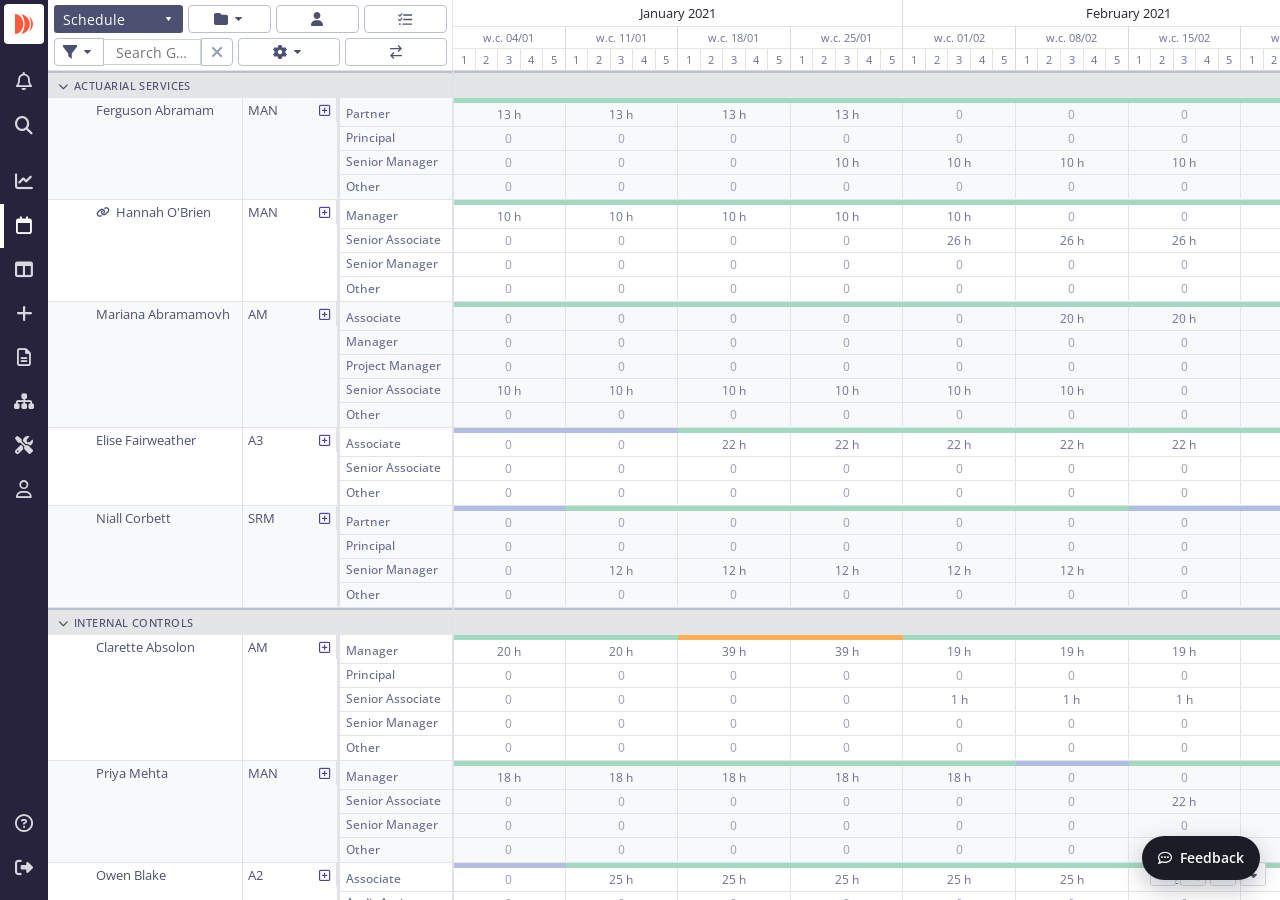
<file: mocks/gantt-resource-breakdown.html>
<!DOCTYPE html>
<html lang="en-GB" data-prototype-id="gantt-resource-breakdown" data-prototype-title="Gantt resource breakdown">
<head>
<meta charset="UTF-8" />
<meta name="viewport" content="width=device-width, initial-scale=1.0" />
<title>Gantt resource breakdown</title>
<link rel="preconnect" href="https://fonts.googleapis.com" />
<link rel="preconnect" href="https://fonts.gstatic.com" crossorigin />
<link href="https://fonts.googleapis.com/css2?family=Open+Sans:ital,wght@0,400;0,600;0,700;1,400&display=swap" rel="stylesheet" />
<link rel="stylesheet" href="https://cdnjs.cloudflare.com/ajax/libs/font-awesome/6.5.1/css/all.min.css" />
<style>
/* ============================================================
   Dayshape design tokens
   ============================================================ */
:root {
    --primary: #4f3fa0;
    --primary-emphasis: #403577;
    --primary-strong: #3d2f80;
    --primary-subtle: #f0effb;
    --primary-accent: #dedaf4;
    --interactive-primary-d2: #4f3fa0;

    --surface-default: #fff;
    --surface-subtle-light: #f8f8f8;
    --surface-subtle-dark: #f1f1f4;
    --surface-list-item-hover: #f1f1f4;
    --surface-list-item-selected-light: #f0effb;
    --surface-emphasis: #4c5172;
    --surface-strong: #3d425c;
    --surface-primary: #4f3fa0;
    --surface-nav: #27233d;
    --surface-accent: #e4e5e7;
    --surface-overlay: rgba(0, 0, 0, .5);
    --surface-header: #fafafa;
    --surface-group: #f3f3f6;
    --surface-disabled: #f5f5f7;
    /* Opaque equivalent of rgba(197, 205, 222, .12) over white — the sticky
       label column needs to hide the timeline scrolling beneath it. */
    --surface-row-alt: #f8f9fb;
    --surface-unavailability: #e8e1f8;
    --surface-icon-hover: rgb(144 144 144 / 40%);

    --surface-container-default: rgba(152, 155, 182, .15);
    --surface-warning: #e27209;
    --surface-success-subtle: #e1faeb;
    --surface-danger-subtle: #feecf2;
    --surface-warning-subtle: #fff0e0;
    --surface-info-subtle: #edf0f8;

    --text-default: #222430;
    --text-label: #4c5172;
    --text-white: #f8f8f8;
    --text-subtle: #6a708f;
    --text-disabled: #989bb6;
    --text-accent: #4c5172;
    --text-inverse: #fff;
    --text-primary: #4f3fa0;
    --text-link: #7059e8;
    --text-emphasis: #3d425c;
    --text-success: #078138;
    --text-danger: #a3003c;
    --text-warning: #b45309;
    --warning: #e27209;

    --icon-default: #4c5172;
    --icon-subtle: #888;
    --icon-disabled: #b9bcd0;

    --border-subtle: #e2e3e9;
    --border-default: #babfd1;
    --border-emphasis: #d7d8df;
    --border-primary: #4f3fa0;
    --border-success: #078138;
    /* Sidebar section divider — heavier than --border-subtle by design */
    --border-section: #6c757d;
    --border-radius-default: 4px;
    --border-radius-circle: 100px;
    --border-xs: 1px;

    --font-family: 'Open Sans', -apple-system, BlinkMacSystemFont, 'Segoe UI', sans-serif;
    --font-size-medium: 0.875rem;
    --font-size-label: 0.8125rem;
    --font-size-small: 0.75rem;
    --font-size-xsmall: 0.6875rem;
    --font-weight-regular: 400;
    --font-weight-semibold: 600;

    --padding-xs: 0.5rem;
    --padding-sm: 0.75rem;
    --padding-md: 1rem;
    --padding-lg: 1.5rem;
    /* Gantt settings menu / submenu side inset */
    --menu-inset: 25px;

    /* Booking / phase data colours */
    --phase-preparation: #2398f2;
    --phase-first-review: #2d7d46;
    --phase-second-review: #7b3fa0;
    --booking-blue: #2980b9;
    --booking-green: #2d7d46;
    --booking-purple: #4f4970;
    --booking-magenta: #c24cad;
    --today-marker: #f4645f;

    /* Current Gantt cold-to-hot utilisation palette */
    --utilisation-level-1: #b2bee1;
    --utilisation-level-2: #a4d9c1;
    --utilisation-level-3: #f3dd8e;
    --utilisation-level-4: #ffae52;
    --utilisation-level-5: #e26bab;

    /* Layout */
    --rail-w: 48px;
    --col-select-w: 48px;
    --col-name-w: 195px;
    --col-grade-w: 69px;
    --col-expand-w: 25px;
    --col-dim-w: 115px;
    --left-w: 405px;
    --week-w: 112.6px;
    --sub-row-h: 24px;
    --group-h: 27px;
    --slim-h: 5px;
    --bar-h: 23px;
    --bar-border: rgb(0 0 0 / 30%);
}

* { box-sizing: border-box; }

/* Keep the rem base at the browser default so the rem-based type tokens
   resolve to the same pixel sizes they do in Dayshape. */
html, body {
    margin: 0;
    padding: 0;
    height: 100%;
    font-family: var(--font-family);
    color: var(--text-default);
    background: var(--surface-default);
    overflow: hidden;
}

body { font-size: var(--font-size-medium); }

button { font-family: inherit; }

/* ============================================================
   App shell
   ============================================================ */
.App { display: flex; height: 100vh; }

/* ── Left nav rail ─────────────────────────────────────────── */
.Rail {
    width: var(--rail-w);
    flex: 0 0 var(--rail-w);
    background: var(--surface-nav);
    display: flex;
    flex-direction: column;
    align-items: center;
    padding: 4px 0 10px;
    gap: 0;
}
.Rail-logo {
    width: 40px;
    height: 40px;
    margin-bottom: 16px;
    border-radius: 4px;
    background: #fff;
    display: flex;
    align-items: center;
    justify-content: center;
}
.Rail-logo img { width: 18px; height: 20px; display: block; }
.Rail-icon {
    width: 48px; height: 44px;
    display: flex; align-items: center; justify-content: center;
    color: rgba(255,255,255,.82);
    font-size: 18px;
    cursor: default;
}
.Rail-icon.is-active { box-shadow: inset 4px 0 0 #fff; color: #fff; }
.Rail-spacer { flex: 1; }

/* ── Main column ───────────────────────────────────────────── */
.Main { flex: 1; min-width: 0; display: flex; flex-direction: column; }

/* ── Action Bar (Figma 3096:208853) ────────────────────────── */
.Toolbar {
    flex: 0 0 71px;
    width: var(--left-w);
    height: 71px;
    background: var(--surface-default);
    border-bottom: var(--border-xs) solid var(--border-subtle);
    border-right: var(--border-xs) solid var(--border-subtle);
    padding: 5px 5.5px;
    display: flex;
    flex-direction: column;
    gap: 5px;
}
.Toolbar-row { display: flex; gap: 5px; align-items: center; width: 100%; }

.Ticon { flex: 0 0 14px; width: 14px; height: 14px; display: flex; align-items: center; justify-content: center; }
.Ticon img { display: block; }

.Tselect {
    flex: 0 0 129.62px;
    width: 129.62px;
    align-self: stretch;
    display: flex;
    align-items: center;
    gap: 9.067px;
    padding: 0 9.067px;
    background: var(--surface-emphasis);
    border: 0;
    border-radius: 3.022px;
    overflow: hidden;
    cursor: pointer;
    font-family: inherit;
}
.Tselect span {
    flex: 1 0 0;
    min-width: 0;
    text-align: left;
    color: var(--text-inverse);
    font-size: var(--font-size-medium);
    line-height: 21px;
    white-space: nowrap;
    overflow: hidden;
    text-overflow: ellipsis;
}
.Tselect .Ticon { flex-basis: 10.578px; width: 10.578px; height: 10.578px; }

.Tbtn {
    flex: 1 0 0;
    min-width: 0;
    height: 28px;
    padding: 0 var(--padding-xs);
    display: flex;
    align-items: center;
    justify-content: center;
    gap: 4px;
    background: var(--surface-default);
    border: var(--border-xs) solid var(--border-default);
    border-radius: var(--border-radius-default);
    color: var(--icon-default);
    font-size: var(--font-size-small);
    font-family: inherit;
    cursor: pointer;
}
.Tbtn:hover { background: var(--surface-subtle-dark); }
.Tbtn.is-active { background: var(--surface-subtle-dark); border-color: var(--icon-default); }

.Tsearch { flex: 0 0 179px; width: 179px; display: flex; align-items: center; }
.Tsearch .Tbtn { flex: 0 0 auto; }
.Tsearch .Tbtn:first-child { border-radius: var(--border-radius-default) 0 0 var(--border-radius-default); }
.Tsearch .Tbtn:last-child { border-radius: 0 var(--border-radius-default) var(--border-radius-default) 0; }
.Tsearch input {
    flex: 1 0 0;
    min-width: 0;
    height: 26px;
    padding: 3.5px 12px;
    background: var(--surface-default);
    border: var(--border-xs) solid #ced4da;
    border-left: 0;
    border-radius: 0;
    outline: 0;
    font-family: inherit;
    font-size: var(--font-size-medium);
    color: #767676;
}

/* ============================================================
   Gantt grid
   ============================================================ */
.Gantt {
    flex: 1;
    min-height: 0;
    overflow: auto;
    position: relative;
    background: var(--surface-default);
}
.Gantt-inner { position: relative; width: max-content; min-width: 100%; }

/* Header */
.Head {
    position: fixed;
    top: 0;
    left: calc(var(--rail-w) + var(--left-w));
    right: 0;
    height: 71px;
    z-index: 30;
    overflow: hidden;
    background: var(--surface-header);
}
.Head-scroll { width: max-content; will-change: transform; }
.Head-row { display: flex; }
.Head-left {
    position: sticky; left: 0; z-index: 2;
    width: var(--left-w); flex: 0 0 var(--left-w);
    background: var(--surface-header);
    border-right: var(--border-xs) solid var(--border-subtle);
}
.Head .Head-left { display: none; }
.Head-months, .Head-weeks, .Head-days { display: flex; }
.Head-month {
    flex: 0 0 auto;
    height: 27px;
    border-right: var(--border-xs) solid var(--border-emphasis);
    border-bottom: var(--border-xs) solid var(--border-subtle);
    font-size: var(--font-size-small);
    color: var(--text-default);
    display: flex; align-items: center; justify-content: center;
    background: var(--surface-header);
}
.Head-week {
    width: var(--week-w); flex: 0 0 var(--week-w);
    height: 22px;
    border-right: var(--border-xs) solid var(--border-emphasis);
    border-bottom: var(--border-xs) solid var(--border-subtle);
    font-size: var(--font-size-xsmall);
    color: var(--text-subtle);
    display: flex; align-items: center; justify-content: center;
    background: var(--surface-header);
}
.Head-dayset { width: var(--week-w); flex: 0 0 var(--week-w); display: flex; border-right: var(--border-xs) solid var(--border-emphasis); }
.Head-day {
    flex: 1;
    height: 22px;
    border-right: var(--border-xs) solid var(--border-subtle);
    border-bottom: var(--border-xs) solid var(--border-emphasis);
    font-size: 10px;
    color: var(--text-subtle);
    display: flex; align-items: center; justify-content: center;
    background: var(--surface-header);
}
.Head-day:last-child { border-right: 0; }
.Head-day.is-today { color: var(--text-danger); font-weight: 700; }

/* Body rows */
.Row { display: flex; }
.Row-left {
    /* Above the bars, gridlines and today marker so the timeline scrolls
       cleanly underneath, but below the pinned header. */
    position: sticky; left: 0; z-index: 25;
    width: var(--left-w); flex: 0 0 var(--left-w);
    background: var(--surface-default);
    border-right: var(--border-xs) solid var(--border-subtle);
    display: flex;
}
.Row-track { position: relative; display: flex; }

/* Group header */
.GroupRow .Row-left,
.GroupRow .Row-track {
    height: var(--group-h);
    background: var(--surface-accent);
    border-top: 2px solid var(--border-default);
    border-bottom: 0;
}
.GroupRow .Row-left {
    align-items: center;
    padding-left: 10px;
    gap: 7px;
    font-size: var(--font-size-xsmall);
    font-weight: 500;
    letter-spacing: .04em;
    text-transform: uppercase;
    color: var(--text-accent);
    cursor: pointer;
}
.GroupRow .Row-left i { font-size: 10px; color: var(--icon-default); width: 9px; }

/* Worker block */
.WorkerRow { border-bottom: var(--border-xs) solid var(--border-subtle); }
.WorkerRow .Row-left { align-items: stretch; }
.WorkerRow.is-alt .Row-left,
.WorkerRow.is-alt .Row-track { background: var(--surface-row-alt); }

/* The resource name is left-aligned after a 50px select/checkbox gutter, and
   sits in the first sub-row band rather than centred on the whole block. */
.Cell-name {
    width: var(--col-name-w); flex: 0 0 var(--col-name-w);
    padding: 0 5px 0 var(--col-select-w);
    border-right: var(--border-xs) solid var(--border-subtle);
    font-size: var(--font-size-label);
    color: var(--text-label);
    overflow: hidden;
    display: flex; align-items: flex-start; gap: 6px;
}
.Cell-name > * { height: var(--sub-row-h); display: flex; align-items: center; }
.Cell-name span {
    white-space: nowrap; overflow: hidden; text-overflow: ellipsis;
}
.Cell-name .fa-link { font-size: 11px; color: var(--text-label); flex: 0 0 auto; }

.Cell-grade {
    width: var(--col-grade-w); flex: 0 0 var(--col-grade-w);
    height: var(--sub-row-h);
    padding-left: 5px;
    display: flex; align-items: center;
    font-size: var(--font-size-label);
    color: var(--text-label);
}
.Cell-expand {
    width: var(--col-expand-w); flex: 0 0 var(--col-expand-w);
    height: var(--sub-row-h);
    border-right: var(--border-xs) solid var(--border-subtle);
    display: flex; align-items: center; justify-content: center;
}
.Expander {
    width: 15px; height: 15px;
    border: 0;
    border-radius: 0;
    background: transparent;
    color: var(--interactive-primary-d2);
    font-size: 13px;
    line-height: 1;
    display: flex; align-items: center; justify-content: center;
    cursor: pointer;
    padding: 2px;
}
.Expander:hover { background: var(--surface-icon-hover); color: #7a7a7a; }

.Cell-dims {
    width: var(--col-dim-w); flex: 0 0 var(--col-dim-w);
    display: flex; flex-direction: column;
}
.DimLabel {
    height: var(--sub-row-h);
    display: flex; align-items: center;
    padding: 2px 4px 2px 6px;
    border-left: 3px solid var(--border-subtle);
    border-bottom: var(--border-xs) solid var(--border-subtle);
    font-size: var(--font-size-small);
    font-weight: 500;
    line-height: 1.2;
    color: var(--text-subtle);
    white-space: nowrap; overflow: hidden; text-overflow: ellipsis;
    gap: 8px;
}
.DimLabel:last-child { border-bottom: 0; }
.DimLabel.is-expanded { background: var(--surface-list-item-selected-light); font-weight: 600; }
.DimLabel.is-clickable { cursor: pointer; }
.DimLabel.is-clickable:hover { background: var(--surface-list-item-hover); }
/* Role and the other colourless dimensions have no swatch to lean on, so a
   selected row is marked structurally: accent rule plus a heavier label. */
.DimLabel.is-selected {
    background: var(--surface-list-item-selected-light);
    border-left-color: var(--primary);
    color: var(--text-default);
    font-weight: 600;
}

/* Timeline cells */
.Track-weeks { display: flex; flex-direction: column; }
.Track-subrow { display: flex; height: var(--sub-row-h); border-bottom: var(--border-xs) solid var(--border-subtle); }
.Track-subrow:last-child { border-bottom: 0; }
/* The separator is drawn inside the sub-row's height, so the hours strip has to
   stop short of it — otherwise a hovered cell paints over the line. */
.Track-hours {
    display: flex;
    height: calc(var(--sub-row-h) - var(--border-xs));
    flex: 0 0 calc(var(--sub-row-h) - var(--border-xs));
}
/* Open rows push the sub-row's own rule down past the revealed bookings, so the
   hours strip carries the divider itself and stays visually capped. */
.Track-hours.is-open { border-bottom: var(--border-xs) solid var(--border-subtle); }

/* Daylight PhaseWeekCell (Figma 16232:17192). */
.Cellw {
    width: var(--week-w); flex: 0 0 var(--week-w);
    display: flex; align-items: center; gap: 4px;
    padding: 4px 8px;
    border-right: var(--border-xs) solid var(--border-subtle);
    font-size: var(--font-size-small);
    color: var(--text-subtle);
    position: relative;
    cursor: default;
    user-select: none;
}
.Cellw-hours {
    flex: 1 0 0; min-width: 0; height: 16px;
    display: flex; align-items: center; justify-content: center;
    overflow: hidden; text-overflow: ellipsis; white-space: nowrap;
}
.Cellw.is-zero { color: var(--text-disabled); }
.Cellw.is-clickable { cursor: pointer; }
/* Has to read against the alternating row tint, so this is the standard
   Dayshape list hover rather than the lighter one. */
.Cellw.is-clickable:hover { background: var(--surface-list-item-hover); }
.Cellw.is-selected { background: var(--surface-default); }

/* Date column lines. These are the background canvas the bookings sit on, so
   they only run behind the bars — the aggregate hour cells are self-contained
   week cells that carry their own right border instead. */
.Track-grid { position: absolute; inset: 0; display: flex; pointer-events: none; z-index: 1; }
.Track-grid > i { width: var(--week-w); flex: 0 0 var(--week-w); display: flex; border-right: var(--border-xs) solid var(--border-emphasis); }
.Track-grid > i > b { flex: 1; border-right: var(--border-xs) solid #f2f2f5; }
.Track-grid > i > b:last-child { border-right: 0; }
/* Inside the bar layer the lines are the backdrop, so the bars paint over them. */
.Track-bars > .Track-grid { z-index: 0; }

/* Individual bookings shown when a resource row is expanded.
   Mirrors the main Gantt's .gantt-item / .gantt-item-content / .item-resize-handle. */
.Track-bars { z-index: 10; }
.Bar {
    position: absolute;
    height: var(--bar-h);
    min-width: 2px;
    border: var(--border-xs) solid var(--bar-border);
    border-radius: 3px;
    background-color: var(--booking-purple);
    color: var(--text-white);
    display: flex;
    justify-content: space-between;
    transition: box-shadow .1s, opacity .1s;
    cursor: pointer;
}
.Bar:hover { box-shadow: 1px 1px 6px 2px rgba(64, 64, 64, .3); }
.Bar.is-dimmed { opacity: .65; }
.Bar.is-dimmed:hover { box-shadow: 1px 1px 4px 1px rgba(58, 58, 58, .2); }

.Bar-content {
    flex: 1 1 auto;
    min-width: 0;
    display: flex;
    height: 21px;
    line-height: 22px;
    font-size: var(--font-size-label);
    font-weight: 300;
    padding-left: 2px;
    margin-right: 7px;
    border-radius: 2px;
    overflow: hidden;
    white-space: nowrap;
}
.Bar.is-selected .Bar-content { font-weight: 400; }
.Bar-name { flex: 1 1 auto; overflow: hidden; text-overflow: ellipsis; }

.Bar-handle {
    position: absolute; right: 0;
    width: 7px; height: 22px;
    background: rgba(0, 0, 0, .2);
    border-radius: 0 2px 2px 0;
    cursor: col-resize;
}

.Bar--unavailability {
    background-color: var(--surface-unavailability);
    background-image: linear-gradient(transparent 50%, rgba(255, 255, 255, .15) 50%);
    background-size: 10px 10px;
    color: var(--text-default);
}

/* Current Gantt slim view is a five-pixel canvas, scaled from one pixel high.
   Keep the weekly segments flush so they read as one continuous heatmap. */
.SlimRow { display: flex; height: var(--slim-h); position: relative; z-index: 2; }
.SlimCell { width: var(--week-w); flex: 0 0 var(--week-w); height: var(--slim-h); }
.SlimCell i { display: block; width: 100%; height: 100%; }

/* Today marker */
.Today {
    position: absolute; top: 0; bottom: 0; width: 2px;
    background: var(--today-marker);
    z-index: 20;
    pointer-events: none;
}

/* ============================================================
   Settings menu
   ============================================================ */
.MenuLayer { position: fixed; inset: 0; z-index: 200; }
.Menu {
    position: absolute;
    background: var(--surface-default);
    border: var(--border-xs) solid var(--border-subtle);
    border-radius: var(--border-radius-default);
    padding: 13px 0;
    width: 275px;
    display: flex; flex-direction: column; gap: 8px;
}
.Menu-group { display: flex; flex-direction: column; }
/* Section headers rule off from the group above; the first one has nothing
   to separate it from. */
.Menu-section {
    padding: 15px var(--menu-inset) 0;
    border-top: var(--border-xs) solid var(--border-subtle);
}
.Menu-group:first-child > .Menu-section { border-top: 0; padding-top: 0; }
.Menu-section.has-select {
    display: flex; flex-direction: column; gap: 19px;
    padding-bottom: 8px;
}
.Menu-title {
    font-size: var(--font-size-medium);
    color: var(--text-subtle);
    text-transform: uppercase;
    line-height: normal;
}
.Menu-item {
    padding: 8px 33px 8px 24px;
    font-size: var(--font-size-medium);
    color: var(--text-default);
    display: flex; align-items: center; justify-content: space-between;
    gap: 8px;
    cursor: pointer;
    line-height: normal;
}
.Menu-item:hover, .Menu-item.is-open { background: var(--surface-list-item-hover); }
.Menu-item.is-static { cursor: default; }
/* The submenu chevron is part of the hover / open state only. */
.Menu-item i.fa-chevron-left {
    font-size: 10px; color: var(--text-default); opacity: 0;
}
.Menu-item:hover i.fa-chevron-left, .Menu-item.is-open i.fa-chevron-left { opacity: 1; }
.Menu-item i.fa-check { font-size: 11px; color: var(--icon-default); }
.Menu-select {
    width: 100%; height: 35px;
    border: var(--border-xs) solid var(--border-default);
    border-radius: var(--border-radius-default);
    padding: 0 12px;
    font-family: inherit;
    font-size: var(--font-size-medium);
    line-height: 21px;
    color: var(--text-emphasis);
    background: var(--surface-default);
    appearance: none;
    background-image: url("data:image/svg+xml,%3Csvg xmlns='http://www.w3.org/2000/svg' width='7.05' height='4' viewBox='0 0 7.05152 4'%3E%3Cpath d='M0.474469 0H6.57705C6.99923 0 7.21031 0.509932 6.91147 0.808776L3.86137 3.86125C3.67637 4.04625 3.37515 4.04625 3.19015 3.86125L0.140049 0.808776C-0.158795 0.509932 0.052293 0 0.474469 0Z' fill='%23222430'/%3E%3C/svg%3E");
    background-repeat: no-repeat;
    background-position: right 12px center;
}

/* Submenus butt against the menu's right edge, so only the outer corners round. */
.Flyout {
    position: absolute;
    background: var(--surface-default);
    border: var(--border-xs) solid var(--border-subtle);
    border-radius: 0 var(--border-radius-default) var(--border-radius-default) 0;
    padding: 13px var(--menu-inset);
    width: 320px;
    box-sizing: border-box;
    display: flex; flex-direction: column; gap: 12px;
}
.Flyout-title {
    font-size: var(--font-size-medium);
    color: #6c757d;
    text-transform: uppercase;
    line-height: normal;
}
.Radio {
    display: flex; align-items: center; gap: 8px;
    font-size: var(--font-size-medium);
    line-height: 21px;
    color: var(--text-default);
    cursor: pointer;
}
/* 16px ring, 5px purple stroke when checked — matches the exported radio-bg. */
.Radio-dot {
    width: 16px; height: 16px; flex: 0 0 16px;
    box-sizing: border-box;
    border-radius: 50%;
    border: var(--border-xs) solid var(--border-default);
    background: #fff;
}
.Radio.is-checked .Radio-dot { border: 5px solid var(--primary); }
.Radio.is-disabled { color: var(--text-disabled); cursor: not-allowed; }
.Radio.is-disabled .Radio-dot { border-color: var(--border-emphasis); background: var(--surface-disabled); }
.Checkbox {
    display: flex; align-items: center; gap: 8px;
    font-size: var(--font-size-medium);
    line-height: 21px;
    color: var(--text-default);
    cursor: pointer;
}
.Checkbox-box {
    width: 16px; height: 16px; flex: 0 0 16px;
    box-sizing: border-box;
    border: var(--border-xs) solid var(--border-default);
    border-radius: 2px;
    background: #fff;
    display: flex; align-items: center; justify-content: center;
    color: #fff; font-size: 9px;
}
.Checkbox.is-checked .Checkbox-box { background: var(--primary); border-color: var(--primary); }

.Seg { display: flex; border: var(--border-xs) solid var(--border-subtle); border-radius: var(--border-radius-default); overflow: hidden; }
.Seg button {
    flex: 1; padding: 7px 0;
    font-family: inherit;
    font-size: var(--font-size-medium);
    border: 0; border-left: var(--border-xs) solid var(--border-subtle);
    background: #fff; color: var(--text-default);
    cursor: pointer;
}
.Seg button:first-child { border-left: 0; }
.Seg button.is-active { background: var(--surface-emphasis); color: var(--text-inverse); }
.Seg button:disabled { color: var(--text-disabled); cursor: not-allowed; background: #fff; }
/* A locked-on segment still reads as the current choice, just muted. */
.Seg button.is-active:disabled { background: var(--surface-disabled); color: var(--text-subtle); }

/* ============================================================
   Selection sidebar
   ============================================================ */
/* Ported from the Figma Make prototype's booking-sidebar.tsx so both
   prototypes show the same panel. One component, two modes: a single booking
   shows its job context, a multi-job selection ("dash mode") blanks every
   value to "--" and drops the Phases section. */
.Panel {
    position: fixed; top: 0; right: 0; bottom: 0;
    width: 390px;
    background: var(--surface-default);
    border-left: var(--border-xs) solid var(--border-subtle);
    z-index: 150;
    display: flex; flex-direction: column;
    overflow: hidden;
}

/* ── Header ─────────────────────────────────────────────────────────── */
.Panel-head {
    display: flex; flex-direction: column; gap: 8px;
    padding: var(--padding-sm);
    background: var(--surface-default);
    border-bottom: var(--border-xs) solid var(--border-section);
    flex-shrink: 0;
}
.Panel-headTop { display: flex; align-items: flex-start; gap: 12px; width: 100%; }
.Panel-title {
    flex: 1 0 0; min-width: 0; margin: 0;
    font-size: 16px; font-weight: 700; line-height: normal;
    color: var(--text-emphasis);
    overflow: hidden; text-overflow: ellipsis; white-space: nowrap;
}
.Panel-meta { display: flex; align-items: center; gap: 4px; margin-top: 2px; }
.Panel-priority {
    width: 10px; height: 10px; flex: 0 0 10px;
    display: flex; align-items: center; justify-content: center;
    color: var(--text-danger); font-size: 10px;
}
.Panel-code {
    flex: 1 0 0; min-width: 0;
    font-size: var(--font-size-medium); line-height: 21px;
    color: var(--text-link);
    overflow: hidden; text-overflow: ellipsis; white-space: nowrap;
}
/* Phase badge sits on the left of the toolbar row. */
.Panel-toolbar { display: flex; align-items: center; justify-content: space-between; gap: 8px; }
.Panel-badge {
    display: inline-flex; align-items: center;
    height: 30px; padding: 0 var(--padding-xs);
    border: var(--border-xs) solid var(--border-subtle);
    border-radius: var(--border-radius-default);
    background: var(--surface-default);
    font-size: 12px; font-weight: 700; line-height: normal;
    color: var(--text-subtle); white-space: nowrap;
    flex-shrink: 0;
}
.Panel-tools { display: flex; align-items: center; gap: 5px; flex-shrink: 0; }
.Panel-count {
    display: flex; align-items: center; justify-content: space-between;
    border-top: var(--border-xs) solid var(--border-subtle);
    padding-top: 8px;
}
.Panel-count span {
    font-size: var(--font-size-medium); font-weight: 700; line-height: 21px;
    color: var(--text-default);
}
.Panel-countX {
    width: 20px; height: 20px; padding: 0; flex-shrink: 0;
    border: 0; background: none; cursor: pointer;
    color: var(--text-subtle); font-size: 11px;
    display: inline-grid; place-items: center;
}

/* 28px bordered icon button, used in the toolbar and section headers. */
.PanelBtn {
    width: 28px; height: 28px; flex-shrink: 0; padding: 0;
    display: inline-flex; align-items: center; justify-content: center; gap: 4px;
    border: var(--border-xs) solid var(--border-default);
    border-radius: var(--border-radius-default);
    background: var(--surface-default);
    color: var(--icon-default);
    font-size: 13px; cursor: pointer;
    transition: background .12s, border-color .12s;
}
.PanelBtn:hover { border-color: var(--border-primary); color: var(--text-primary); }
/* Toggled-on section action — solid fill, matching the prototype. */
.PanelBtn.is-active {
    border-color: transparent;
    background: var(--text-emphasis);
    color: var(--text-inverse);
}
.PanelBtn--close {
    background: var(--surface-container-default);
    border-color: var(--border-subtle);
    color: var(--surface-primary);
    font-size: 12px;
}
.PanelBtn--close:hover { border-color: var(--border-subtle); color: var(--surface-primary); }

/* ── Schedule ───────────────────────────────────────────────────────── */
.Panel-body { flex: 1; overflow-y: auto; overflow-x: hidden; }
.Panel-schedule {
    display: flex; flex-direction: column; gap: 12px;
    padding: 12px 12px 13px;
    background: var(--surface-default);
    border-bottom: var(--border-xs) solid var(--border-default);
}
.Panel-scheduleTitle {
    font-size: var(--font-size-medium); font-weight: 700; line-height: 21px;
    color: var(--text-default);
}
.Panel-fields { display: flex; flex-direction: column; }
.Panel-field { display: flex; align-items: center; gap: 8px; }
.Panel-field > .lead {
    width: 14px; flex: 0 0 14px;
    text-align: center; color: var(--icon-default); font-size: 13px;
}
.Panel-fieldBody { display: flex; flex: 1 0 0; min-width: 0; align-items: center; gap: 8px; }
.Panel-input {
    flex: 1 0 0; min-width: 0; height: 35px;
    display: flex; align-items: center;
    padding: 0 12px;
    border: var(--border-xs) solid var(--border-default);
    border-radius: var(--border-radius-default);
    background: rgba(255, 255, 255, .5);
    font-size: 13px; color: var(--text-subtle);
    overflow: hidden; text-overflow: ellipsis; white-space: nowrap;
}
.Panel-input.is-dash { font-size: var(--font-size-medium); color: var(--text-link); }
/* Plain glyph between the dates, not a button. */
.Panel-lock {
    width: 24px; height: 24px; flex: 0 0 24px;
    display: flex; align-items: center; justify-content: center;
    color: var(--icon-default); font-size: 12px; opacity: .6;
}
.Panel-person {
    flex: 1 0 0; min-width: 0;
    font-size: var(--font-size-medium); color: var(--text-link);
    overflow: hidden; text-overflow: ellipsis; white-space: nowrap;
}
.Panel-effortRow { height: 35px; }
/* Value box + unit cap share a border, like Dayshape's input groups. */
.Panel-effort { display: flex; align-items: stretch; flex: 1 0 0; min-width: 0; height: 35px; }
.Panel-effort > .val {
    flex: 1 0 0; min-width: 0;
    display: flex; align-items: center;
    padding: 0 12px;
    border: var(--border-xs) solid var(--border-default);
    border-right: 0;
    border-radius: var(--border-radius-default) 0 0 var(--border-radius-default);
    background: var(--surface-default);
    font-size: var(--font-size-medium); color: var(--text-emphasis);
}
.Panel-effort > .unit {
    width: 35px; flex: 0 0 35px;
    display: flex; align-items: center; justify-content: center;
    border: var(--border-xs) solid var(--border-default);
    border-radius: 0 var(--border-radius-default) var(--border-radius-default) 0;
    background: var(--surface-default);
    font-size: var(--font-size-medium); color: var(--text-subtle);
}
.Panel-actions { display: flex; align-items: flex-start; gap: 5px; }
.Panel-split { display: flex; align-items: center; }
.Panel-split > .PanelBtn:first-child {
    width: auto; padding: 0 var(--padding-xs);
    border-right: 0;
    border-radius: var(--border-radius-default) 0 0 var(--border-radius-default);
}
.Panel-split > .PanelBtn:last-child { border-radius: 0 var(--border-radius-default) var(--border-radius-default) 0; }
.PanelBtn--wide { width: auto; padding: 0 var(--padding-xs); }

/* ── Collapsible sections ───────────────────────────────────────────── */
.Panel-section { background: var(--surface-default); border-bottom: var(--border-xs) solid var(--border-section); }
.Panel-sectionHead { display: flex; align-items: center; gap: 8px; padding: 10px 10px 11px; }
.Panel-sectionLabel { display: flex; flex: 1 0 0; min-width: 0; align-items: center; }
.Panel-chev {
    width: 20px; height: 21px; flex-shrink: 0;
    display: flex; align-items: center; justify-content: center;
    border-radius: var(--border-radius-default);
    color: var(--text-default); font-size: 11px;
    cursor: pointer;
    transition: transform .15s ease;
    transform: rotate(-90deg);
}
.Panel-section.is-open .Panel-chev { transform: rotate(0deg); }
.Panel-sectionText {
    display: flex; align-items: center; gap: 4px;
    padding-right: 5px; min-width: 0;
    cursor: pointer;
    font-size: var(--font-size-medium); line-height: 21px; color: #212529;
}
.Panel-sectionText b { font-weight: 700; white-space: nowrap; }
.Panel-sectionText .muted { font-weight: 400; white-space: nowrap; overflow: hidden; text-overflow: ellipsis; }
.Panel-sectionText .link { font-weight: 400; white-space: nowrap; color: var(--text-link); }
.Panel-sectionBtns { display: flex; align-items: center; gap: 5px; flex-shrink: 0; }
.Panel-pill {
    display: inline-flex; align-items: center;
    padding: 2px var(--padding-xs);
    border-radius: var(--border-radius-circle);
    background: var(--surface-subtle-dark);
    color: var(--text-accent);
    font-size: 11px; font-weight: var(--font-weight-semibold); line-height: normal;
    white-space: nowrap;
}
.Panel-sectionBody { padding: 0 12px 12px; }

/* ── Phase table ────────────────────────────────────────────────────── */
.PhaseTable {
    border: var(--border-xs) solid var(--border-subtle);
    border-radius: var(--border-radius-default);
    overflow: hidden;
}
.PhaseTable-row { display: flex; align-items: stretch; }
.PhaseTable-row.is-clickable { cursor: pointer; }
.PhaseTable-cell {
    min-height: 40px; padding: var(--padding-sm);
    display: flex; align-items: center; gap: 6px;
    border-bottom: var(--border-xs) solid var(--border-subtle);
    border-right: var(--border-xs) solid var(--border-subtle);
    font-size: var(--font-size-medium); color: var(--text-emphasis);
    background: var(--surface-default);
}
.PhaseTable-cell:last-child { border-right: 0; }
.PhaseTable-cell--phase { width: 179px; flex: 0 0 179px; }
.PhaseTable-cell--other { width: 97px; flex: 0 0 97px; }
.PhaseTable-head .PhaseTable-cell { background: var(--surface-subtle-dark); font-weight: 400; color: var(--text-default); }
.PhaseTable-row:last-child .PhaseTable-cell { border-bottom: 0; }
.PhaseTable-row.is-clickable:hover .PhaseTable-cell { background: #f9f8ff; }
.PhaseTable-row.is-selected .PhaseTable-cell { background: #f5f3ff; }
.PhaseTable-name { flex: 1 0 0; min-width: 0; overflow: hidden; text-overflow: ellipsis; white-space: nowrap; }
.PhaseTable-row.is-selected .PhaseTable-name { font-weight: 700; color: var(--text-accent); }
.PhaseTable-tick { flex-shrink: 0; color: var(--text-link); font-size: 11px; }

.Avatar {
    width: 24px; height: 24px; flex-shrink: 0;
    border-radius: var(--border-radius-circle);
    background: var(--surface-primary);
    color: var(--text-inverse);
    display: inline-flex; align-items: center; justify-content: center;
    font-size: 9px; font-weight: 700; text-transform: uppercase;
    box-sizing: content-box;
}
.Avatar--empty { background: #babfd1; font-size: 11px; }
.AvatarStack { display: flex; align-items: center; }
.AvatarStack .Avatar + .Avatar { margin-left: -5.5px; border: 1.4px solid var(--surface-default); }
.PhaseStatus {
    width: 24px; height: 24px; flex-shrink: 0;
    border-radius: var(--border-radius-circle);
    display: inline-flex; align-items: center; justify-content: center;
    background: var(--text-success); color: var(--text-inverse); font-size: 10px;
}
.PhaseStatus--progress { background: var(--surface-warning); }
.PhaseStatus--idle { background: var(--border-subtle); color: var(--icon-default); }

/* ============================================================
   Modal
   ============================================================ */
.Backdrop {
    position: fixed; inset: 0;
    background: var(--surface-overlay);
    z-index: 300;
    display: flex; align-items: center; justify-content: center;
    padding: 24px;
    overflow: auto;
}
/* Modal chrome and the CreateBooking-* field system are shared with the
   practitioner Kanban mock, which mirrors Dayshape's GanttItemCreationModal. */
.Modal {
    background: var(--surface-default);
    border-radius: 0.3rem;
    width: min(870px, 94vw);
    max-width: 870px;
    max-height: min(90vh, 920px);
    border: var(--border-xs) solid rgba(0, 0, 0, .2);
    box-shadow: 0 0.25rem 0.5rem rgba(0, 0, 0, .15);
    display: flex; flex-direction: column;
    overflow: hidden;
}
.Modal-head {
    display: flex; align-items: center; justify-content: space-between; gap: 16px;
    padding: 1rem 1rem 0.75rem;
    border-bottom: var(--border-xs) solid var(--border-default);
    flex-shrink: 0;
}
.Modal-title {
    margin: 0; flex: 1;
    font-size: 1.25rem; font-weight: var(--font-weight-regular);
    line-height: 1.5; color: var(--text-default);
}
.Modal-x {
    width: 35px; height: 35px; flex-shrink: 0;
    border: 0; border-radius: var(--border-radius-default);
    background: transparent; color: var(--text-accent);
    display: inline-flex; align-items: center; justify-content: center;
    cursor: pointer; margin: -0.25rem -0.25rem -0.25rem 0.5rem;
}
.Modal-x:hover { color: var(--text-default); background: var(--surface-subtle-dark); }
.Modal-body {
    flex: 1; min-height: 0; overflow-y: auto;
    display: flex; flex-direction: column; gap: 20px;
    padding: 15px;
}
.Modal-foot {
    padding: 0.75rem;
    border-top: var(--border-xs) solid var(--border-default);
    display: flex; flex-wrap: wrap; align-items: center; justify-content: flex-end; gap: 0.5rem;
    flex-shrink: 0;
}
.Modal-foot .spacer { flex: 1; }
.Modal-req { color: var(--text-danger); }
.Modal-fieldLabel,
.CreateBooking-label {
    margin: 0;
    font-size: var(--font-size-medium); font-weight: var(--font-weight-semibold);
    color: var(--text-default);
    display: flex; gap: 4px; align-items: flex-start; line-height: 20px;
}

.CreateBooking-stack { display: flex; flex-direction: column; gap: 8px; width: 100%; }
.CreateBooking-sectionTitle {
    margin: 0 0 5px;
    font-size: large; font-weight: 300;
    color: var(--text-default); line-height: normal;
}
.CreateBooking-divider {
    height: 0; width: 100%; flex-shrink: 0; margin: 0;
    border: 0; border-top: var(--border-xs) solid var(--border-default);
}
.CreateBooking-grid2 { display: grid; grid-template-columns: 1fr 1fr; gap: 16px; width: 100%; }
.CreateBooking-field { display: flex; flex-direction: column; gap: 6px; min-width: 0; }

.CreateBooking-inputGroup { display: flex; align-items: stretch; width: 100%; height: 35px; }
.CreateBooking-inputGroup input,
.CreateBooking-inputGroup select {
    flex: 1; min-width: 0; height: 35px;
    border: var(--border-xs) solid var(--border-default); border-right: none;
    border-radius: var(--border-radius-default) 0 0 var(--border-radius-default);
    padding: 0 12px;
    font-family: var(--font-family); font-size: var(--font-size-medium);
    color: var(--text-emphasis); background: var(--surface-default);
    box-sizing: border-box;
}
.CreateBooking-inputGroup input:focus,
.CreateBooking-inputGroup select:focus { outline: none; border-color: var(--border-primary); z-index: 1; }
.CreateBooking-inputGroup input::placeholder { color: var(--text-subtle); }

/* Light grey append for text units (h / m); solid emphasis for icon buttons. */
.CreateBooking-unit {
    width: 35px; height: 35px; min-width: 35px; padding: 0; flex-shrink: 0;
    display: inline-flex; align-items: center; justify-content: center;
    background: var(--surface-subtle-dark); color: var(--text-emphasis);
    border: var(--border-xs) solid var(--border-default); border-left: none;
    border-radius: 0 var(--border-radius-default) var(--border-radius-default) 0;
    font-family: var(--font-family); font-size: var(--font-size-medium);
    line-height: 21px; box-sizing: border-box; cursor: default;
}
button.CreateBooking-unit,
.CreateBooking-unit--icon {
    cursor: pointer; appearance: none;
    background: var(--surface-emphasis); color: var(--text-inverse);
    border-color: var(--surface-emphasis);
}
button.CreateBooking-unit:hover,
.CreateBooking-unit--icon:hover {
    background: var(--surface-strong); border-color: var(--surface-strong);
}

.CreateBooking-searchWrap { position: relative; width: 100%; }
.CreateBooking-searchWrap input {
    width: 100%; height: 35px; box-sizing: border-box;
    border: var(--border-xs) solid var(--border-default);
    border-radius: var(--border-radius-default);
    padding: 0 44px 0 12px;
    font-family: var(--font-family); font-size: var(--font-size-medium);
    color: var(--text-default);
}
.CreateBooking-searchWrap input:focus {
    outline: none; border-color: var(--border-primary);
    box-shadow: 0 0 0 0.2rem rgba(79, 63, 160, .25);
}
.CreateBooking-iconBtn {
    width: 35px; height: 35px; flex-shrink: 0; padding: 0;
    border: var(--border-xs) solid var(--border-default);
    border-radius: var(--border-radius-default);
    background: var(--surface-default); color: var(--text-accent);
    display: inline-flex; align-items: center; justify-content: center; cursor: pointer;
}
.CreateBooking-searchWrap .CreateBooking-iconBtn {
    position: absolute; right: 0; top: 0; border-left: none;
    border-radius: 0 var(--border-radius-default) var(--border-radius-default) 0;
}
.CreateBooking-iconBtn.is-emphasis {
    background: var(--surface-primary); border-color: var(--surface-primary);
    color: var(--text-inverse);
}
.CreateBooking-iconBtn.is-emphasis:hover {
    background: var(--primary-emphasis); border-color: var(--primary-emphasis);
}

.CreateBooking-select {
    width: 100%; height: 35px; box-sizing: border-box;
    border: var(--border-xs) solid var(--border-default);
    border-radius: var(--border-radius-default);
    padding: 0 12px;
    font-family: var(--font-family); font-size: var(--font-size-medium);
    color: var(--text-default); background: var(--surface-default);
}
.CreateBooking-select:focus {
    outline: none; border-color: var(--border-primary);
    box-shadow: 0 0 0 0.2rem rgba(79, 63, 160, .25);
}

.CreateBooking-effortRow { display: flex; gap: 16px; align-items: center; flex-wrap: wrap; width: 100%; }
.CreateBooking-effortInputs { display: flex; gap: 8px; align-items: stretch; }
.CreateBooking-effortInputs .CreateBooking-inputGroup { width: 91px; flex: 0 0 91px; }

.CreateBooking-assigned {
    display: flex; align-items: center; gap: 8px; width: 100%; min-height: 35px;
    padding: 0 0 0 12px; box-sizing: border-box;
    border: var(--border-xs) solid var(--border-success);
    border-radius: var(--border-radius-default);
    background: var(--surface-default);
    font-family: var(--font-family); font-size: var(--font-size-medium); color: var(--text-default);
}
.CreateBooking-assignedText { flex: 1 1 auto; min-width: 0; overflow: hidden; text-overflow: ellipsis; white-space: nowrap; }
.CreateBooking-assignedOk { flex-shrink: 0; color: var(--text-success); font-size: 14px; }
.CreateBooking-assigned .CreateBooking-unit {
    background: var(--surface-emphasis); border-color: var(--surface-emphasis);
    color: var(--text-inverse); border-left: none;
}

.PhasePills { display: flex; flex-wrap: wrap; gap: 16px; }
.PhasePill {
    appearance: none; height: 35px; padding: 0 12px;
    border-radius: var(--border-radius-circle);
    border: var(--border-xs) solid var(--border-subtle);
    background: var(--surface-default); color: var(--text-accent);
    font-family: var(--font-family); font-size: var(--font-size-medium);
    font-weight: var(--font-weight-semibold); cursor: pointer;
    display: inline-flex; align-items: center; gap: 7px;
}
.PhasePill.is-selected {
    background: var(--surface-container-default);
    border: 2px solid var(--border-default);
    color: var(--text-emphasis);
}
.PhasePill-dot { width: 9px; height: 9px; border-radius: 50%; flex-shrink: 0; }

/* Dayshape ToggleGroup — btn-group + btn-outline-secondary */
.BtnGroup { position: relative; display: flex; width: 100%; vertical-align: middle; }
.BtnGroup > button {
    position: relative; flex: 1 1 auto; z-index: 0;
    height: 35px; margin: 0 0 0 -1px; padding: 7px 14px;
    border: var(--border-xs) solid var(--surface-emphasis);
    border-radius: 0;
    background: var(--surface-default); color: var(--surface-emphasis);
    font-family: var(--font-family); font-size: var(--font-size-medium);
    font-weight: var(--font-weight-semibold); line-height: 1.2; cursor: pointer;
}
.BtnGroup > button:first-child {
    margin-left: 0;
    border-top-left-radius: var(--border-radius-default);
    border-bottom-left-radius: var(--border-radius-default);
}
.BtnGroup > button:last-child {
    border-top-right-radius: var(--border-radius-default);
    border-bottom-right-radius: var(--border-radius-default);
}
.BtnGroup > button:hover { color: var(--text-inverse); background: var(--surface-emphasis); }
.BtnGroup > button.is-active {
    z-index: 1; color: var(--text-inverse);
    background: var(--surface-emphasis); border-color: var(--surface-emphasis);
}

/* TaskTraitsTable / GenericTable alignment */
.CreateBooking-traitsTableWrap { width: 100%; }
.CreateBooking-traitsTable {
    width: 100%; margin: 0; border-collapse: collapse;
    font-family: var(--font-family); font-size: 14px;
    color: #212529; background: var(--surface-default);
}
.CreateBooking-traitsTable thead th {
    padding: 0.75rem; vertical-align: bottom; text-align: left;
    border-top: var(--border-xs) solid var(--border-default);
    border-bottom: 2px solid var(--border-default);
    font-weight: 700; color: #212529; user-select: none;
}
.CreateBooking-traitsTable thead th.is-primary { width: 110px; }
.CreateBooking-traitsTable thead th.is-actions { width: 64px; }
.CreateBooking-traitsTable .CreateBooking-headerCellContent { display: flex; align-items: flex-start; }
.CreateBooking-traitsTable .CreateBooking-sortIcon {
    margin-right: 0.5rem; margin-top: 0.15rem; color: var(--text-subtle); font-size: 12px;
}
.CreateBooking-traitsTable tbody tr:nth-of-type(odd) { background-color: rgba(0, 0, 0, .02); }
.CreateBooking-traitsTable tbody tr:hover { background-color: rgba(0, 0, 0, .04); }
.CreateBooking-traitsTable tbody td {
    padding: 0.75rem; vertical-align: middle;
    border-top: var(--border-xs) solid var(--border-default); color: #212529;
}
.CreateBooking-traitsTable tbody tr:last-of-type td { border-bottom: 2px solid #dee2e6; }
.CreateBooking-traitsEmpty {
    display: flex; justify-content: center; align-items: center; height: 100px;
    font-size: 14px; color: #6c757d;
    background: var(--surface-default); border-bottom: 2px solid #dee2e6;
}
.CreateBooking-traitRemove {
    width: 32px; height: 32px; padding: 0; font-size: 13px;
    display: inline-flex; align-items: center; justify-content: center;
    border: var(--border-xs) solid var(--surface-emphasis);
    border-radius: var(--border-radius-default);
    background: var(--surface-default); color: var(--surface-emphasis); cursor: pointer;
}
.CreateBooking-traitRemove:hover { background: var(--surface-emphasis); color: var(--text-inverse); }
.CreateBooking-addTraitBtn {
    display: inline-flex; align-items: center; align-self: flex-start; width: auto;
    margin-bottom: 0.25rem; padding: 0.375rem 0.75rem;
    font-size: 1rem; font-weight: var(--font-weight-regular); line-height: 1.5; height: auto;
    color: var(--text-primary); background: var(--surface-default);
    border: var(--border-xs) solid var(--border-primary); border-radius: 0.25rem;
    cursor: pointer;
}
.CreateBooking-addTraitBtn:hover { color: var(--text-inverse); background: var(--primary); border-color: var(--primary); }
.CreateBooking-addTraitBtn i { margin-right: 0.25rem; }

.Btn {
    font-family: var(--font-family); font-size: var(--font-size-medium);
    font-weight: var(--font-weight-semibold); border-radius: var(--border-radius-default);
    border: var(--border-xs) solid var(--surface-emphasis); padding: 7px 14px;
    display: inline-flex; align-items: center; gap: 7px; line-height: 1.2;
    background: var(--surface-default); color: var(--surface-emphasis);
    white-space: nowrap; cursor: pointer;
    transition: color .15s ease-in-out, background-color .15s ease-in-out, border-color .15s ease-in-out;
}
.Btn:hover { color: var(--text-inverse); background: var(--surface-emphasis); border-color: var(--surface-emphasis); }
.Btn--secondary { color: var(--text-primary); border-color: var(--border-primary); background: var(--surface-default); }
.Btn--secondary:hover { color: var(--text-inverse); background: var(--primary); border-color: var(--primary); }
.Btn--primary { background: var(--primary); border-color: var(--primary); color: var(--text-inverse); }
.Btn--primary:hover { background: var(--primary-emphasis); border-color: var(--primary-emphasis); color: var(--text-inverse); }

.Note {
    display: flex; gap: 8px; align-items: flex-start;
    padding: 9px 11px;
    background: var(--surface-info-subtle);
    border-radius: 3px;
    font-size: var(--font-size-small);
    color: var(--text-accent);
    line-height: 1.45;
}
.Note i { color: var(--primary); margin-top: 2px; }

/* Toast */
.Toast {
    position: fixed; bottom: 22px; left: 50%; transform: translateX(-50%);
    background: var(--surface-emphasis);
    color: #fff;
    padding: 10px 18px;
    border-radius: 3px;
    font-size: var(--font-size-medium);
    z-index: 400;
    box-shadow: 0 6px 18px rgba(0,0,0,.24);
}

/* Bottom-right zoom cluster (visual parity with the product) */
.Zoom {
    position: absolute; right: 14px; bottom: 14px;
    display: flex; gap: 4px;
    z-index: 40;
}
.Zoom button {
    width: 26px; height: 24px;
    border: var(--border-xs) solid var(--border-emphasis);
    background: #fff; border-radius: 3px;
    color: var(--icon-default); font-size: 11px; cursor: pointer;
}

/* Exact sizing from Figma frame 3096:208443 and Dayshape's Gantt CSS:
   48px navigation, 405px action/labels area, 71px date header,
   27px grouping rows, 24px breakdown rows, 112.6px week columns. */
.Main { position: relative; }
.Gantt { border-top: 0; }
.Gantt-inner { padding-top: 0; }
.Row-left { box-shadow: 1px 0 0 var(--border-subtle); }
.Cellw { font-size: 12px; }
.DimLabel { font-size: 12px; }
.Head-month, .Head-week, .Head-day { background: #fff; }
.Head-month { font-size: 13px; }
.Head-week { font-size: 11px; }
.Head-day { font-size: 11px; }
</style>
</head>
<body>

<div class="App">
    <!-- ── Left nav rail ─────────────────────────────────────── -->
    <nav class="Rail" aria-label="Primary">
        <div class="Rail-logo" title="Dayshape">
            <img alt="Dayshape" src="[data-uri]" />
        </div>
        <div class="Rail-icon"><i class="fa-regular fa-bell"></i></div>
        <div class="Rail-icon"><i class="fa-solid fa-magnifying-glass"></i></div>
        <div style="height:12px"></div>
        <div class="Rail-icon"><i class="fa-solid fa-chart-line"></i></div>
        <div class="Rail-icon is-active"><i class="fa-regular fa-calendar"></i></div>
        <div class="Rail-icon"><i class="fa-solid fa-table-columns"></i></div>
        <div class="Rail-icon"><i class="fa-solid fa-plus"></i></div>
        <div class="Rail-icon"><i class="fa-regular fa-file-lines"></i></div>
        <div class="Rail-icon"><i class="fa-solid fa-sitemap"></i></div>
        <div class="Rail-icon"><i class="fa-solid fa-screwdriver-wrench"></i></div>
        <div class="Rail-icon"><i class="fa-regular fa-user"></i></div>
        <div class="Rail-spacer"></div>
        <div class="Rail-icon"><i class="fa-regular fa-circle-question"></i></div>
        <div class="Rail-icon"><i class="fa-solid fa-right-from-bracket"></i></div>
    </nav>

    <div class="Main">
        <!-- ── Action Bar ────────────────────────────────────── -->
        <div class="Toolbar">
            <div class="Toolbar-row">
                <button class="Tselect">
                    <span>Schedule</span>
                    <i class="Ticon"><img src="[data-uri]" alt="" width="5.328" height="3.022" /></i>
                </button>
                <button class="Tbtn" aria-label="Engagements">
                    <i class="Ticon"><img src="[data-uri]" alt="" width="14" height="12" /></i>
                    <i class="Ticon"><img class="Tcaret" src="[data-uri]" alt="" width="7.052" height="4" /></i>
                </button>
                <button class="Tbtn" aria-label="Resources">
                    <i class="Ticon"><img src="[data-uri]" alt="" width="12" height="14" /></i>
                </button>
                <button class="Tbtn" aria-label="Unassigned requirements">
                    <i class="Ticon"><img src="[data-uri]" alt="" width="14" height="12" /></i>
                </button>
            </div>
            <div class="Toolbar-row">
                <div class="Tsearch">
                    <button class="Tbtn" aria-label="Filters">
                        <i class="Ticon"><img src="[data-uri]" alt="" width="14" height="14" /></i>
                        <i class="Ticon"><img class="Tcaret" src="[data-uri]" alt="" width="7.052" height="4" /></i>
                    </button>
                    <input type="text" placeholder="Search G…" aria-label="Search resources" />
                    <button class="Tbtn" aria-label="Clear search">
                        <i class="Ticon"><img src="[data-uri]" alt="" width="10" height="10" /></i>
                    </button>
                </div>
                <button class="Tbtn" id="settingsBtn" aria-haspopup="true" aria-label="Gantt settings">
                    <i class="Ticon"><img src="[data-uri]" alt="" width="14" height="14" /></i>
                    <i class="Ticon"><img class="Tcaret" src="[data-uri]" alt="" width="7.052" height="4" /></i>
                </button>
                <button class="Tbtn" aria-label="Swap view">
                    <i class="Ticon"><img src="[data-uri]" alt="" width="12" height="14" /></i>
                </button>
            </div>
        </div>

        <!-- ── Gantt ─────────────────────────────────────────── -->
        <div class="Gantt" id="gantt">
            <div class="Gantt-inner" id="ganttInner"></div>
            <div class="Zoom">
                <button><i class="fa-solid fa-minus"></i></button>
                <button><i class="fa-solid fa-magnifying-glass"></i></button>
                <button><i class="fa-solid fa-plus"></i></button>
                <button><i class="fa-solid fa-caret-down"></i></button>
            </div>
        </div>
    </div>
</div>

<div id="overlays"></div>

<script>
/* ============================================================================
   Gantt Resource Breakdown (aggregation) — prototype
   DEVO-29502 / 29503 / 29675 / 29676
   ========================================================================== */
(function () {
'use strict';

// ── Feature flags / tenant config ──────────────────────────────────────────
// The Resource Breakdown menu item is fully gated by the Gantt Aggregation
// flag. MVP only breaks down by Role, so a customer without roles configured
// has nothing to aggregate on and never sees the item (DEVO-29502).
//
// Job roles are a separate environment setting with its own "mandatory"
// switch, giving three tenant shapes to review: roles off, roles on and
// optional, roles on and mandatory. Under mandatory roles a task cannot exist
// without one, so Other holds unavailabilities alone.
var FLAGS = {
    ganttAggregation: true,
    rolesEnabled: true,
    rolesMandatory: false
};

function breakdownAvailable() { return FLAGS.ganttAggregation && FLAGS.rolesEnabled; }

// ── Calendar ───────────────────────────────────────────────────────────────
var WEEK_COUNT = 52;
var WEEK_W = 112.6;
var DAY_W = WEEK_W / 5;
// Height of the slim availability strip; mirrors the --slim-h CSS token.
var SLIM_H = 5;

// Booking bars match the main Gantt's 23px .gantt-item, stacked with a 2px gap.
var BAR_H = 23;
var BAR_PITCH = BAR_H + 2;
var BAR_PAD = 2;
function barsHeight(count, pad) { return count * BAR_PITCH + (pad == null ? BAR_PAD : pad); }

// Settings menu width — submenus dock against its right edge.
var MENU_W = 275;

function snapMonday(d) {
    var r = new Date(d.getFullYear(), d.getMonth(), d.getDate());
    var dow = r.getDay();
    r.setDate(r.getDate() + (dow === 0 ? -6 : 1 - dow));
    return r;
}
function addDays(d, n) { var x = new Date(d); x.setDate(x.getDate() + n); return x; }

var FIRST_MONDAY = snapMonday(new Date(2021, 0, 4));   // w/c 4 Jan 2021 — full year
var TODAY = addDays(FIRST_MONDAY, 8 * 7 + 1);          // Tue of week 9 (early March)

var WEEKS = [];
for (var w = 0; w < WEEK_COUNT; w++) WEEKS.push(addDays(FIRST_MONDAY, w * 7));

var MONTH_NAMES = ['January','February','March','April','May','June','July','August','September','October','November','December'];
function pad2(n) { return n < 10 ? '0' + n : '' + n; }
function wcLabel(d) { return 'w.c. ' + pad2(d.getDate()) + '/' + pad2(d.getMonth() + 1); }

// ── Dimensions ─────────────────────────────────────────────────────────────
var DIMENSIONS = {
    none:        { label: 'None' },
    role:        { label: 'Role',                 field: 'role' },
    bookingType: { label: 'Primary Booking Type', field: 'bookingType' },
    phase:       { label: 'Phase',                field: 'phase', deferred: true },
    req:         { label: 'Resource Requirement', field: 'req' }
};

var PHASE_ORDER  = ['Preparation', 'First Review', 'Second Review'];
var PHASE_COLOUR = { 'Preparation': '#2398f2', 'First Review': '#2d7d46', 'Second Review': '#7b3fa0' };

// Customers can glossarize the Other row — "Non-chargeable", "Unavailability"
// and so on. Whatever it is renamed to, it sorts last rather than into the
// alphabetical run of roles.
var OTHER_LABEL = 'Other';

// ── Data ───────────────────────────────────────────────────────────────────
// Engagement spec: [jobName, code, phase, role, bookingType, resourceRequirement,
//                   startWeek, spanWeeks, hoursPerWeek]
// null on a dimension means "no value" — those items fall into the Other row.
// Weeks are 0–51 across the 2021 calendar year.
var DATA = [
    { dept: 'ACTUARIAL SERVICES', workers: [
        { id: 'w-ferguson', name: 'Ferguson Abramam', grade: 'MAN', cap: 37.5, items: [
            ['Audit of Angelo Co 18/19',      'ANCO1819-433', 'Preparation',   'Partner',          'Audit',              'MAN / Tax Community Clients / London', 0, 4, 13],
            ['Audit of Angelo LP 16/17',      'ANLP1617-393', 'Preparation',   'Senior Manager',   'Audit',              'SRM / Tax Community Clients / London', 3, 5, 10],
            ['Angelo Group tax planning',     'ANG-34',       'First Review',  'Principal',        'Tax Advisory',       'MAN / Tax Community Clients / London', 8, 3, 15],
            ['Angelo SLP 21/22 sign-off',     'ANSLP2122-84', 'Second Review', 'Partner',          'Audit',              'MAN / Tax Community Clients / London', 12, 6, 12],
            ['Q2 interim review',             'ANG-Q2',       'First Review',  'Partner',          'Audit',              'MAN / Tax Community Clients / London', 18, 4, 10],
            ['Firmwide QA sampling',          'QA-101',       'Second Review', null,               'Regulatory Review',  null,                                   26, 4, 6],
            ['Year-end planning',             'ANG-YE',       'Preparation',   'Partner',          'Audit',              'MAN / Tax Community Clients / London', 40, 5, 14],
            ['Annual leave',                  '',             null,            null,               null,                 null,                                   28, 2, 7.5, 'unavailability']
        ]},
        { id: 'w-hannah', name: "Hannah O'Brien", grade: 'MAN', cap: 37.5, link: true, items: [
            ['Audit of Angelo Co 2021',       'ANCO2021-432', 'Preparation',   'Manager',          'Audit',              'MAN / Corporate / Edinburgh',          0, 5, 10],
            ['Hawksworth Energy Audit',       'HEA-4521',     'Preparation',   'Senior Associate', 'Audit',              'A3 / Corporate / Edinburgh',           4, 4, 26],
            ['Hawksworth first review',       'HEA-4521',     'First Review',  'Manager',          'Audit',              'MAN / Corporate / Edinburgh',          8, 4, 20],
            ['Angelo LP 2016 review',         'ANLP16-236',   'Second Review', 'Senior Manager',   'Audit',              'SRM / Corporate / Edinburgh',          14, 6, 11],
            ['Busy-season coaching',          'TRN-12',       'First Review',  'Manager',          'Training',           null,                                   22, 3, 4],
            ['H2 fieldwork',                  'HEA-H2',       'Preparation',   'Manager',          'Audit',              'MAN / Corporate / Edinburgh',          30, 5, 16],
            ['Year-end wrap',                 'ANCO-YE',      'Second Review', 'Manager',          'Audit',              'MAN / Corporate / Edinburgh',          44, 4, 12],
            ['Study leave',                   '',             null,            null,               null,                 null,                                   10, 2, 7.5, 'unavailability']
        ]},
        { id: 'w-mariana', name: 'Mariana Abramamovh', grade: 'AM', cap: 37.5, items: [
            ['Audit of Angelo SLP 16/17',     'ANSLP1617-238','Preparation',   'Senior Associate', 'Audit',              'A3 / Tax Community Clients / London',  0, 6, 10],
            ['Angelo Co 2017 fieldwork',      'ANCO2017-124', 'Preparation',   'Associate',        'Audit',              'A2 / Tax Community Clients / London',  5, 5, 20],
            ['Angelo Co 2017 first review',   'ANCO2017-124', 'First Review',  'Manager',          'Audit',              'MAN / Tax Community Clients / London', 10, 5, 10],
            ['Maritime Consulting Review',    'MCR-7823',     'Second Review', 'Project Manager',  'Consulting',         'MAN / Advisory / London',              16, 5, 30],
            ['Summer advisory',               'MCR-SUM',      'Preparation',   'Senior Associate', 'Consulting',         'A3 / Tax Community Clients / London',  24, 4, 12],
            ['Autumn fieldwork',              'ANCO-AUT',     'First Review',  'Associate',        'Audit',              'A2 / Tax Community Clients / London',  34, 5, 18],
            ['Uncoded prep work',             'ANG-11',       'Preparation',   null,               null,                 null,                                   42, 4, 5]
        ]},
        { id: 'w-elise', name: 'Elise Fairweather', grade: 'A3', cap: 37.5, items: [
            ['Pension scheme audit',          'PEN-110',      'Preparation',   'Associate',        'Audit',              'A2 / Tax Community Clients / London',  2, 6, 22],
            ['Pension first review',          'PEN-110',      'First Review',  'Senior Associate', 'Audit',              'A3 / Tax Community Clients / London',  8, 4, 14],
            ['Life office modelling',         'ACT-55',       'Preparation',   'Associate',        'Consulting',         'A2 / Actuarial / London',              18, 6, 20],
            ['Solvency II support',           'SVY-9',        'Second Review', 'Associate',        'Regulatory Review',  'A2 / Actuarial / London',              28, 5, 16],
            ['Christmas leave',               '',             null,            null,               null,                 null,                                   50, 2, 7.5, 'unavailability']
        ]},
        { id: 'w-niall', name: 'Niall Corbett', grade: 'SRM', cap: 37.5, items: [
            ['Group actuarial review',        'GAR-01',       'Preparation',   'Senior Manager',   'Audit',              'SRM / Tax Community Clients / London', 1, 5, 12],
            ['Group actuarial sign-off',      'GAR-01',       'Second Review', 'Principal',        'Audit',              'PRI / Tax Community Clients / London', 10, 4, 8],
            ['Client workshop',               'GAR-WS',       'First Review',  'Senior Manager',   'Training',           'SRM / Tax Community Clients / London', 20, 2, 15],
            ['Q3 portfolio review',           'GAR-Q3',       'First Review',  'Senior Manager',   'Audit',              'SRM / Tax Community Clients / London', 32, 4, 10],
            ['Year-end partner review',       'GAR-YE',       'Second Review', 'Partner',          'Audit',              'MAN / Tax Community Clients / London', 46, 3, 9]
        ]}
    ]},
    { dept: 'INTERNAL CONTROLS', workers: [
        { id: 'w-clarette', name: 'Clarette Absolon', grade: 'AM', cap: 37.5, items: [
            ['Audit of Angelo Co 2021 (433)', 'ANCO2021-433', 'Preparation',   'Manager',          'Audit',              'MAN / Internal Controls / London',     0, 4, 20],
            ['Audit of Angelo LP 16/17 (55)', 'ANLP1617-55',  'Preparation',   'Manager',          'Audit',              'MAN / Internal Controls / London',     2, 8, 19],
            ['Audit of Angelo SLP 16/17',     'ANSLP1617-46', 'Preparation',   'Senior Associate', 'Audit',              'A3 / Internal Controls / London',      4, 10, 1],
            ['Controls first review',         'AU-300',       'First Review',  'Senior Manager',   'Regulatory Review',  'SRM / Internal Controls / London',     14, 6, 8],
            ['Risk Framework sign-off',       'AU-261',       'Second Review', 'Principal',        'Regulatory Review',  'PRI / Internal Controls / London',     22, 5, 5],
            ['SOX walkthroughs',              'SOX-12',       'Preparation',   'Manager',          'Regulatory Review',  'MAN / Internal Controls / London',     34, 6, 14],
            ['Public holiday',                '',             null,            null,               null,                 null,                                   16, 1, 7.5, 'unavailability']
        ]},
        { id: 'w-priya', name: 'Priya Mehta', grade: 'MAN', cap: 37.5, items: [
            ['Access control review',         'ACR-44',       'Preparation',   'Manager',          'Regulatory Review',  'MAN / Internal Controls / London',     0, 5, 18],
            ['Access control testing',        'ACR-44',       'First Review',  'Senior Associate', 'Regulatory Review',  'A3 / Internal Controls / London',      6, 5, 22],
            ['ITGC remediations',             'ITG-7',        'Preparation',   'Manager',          'Consulting',         'MAN / Internal Controls / London',     16, 6, 12],
            ['ITGC sign-off',                 'ITG-7',        'Second Review', 'Senior Manager',   'Consulting',         'SRM / Internal Controls / London',     26, 4, 8],
            ['Year-end controls pack',        'YE-CTRL',      'Second Review', 'Manager',          'Regulatory Review',  'MAN / Internal Controls / London',     44, 5, 15]
        ]},
        { id: 'w-owen', name: 'Owen Blake', grade: 'A2', cap: 37.5, items: [
            ['Sample testing wave 1',         'SMP-1',        'Preparation',   'Associate',        'Audit',              'A2 / Internal Controls / London',      1, 7, 25],
            ['Sample testing wave 2',         'SMP-2',        'Preparation',   'Associate',        'Audit',              'A2 / Internal Controls / London',      12, 6, 25],
            ['Documentation tidy',            'DOC-3',        'First Review',  'Audit Assistant',  'Audit',              'AA / Internal Controls / London',      22, 4, 10],
            ['Sample testing wave 3',         'SMP-3',        'Preparation',   'Associate',        'Audit',              'A2 / Internal Controls / London',      36, 7, 20],
            ['Training day',                  'TRN-IC',       null,            null,               'Training',           null,                                   30, 1, 7.5]
        ]}
    ]},
    { dept: 'CONSULTING', workers: [
        { id: 'w-holden', name: 'Holden Absolon', grade: 'AM', cap: 37.5, items: [
            ['Maritime Consulting Review',    'MCR-7823',     'Preparation',   'Manager',          'Consulting',         'MAN / Advisory / London',              0, 6, 10],
            ['Maritime first review',         'MCR-7823',     'First Review',  'Manager',          'Consulting',         'MAN / Advisory / London',              5, 6, 20],
            ['Angelo tax structuring',        'ANG-34',       'Second Review', 'Senior Associate', 'Tax Advisory',       'A3 / Advisory / London',               14, 5, 10],
            ['Strategy sprint',               'STR-2',        'Preparation',   'Manager',          'Consulting',         'MAN / Advisory / London',              24, 3, 30],
            ['Unassigned advisory support',   'MCR-7900',     'Preparation',   null,               'Consulting',         null,                                   36, 4, 10],
            ['Year-end advisory',             'MCR-YE',       'Second Review', 'Manager',          'Consulting',         'MAN / Advisory / London',              46, 4, 12]
        ]},
        { id: 'w-stanislas', name: 'Stanislas Abramamovh', grade: 'AM', cap: 37.5, items: [
            ['Angelo LP 2016 (337)',          'ANLP16-337',   'Preparation',   'Senior Associate', 'Audit',              'A3 / Advisory / London',               0, 7, 41],
            ['Angelo LP 2016 first review',   'ANLP16-337',   'First Review',  'Manager',          'Audit',              'MAN / Advisory / London',              6, 5, 20],
            ['Technology advisory scoping',   'TAS-88',       'Second Review', 'Associate',        'Consulting',         'A2 / Advisory / London',               14, 8, 10],
            ['Digital transformation',        'DIG-14',       'Preparation',   'Senior Associate', 'Consulting',         'A3 / Advisory / London',               28, 6, 18],
            ['Internal training day',         'TRN-04',       null,            null,               'Training',           null,                                   20, 1, 7.5],
            ['Annual leave',                  '',             null,            null,               null,                 null,                                   40, 2, 7.5, 'unavailability']
        ]},
        { id: 'w-amira', name: 'Amira Hassan', grade: 'MAN', cap: 37.5, items: [
            ['Ops excellence programme',      'OEP-3',        'Preparation',   'Manager',          'Consulting',         'MAN / Advisory / London',              2, 8, 16],
            ['Ops excellence review',         'OEP-3',        'First Review',  'Senior Manager',   'Consulting',         'SRM / Advisory / London',              12, 4, 12],
            ['Change management workshops',   'CMW-1',        'Preparation',   'Manager',          'Training',           'MAN / Advisory / London',              22, 5, 20],
            ['Board readiness pack',          'BRD-9',        'Second Review', 'Principal',        'Consulting',         'PRI / Advisory / London',              38, 5, 10]
        ]},
        { id: 'w-luca', name: 'Luca Bianchi', grade: 'A3', cap: 37.5, items: [
            ['Data migration support',        'DMS-5',        'Preparation',   'Senior Associate', 'Consulting',         'A3 / Advisory / London',               0, 6, 24],
            ['UAT coordination',              'UAT-2',        'First Review',  'Senior Associate', 'Consulting',         'A3 / Advisory / London',               10, 5, 18],
            ['Hypercare',                     'HYP-1',        'Preparation',   'Associate',        'Consulting',         'A2 / Advisory / London',               20, 4, 30],
            ['Knowledge transfer',            'KT-8',         'Second Review', 'Senior Associate', 'Training',           'A3 / Advisory / London',               32, 3, 8],
            ['Q4 backlog',                    'BLG-4',        'Preparation',   'Senior Associate', 'Consulting',         'A3 / Advisory / London',               42, 6, 15]
        ]}
    ]},
    { dept: 'SOLUTIONS', workers: [
        { id: 'w-karina', name: 'Karina Abramamovh', grade: 'AM', cap: 37.5, items: [
            ['Financial advisory planning',   'FIN-220',      'Preparation',   'Manager',          'Consulting',         'MAN / Financial Advisory / London',    0, 6, 20],
            ['Financial advisory review',     'FIN-220',      'First Review',  'Senior Associate', 'Consulting',         'A3 / Financial Advisory / London',     5, 6, 10],
            ['Angelo Co 2021 sign-off',       'ANCO2021-432', 'Second Review', 'Partner',          'Audit',              'MAN / Financial Advisory / London',    14, 4, 10],
            ['Mid-year valuation',            'FIN-MY',       'Preparation',   'Manager',          'Consulting',         'MAN / Financial Advisory / London',    24, 5, 18],
            ['Year-end valuation',            'FIN-YE',       'Second Review', 'Manager',          'Consulting',         'MAN / Financial Advisory / London',    44, 5, 16],
            ['Recruitment panel',             '',             null,            null,               null,                 null,                                   30, 1, 3.5, 'unavailability']
        ]},
        { id: 'w-donall', name: 'Donall Absolon', grade: 'A3', cap: 37.5, items: [
            ['Angelo SLP 16/17 (239)',        'ANSLP1617-239','Preparation',   'Associate',        'Audit',              'A2 / Financial Advisory / London',     0, 7, 10],
            ['Angelo SLP 16/17 review',       'ANSLP1617-239','First Review',  'Senior Associate', 'Audit',              'A3 / Financial Advisory / London',     6, 5, 20],
            ['Tax computations',              'ANG-34',       'Second Review', 'Associate',        'Tax Advisory',       'A2 / Financial Advisory / London',     14, 6, 10],
            ['Ledger clean-up',               'FIN-301',      'Preparation',   'Associate',        null,                 'A2 / Financial Advisory / London',     26, 4, 6],
            ['Autumn tax pack',               'TAX-AUT',      'First Review',  'Associate',        'Tax Advisory',       'A2 / Financial Advisory / London',     36, 5, 14],
            ['December close',                'FIN-DEC',      'Preparation',   'Associate',        'Audit',              'A2 / Financial Advisory / London',     48, 3, 12]
        ]},
        { id: 'w-sofia', name: 'Sofia Alvarez', grade: 'MAN', cap: 37.5, items: [
            ['Deal support — Project North',  'PN-01',        'Preparation',   'Manager',          'Consulting',         'MAN / Financial Advisory / London',    3, 5, 28],
            ['Deal support — diligence',      'PN-01',        'First Review',  'Senior Manager',   'Consulting',         'SRM / Financial Advisory / London',    10, 4, 22],
            ['Model build',                   'MOD-3',        'Preparation',   'Manager',          'Consulting',         'MAN / Financial Advisory / London',    20, 6, 25],
            ['Model review',                  'MOD-3',        'Second Review', 'Partner',          'Consulting',         'MAN / Financial Advisory / London',    30, 3, 8],
            ['Pitch support',                 'PIT-6',        'Preparation',   'Manager',          'Consulting',         'MAN / Financial Advisory / London',    40, 4, 15]
        ]},
        { id: 'w-james', name: 'James Okonkwo', grade: 'A2', cap: 37.5, items: [
            ['Working papers pack A',         'WPA-1',        'Preparation',   'Associate',        'Audit',              'A2 / Financial Advisory / London',     1, 8, 30],
            ['Working papers pack B',         'WPB-1',        'Preparation',   'Associate',        'Audit',              'A2 / Financial Advisory / London',     12, 7, 28],
            ['Query clearance',               'QRY-2',        'First Review',  'Associate',        'Audit',              'A2 / Financial Advisory / London',     24, 5, 12],
            ['File tidy-up',                  'FTU-1',        'Second Review', 'Audit Assistant',  'Audit',              'AA / Financial Advisory / London',     38, 4, 8],
            ['Study leave',                   '',             null,            null,               null,                 null,                                   18, 2, 7.5, 'unavailability']
        ]}
    ]},
    { dept: 'TAX', workers: [
        { id: 'w-helen', name: 'Helen Park', grade: 'MAN', cap: 37.5, items: [
            ['CT computations 20/21',         'CT-2021',      'Preparation',   'Manager',          'Tax Advisory',       'MAN / Tax Community Clients / London', 0, 6, 18],
            ['CT review',                     'CT-2021',      'First Review',  'Senior Manager',   'Tax Advisory',       'SRM / Tax Community Clients / London', 8, 4, 10],
            ['R&D claim support',             'RD-44',        'Preparation',   'Manager',          'Tax Advisory',       'MAN / Tax Community Clients / London', 16, 5, 20],
            ['VAT partial exemption',         'VAT-9',        'First Review',  'Manager',          'Tax Advisory',       'MAN / Tax Community Clients / London', 28, 4, 14],
            ['Tax year-end pack',             'TAX-YE',       'Second Review', 'Partner',          'Tax Advisory',       'MAN / Tax Community Clients / London', 46, 4, 12]
        ]},
        { id: 'w-tom', name: 'Tom Ridley', grade: 'A3', cap: 37.5, items: [
            ['Personal tax returns batch 1',  'PTR-1',        'Preparation',   'Senior Associate', 'Tax Advisory',       'A3 / Tax Community Clients / London',  2, 8, 22],
            ['Personal tax returns batch 2',  'PTR-2',        'Preparation',   'Senior Associate', 'Tax Advisory',       'A3 / Tax Community Clients / London',  14, 8, 22],
            ['HMRC enquiry support',          'HMRC-3',       'First Review',  'Senior Associate', 'Tax Advisory',       'A3 / Tax Community Clients / London',  26, 5, 16],
            ['Batch 3 filings',               'PTR-3',        'Preparation',   'Associate',        'Tax Advisory',       'A2 / Tax Community Clients / London',  36, 7, 20],
            ['Annual leave',                  '',             null,            null,               null,                 null,                                   32, 2, 7.5, 'unavailability']
        ]},
        { id: 'w-maya', name: 'Maya Chen', grade: 'SRM', cap: 37.5, items: [
            ['Transfer pricing review',       'TP-12',        'Preparation',   'Senior Manager',   'Tax Advisory',       'SRM / Tax Community Clients / London', 4, 6, 14],
            ['TP first review',               'TP-12',        'First Review',  'Principal',        'Tax Advisory',       'PRI / Tax Community Clients / London', 12, 4, 8],
            ['International structuring',     'INT-5',        'Second Review', 'Partner',          'Tax Advisory',       'MAN / Tax Community Clients / London', 22, 5, 10],
            ['Q4 advisory pipeline',          'ADV-Q4',       'Preparation',   'Senior Manager',   'Tax Advisory',       'SRM / Tax Community Clients / London', 40, 6, 12]
        ]}
    ]}
];

// Expand the compact spec into item objects with per-week hours.
var ITEM_SEQ = 0;
var WORKERS = [];
DATA.forEach(function (group) {
    group.workers.forEach(function (wk) {
        wk.dept = group.dept;
        wk.items = wk.items.map(function (spec) {
            var cells = {};
            for (var i = 0; i < spec[7]; i++) {
                var wi = spec[6] + i;
                if (wi < WEEK_COUNT) cells[wi] = spec[8];
            }
            return {
                id: 'it-' + (++ITEM_SEQ),
                job: spec[0], code: spec[1],
                phase: spec[2], role: spec[3], bookingType: spec[4], req: spec[5],
                startWeek: spec[6], span: Math.min(spec[7], WEEK_COUNT - spec[6]),
                cells: cells,
                kind: spec[9] || 'booking'
            };
        });
        // A tenant with mandatory job roles could not have produced the
        // role-less bookings in this sample, so they drop out and Other is left
        // holding unavailabilities only.
        if (FLAGS.rolesMandatory) {
            wk.items = wk.items.filter(function (it) { return it.role || it.kind === 'unavailability'; });
        }
        WORKERS.push(wk);
    });
});

// ── State ──────────────────────────────────────────────────────────────────
// slimView / grouping / hoursMode start on the user's saved preferences.
// Breakdown overrides them for the duration and hands them back afterwards.
var state = {
    breakdown: 'none',
    showAvailability: true,
    slimView: false,
    grouping: 'day',
    hoursMode: 'consumed',
    tasksInGrey: false,
    expandedRows: {},          // "workerId|rowKey" -> true
    collapsedDepts: {},
    selectedCell: null,        // "workerId|rowKey|week" — hour-cell highlight only
    selection: [],             // booking selection (drives the side panel)
    prefs: null,               // display prefs parked while breakdown is active
    menu: null                 // null | 'root'
};

function openRow(worker, row) { state.expandedRows[worker.id + '|' + row.key] = true; }

function breakdownOn() { return state.breakdown !== 'none'; }

/**
 * Single-select breakdown switch (DEVO-29670). Turning a breakdown on forces
 * the display settings aggregation needs (DEVO-29673) — Slim View, Consumed
 * hours, and a grouping coarser than By Day. The user's own preferences are
 * parked rather than overwritten, and restored when breakdown returns to None.
 */
function setBreakdown(key) {
    var was = breakdownOn();
    var now = key !== 'none';

    if (now && !was) {
        state.prefs = { slimView: state.slimView, grouping: state.grouping, hoursMode: state.hoursMode };
    }

    state.breakdown = key;

    if (now) {
        state.slimView = true;
        state.hoursMode = 'consumed';
        if (state.grouping === 'day') state.grouping = 'week';
    } else if (was && state.prefs) {
        state.slimView = state.prefs.slimView;
        state.grouping = state.prefs.grouping;
        state.hoursMode = state.prefs.hoursMode;
        state.prefs = null;
    }

    state.selection = [];
    state.selectedCell = null;
    state.expandedRows = {};
}

// ── Aggregation ────────────────────────────────────────────────────────────
function dimValueOf(item, dim) {
    if (item.kind === 'unavailability') return null;
    var field = DIMENSIONS[dim].field;
    return item[field] || null;
}

// Roles sort alphabetically. Phase keeps its lifecycle order because
// alphabetical would read as nonsense there.
function orderIndex(dim, value) {
    return dim === 'phase' ? PHASE_ORDER.indexOf(value) : 0;
}

/**
 * Client-side aggregation of already-loaded Gantt data (DEVO-29503). Role
 * buckets and Other are built in a single pass over the resource's tasks — no
 * second loop to work out what fell through, since the Gantt is performance
 * sensitive and this runs on the client's machine.
 */
function buildBreakdownRows(worker, dim) {
    if (dim === 'none') return null;
    var map = {}, order = [], other = [];
    worker.items.forEach(function (it) {
        var v = dimValueOf(it, dim);
        if (!v) { other.push(it); return; }
        if (!map[v]) { map[v] = []; order.push(v); }
        map[v].push(it);
    });
    order.sort(function (a, b) {
        var d = orderIndex(dim, a) - orderIndex(dim, b);
        return d !== 0 ? d : a.localeCompare(b);
    });
    var rows = order.map(function (v) {
        return { key: v, label: v, items: map[v], accent: dim === 'phase' ? PHASE_COLOUR[v] : null };
    });
    // Other merges unavailabilities with items that have no value for the
    // chosen dimension (DEVO-29669). It renders even when every cell is zero,
    // so work can still be created against it, and always sits last.
    rows.push({ key: '__other', label: OTHER_LABEL, items: other, isOther: true });
    return rows;
}

function cellHours(row, week) {
    var total = 0;
    row.items.forEach(function (it) { total += it.cells[week] || 0; });
    return Math.round(total * 10) / 10;
}
function cellItems(row, week) {
    return row.items.filter(function (it) { return it.cells[week]; });
}
function fmtHours(h) { return h ? (Math.round(h * 10) / 10) + ' h' : '0'; }

function weekConsumed(worker, week) {
    var total = 0;
    worker.items.forEach(function (it) { total += it.cells[week] || 0; });
    return total;
}
function slimColour(consumed, capacity) {
    if (capacity <= 0) return 'var(--utilisation-level-5)';
    var p = consumed / capacity;
    if (p === 0) return 'var(--utilisation-level-1)';
    if (p < 1) return 'var(--utilisation-level-2)';
    if (p === 1) return 'var(--utilisation-level-3)';
    if (p < 1.25) return 'var(--utilisation-level-4)';
    return 'var(--utilisation-level-5)';
}

function rowExpanded(worker, row) { return !!state.expandedRows[worker.id + '|' + row.key]; }

// ── DOM helpers ────────────────────────────────────────────────────────────
function el(tag, cls, text) {
    var n = document.createElement(tag);
    if (cls) n.className = cls;
    if (text != null) n.textContent = text;
    return n;
}
function esc(s) { return String(s).replace(/[&<>"]/g, function (c) { return ({ '&': '&amp;', '<': '&lt;', '>': '&gt;', '"': '&quot;' })[c]; }); }

// ── Render ─────────────────────────────────────────────────────────────────
var ganttInner = document.getElementById('ganttInner');
var overlays = document.getElementById('overlays');

function render() {
    var scrollLeft = document.getElementById('gantt').scrollLeft;
    ganttInner.innerHTML = '';
    ganttInner.appendChild(buildHeader());
    var rowIndex = 0;
    DATA.forEach(function (group) {
        ganttInner.appendChild(buildGroupRow(group));
        if (state.collapsedDepts[group.dept]) return;
        group.workers.forEach(function (wk) { ganttInner.appendChild(buildWorkerRow(wk, rowIndex++)); });
    });
    ganttInner.appendChild(buildTodayMarker());
    document.getElementById('gantt').scrollLeft = scrollLeft;
    syncHeadScroll();

    renderPanel();
}

// The header is pinned to the top of the window beside the action bar, so it
// sits outside the Gantt's scroll flow. Shift its bands by the same amount the
// timeline has scrolled to keep the months over their weeks.
function syncHeadScroll() {
    var scroller = ganttInner.querySelector('.Head-scroll');
    if (scroller) scroller.style.transform = 'translateX(' + -document.getElementById('gantt').scrollLeft + 'px)';
}

function buildHeader() {
    var head = el('div', 'Head');
    // The bands live in their own layer so they can be shifted to follow the
    // Gantt's horizontal scroll while the header itself stays pinned.
    var scroller = el('div', 'Head-scroll');
    head.appendChild(scroller);

    // Month band — weeks grouped by the month their Monday falls in.
    var mRow = el('div', 'Head-row');
    mRow.appendChild(el('div', 'Head-left'));
    var months = el('div', 'Head-months');
    var run = null;
    WEEKS.forEach(function (d) {
        var key = d.getFullYear() + '-' + d.getMonth();
        if (!run || run.key !== key) {
            run = { key: key, label: MONTH_NAMES[d.getMonth()] + ' ' + d.getFullYear(), n: 0 };
            months.appendChild(makeMonth(run));
        }
        run.n++;
        run.node.style.width = (run.n * WEEK_W) + 'px';
    });
    mRow.appendChild(months);
    scroller.appendChild(mRow);

    // Week band
    var wRow = el('div', 'Head-row');
    wRow.appendChild(el('div', 'Head-left'));
    var wks = el('div', 'Head-weeks');
    WEEKS.forEach(function (d) { wks.appendChild(el('div', 'Head-week', wcLabel(d))); });
    wRow.appendChild(wks);
    scroller.appendChild(wRow);

    // Day band
    var dRow = el('div', 'Head-row');
    var dLeft = el('div', 'Head-left');
    dLeft.style.borderBottom = '1px solid var(--border-emphasis)';
    dRow.appendChild(dLeft);
    var days = el('div', 'Head-days');
    WEEKS.forEach(function (d, wi) {
        var set = el('div', 'Head-dayset');
        for (var i = 1; i <= 5; i++) {
            var cell = el('div', 'Head-day', String(i));
            var date = addDays(d, i - 1);
            if (date.toDateString() === TODAY.toDateString()) cell.classList.add('is-today');
            set.appendChild(cell);
        }
        days.appendChild(set);
    });
    dRow.appendChild(days);
    scroller.appendChild(dRow);
    return head;
}
function makeMonth(run) {
    var n = el('div', 'Head-month', run.label);
    run.node = n;
    return n;
}

function buildGroupRow(group) {
    var row = el('div', 'Row GroupRow');
    var left = el('div', 'Row-left');
    var collapsed = !!state.collapsedDepts[group.dept];
    left.innerHTML = '<i class="fa-solid fa-chevron-' + (collapsed ? 'right' : 'down') + '"></i>' + esc(group.dept);
    left.addEventListener('click', function () {
        state.collapsedDepts[group.dept] = !collapsed;
        render();
    });
    var track = el('div', 'Row-track');
    track.style.width = (WEEKS.length * WEEK_W) + 'px';
    row.appendChild(left);
    row.appendChild(track);
    return row;
}

function buildWorkerRow(worker, index) {
    var rows = buildBreakdownRows(worker, state.breakdown);
    var row = el('div', 'Row WorkerRow' + (index % 2 === 0 ? ' is-alt' : ''));
    row.dataset.worker = worker.id;

    // ── Left panel ────────────────────────────────────────────────────────
    var left = el('div', 'Row-left');

    var name = el('div', 'Cell-name');
    if (worker.link) name.innerHTML = '<i class="fa-solid fa-link"></i>';
    var nameSpan = el('span', null, worker.name);
    name.appendChild(nameSpan);
    left.appendChild(name);

    left.appendChild(el('div', 'Cell-grade', worker.grade));

    var expandCell = el('div', 'Cell-expand');
    if (rows) {
        var allOpen = rows.every(function (r) { return rowExpanded(worker, r); });
        var btn = el('button', 'Expander');
        btn.innerHTML = '<i class="far fa-' + (allOpen ? 'minus-square' : 'plus-square') + '"></i>';
        btn.title = allOpen ? 'Collapse all breakdown rows' : 'Expand all breakdown rows';
        btn.addEventListener('click', function (e) {
            e.stopPropagation();
            rows.forEach(function (r) {
                if (allOpen) delete state.expandedRows[worker.id + '|' + r.key];
                else if (r.items.length) openRow(worker, r);
            });
            render();
        });
        expandCell.appendChild(btn);
    }
    left.appendChild(expandCell);

    var dims = el('div', 'Cell-dims');
    left.appendChild(dims);

    // ── Timeline ──────────────────────────────────────────────────────────
    var track = el('div', 'Row-track');
    track.style.width = (WEEKS.length * WEEK_W) + 'px';
    var weeksCol = el('div', 'Track-weeks');
    weeksCol.style.width = '100%';
    track.appendChild(weeksCol);

    // Slim availability strip — top-level resource row only (DEVO-29673).
    // The strip lives on the timeline; in the label column its height is folded
    // into the first row's top padding instead of a separate spacer, so the
    // resource separator reads as a single line rather than doubling up above an
    // empty band.
    var slimCap = 0;
    if (state.showAvailability) {
        slimCap = SLIM_H;
        var slim = el('div', 'SlimRow');
        WEEKS.forEach(function (d, wi) {
            var c = el('div', 'SlimCell');
            var bar = document.createElement('i');
            bar.style.background = slimColour(weekConsumed(worker, wi), worker.cap);
            c.appendChild(bar);
            c.title = Math.round(weekConsumed(worker, wi) * 10) / 10 + ' h of ' + worker.cap + ' h — ' + wcLabel(d);
            slim.appendChild(c);
        });
        weeksCol.appendChild(slim);
    }

    if (!rows) {
        // Breakdown off — flat resource row with individual bookings.
        var flatH = barsHeight(worker.items.length, BAR_PAD);
        var flat = el('div', 'Track-subrow');
        flat.style.height = flatH + 'px';
        flat.style.position = 'relative';
        WEEKS.forEach(function () { flat.appendChild(el('div', 'Cellw')); });
        var bars = buildBars(worker, { key: '__flat', items: worker.items }, BAR_PAD);
        bars.style.position = 'absolute';
        bars.style.inset = '0';
        flat.appendChild(bars);
        weeksCol.appendChild(flat);
        var flatLbl = el('div', 'DimLabel', '');
        flatLbl.style.height = (flatH + slimCap) + 'px';
        if (slimCap) flatLbl.style.paddingTop = (2 + slimCap) + 'px';
        dims.appendChild(flatLbl);
    } else {
        rows.forEach(function (r, ri) {
            var open = rowExpanded(worker, r);
            var itemCount = open ? r.items.length : 0;
            var h = 24 + (itemCount ? barsHeight(itemCount, BAR_PAD) : 0);
            // The first label absorbs the slim-strip height so it lines up with
            // the timeline's strip + first sub-row and needs no separate spacer.
            var cap = ri === 0 ? slimCap : 0;

            // Left label
            var lbl = el('div', 'DimLabel' + (r.isOther ? ' is-other' : '') + (open ? ' is-expanded' : ''));
            lbl.style.height = (h + cap) + 'px';
            if (cap) lbl.style.paddingTop = (2 + cap) + 'px';
            if (h > 24) lbl.style.alignItems = 'flex-start';
            if (r.accent) lbl.style.borderLeftColor = r.accent;
            lbl.appendChild(el('span', null, r.label));
            lbl.title = r.isOther
                ? r.label + ' — unavailabilities and items with no ' + DIMENSIONS[state.breakdown].label.toLowerCase()
                : r.label;
            if (r.items.length) {
                lbl.classList.add('is-clickable');
                if (isSelected('row|' + worker.id + '|' + r.key)) lbl.classList.add('is-selected');
                // Selects every item in the row and opens it if it was closed,
                // so the selection is always visible (DEVO-29672).
                lbl.addEventListener('click', function (e) {
                    e.stopPropagation();
                    applySelection({
                        key: 'row|' + worker.id + '|' + r.key, worker: worker,
                        row: r, week: r.items[0].startWeek, items: r.items.slice()
                    }, isAdditive(e));
                    openRow(worker, r);
                    render();
                });
            }
            dims.appendChild(lbl);

            // Timeline sub-row
            var sub = el('div', 'Track-subrow');
            sub.style.height = h + 'px';
            sub.style.flexDirection = 'column';
            sub.style.position = 'relative';

            var hoursRow = el('div', 'Track-hours' + (open && r.items.length ? ' is-open' : ''));
            WEEKS.forEach(function (d, wi) {
                hoursRow.appendChild(buildCell(worker, r, wi, d));
            });
            sub.appendChild(hoursRow);

            if (open && r.items.length) {
                sub.appendChild(buildBars(worker, r, BAR_PAD));
            }
            weeksCol.appendChild(sub);
        });
    }

    row.appendChild(left);
    row.appendChild(track);
    return row;
}

function buildCell(worker, row, wi, weekDate) {
    var hours = cellHours(row, wi);
    var items = cellItems(row, wi);
    var c = el('div', 'Cellw' + (hours ? '' : ' is-zero'));
    c.appendChild(el('span', 'Cellw-hours', fmtHours(hours)));

    var key = worker.id + '|' + row.key + '|' + wi;
    var rowKey = worker.id + '|' + row.key;
    if (state.selectedCell === key) c.classList.add('is-selected');
    c.classList.add('is-clickable');

    // Click expands the row so this cell's bookings are visible. Any cell in an
    // open row closes it again, not just the one that opened it. Does not open
    // the side panel — that only follows from selecting a booking bar.
    c.addEventListener('click', function () {
        if (!items.length) {
            state.selectedCell = null;
            state.selection = [];
            render();
            return;
        }
        if (state.expandedRows[rowKey]) {
            state.selectedCell = null;
            delete state.expandedRows[rowKey];
        } else {
            state.selectedCell = key;
            openRow(worker, row);
        }
        state.selection = [];
        render();
    });

    // Double-click opens the standard item creation modal, pre-filling whatever
    // dimension value can be inferred (blank on the Other row).
    c.addEventListener('dblclick', function (e) {
        e.preventDefault();
        state.selection = [];
        openCreateModal(worker, row, weekDate);
    });

    return c;
}

function gridLines() {
    var g = el('div', 'Track-grid');
    WEEKS.forEach(function () {
        var week = document.createElement('i');
        for (var d = 0; d < 5; d++) week.appendChild(document.createElement('b'));
        g.appendChild(week);
    });
    return g;
}

function buildBars(worker, row, topPad) {
    var pad = topPad == null ? BAR_PAD : topPad;
    var box = el('div', 'Track-bars');
    box.style.position = 'relative';
    box.style.height = barsHeight(row.items.length, pad) + 'px';
    box.appendChild(gridLines());

    // Same quick-add as the hour cells: double-click the open bars strip
    // (empty space or a booking) opens create with the row's dimension filled.
    box.addEventListener('dblclick', function (e) {
        e.preventDefault();
        var rect = box.getBoundingClientRect();
        var wi = Math.max(0, Math.min(WEEKS.length - 1, Math.floor((e.clientX - rect.left) / WEEK_W)));
        state.selection = [];
        openCreateModal(worker, row, WEEKS[wi]);
    });

    row.items.forEach(function (it, idx) {
        var selected = isItemSelected(it);
        var bar = el('div', 'Bar'
            + (it.kind === 'unavailability' ? ' Bar--unavailability' : '')
            + (selected ? ' is-selected' : '')
            + (state.selection.length && !selected ? ' is-dimmed' : ''));
        bar.style.left = (it.startWeek * WEEK_W + 2) + 'px';
        bar.style.width = (it.span * WEEK_W - 5) + 'px';
        bar.style.top = (pad + idx * BAR_PITCH) + 'px';
        if (it.kind !== 'unavailability') {
            bar.style.backgroundColor = state.tasksInGrey ? '#9298b4' : (PHASE_COLOUR[it.phase] || '#4f4970');
        }
        var perWeek = it.cells[it.startWeek] || 0;

        // Main Gantt task label is "<rounded hours><hour character> <name>".
        var content = el('div', 'Bar-content');
        content.appendChild(el('span', 'Bar-name', perWeek + 'h ' + it.job));
        bar.appendChild(content);
        bar.appendChild(el('div', 'Bar-handle'));

        bar.title = it.job + (it.code ? ' (' + it.code + ')' : '') + ' — ' + perWeek + ' h/week';
        bar.addEventListener('click', function (e) {
            e.stopPropagation();
            // On its own a bar is a single-booking selection, which opens the
            // detail sidebar; ctrl-click adds it to a multi-select instead.
            applySelection({
                key: 'bar|' + it.id, worker: worker, row: row,
                week: it.startWeek, items: [it], single: true
            }, isAdditive(e));
            render();
        });
        box.appendChild(bar);
    });
    return box;
}

function buildTodayMarker() {
    var diff = Math.round((TODAY - FIRST_MONDAY) / 86400000);
    var wi = Math.floor(diff / 7);
    var di = diff % 7;
    var m = el('div', 'Today');
    m.style.left = (405 + wi * WEEK_W + Math.min(di, 4) * DAY_W + DAY_W / 2) + 'px';
    return m;
}

function isSelected(key) {
    return state.selection.some(function (s) { return s.key === key; });
}

function isItemSelected(item) {
    return state.selection.some(function (s) {
        return s.items.some(function (i) { return i.id === item.id; });
    });
}

function isAdditive(e) { return e.ctrlKey || e.metaKey; }

/**
 * Applies a selection entry (DEVO-29672). Ctrl/Cmd-click toggles this entry in
 * or out and leaves the rest of the selection alone — including when several
 * entries are already selected. A plain click replaces the selection, except
 * on the sole selected entry, which clears it.
 */
function applySelection(entry, additive) {
    var i = -1;
    state.selection.forEach(function (s, n) { if (s.key === entry.key) i = n; });

    if (additive) {
        if (i === -1) state.selection.push(entry);
        else state.selection.splice(i, 1);
    } else {
        state.selection = (i !== -1 && state.selection.length === 1) ? [] : [entry];
    }
    state.selectedCell = null;
}

// ── Settings menu ──────────────────────────────────────────────────────────
var settingsBtn = document.getElementById('settingsBtn');
settingsBtn.addEventListener('click', function (e) {
    e.stopPropagation();
    state.menu = state.menu ? null : 'root';
    state.flyout = null;
    renderMenu();
});

function renderMenu() {
    var existing = document.getElementById('menuLayer');
    if (existing) existing.remove();
    settingsBtn.classList.toggle('is-active', !!state.menu);
    if (!state.menu) return;

    var layer = el('div', 'MenuLayer');
    layer.id = 'menuLayer';
    layer.addEventListener('click', function () { state.menu = null; state.flyout = null; renderMenu(); });

    var anchor = settingsBtn.getBoundingClientRect();
    var menu = el('div', 'Menu');
    menu.style.left = anchor.left + 'px';
    menu.style.top = (anchor.bottom + 4) + 'px';
    menu.addEventListener('click', function (e) { e.stopPropagation(); });

    // ── Row Layout ────────────────────────────────────────────────────
    var rowLayout = el('div', 'Menu-group');
    rowLayout.appendChild(menuSection('Row Layout', ['Business Unit', 'Location', 'Job Profile']));
    rowLayout.appendChild(staticItem('Resource Data'));
    rowLayout.appendChild(staticItem('Resource Sorting'));

    var bd = null;
    if (breakdownAvailable()) {
        bd = submenuItem('Resource Breakdown', 'breakdown');
        rowLayout.appendChild(bd);
    }
    menu.appendChild(rowLayout);

    // ── Time Settings ─────────────────────────────────────────────────
    var time = el('div', 'Menu-group');
    time.appendChild(menuSection('Time Settings'));
    time.appendChild(staticItem('Gantt Start Date'));
    time.appendChild(staticItem('Visible Time (Auto)'));
    menu.appendChild(time);

    // ── Availability Settings ─────────────────────────────────────────
    var avail = el('div', 'Menu-group');
    avail.appendChild(menuSection('Availability Settings'));
    var sa = el('div', 'Menu-item');
    sa.innerHTML = '<span>Show Availability</span>' + (state.showAvailability ? '<i class="fa-solid fa-check"></i>' : '');
    sa.addEventListener('click', function () { state.showAvailability = !state.showAvailability; renderMenu(); render(); });
    avail.appendChild(sa);

    var av = submenuItem('Availability Settings', 'availability');
    avail.appendChild(av);
    menu.appendChild(avail);

    // ── Other Settings ────────────────────────────────────────────────
    var other = el('div', 'Menu-group');
    other.appendChild(menuSection('Other Settings'));
    other.appendChild(staticItem('Show Draft Bookings'));
    other.appendChild(staticItem('Show Draft Unavailability'));
    other.appendChild(staticItem('Show Debug Labels'));
    menu.appendChild(other);

    // ── Colour Scheme ─────────────────────────────────────────────────
    var colour = el('div', 'Menu-group');
    colour.appendChild(menuSection('Colour Scheme', ['Trait Color', 'Phase Color', 'Engagement Color']));
    menu.appendChild(colour);

    // ── Resource Requirements ─────────────────────────────────────────
    var reqs = el('div', 'Menu-group');
    reqs.appendChild(menuSection('Resource Requirements'));
    reqs.appendChild(staticItem('Suitability Scoring'));
    menu.appendChild(reqs);

    layer.appendChild(menu);

    var flyout = null, flyoutAnchor = null;
    if (state.flyout === 'breakdown' && bd) { flyout = breakdownFlyout(); flyoutAnchor = bd; }
    if (state.flyout === 'availability') { flyout = availabilityFlyout(); flyoutAnchor = av; }
    if (flyout) layer.appendChild(flyout);

    overlays.appendChild(layer);
    // Needs layout, so place the submenu once both panels are in the document.
    if (flyout) placeFlyout(flyout, menu, flyoutAnchor);
}

function menuSection(title, options) {
    var s = el('div', 'Menu-section' + (options ? ' has-select' : ''));
    s.appendChild(el('div', 'Menu-title', title));
    if (options) {
        var sel = el('select', 'Menu-select');
        options.forEach(function (o) { sel.appendChild(new Option(o, o)); });
        s.appendChild(sel);
    }
    return s;
}

function staticItem(label) {
    var n = el('div', 'Menu-item is-static');
    n.appendChild(el('span', null, label));
    return n;
}

function submenuItem(label, flyout) {
    var n = el('div', 'Menu-item' + (state.flyout === flyout ? ' is-open' : ''));
    n.innerHTML = '<span>' + esc(label) + '</span><i class="fa-solid fa-chevron-left"></i>';
    n.addEventListener('mouseenter', function () { state.flyout = flyout; renderMenu(); });
    return n;
}

// Submenus sit flush against the menu's right edge with their top on the
// anchor row, so the two panels read as one surface.
function placeFlyout(f, menu, anchorEl) {
    var a = anchorEl.getBoundingClientRect();
    f.style.left = (parseFloat(menu.style.left) + MENU_W - 1) + 'px';
    f.style.top = Math.max(8, Math.min(a.top, window.innerHeight - f.offsetHeight - 8)) + 'px';
}

// MVP is a single-select None / Role (DEVO-29670). The other dimensions are
// aggregated for later phases but are not exposed in the menu yet.
var BREAKDOWN_OPTIONS = ['none', 'role'];

function breakdownFlyout() {
    var f = el('div', 'Flyout');
    f.addEventListener('click', function (e) { e.stopPropagation(); });
    f.appendChild(el('div', 'Flyout-title', 'Resource Breakdown'));

    BREAKDOWN_OPTIONS.forEach(function (key) {
        var r = el('div', 'Radio' + (state.breakdown === key ? ' is-checked' : ''));
        r.appendChild(el('div', 'Radio-dot'));
        r.appendChild(el('span', null, DIMENSIONS[key].label));
        r.addEventListener('click', function () {
            setBreakdown(key);
            state.menu = null; state.flyout = null;
            renderMenu(); render();
        });
        f.appendChild(r);
    });

    return f;
}

function availabilityFlyout() {
    var locked = breakdownOn();
    var f = el('div', 'Flyout');
    f.addEventListener('click', function (e) { e.stopPropagation(); });
    f.appendChild(el('div', 'Flyout-title', 'Availability Display Settings'));

    // Slim/Full both stay visible while a breakdown is active. Slim reads as
    // the active choice; only Full is greyed out, with a tooltip saying why —
    // breakdown rows split one resource's time, so there is no separate
    // capacity to shade each row against.
    [[true, 'Display Slim View'], [false, 'Display Full View']].forEach(function (v) {
        var greyed = locked && !v[0];
        var r = el('div', 'Radio' + (state.slimView === v[0] ? ' is-checked' : '') + (greyed ? ' is-disabled' : ''));
        r.appendChild(el('div', 'Radio-dot'));
        r.appendChild(el('span', null, v[1]));
        if (greyed) {
            r.title = 'Not available while a resource breakdown is active — breakdown rows share the '
                + 'resource\'s capacity, so there is no separate figure to shade against.';
        } else if (locked) {
            r.title = 'Locked to Slim View while a resource breakdown is active.';
        } else {
            r.addEventListener('click', function () { state.slimView = v[0]; renderMenu(); render(); });
        }
        f.appendChild(r);
    });

    // By Day cannot represent an aggregated week, so it drops out during
    // breakdown; By Week and By Month stay selectable.
    var seg = el('div', 'Seg');
    [['day', 'By Day'], ['week', 'By Week'], ['month', 'By Month']].forEach(function (g) {
        var off = locked && g[0] === 'day';
        var b = el('button', state.grouping === g[0] ? 'is-active' : '', g[1]);
        b.disabled = off;
        if (!off) b.addEventListener('click', function () { state.grouping = g[0]; renderMenu(); render(); });
        seg.appendChild(b);
    });
    f.appendChild(seg);

    var hrs = el('div', 'Seg');
    [['consumed', 'Consumed hours'], ['available', 'Available hours']].forEach(function (h) {
        var b = el('button', state.hoursMode === h[0] ? 'is-active' : '', h[1]);
        b.disabled = locked;
        if (!locked) b.addEventListener('click', function () { state.hoursMode = h[0]; renderMenu(); render(); });
        hrs.appendChild(b);
    });
    f.appendChild(hrs);

    f.appendChild(el('div', 'Flyout-title', 'Availability Colour Settings'));
    var grey = el('div', 'Checkbox' + (state.tasksInGrey ? ' is-checked' : ''));
    var box = el('div', 'Checkbox-box');
    box.innerHTML = '<i class="fa-solid fa-check"></i>';
    grey.appendChild(box);
    grey.appendChild(el('span', null, 'Display tasks in grey'));
    grey.addEventListener('click', function () { state.tasksInGrey = !state.tasksInGrey; renderMenu(); render(); });
    f.appendChild(grey);

    return f;
}

document.addEventListener('keydown', function (e) {
    if (e.key === 'Escape') {
        if (document.getElementById('modalLayer')) { closeModal(); return; }
        if (state.menu) { state.menu = null; state.flyout = null; renderMenu(); return; }
        if (state.selection.length) { state.selection = []; render(); }
    }
});

// ── Selection sidebar ──────────────────────────────────────────────────────
// Mirrors booking-sidebar.tsx from the Figma Make prototype. One builder, two
// modes: a single booking shows its job context and phases; a multi-job
// selection blanks the values to "--" and hides Phases (the prototype's
// "noJobContext" dash mode).
function clearSelection() { state.selection = []; state.selectedCell = null; render(); }

function panelBtn(icon, opts) {
    opts = opts || {};
    var b = el('button', 'PanelBtn' + (opts.cls ? ' ' + opts.cls : '') + (opts.active ? ' is-active' : ''));
    b.type = 'button';
    b.innerHTML = '<i class="' + icon + '"></i>' + (opts.caret ? '<i class="fa-solid fa-caret-down"></i>' : '');
    if (opts.caret) b.classList.add('PanelBtn--wide');
    if (opts.label) { b.setAttribute('aria-label', opts.label); b.title = opts.label; }
    if (opts.onClick) b.addEventListener('click', function (e) { e.stopPropagation(); opts.onClick(e); });
    return b;
}

// A "Sidebar section header": chevron, bold label, muted suffix, action buttons,
// and an optional body that the chevron toggles.
function panelSection(opts) {
    var wrap = el('div', 'Panel-section' + (opts.open ? ' is-open' : ''));
    var head = el('div', 'Panel-sectionHead');

    var label = el('div', 'Panel-sectionLabel');
    var chev = el('div', 'Panel-chev');
    chev.innerHTML = '<i class="fa-solid fa-chevron-down"></i>';
    label.appendChild(chev);

    var text = el('div', 'Panel-sectionText');
    text.appendChild(el('b', null, opts.title));
    if (opts.suffix) text.appendChild(el('span', 'muted', opts.suffix));
    if (opts.link) text.appendChild(el('span', 'link', opts.link));
    if (opts.pill) text.appendChild(el('span', 'Panel-pill', opts.pill));
    label.appendChild(text);
    head.appendChild(label);

    if (opts.buttons && opts.buttons.length) {
        var btns = el('div', 'Panel-sectionBtns');
        opts.buttons.forEach(function (b) { btns.appendChild(b); });
        head.appendChild(btns);
    }
    wrap.appendChild(head);

    var body = null;
    if (opts.body) {
        body = el('div', 'Panel-sectionBody');
        body.appendChild(opts.body);
        if (!opts.open) body.style.display = 'none';
        wrap.appendChild(body);
    }
    function toggle() {
        var open = wrap.classList.toggle('is-open');
        if (body) body.style.display = open ? '' : 'none';
    }
    chev.addEventListener('click', toggle);
    text.addEventListener('click', toggle);
    return wrap;
}

function panelField(icon, build) {
    var f = el('div', 'Panel-field');
    f.innerHTML = '<i class="lead ' + icon + '"></i>';
    var body = el('div', 'Panel-fieldBody');
    build(body);
    f.appendChild(body);
    return f;
}

function effortInput(value, unit) {
    var e = el('div', 'Panel-effort');
    e.appendChild(el('div', 'val', value));
    e.appendChild(el('div', 'unit', unit));
    return e;
}

function fmtStamp(d, time) {
    return time + ' ' + pad2(d.getMonth() + 1) + '/' + pad2(d.getDate()) + '/' + String(d.getFullYear()).slice(-2);
}

function initials(name) {
    return name.split(/\s+/).slice(0, 2).map(function (w) { return w[0]; }).join('');
}

function renderPanel() {
    var old = document.getElementById('selPanel');
    if (old) old.remove();
    if (!state.selection.length) return;

    var all = [];
    state.selection.forEach(function (s) { s.items.forEach(function (it) { if (all.indexOf(it) === -1) all.push(it); }); });
    if (!all.length) return;

    var sel = state.selection[0];
    var worker = sel.worker;
    var lead = all[0];
    // Dash mode: a multi-booking selection can span engagements, so every
    // job-specific value blanks out to "--".
    var dash = all.length > 1 || !lead.code;

    var p = el('div', 'Panel');
    p.id = 'selPanel';
    p.appendChild(panelHead(lead, all, dash));
    p.appendChild(panelBody(lead, worker, dash));
    overlays.appendChild(p);
}

function panelHead(lead, all, dash) {
    var head = el('div', 'Panel-head');

    if (!dash) {
        var group = el('div');
        group.style.display = 'flex';
        group.style.flexDirection = 'column';

        var top = el('div', 'Panel-headTop');
        top.appendChild(el('p', 'Panel-title', lead.job));
        top.appendChild(panelBtn('fa-solid fa-xmark', { cls: 'PanelBtn--close', label: 'Close', onClick: clearSelection }));
        group.appendChild(top);

        if (lead.code) {
            var meta = el('div', 'Panel-meta');
            var pri = el('div', 'Panel-priority');
            pri.innerHTML = '<i class="fa-solid fa-angles-up"></i>';
            meta.appendChild(pri);
            meta.appendChild(el('div', 'Panel-code', lead.code));
            group.appendChild(meta);
        }
        head.appendChild(group);
    }

    var bar = el('div', 'Panel-toolbar');
    bar.appendChild(!dash && lead.phase ? el('div', 'Panel-badge', lead.phase) : el('div'));

    var tools = el('div', 'Panel-tools');
    tools.appendChild(panelBtn('fa-regular fa-clone', { label: 'Clone' }));
    tools.appendChild(panelBtn('fa-regular fa-trash-can', { label: 'Delete' }));
    tools.appendChild(panelBtn('fa-solid fa-crosshairs', { label: 'Jump to' }));
    tools.appendChild(panelBtn('fa-solid fa-clock-rotate-left', { label: 'Audit history' }));
    tools.appendChild(panelBtn('fa-solid fa-retweet', { label: 'Swap / reassign' }));
    if (dash) tools.appendChild(panelBtn('fa-solid fa-xmark', { cls: 'PanelBtn--close', label: 'Close', onClick: clearSelection }));
    bar.appendChild(tools);
    head.appendChild(bar);

    if (all.length > 1) {
        var count = el('div', 'Panel-count');
        count.appendChild(el('span', null, all.length + ' Selected Booking' + (all.length === 1 ? '' : 's')));
        var x = el('button', 'Panel-countX');
        x.type = 'button';
        x.title = 'Clear selection';
        x.innerHTML = '<i class="fa-solid fa-xmark"></i>';
        x.addEventListener('click', clearSelection);
        count.appendChild(x);
        head.appendChild(count);
    }
    return head;
}

function panelBody(lead, worker, dash) {
    var body = el('div', 'Panel-body');
    body.appendChild(scheduleBlock(lead, worker, dash));

    body.appendChild(panelSection({ title: 'Suggestions', suffix: '(0)' }));
    body.appendChild(panelSection({
        title: 'Resource Requirements',
        buttons: [panelBtn('fa-solid fa-filter', { label: 'Filter' })]
    }));
    body.appendChild(panelSection({
        title: 'Traits', suffix: '(Detail)',
        buttons: [panelBtn('fa-solid fa-pencil', { label: 'Edit' })]
    }));
    body.appendChild(panelSection({ title: 'Booking State', suffix: '(Definite)' }));
    body.appendChild(panelSection({
        title: 'Engagement',
        link: dash ? null : lead.code,
        buttons: [panelBtn('fa-regular fa-calendar-plus', { label: 'Calendar' }),
                  panelBtn('fa-solid fa-right-left', { label: 'Swap' }),
                  panelBtn('fa-solid fa-filter', { label: 'Filter' })]
    }));

    if (!dash) body.appendChild(phasesSection(lead, worker));

    body.appendChild(panelSection({ title: 'Economics', suffix: '(Recovery Rate 74%, Margin 56%)' }));
    body.appendChild(panelSection({ title: 'Percentage Scheduled', suffix: '(72.9%)' }));
    body.appendChild(panelSection({ title: 'Location' }));
    body.appendChild(panelSection({ title: 'Notes' }));
    return body;
}

function scheduleBlock(lead, worker, dash) {
    var wrap = el('div', 'Panel-schedule');
    wrap.appendChild(el('div', 'Panel-scheduleTitle', 'Schedule'));

    var start = WEEKS[lead.startWeek];
    var endMonday = WEEKS[Math.min(lead.startWeek + lead.span - 1, WEEKS.length - 1)];
    var end = new Date(endMonday.getFullYear(), endMonday.getMonth(), endMonday.getDate() + 4);
    var total = 0;
    Object.keys(lead.cells).forEach(function (k) { total += lead.cells[k]; });

    var fields = el('div', 'Panel-fields');

    fields.appendChild(panelField('fa-regular fa-clock', function (f) {
        f.appendChild(el('div', 'Panel-input' + (dash ? ' is-dash' : ''), dash ? '--' : fmtStamp(start, '09:00AM')));
        var lock = el('div', 'Panel-lock');
        lock.innerHTML = '<i class="fa-solid fa-lock-open"></i>';
        f.appendChild(lock);
        f.appendChild(el('div', 'Panel-input' + (dash ? ' is-dash' : ''), dash ? '--' : fmtStamp(end, '05:30PM')));
    }));

    var person = panelField('fa-solid fa-user', function (f) {
        f.appendChild(el('span', 'Panel-person', dash ? '--' : '(' + worker.grade + ') ' + worker.name));
    });
    person.classList.add('Panel-effortRow');
    fields.appendChild(person);

    fields.appendChild(panelField('fa-solid fa-hourglass-half', function (f) {
        if (dash) {
            f.appendChild(effortInput('--', 'h'));
            f.appendChild(effortInput('--', 'm'));
        } else {
            f.appendChild(effortInput(String(Math.floor(total)), 'h'));
            f.appendChild(effortInput(String(Math.round((total % 1) * 60)), 'm'));
            f.appendChild(effortInput('30', '%'));
        }
    }));
    wrap.appendChild(fields);

    var actions = el('div', 'Panel-actions');
    actions.appendChild(panelBtn('fa-solid fa-up-down-left-right', { caret: true, label: 'Move' }));
    var split = el('div', 'Panel-split');
    split.appendChild(panelBtn('fa-regular fa-calendar-days', { label: 'Reschedule' }));
    split.appendChild(panelBtn('fa-solid fa-caret-down', { label: 'Reschedule options' }));
    actions.appendChild(split);
    actions.appendChild(panelBtn('fa-solid fa-down-left-and-up-right-to-center', { label: 'Compress' }));
    wrap.appendChild(actions);
    return wrap;
}

function phasesSection(lead, worker) {
    var total = 0;
    Object.keys(lead.cells).forEach(function (k) { total += lead.cells[k]; });

    var table = el('div', 'PhaseTable');
    var head = el('div', 'PhaseTable-row PhaseTable-head');
    head.appendChild(el('div', 'PhaseTable-cell PhaseTable-cell--phase', 'Phase'));
    head.appendChild(el('div', 'PhaseTable-cell PhaseTable-cell--other', 'Assignee'));
    head.appendChild(el('div', 'PhaseTable-cell PhaseTable-cell--other', 'Status'));
    table.appendChild(head);

    PHASE_ORDER.forEach(function (phase) {
        var assigned = phase === lead.phase;
        var row = el('div', 'PhaseTable-row is-clickable');

        var name = el('div', 'PhaseTable-cell PhaseTable-cell--phase');
        name.appendChild(el('span', 'PhaseTable-name', phase));
        var tick = el('i', 'PhaseTable-tick fa-solid fa-check');
        tick.style.display = 'none';
        name.appendChild(tick);
        row.appendChild(name);

        var who = el('div', 'PhaseTable-cell PhaseTable-cell--other');
        var stack = el('div', 'AvatarStack');
        if (assigned) {
            stack.appendChild(el('div', 'Avatar', initials(worker.name)));
        } else {
            var empty = el('div', 'Avatar Avatar--empty');
            empty.innerHTML = '<i class="fa-solid fa-user"></i>';
            stack.appendChild(empty);
        }
        who.appendChild(stack);
        row.appendChild(who);

        // Preparation (or any assigned phase) reads as done, First Review as
        // in-progress, anything else as not started.
        var kind = (phase === 'Preparation' || assigned) ? 'done' : phase === 'First Review' ? 'progress' : 'idle';
        var st = el('div', 'PhaseTable-cell PhaseTable-cell--other');
        var dot = el('div', 'PhaseStatus' + (kind === 'done' ? '' : ' PhaseStatus--' + kind));
        dot.innerHTML = '<i class="fa-solid ' + (kind === 'done' ? 'fa-user-check' : kind === 'progress' ? 'fa-retweet' : 'fa-arrow-right') + '"></i>';
        st.appendChild(dot);
        row.appendChild(st);

        row.addEventListener('click', function () {
            var on = row.classList.toggle('is-selected');
            [].forEach.call(table.querySelectorAll('.PhaseTable-row'), function (r) {
                if (r !== row) r.classList.remove('is-selected');
                var t = r.querySelector('.PhaseTable-tick');
                if (t) t.style.display = 'none';
            });
            tick.style.display = on ? '' : 'none';
        });
        table.appendChild(row);
    });

    return panelSection({
        title: 'Phases', suffix: '(' + PHASE_ORDER.length + ')',
        pill: (Math.round(total * 10) / 10) + ' hours',
        open: true, body: table,
        buttons: [panelBtn('fa-regular fa-calendar-plus', { label: 'Select all phase bookings' }),
                  panelBtn('fa-solid fa-filter', { label: 'Filter to phase bookings' })]
    });
}

// ── Create booking modal (quick add) ───────────────────────────────────────
function requirementField(label, value, icon) {
    return '<div class="CreateBooking-field">' +
        '<div class="CreateBooking-label">' + esc(label) + ' <span class="Modal-req">*</span></div>' +
        '<div class="CreateBooking-inputGroup">' +
            '<input type="text" value="' + esc(value) + '" placeholder="Search" />' +
            '<button type="button" class="CreateBooking-unit" aria-label="Search ' + esc(label) + '">' +
                '<i class="' + icon + '"></i></button>' +
        '</div>' +
    '</div>';
}

function openCreateModal(worker, row, weekDate) {
    closeModal();
    var dim = state.breakdown;
    var value = row.isOther || dim === 'none' ? null : row.label;

    var layer = el('div', 'Backdrop');
    layer.id = 'modalLayer';
    layer.addEventListener('mousedown', function (e) { if (e.target === layer) closeModal(); });

    var m = el('div', 'Modal');

    var head = el('div', 'Modal-head');
    head.innerHTML =
        '<h2 class="Modal-title">Create a New Booking</h2>' +
        '<button type="button" class="Modal-x" aria-label="Close"><i class="fa-solid fa-xmark"></i></button>';
    head.querySelector('.Modal-x').addEventListener('click', closeModal);
    m.appendChild(head);

    var body = el('div', 'Modal-body');
    var from = pad2(weekDate.getDate()) + '/' + pad2(weekDate.getMonth() + 1) + '/' + String(weekDate.getFullYear()).slice(2) + ' 09:00AM';

    var html = '';
    html +=
        '<div class="CreateBooking-stack">' +
            '<div class="Modal-fieldLabel">Engagement <span class="Modal-req">*</span></div>' +
            '<div class="CreateBooking-searchWrap">' +
                '<input type="search" placeholder="Search for Engagement" autocomplete="off" />' +
                '<button type="button" class="CreateBooking-iconBtn is-emphasis" tabindex="-1" aria-hidden="true">' +
                    '<i class="fa-solid fa-magnifying-glass"></i></button>' +
            '</div>' +
        '</div>';

    if (dim === 'phase' && value) {
        html +=
            '<div class="CreateBooking-stack">' +
                '<h3 class="CreateBooking-sectionTitle">Phase</h3>' +
                '<div class="PhasePills" role="group" aria-label="Phase">' +
                PHASE_ORDER.map(function (p) {
                    return '<button type="button" class="PhasePill' + (p === value ? ' is-selected' : '') + '">' +
                           '<span class="PhasePill-dot" style="background:' + PHASE_COLOUR[p] + '"></span>' + esc(p) + '</button>';
                }).join('') +
                '</div>' +
            '</div>';
    }

    html +=
        '<div class="CreateBooking-stack">' +
            '<h3 class="CreateBooking-sectionTitle">Scheduling Details</h3>' +
            '<div class="CreateBooking-grid2">' +
                '<div class="CreateBooking-field">' +
                    '<div class="CreateBooking-label">From <span class="Modal-req">*</span></div>' +
                    '<div class="CreateBooking-inputGroup"><input type="text" value="' + from + '" />' +
                    '<button type="button" class="CreateBooking-unit" aria-label="Pick from date">' +
                    '<i class="fa-regular fa-calendar"></i></button></div>' +
                '</div>' +
                '<div class="CreateBooking-field">' +
                    '<div class="CreateBooking-label">To <span class="Modal-req">*</span></div>' +
                    '<div class="CreateBooking-inputGroup"><input type="text" placeholder="Select date and time" />' +
                    '<button type="button" class="CreateBooking-unit" aria-label="Pick to date">' +
                    '<i class="fa-regular fa-calendar"></i></button></div>' +
                '</div>' +
            '</div>' +
            '<div class="CreateBooking-field">' +
                '<div class="CreateBooking-label">Effort <span class="Modal-req">*</span></div>' +
                '<div class="CreateBooking-effortRow">' +
                    '<div class="CreateBooking-effortInputs">' +
                        '<div class="CreateBooking-inputGroup"><input type="number" min="0" step="1" value="30" aria-label="Hours" />' +
                        '<span class="CreateBooking-unit" aria-hidden="true">h</span></div>' +
                        '<div class="CreateBooking-inputGroup"><input type="number" min="0" max="45" step="15" value="0" aria-label="Minutes" />' +
                        '<span class="CreateBooking-unit" aria-hidden="true">m</span></div>' +
                    '</div>' +
                '</div>' +
            '</div>' +
            '<div class="CreateBooking-field">' +
                '<div class="CreateBooking-label">Assigned Resource</div>' +
                '<div class="CreateBooking-assigned">' +
                    '<span class="CreateBooking-assignedText">(' + esc(worker.grade) + ') ' + esc(worker.name) + '</span>' +
                    '<i class="fa-solid fa-circle-check CreateBooking-assignedOk" aria-hidden="true"></i>' +
                    '<span class="CreateBooking-unit CreateBooking-unit--icon" aria-hidden="true"><i class="fa-solid fa-user"></i></span>' +
                '</div>' +
            '</div>' +
        '</div>';

    if ((dim === 'role' || dim === 'req') && value) {
        var grade = '', unit = '', location = '', engRole = '';
        if (dim === 'role') {
            engRole = value;
        } else {
            var parts = value.split(' / ');
            grade = parts[0] || ''; unit = parts[1] || ''; location = parts[2] || '';
        }
        html +=
            '<div class="CreateBooking-stack">' +
                '<hr class="CreateBooking-divider" />' +
                '<h3 class="CreateBooking-sectionTitle">Resource Requirement</h3>' +
                '<div class="BtnGroup" role="group" aria-label="Requirement type">' +
                    '<button type="button">Specific</button>' +
                    '<button type="button" class="is-active">Flexible</button>' +
                '</div>' +
                '<div class="CreateBooking-grid2">' +
                    requirementField('Job Profile', grade, 'fa-solid fa-id-badge') +
                    requirementField('Engagement Role', engRole, 'fa-solid fa-sitemap') +
                '</div>' +
                '<div class="CreateBooking-grid2">' +
                    requirementField('Location', location, 'fa-solid fa-location-dot') +
                    requirementField('Business Unit', unit, 'fa-solid fa-building') +
                '</div>' +
            '</div>';
    }

    html +=
        '<div class="CreateBooking-stack">' +
            '<hr class="CreateBooking-divider" />' +
            '<h3 class="CreateBooking-sectionTitle">Booking Traits</h3>' +
            '<button type="button" class="CreateBooking-addTraitBtn">' +
                '<i class="fas fa-plus" aria-hidden="true"></i>Add Traits</button>' +
            '<div class="CreateBooking-traitsTableWrap">' +
                '<table class="CreateBooking-traitsTable" aria-label="Booking traits">' +
                    '<thead><tr>' +
                        '<th scope="col"><div class="CreateBooking-headerCellContent">' +
                            '<i class="CreateBooking-sortIcon fas fa-sort" aria-hidden="true"></i><span>Name</span></div></th>' +
                        '<th scope="col" class="is-primary"><div class="CreateBooking-headerCellContent">' +
                            '<i class="CreateBooking-sortIcon fas fa-sort" aria-hidden="true"></i><span>Primary</span></div></th>' +
                        '<th scope="col" class="is-actions">Remove</th>' +
                    '</tr></thead>' +
                    (dim === 'bookingType' && value
                        ? '<tbody><tr><td>' + esc(value) + '</td>' +
                          '<td><i class="fa-solid fa-circle-check" style="color:var(--text-success)" aria-label="Primary"></i></td>' +
                          '<td><button type="button" class="CreateBooking-traitRemove" aria-label="Remove trait">' +
                          '<i class="fa-solid fa-xmark"></i></button></td></tr></tbody>'
                        : '<tbody></tbody>') +
                '</table>' +
                (dim === 'bookingType' && value ? '' : '<div class="CreateBooking-traitsEmpty">Nothing to display</div>') +
            '</div>' +
        '</div>';

    var noteText;
    if (row.isOther) {
        noteText = 'Opened from the <strong>' + esc(OTHER_LABEL) + '</strong> row, so no ' +
                   esc(DIMENSIONS[dim].label.toLowerCase()) +
                   ' is inferred — the practitioner picks the value.';
    } else if (dim === 'none') {
        noteText = 'No breakdown is active, so nothing beyond the resource and date is pre-filled.';
    } else {
        noteText = 'Pre-filled <strong>' + esc(DIMENSIONS[dim].label) + ' = ' + esc(value) + '</strong> from the row you opened, ' +
                   'plus the resource and the week you double-clicked.';
    }
    var note = el('div', 'Note');
    note.innerHTML = '<i class="fa-solid fa-wand-magic-sparkles"></i><span>' + noteText + '</span>';

    body.innerHTML = html;
    body.appendChild(note);
    m.appendChild(body);

    var foot = el('div', 'Modal-foot');
    var more = el('button', 'Btn', 'More Options');
    var cancel = el('button', 'Btn Btn--secondary', 'Cancel');
    var create = el('button', 'Btn Btn--primary', 'Save');
    cancel.addEventListener('click', closeModal);
    create.addEventListener('click', function () {
        closeModal();
        toast('Booking created' + (value ? ' — ' + DIMENSIONS[dim].label + ': ' + value : ''));
    });
    foot.appendChild(more); foot.appendChild(cancel); foot.appendChild(create);
    m.appendChild(foot);

    layer.appendChild(m);
    overlays.appendChild(layer);
}

function closeModal() {
    var l = document.getElementById('modalLayer');
    if (l) l.remove();
}

function toast(msg) {
    var t = el('div', 'Toast', msg);
    document.body.appendChild(t);
    setTimeout(function () { t.remove(); }, 2600);
}

// ── Boot ───────────────────────────────────────────────────────────────────
document.getElementById('gantt').addEventListener('click', function (e) {
    if (e.target.closest('.Cellw') || e.target.closest('.Bar')) return;
    if (state.selection.length) { state.selection = []; render(); }
});

document.getElementById('gantt').addEventListener('scroll', syncHeadScroll, { passive: true });

// Open on the Role breakdown when it is available, so the prototype lands on
// the state under review. Goes through setBreakdown so the display-setting
// locks and the parked preferences behave exactly as they do at runtime.
if (breakdownAvailable()) setBreakdown('role');

render();
})();
</script>

<script src="../config.js"></script>
<script src="../shared/access.js"></script>
<script src="../shared/feedback-store.js"></script>
<script src="../shared/telemetry-store.js"></script>
<script src="../shared/telemetry.js" defer></script>
<script src="../shared/feedback.js" defer></script>
</body>
</html>
</file>
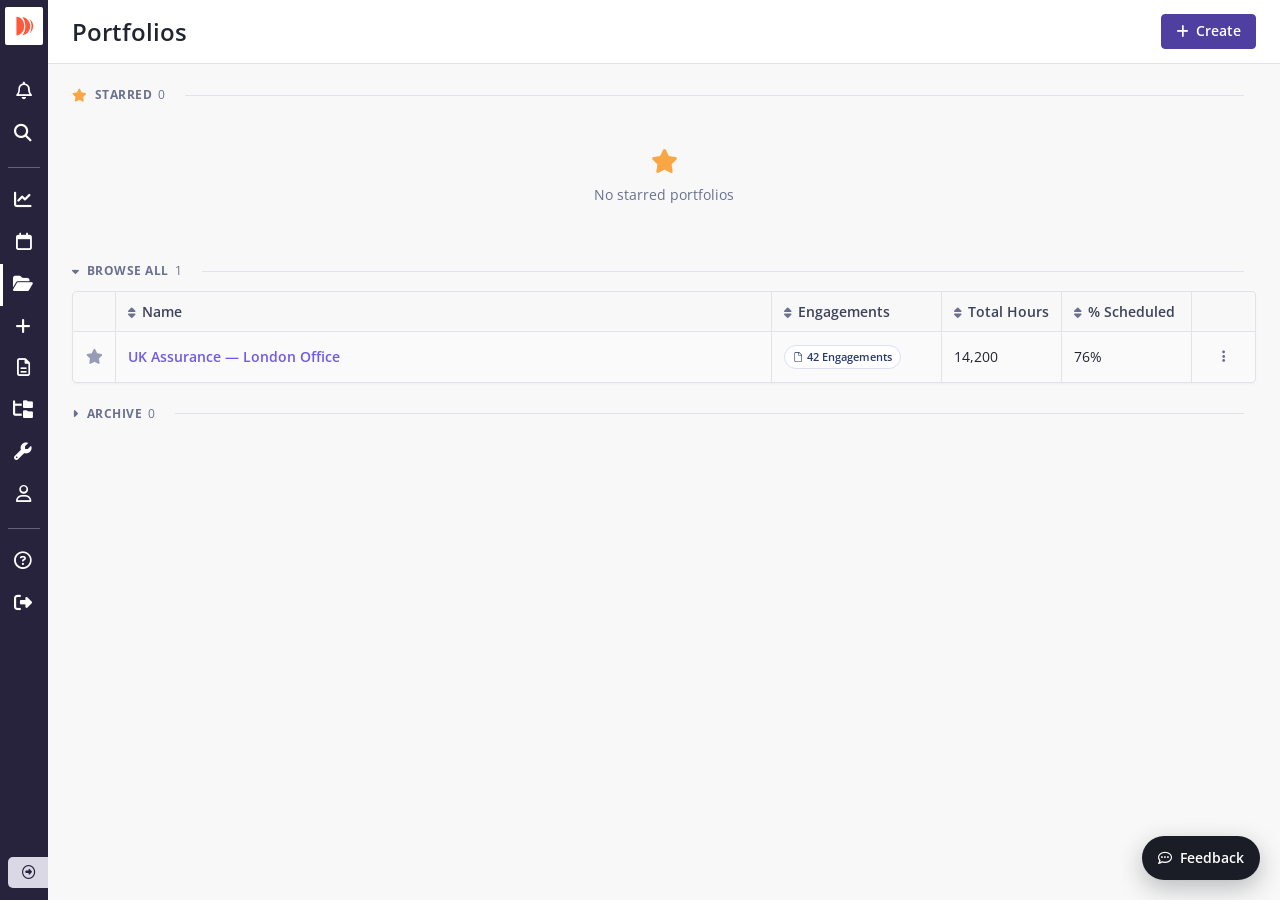
<file: mocks/portfolios-v3.html>
<!DOCTYPE html>
<html lang="en-GB" data-prototype-id="portfolios-v3" data-prototype-title="Portfolio Views">
<head>
<meta charset="UTF-8" />
<meta name="viewport" content="width=device-width, initial-scale=1.0" />
<title>Portfolio Views</title>
<link rel="preconnect" href="https://fonts.googleapis.com" />
<link rel="preconnect" href="https://fonts.gstatic.com" crossorigin />
<link href="https://fonts.googleapis.com/css2?family=Open+Sans:ital,wght@0,400;0,600;0,700;1,400&display=swap" rel="stylesheet" />
<link rel="stylesheet" href="https://cdnjs.cloudflare.com/ajax/libs/font-awesome/6.5.1/css/all.min.css" />
<style>
/* ============================================================
   Dayshape design tokens (styles/dayshape-bootstrap.css + colors.css)
   ============================================================ */
:root {
    --primary: #4f3fa0;
    --primary-emphasis: #403577;
    --primary-subtle: #f0effb;
    --primary-accent: #dedaf4;

    --surface-primary: #4f3fa0;
    --surface-accent: #e2e3e9;
    --surface-default: #fff;
    --surface-subtle-light: #f8f8f8;
    --surface-subtle-dark: #f1f1f4;
    --surface-list-item-hover: #f1f1f4;
    --surface-emphasis: #4c5172;
    --surface-strong: #3d425c;

    --surface-success: #078138;
    --surface-success-subtle: #e1faeb;
    --surface-success-accent: #c9efd8;
    --surface-danger: #a3003c;
    --surface-danger-subtle: #feecf2;
    --surface-warning: #fff0e0;
    --surface-warning-subtle: #fff0e0;
    --surface-info-subtle: #edf0f8;
    --surface-info-accent: #dae0f1;

    /* Daylight pill subtle borders + dark text (node 15035-26582) */
    --border-success-subtle: #c9efd8;
    --border-danger-subtle: #fdd9e6;
    --border-warning-subtle: #ffd9ad;
    --text-success-dark: #07602b;
    --text-warning-strong: #804003;

    --text-default: #222430;
    --text-accent: #4c5172;
    --text-emphasis: #3d425c;
    --text-subtle: #6a708f;
    --text-primary: #4f3fa0;
    --text-link-color: #7059e8;
    --text-link-hover-color: #4f3fa0;
    --text-disabled: #989bb6;
    --text-inverse: #fff;
    --text-success: #078138;
    --text-danger: #a3003c;
    --text-warning: #b65800;
    --text-info: #4462b2;
    --text-info-dark: #293b6b;

    --icon-subtle: #6a708f;
    --icon-starrating: #fba645;
    --icon-disabled: #989bb6;
    --icon-default: #222430;
    --icon-accent: #4c5172;

    --border-subtle: #e2e3e9;
    --border-default: #babfd1;
    --border-primary: #4f3fa0;
    --border-primary-subtle: #dedaf4;
    --border-info-subtle: #dae0f1;

    /* Figma table tokens (node 3161-263748) */
    --surface-emphasis-subtle: #6a708f;
    --surface-data-secondary: #6881c5;
    --surface-data-monochromatic-light: #86d4db;
    --surface-data-quaternary: #0295b2;
    --surface-data-primary: #ff8d6c;
    --surface-eng-01: #0295b2;
    --surface-container-default: rgba(152, 155, 182, 0.15);
    --surface-primary-subtle: #f0effb;
    --header-cell-border: rgba(186,191,209,0.5);
    --body-cell-border: rgba(186,191,209,0.3);
    --total-header-cell-border: rgba(141,159,211,0.4);
    --total-body-cell-border: rgba(141,159,211,0.2);

    --data-blue-500: #6881c5;
    --interactive-primary-d2: #4f3fa0;
    --surface-overlay: rgba(0, 0, 0, 0.5);

    --deep-black: #27233d;
    --neutral-deep-grey-14: #dad8e5;
    --neutral-grey-d3: #898da4;
    --dayshape-orange: #ff593b;

    --font-family: "Open Sans", "Helvetica Neue", Helvetica, Arial, sans-serif;
    --font-size-medium: 0.875rem;
    --font-size-small: 0.75rem;
    --font-size-extra-small: 0.6875rem;
    --font-size-h1: 1.5rem;
    --font-size-h2: 1.25rem;
    --font-weight-regular: 400;
    --font-weight-semibold: 600;
    --font-weight-bold: 700;

    --padding-xxs: 0.25rem;
    --padding-xs: 0.5rem;
    --padding-sm: 0.75rem;
    --padding-md: 1rem;
    --padding-lg: 1.5rem;

    --border-radius-default: 4px;
    --border-radius-lg: 8px;
    --border-radius-circle: 100px;

    /* Gantt tokens (fixtures/figma-gantt/tokens.json + styles/gantt*.css) */
    --pixels-per-hour: 6px;
    --gantt-line-height: 30px;
    --gantt-head-height: 72px;
    --gantt-label-width: 300px;

    /* Portfolio Team Gantt (resource-breakdown parity) */
    --pf-team-left-w: 460px;
    --pf-team-week-w: 112.6px;
    --pf-team-col-select-w: 48px;
    --pf-team-col-name-w: 195px;
    --pf-team-col-grade-w: 69px;
    --pf-team-col-expand-w: 25px;
    --pf-team-col-dim-w: 100px;
    --pf-team-col-hours-w: 56px;
    --pf-team-sub-row-h: 24px;
    --pf-team-group-h: 27px;
    --pf-team-slim-h: 5px;
    --pf-team-bar-h: 23px;
    --pf-team-bar-border: rgb(0 0 0 / 30%);
    --pf-team-menu-inset: 25px;
    /* Job Editor Gantt booking traits (Figma 8685:544770) */
    --surface-booking-trait-1: #4f4970;
    --surface-booking-trait-3: #67b95b;
    --border-xs: 1px;
    --border-emphasis: #babfd1;
    --surface-row-alt: #f8f8fa;
    --surface-header: #f8f8f8;
    --surface-unavailability: #d4d4dc;
    --surface-list-item-selected-light: #f0effb;
    --surface-icon-hover: #e2e3e9;
    --text-label: #4c5172;
    --text-white: #fff;
    --font-size-label: 0.8125rem;
    --font-size-xsmall: 0.625rem;
    --utilisation-level-1: #b2bee1;
    --utilisation-level-2: #a4d9c1;
    --utilisation-level-3: #f3dd8e;
    --utilisation-level-4: #ffae52;
    --utilisation-level-5: #e26bab;
    --today-marker: #f4645f;
}

* { box-sizing: border-box; }
html, body { margin: 0; padding: 0; height: 100%; }
body { font-family: var(--font-family); font-size: var(--font-size-medium); color: var(--text-default); background: var(--surface-subtle-light); }
a { color: var(--text-link-color); text-decoration: none; }
a:hover { text-decoration: underline; }

/* ============================================================
   App shell + NavBar (NavBar.css)
   ============================================================ */
.App { display: flex; min-height: 100vh; height: 100%; }
.NavBar { width: 48px; flex: 0 0 48px; background-color: var(--deep-black); display: flex; flex-direction: column; position: sticky; top: 0; height: 100vh; overflow: clip; }
.NavBar-logoWrapper { height: 42px; margin: 5px 5px 24px; display: flex; align-items: center; justify-content: center; }
.NavBar-dayshapeIcon { background-color: #fff; border-radius: 2px; height: 38px; width: 38px; object-fit: cover; }
.NavBar-mainMenuContent { list-style: none; padding: 0; margin: 0; overflow-y: auto; flex: 1 1 auto; }
.NavBar-li { min-height: 42px; border-left: solid 3px transparent; }
.NavBar-li:hover, .NavBar-li.is-active { border-left: solid 3px var(--text-inverse); }
.NavBar-menuLink { height: 40px; padding: 12px 10px; color: var(--text-inverse); display: flex; align-items: center; cursor: pointer; text-decoration: none; }
.NavBar-menuLink:hover { color: var(--text-inverse); text-decoration: none; }
.NavBar-menuIcon { width: 1.25rem; text-align: center; font-size: 1.1rem; }
.NavBar-li:hover .NavBar-menuIcon, .NavBar-li.is-active .NavBar-menuIcon { font-weight: 900; }
.NavBar-hr { border: 0; border-top: solid 1px var(--neutral-grey-d3); margin: 12px 8px; opacity: .6; }
.NavBar-menuBottom { display: flex; flex-direction: column; align-items: flex-end; padding-bottom: 12px; }
.NavBar-expandButton { background-color: var(--neutral-deep-grey-14); height: 31px; width: 40px; display: flex; align-items: center; justify-content: center; border-radius: 5px 0 0 5px; border: 0; cursor: pointer; color: var(--deep-black); }

.Main { flex: 1 1 auto; min-width: 0; min-height: 0; display: flex; flex-direction: column; background: var(--surface-subtle-light); }

/* ---- Header ---- */
.TopBar { background: var(--surface-default); border-bottom: 1px solid var(--border-subtle); padding: 14px var(--padding-lg); display: flex; align-items: center; gap: var(--padding-sm); position: sticky; top: 0; left: 0; z-index: 30; flex: 0 0 auto; min-width: 100%; box-sizing: border-box; }
.TopBar--noBorder { border-bottom: none; }
.EntityIcon-badge { height: 2.25rem; width: 2.25rem; border-radius: 10rem; display: flex; align-items: center; justify-content: center; background: var(--primary); color: #fff; flex: 0 0 auto; font-size: 15px; }
.TopBar-title { font-size: var(--font-size-h1); font-weight: var(--font-weight-semibold); color: var(--text-default); margin: 0; }
#detailTitle { font-size: 24px; font-weight: 400; line-height: 32px; color: #222430; display: flex; align-items: center; }
.TopBar-back { display: inline-flex; align-items: center; gap: 6px; color: var(--text-subtle); font-size: var(--font-size-medium); font-weight: var(--font-weight-semibold); cursor: pointer; margin-bottom: 2px; }
.TopBar-back:hover { color: var(--text-primary); text-decoration: none; }
.TopBar-spacer { flex: 1 1 auto; }
.TopBar-titleGroup { display: flex; flex-direction: column; min-width: 0; }

/* ---- Buttons ---- */
.Btn { font-family: var(--font-family); font-size: var(--font-size-medium); font-weight: var(--font-weight-semibold); border-radius: var(--border-radius-default); border: 1px solid var(--border-default); padding: 7px 14px; cursor: pointer; display: inline-flex; align-items: center; gap: 7px; line-height: 1.2; background: #fff; color: var(--text-accent); white-space: nowrap; }
.Btn:hover { background: var(--surface-subtle-dark); }
.Btn--primary { background: var(--surface-primary); color: #fff; border-color: var(--surface-primary); }
.Btn--primary:hover { background: var(--primary-emphasis); }
.Btn--sm { padding: 4px 10px; font-size: var(--font-size-small); }
.Btn-iconOnly { width: 32px; height: 32px; padding: 0; display: inline-flex; align-items: center; justify-content: center; border: 1px solid transparent; background: transparent; border-radius: var(--border-radius-default); color: var(--icon-subtle); cursor: pointer; }
.Btn-iconOnly:hover { background: var(--surface-subtle-dark); color: var(--text-accent); }

.Page { padding: var(--padding-lg); }

.Avatar { width: 28px; height: 28px; border-radius: 50%; background: var(--primary); font-size: 11px; text-transform: uppercase; display: inline-flex; justify-content: center; align-items: center; font-weight: var(--font-weight-bold); color: var(--text-inverse); flex: 0 0 auto; }

/* ---- Section headers ---- */
.SectionHeader { display: flex; align-items: center; gap: 8px; margin: var(--padding-md) 0 var(--padding-sm); cursor: pointer; user-select: none; }
.SectionHeader:first-child { margin-top: 0; }
.SectionHeader-gutter { flex: 0 0 auto; display: inline-flex; align-items: center; line-height: 1; }
.SectionHeader i.caret { color: var(--icon-subtle); font-size: 11px; line-height: 1; transition: transform .15s; transform-origin: center center; }
.SectionHeader .star { color: var(--icon-starrating); font-size: 13px; line-height: 1; }
.SectionHeader-label { font-size: var(--font-size-small); font-weight: var(--font-weight-bold); letter-spacing: .04em; text-transform: uppercase; color: var(--text-subtle); line-height: 1.2; }
.SectionHeader-count { margin-left: 6px; font-weight: var(--font-weight-regular); letter-spacing: 0; text-transform: none; }
.SectionHeader-rule { flex: 1 1 auto; height: 1px; background: var(--border-subtle); margin: 0 var(--padding-sm); }
.Section.is-collapsed .SectionHeader i.caret { transform: rotate(-90deg); }
.Section.is-collapsed .Section-body { display: none; }
.Section-body { margin-bottom: var(--padding-lg); }
.SectionEmptyCard {
    display: flex;
    flex-direction: column;
    align-items: center;
    justify-content: center;
    gap: 12px;
    min-height: 126px;
    background: var(--surface-subtle-light);
    border-radius: var(--border-radius-default);
}
.SectionEmptyCard-icon {
    font-size: 24px;
    line-height: 1;
    color: var(--icon-accent);
}
.SectionEmptyCard-icon.is-starred { color: var(--icon-starrating); }
.SectionEmptyCard-text {
    margin: 0;
    max-width: 180px;
    font-size: var(--font-size-medium);
    line-height: 20px;
    color: var(--text-subtle);
    text-align: center;
}
.Page--bigEmpty {
    display: flex;
    flex-direction: column;
    align-items: center;
    justify-content: center;
    min-height: calc(100vh - 58px);
    padding: var(--padding-lg);
}
.PortfolioListEmpty {
    display: flex;
    flex-direction: column;
    align-items: center;
    padding: 0;
    gap: 24px;
    width: 560px;
    max-width: 100%;
    flex: none;
}
.PortfolioListEmpty-illustration {
    width: 200px;
    height: 174px;
    flex: none;
}
.PortfolioListEmpty-illustration img {
    display: block;
    width: 200px;
    height: 174px;
}
.PortfolioListEmpty-body {
    display: flex;
    flex-direction: column;
    align-items: center;
    padding: 0;
    gap: 12px;
    width: 100%;
    align-self: stretch;
    flex: none;
}
.PortfolioListEmpty-text {
    display: flex;
    flex-direction: column;
    align-items: center;
    padding: 0;
    gap: 8px;
    width: 100%;
    flex: none;
}
.PortfolioListEmpty-title {
    width: 100%;
    margin: 0;
    font-size: 18px;
    line-height: 25px;
    font-weight: var(--font-weight-regular);
    color: #222430;
    text-align: center;
}
.PortfolioListEmpty-subtitle {
    width: 100%;
    margin: 0;
    font-size: 14px;
    line-height: 21px;
    font-weight: var(--font-weight-regular);
    color: #6A708F;
    text-align: center;
}
.PortfolioListEmpty-actions {
    display: flex;
    flex-direction: column;
    align-items: center;
    padding: 0;
    gap: 8px;
    flex: none;
}
.PortfolioListEmpty-create {
    width: 90px;
    height: 35px;
    padding: 0 12px;
    gap: 8px;
    justify-content: center;
    font-size: 14px;
    line-height: 21px;
    font-weight: var(--font-weight-regular);
}
.PortfolioListEmpty-create i {
    width: 14px;
    height: 14px;
    font-size: 14px;
    line-height: 1;
}

/* ---- GenericTable ---- */
.u-table { width: 100%; table-layout: fixed; border-collapse: separate; border-spacing: 0; background: #fff; font-size: var(--font-size-medium); color: var(--text-default); }
.u-table thead th { position: sticky; top: var(--topbar-h, 58px); z-index: 6; background: var(--surface-subtle-light); text-align: left; font-weight: var(--font-weight-semibold); color: var(--text-emphasis); padding: 10px 12px; border-top: 1px solid var(--border-subtle); border-bottom: 1px solid var(--border-subtle); border-right: 1px solid var(--border-subtle); white-space: nowrap; user-select: none; overflow: hidden; text-overflow: ellipsis; }
.u-table thead th:first-child { border-left: 1px solid var(--border-subtle); border-top-left-radius: 4px; }
.u-table thead th:last-child { border-top-right-radius: 4px; }
.u-table tbody td { padding: 10px 12px; border-bottom: 1px solid var(--border-subtle); border-right: 1px solid var(--border-subtle); vertical-align: middle; overflow: hidden; text-overflow: ellipsis; white-space: nowrap; }
.u-table tbody td:first-child { border-left: 1px solid var(--border-subtle); }
.u-table.table-striped tbody tr:nth-of-type(odd) td { background: rgba(152,155,182,.05); }
.u-table.table-hover tbody tr:hover td { background: var(--surface-list-item-hover); }
.u-table tbody tr:last-child td:first-child { border-bottom-left-radius: 4px; }
.u-table tbody tr:last-child td:last-child { border-bottom-right-radius: 4px; }
.u-table .sortIcon { color: var(--icon-subtle); margin-right: 6px; font-size: 12px; }
.u-table thead th.sortable { cursor: pointer; }
.u-table thead th.sortable:hover { background: var(--surface-list-item-hover); }
.u-table thead th.is-sorted, .u-table thead th.is-sorted .sortIcon { color: var(--text-emphasis); }
.PortfolioTable { box-shadow: 0 1px 2px rgba(39,35,61,.04); border-radius: var(--border-radius-default); overflow: visible; }
.PortfolioTableShell--paginated { display: flex; flex-direction: column; border-radius: var(--border-radius-default); box-shadow: 0 1px 2px rgba(39,35,61,.04); background: var(--surface-default); }
.PortfolioTableShell--paginated .PortfolioTable { box-shadow: none; border-radius: 0; }
.PortfolioTable tbody tr { cursor: pointer; }
.cell-name { font-weight: var(--font-weight-semibold); color: var(--text-link-color); }
.PortfolioTable tbody tr:hover .cell-name { text-decoration: underline; }
.cell-owner { display: inline-flex; align-items: center; gap: 8px; }
.cell-muted { color: var(--text-default); }
.PortfolioTable td.num { text-align: left; }
tr.is-inactive .cell-name { color: var(--text-subtle); }
.col-star { width: 42px; text-align: center; }
.col-actions { width: 70px; text-align: center; }
.u-table td.col-actions { overflow: visible; }
.RowMenu.is-open { z-index: 60; }
.star-toggle { color: var(--icon-disabled); cursor: pointer; font-size: 15px; transition: color .12s ease, transform .12s ease; }
.star-toggle:hover { color: var(--icon-starrating); transform: scale(1.18); }
.star-toggle.is-starred { color: var(--icon-starrating); }
.star-toggle.is-starred:hover { color: var(--icon-disabled); transform: scale(1.18); }
.CountBadge { box-sizing: border-box; display: inline-flex; flex-direction: row; align-items: center; gap: 4px; min-width: 24px; height: 24px; padding: 0 8px; background: var(--surface-default); color: var(--text-info-dark); border: 1px solid var(--border-info-subtle); border-radius: var(--border-radius-circle); font-size: var(--font-size-extra-small); font-weight: var(--font-weight-semibold); white-space: nowrap; flex: none; }
.CountBadge i { font-size: 10px; color: var(--text-info-dark); flex: none; }
.CountBadge-icon { flex: none; width: 10px; height: 10px; color: var(--text-info-dark); }

/* ---- Pagination (GenericTable footer + PaginationControls) ---- */
.GenericTable-footer { display: flex; justify-content: flex-end; align-items: center; gap: 12px; flex-shrink: 0; padding: 10px 12px 8px; background: var(--surface-default); border-top: 1px solid var(--border-subtle); pointer-events: none; }
.GenericTable-rowSummary { font-size: var(--font-size-small); font-weight: var(--font-weight-regular); color: var(--text-subtle); white-space: nowrap; pointer-events: auto; }
.GenericTable-footer .pagination { pointer-events: auto; border-radius: var(--border-radius-default); background: var(--surface-default); padding: 3px; }
.GenericTable-footer.mt-3 { margin-top: 0; }
.pagination { display: flex; padding-left: 0; margin: 0; list-style: none; }
.PaginationControls-listItem { overflow: visible; }
.PaginationControls-button { border-radius: var(--border-radius-default); margin-left: 1px; margin-right: 1px; min-width: 38px; min-height: 35px; justify-content: center; padding: 7px 12px; font-weight: var(--font-weight-semibold); border: 1px solid var(--surface-primary); background: #fff; color: var(--surface-primary); cursor: pointer; display: inline-flex; align-items: center; line-height: 1.25; font-family: var(--font-family); font-size: var(--font-size-medium); }
.PaginationControls-button:hover:not(:disabled):not(.active) { background: var(--surface-primary-subtle); color: var(--primary-emphasis); }
.PaginationControls-button.active { background: var(--surface-primary); color: #fff; border-color: var(--surface-primary); }
.PaginationControls-button:disabled { opacity: .5; cursor: not-allowed; color: var(--text-subtle); border-color: var(--border-default); }
.PaginationControls-ellipsis { height: 35px; padding: 6px 3px; margin-left: -1px; user-select: none; font-size: 1rem; line-height: 1.5; color: var(--text-subtle); }

/* ---- Row actions dropdown ---- */
.RowMenu { position: relative; display: inline-block; }
.RowMenu-toggle { width: 30px; height: 30px; border: none; background: transparent; border-radius: var(--border-radius-default); color: var(--icon-subtle); cursor: pointer; display: inline-flex; align-items: center; justify-content: center; }
.RowMenu-toggle:hover { background: var(--surface-subtle-dark); color: var(--text-accent); }
.RowMenu-dropdown { position: absolute; right: 0; top: 34px; min-width: 170px; background: #fff; border: 1px solid var(--border-subtle); border-radius: var(--border-radius-default); box-shadow: 0 2px 4px 2px rgb(178 178 178 / 30%); z-index: 50; padding: 4px 0; display: none; }
.RowMenu.is-open .RowMenu-dropdown { display: block; }
.RowMenu-item { display: flex; align-items: center; gap: 10px; padding: 8px 14px; font-size: var(--font-size-medium); color: var(--text-accent); cursor: pointer; white-space: nowrap; }
.RowMenu-item:hover { background: var(--surface-list-item-hover); color: var(--text-primary); }
.RowMenu-item i { width: 16px; text-align: center; }
.RowMenu-item.is-danger { color: var(--text-danger); }
.RowMenu-item.is-danger:hover { background: var(--surface-danger-subtle); }
.RowMenu-divider { height: 1px; background: var(--border-subtle); margin: 4px 0; }

/* ---- Status pills ---- */
.Pill { box-sizing: border-box; display: inline-flex; align-items: center; gap: 4px; height: 24px; min-width: 24px; padding: 0 8px; border-radius: 100px; font-size: var(--font-size-small); font-weight: var(--font-weight-semibold); border: 1px solid transparent; white-space: nowrap; }
.Pill--neutral { background: var(--surface-subtle-dark); color: var(--text-accent); border-color: var(--border-subtle); }
.Pill--success { background: var(--surface-success-subtle); color: var(--text-success-dark); border-color: var(--border-success-subtle); }
.Pill--info { background: var(--surface-info-subtle); color: var(--text-info-dark); border-color: var(--border-info-subtle); }
.Pill--warning { background: var(--surface-warning-subtle); color: var(--text-warning-strong); border-color: var(--border-warning-subtle); }
.Pill--secondary { background: var(--surface-primary-subtle); color: var(--text-primary); border-color: var(--border-primary-subtle); }
.Pill--danger { background: var(--surface-danger-subtle); color: var(--text-danger); border-color: var(--border-danger-subtle); }
.Pill--primary { background: var(--surface-primary-subtle); color: var(--text-primary); border-color: var(--border-primary-subtle); }

/* ---- Tabs ---- */
.Tab-navBar { display: flex; align-items: flex-end; padding: 0 var(--padding-lg); gap: 4px; border-bottom: 1px solid var(--border-subtle); background: var(--surface-default); position: sticky; top: var(--topbar-h, 58px); left: 0; z-index: 28; flex: 0 0 auto; min-width: 100%; box-sizing: border-box; }
.Tab-navItem { display: flex; flex-direction: column; align-items: stretch; gap: 2px; padding: 0; background: none; border: none; cursor: pointer; font-family: var(--font-family); }
.Tab-navItem-inner { display: flex; align-items: center; gap: 4px; height: 35px; padding: 4px 8px; box-sizing: border-box; border: 2px solid transparent; border-radius: 4px 4px 0 0; font-weight: var(--font-weight-semibold); font-size: 14px; line-height: 21px; color: var(--text-accent); white-space: nowrap; }
.Tab-navItem-bar { height: 2px; width: 100%; border-radius: var(--border-radius-lg, 8px); background: transparent; }
.Tab-navItem:hover .Tab-navItem-inner, .Tab-navItem.is-active .Tab-navItem-inner { color: var(--text-primary); }
.Tab-navItem:active .Tab-navItem-inner { color: #403577; }
.Tab-navItem:hover .Tab-navItem-bar, .Tab-navItem.is-active .Tab-navItem-bar { background: var(--surface-primary); }
.Tab-navItem:active .Tab-navItem-bar { background: #403577; }
.Tab-navItem:focus-visible { outline: none; }
.Tab-navItem:focus-visible .Tab-navItem-inner { border-color: #9b8bf0; border-radius: 4px; }

/* ============================================================
   Performance tab
   ============================================================ */
.Perf { padding: 0 0 var(--padding-lg); background: var(--surface-subtle-light); }
.Select {
    appearance: none; border: 1px solid var(--border-default); border-radius: var(--border-radius-default);
    background: #fff; padding: 6px 30px 6px 10px; height: 35px; box-sizing: border-box;
    font-family: var(--font-family); font-size: var(--font-size-medium); color: var(--text-emphasis);
    cursor: pointer;
    background-image: url("data:image/svg+xml;utf8,<svg xmlns='http://www.w3.org/2000/svg' width='12' height='12' viewBox='0 0 12 12'><path fill='%236a708f' d='M2 4l4 4 4-4z'/></svg>");
    background-repeat: no-repeat; background-position: right 10px center;
}
.Select--sm { width: 160px; }
.Select--md { width: 170px; }
.Select--comparator { width: 266px; max-width: min(266px, 42vw); padding-left: 32px; }
.Select--analysis { width: 220px; max-width: min(220px, 36vw); padding-left: 34px; }
.Perf-field { display: flex; align-items: center; gap: 8px; }
.Perf-fieldLabel {
    font-size: var(--font-size-medium); font-weight: var(--font-weight-semibold);
    color: var(--text-emphasis); white-space: nowrap;
}
.Btn--iconSoft {
    width: 35px; height: 35px; padding: 0;
    display: inline-flex; align-items: center; justify-content: center;
    background: var(--surface-container-default); color: var(--primary);
    border: 1px solid var(--border-subtle); border-radius: var(--border-radius-default); cursor: pointer;
}
.Btn--iconSoft:hover { background: var(--surface-accent); }

/* Single sticky Comparator and Key bar (Figma 14339:481471) */
.Perf-keyBar {
    position: sticky;
    top: calc(var(--topbar-h, 58px) + var(--tabbar-h, 41px));
    left: 0;
    z-index: 26;
    display: flex; align-items: center; justify-content: space-between; gap: 16px;
    padding: 12px var(--padding-lg);
    background: var(--surface-default);
    border-bottom: 1px solid var(--border-subtle);
    box-shadow: 0 2px 4px rgba(0, 0, 0, 0.05);
    min-width: 100%;
    box-sizing: border-box;
}
.Perf-keyStart { display: flex; align-items: center; gap: 16px; flex-wrap: wrap; min-width: 0; }
.Perf-keyEnd { display: flex; align-items: center; gap: 16px; flex: 0 0 auto; }
.Perf-keyActions { display: flex; align-items: center; gap: 8px; }
.Perf-keyItem {
    display: inline-flex; align-items: center; gap: 8px;
    font-size: var(--font-size-medium); font-weight: var(--font-weight-semibold);
    color: var(--text-default); white-space: nowrap;
}
.Perf-keySwatch {
    width: 12px; height: 12px; border-radius: 2px; flex: 0 0 auto;
}
.Perf-keySwatch--actuals { background: var(--surface-data-monochromatic-light); }
.Perf-keySwatch--forecast { background: var(--surface-data-secondary); }
.Perf-keySwatch--predicted { background: var(--surface-data-quaternary); }
.Perf-keySwatch--comparator { background: var(--surface-data-primary); }
.Perf-selectWrap {
    position: relative; display: inline-flex; align-items: center;
}
.Perf-selectWrap > .Perf-keySwatch,
.Perf-selectWrap > .Perf-selectIcon {
    position: absolute; left: 12px; z-index: 1; pointer-events: none;
}
.Perf-selectIcon {
    color: var(--text-accent); font-size: 14px; width: 14px; height: 14px;
    display: inline-flex; align-items: center; justify-content: center;
}
.Perf-currencyPill {
    display: inline-flex; align-items: center; gap: 4px;
    height: 24px; min-width: 24px; padding: 0 8px;
    border: 1px solid var(--border-subtle); border-radius: var(--border-radius-circle);
    background: #fff; color: var(--text-emphasis);
    font-size: 11px; font-weight: var(--font-weight-semibold); line-height: 1;
}
.Perf-currencyPill i { font-size: 10px; color: var(--text-subtle); }
.Perf-tables { padding: var(--padding-lg) var(--padding-lg) 0; background: var(--surface-subtle-light); }

/* Page (#view-detail) scrolls both axes so thead can sticky under the key bar AND left cols can freeze.
   Do not put overflow-x on this wrap — that creates a sticky containing block and leaves a blank gap above the header. */
.PerfTableWrap {
    overflow: visible;
    max-width: none;
    padding-top: 0;
    padding-bottom: 4px;
    margin-top: 0;
    background: transparent;
}
.PerfTable { border-collapse: separate; border-spacing: 0; font-size: var(--font-size-medium); color: var(--text-default); background: transparent; }
.PerfTable thead th, .PerfTable thead td {
    position: sticky;
    z-index: 20;
    top: var(--perf-thead-top, calc(var(--topbar-h, 58px) + var(--tabbar-h, 41px) + var(--perf-keybar-h, 60px)));
}
.PerfTable thead tr.band th,
.PerfTable thead tr.band td {
    top: var(--perf-thead-band-top, calc(var(--perf-thead-top, 160px) + 36px));
    z-index: 19;
}
.PerfTable th, .PerfTable td { padding: 6px 12px; border-right: 1px solid var(--body-cell-border); border-bottom: 1px solid var(--body-cell-border); white-space: nowrap; vertical-align: middle; }
/* top-tier group headers (surface-emphasis) + colour key bars */
.PerfTable thead .h-grp {
    background: var(--surface-emphasis); color: var(--text-inverse); font-weight: var(--font-weight-semibold);
    text-align: center; border-right: 1px solid var(--header-cell-border); border-bottom: none;
    /* keep sticky (not relative) so vertical + horizontal stick work; absolute ::before still anchors here */
}
.PerfTable thead .h-grp.left { text-align: left; vertical-align: middle; }
.PerfTable thead .h-grp.tl { border-top-left-radius: var(--border-radius-lg); }
.PerfTable thead .h-grp.tr { border-top-right-radius: var(--border-radius-lg); border-right: none; }
.PerfTable thead .h-grp.rblk-tr { border-top-right-radius: var(--border-radius-lg); }
.PerfTable thead .h-grp.has-key {
    padding-top: 14px; /* room for 8px colour key + text */
    position: sticky;
    overflow: hidden; /* keep key flush with cell top edge */
}
.PerfTable thead .h-grp.has-key::before {
    content: ""; position: absolute; left: 0; right: 0; top: 0; height: 8px;
    border-radius: 0; pointer-events: none;
}
/* First header row with keys: rounded only on group ends — colour key follows the same corners */
.PerfTable thead .h-grp.has-key.tl::before,
.PerfTable thead .h-grp.tl.has-key::before {
    border-top-left-radius: var(--border-radius-lg);
}
.PerfTable thead .h-grp.has-key.tr::before,
.PerfTable thead .h-grp.has-key.rblk-tr::before {
    border-top-right-radius: var(--border-radius-lg);
}
.PerfTable thead .h-grp.h-actuals::before { background: var(--surface-data-monochromatic-light); }
.PerfTable thead .h-grp.h-forecast::before { background: var(--surface-data-secondary); }
.PerfTable thead .h-grp.h-predicted::before { background: var(--surface-data-quaternary); }
.PerfTable thead .h-grp.h-compare::before { background: var(--surface-data-primary); }
.PerfTable thead .h-engHead {
    display: flex; align-items: center; justify-content: space-between; gap: 8px; width: 100%;
}
.PerfTable thead .h-engGear {
    width: 24px; height: 24px; padding: 0; flex: 0 0 auto;
    display: inline-flex; align-items: center; justify-content: center;
    background: var(--surface-container-default); color: var(--text-inverse);
    border: 1px solid rgba(226, 227, 233, 0.35); border-radius: var(--border-radius-default); cursor: pointer;
}
.PerfTable thead .h-engGear:hover { background: rgba(255, 255, 255, 0.18); }
.PerfTable thead .h-engGear i { font-size: 10px; }
/* sub-headers — accent (Hours/GBP/metrics) + info accent (comparator change/diff) */
.PerfTable thead .h-sub {
    background: var(--surface-accent); color: var(--text-default); font-weight: var(--font-weight-semibold);
    text-align: right; font-size: var(--font-size-medium); border-right: 1px solid var(--header-cell-border);
    white-space: normal; line-height: 1.2;
}
.PerfTable thead .h-sub.h-cmp { background: var(--surface-info-accent); border-right-color: var(--total-header-cell-border); }
.PerfTable thead .h-sub.tr { border-right: none; }
/* band under Engagement / Status / Partner */
.PerfTable .band td.band-cell {
    background: var(--surface-emphasis-subtle); color: var(--text-inverse); font-weight: var(--font-weight-semibold);
    text-align: left; border-right: 1px solid var(--header-cell-border);
}
.PerfTable .band td.band-blank { background: var(--surface-emphasis-subtle); border: none; }
/* Frozen Engagement / Status / Partner (Gantt-style left stick on horizontal scroll) */
.PerfTable .perf-stick {
    position: sticky;
    left: 0;
    z-index: 8;
}
.PerfTable .perf-stick--1 { left: var(--perf-stick-1, 220px); }
.PerfTable .perf-stick--2 { left: var(--perf-stick-2, 320px); }
.PerfTable thead .perf-stick { z-index: 24; }
.PerfTable thead tr.band .perf-stick { z-index: 23; }
.PerfTable tbody tr:not(.total-row) .perf-stick {
    background: var(--surface-subtle-dark);
    z-index: 8;
}
.PerfTable tr.total-row .perf-stick {
    background: var(--surface-emphasis); color: var(--text-inverse); z-index: 9;
}
.PerfTable .perf-stick--2,
.PerfTable .band-cell.perf-stick {
    box-shadow: 6px 0 10px -6px rgba(39, 35, 61, 0.22);
}
/* gap column separating metric blocks */
.PerfTable .gap, .PerfTable .h-gap { background: transparent; border: none; width: 10px; min-width: 10px; padding: 0; }
/* data cells — Figma 11026:310582 table colours */
.PerfTable td.num { text-align: right; font-variant-numeric: tabular-nums; color: var(--text-accent); }
.PerfTable tbody tr:not(.total-row) td:not(.gap) {
    background: var(--surface-default);
}
/* Engagement / Status / Partner */
.PerfTable tbody tr:not(.total-row) td:nth-child(-n+3) {
    background: var(--surface-subtle-dark);
}
/* Predicted Total + Compare % Change / Diff — info subtle all the way down */
.PerfTable tbody tr:not(.total-row) td.pt-col,
.PerfTable tbody tr:not(.total-row) td.cmp-col {
    background: var(--surface-info-subtle); color: var(--text-info-dark);
    border-right-color: var(--total-body-cell-border); border-bottom-color: var(--total-body-cell-border);
}
.PerfTable .cmp-badge {
    display: inline-flex; align-items: center; min-height: 22px; padding: 4px;
    background: #fff; border: 1px solid var(--border-info-subtle); border-radius: var(--border-radius-default);
    color: var(--text-info-dark); font-size: 12px; font-weight: var(--font-weight-bold); line-height: 14px;
}
/* total row — Figma: emphasis label, accent metrics, info-accent on Predicted / Compare tint cols */
.PerfTable tr.total-row td {
    background: var(--surface-accent); color: var(--text-accent);
    font-weight: var(--font-weight-semibold);
    border-right: 1px solid var(--header-cell-border); border-bottom: none;
}
.PerfTable tr.total-row td:nth-child(-n+3) {
    background: var(--surface-emphasis); color: var(--text-inverse);
}
.PerfTable tr.total-row td.gap, .PerfTable tr.total-row td.total-blank { background: transparent; border: none; }
.PerfTable tr.total-row td.pt-col,
.PerfTable tr.total-row td.cmp-col {
    background: var(--surface-info-accent); color: var(--text-info-dark);
    border-right-color: var(--total-header-cell-border);
}
.PerfTable tr.total-row td:first-child { border-bottom-left-radius: var(--border-radius-lg); }
.PerfTable tr.total-row td.rblk-br { border-bottom-right-radius: var(--border-radius-lg); }
.PerfTable tbody tr:nth-last-child(2) td:last-child { border-bottom-right-radius: var(--border-radius-lg); }
/* entity badge + name cell */
.ent-badge { width: 24px; height: 24px; border-radius: var(--border-radius-circle); background: var(--surface-data-secondary); color: #fff; font-size: 11px; display: inline-flex; align-items: center; justify-content: center; flex: 0 0 auto; }
.ent-badge.is-group { background: var(--surface-eng-01); }
.PerfTable td:first-child { box-sizing: border-box; width: 200px; border-right-color: rgba(186, 191, 209, 0.5); border-bottom-color: rgba(186, 191, 209, 0.5); }
.PerfTable tbody td { padding: 10px 12px; border-right-color: rgba(186, 191, 209, 0.5); border-bottom-color: rgba(186, 191, 209, 0.5); }
.name-cell { display: flex; align-items: center; gap: 8px; min-width: 0; }
.name-cell .caret { color: var(--icon-subtle); width: 10px; cursor: pointer; flex: 0 0 auto; }
.name-cell .caret.spacer { visibility: hidden; }
.name-cell .txt { display: flex; flex-direction: column; min-width: 0; }
.name-cell .code { color: var(--text-link-color); font-weight: var(--font-weight-bold); }
.name-cell .nm { color: var(--text-default); font-size: var(--font-size-small); white-space: normal; line-height: 1.25; }
/* recovery-rate pill (negatives -> danger) + gross margin */
.rate-pill { display: inline-block; border-radius: var(--border-radius-circle); padding: 1px 8px; font-weight: var(--font-weight-semibold); font-size: var(--font-size-small); }
.rate-pill--neg { background: var(--surface-danger); color: var(--text-inverse); }
.rate-pill--subtle { background: var(--surface-subtle-dark); color: var(--text-accent); }
.rate-pill--subtle.is-neg { color: var(--text-danger); }
.gm-neg { color: var(--text-danger); font-weight: var(--font-weight-semibold); }

/* Totals & metrics — Figma 11508:69165 colours / chrome */
.MetricsTable {
    width: 917px; max-width: 100%; table-layout: fixed;
    border-collapse: separate; border-spacing: 0;
    font-size: var(--font-size-medium); margin-top: 18px;
    background: transparent;
}
.MetricsTable th, .MetricsTable td {
    padding: 4px 12px; min-height: 32px; box-sizing: border-box;
    border-right: 1px solid var(--body-cell-border);
    border-bottom: 1px solid var(--body-cell-border);
    vertical-align: middle;
}
.MetricsTable thead th {
    font-weight: var(--font-weight-semibold);
    border-right: 1px solid var(--header-cell-border);
    border-bottom: none;
}
.MetricsTable thead th.left {
    background: var(--surface-emphasis); color: var(--text-inverse);
    text-align: left; border-top-left-radius: var(--border-radius-lg);
}
.MetricsTable-title {
    display: flex; align-items: center; justify-content: space-between; gap: 8px; width: 100%;
}
.MetricsTable-gear {
    width: 24px; height: 24px; padding: 0; flex: 0 0 auto;
    display: inline-flex; align-items: center; justify-content: center;
    background: var(--surface-container-default); color: var(--text-inverse);
    border: 1px solid rgba(226, 227, 233, 0.35); border-radius: var(--border-radius-default); cursor: pointer;
}
.MetricsTable-gear:hover { background: rgba(255, 255, 255, 0.18); }
.MetricsTable-gear i { font-size: 10px; }
.MetricsTable thead th.colval {
    background: var(--surface-accent); color: var(--text-default);
    text-align: right;
}
.MetricsTable thead th.colval.predicted-head {
    background: var(--surface-info-accent);
    border-right-color: var(--total-header-cell-border);
}
.MetricsTable thead th:last-child { border-top-right-radius: var(--border-radius-lg); border-right: none; }
.MetricsTable td.label {
    background: var(--surface-subtle-dark); color: var(--text-default);
    width: 437px;
}
.MetricsTable td.label .label-row {
    display: flex; align-items: center; justify-content: space-between; gap: 8px;
}
.MetricsTable td.label .label-main { display: flex; align-items: flex-start; gap: 6px; min-width: 0; }
.MetricsTable th.left { width: 437px; }
.MetricsTable th.colval, .MetricsTable td.num { width: 160px; }
.MetricsTable td.num {
    background: var(--surface-default); color: var(--text-accent);
    text-align: right; font-variant-numeric: tabular-nums;
}
.MetricsTable td.predicted-col {
    background: var(--surface-info-subtle); color: var(--text-info-dark);
    border-right-color: var(--total-body-cell-border); border-bottom-color: var(--total-body-cell-border);
}
.MetricsTable tbody tr:last-child td { border-bottom: none; }
.MetricsTable tbody tr:last-child td:first-child { border-bottom-left-radius: var(--border-radius-lg); }
.MetricsTable tbody tr:last-child td:last-child { border-bottom-right-radius: var(--border-radius-lg); border-right: none; }
.MetricsTable td.num:last-child { border-right: none; }
.MetricsTable .sub-label { color: var(--text-danger); font-size: var(--font-size-extra-small); display: block; }
.MetricsTable td.warn { color: var(--text-danger); font-weight: var(--font-weight-semibold); }
.MetricsTable td.predicted-col.warn { color: var(--text-danger); }
.MetricsTable .warn-icon { color: var(--text-danger); margin-top: 2px; flex: 0 0 auto; }
.MetricBadge { display:inline-block; background: var(--surface-danger); color:#fff; border-radius: var(--border-radius-circle); padding: 1px 8px; font-weight: var(--font-weight-semibold); }
.MetricsTable td .pencil { color: var(--icon-accent); cursor: pointer; flex: 0 0 auto; }

/* Suppressed economics — n/a pill + tooltip (Core UI pattern) */
.PerfNa {
    display: inline-block;
    border-radius: var(--border-radius-default);
    padding: 2px 8px;
    font-weight: var(--font-weight-semibold);
    font-size: var(--font-size-small);
    line-height: 1.25;
    background: var(--surface-subtle-dark);
    color: var(--text-accent);
    border: 1px solid var(--border-subtle);
    cursor: help;
}
.BtnTooltipWrap.PerfSuppressedWrap {
    display: inline-flex;
    width: 100%;
    justify-content: flex-end;
}
.BtnTooltipWrap.PerfSuppressedWrap[data-tooltip]::after {
    max-width: 280px;
    white-space: normal;
    font-weight: var(--font-weight-semibold);
}
.PerfTable tr.total-row .PerfNa {
    background: rgba(255, 255, 255, 0.18);
    color: var(--text-inverse);
    border-color: rgba(255, 255, 255, 0.35);
}

/* ============================================================
   Team tab — portfolio Gantt (resource / engagement pivot)
   Visual basis: gantt-resource-breakdown.html
   ============================================================ */
/* Performance "Settings" dropdown menu (Job Groups Editor design) */
.SettingsMenu { position: relative; }
.SettingsMenu-panel {
    position: absolute; right: 0; top: calc(100% + 6px); width: 300px;
    background: #fff; border: 1px solid var(--border-default); border-radius: var(--border-radius-default);
    box-shadow: 0 2px 4px 2px rgb(178 178 178 / 30%); z-index: 60; padding: 16px; display: none;
}
.SettingsMenu.is-open .SettingsMenu-panel { display: block; }
.SettingsMenu-section + .SettingsMenu-section { margin-top: 24px; }
.SettingsMenu-title { font-size: 16px; font-weight: var(--font-weight-semibold); color: var(--text-default); margin-bottom: 12px; }
.SettingsMenu-check { display: flex; align-items: center; gap: 8px; font-size: var(--font-size-medium); color: var(--text-default); cursor: pointer; }
.SettingsMenu-check + .SettingsMenu-check { margin-top: 16px; }
.SettingsMenu-check input { accent-color: var(--primary); width: 16px; height: 16px; flex: 0 0 auto; }
.SettingsMenu-field { margin-top: 16px; }
.SettingsMenu-fieldLabel { display: block; font-size: var(--font-size-medium); font-weight: var(--font-weight-semibold); color: var(--text-default); margin-bottom: 8px; }
.Select--full { width: 100%; height: 35px; color: var(--text-emphasis); }

#tab-team.PfTeam,
.PfTeam {
    background: var(--surface-default);
    display: flex;
    flex-direction: column;
    overflow: hidden;
    min-height: 0;
    flex: 1 1 auto;
}
/* Job Editor Gantt Actions (Figma 8685:544770) — secondary + soft icon buttons */
.PfTeam-head {
    position: sticky; top: 0; z-index: 30;
    min-height: 71px; overflow: visible; background: var(--surface-default);
    border-bottom: var(--border-xs) solid var(--border-subtle);
    display: flex; align-items: stretch;
}
.PfTeam-headScroll {
    width: max-content; display: flex; flex-direction: column; flex: 1 1 auto; min-width: 0;
    justify-content: flex-end;
}
.PfTeam-headCorner {
    position: sticky; left: 0; z-index: 4;
    width: var(--pf-team-left-w); flex: 0 0 var(--pf-team-left-w);
    background: var(--surface-default);
    border-right: var(--border-xs) solid var(--border-subtle);
    display: flex; flex-direction: column; justify-content: flex-start;
    box-sizing: border-box;
}
.PfTeam-headTools {
    display: flex; align-items: center; gap: 8px;
    padding: 8px var(--padding-lg);
    min-height: 51px;
    box-sizing: border-box;
    flex: 1 1 auto;
    background: var(--surface-default);
}
.PfTeam-headTools .Btn {
    flex: 0 0 auto;
    min-height: 35px;
    height: 35px;
    padding: 0 var(--padding-sm);
    font-weight: var(--font-weight-regular);
    gap: 8px;
}
.PfTeam-headTools .Btn--secondary {
    color: var(--text-primary);
    border-color: var(--border-primary);
    background: var(--surface-default);
}
.PfTeam-headTools .Btn--secondary:hover:not(:disabled) {
    background: var(--surface-primary-subtle);
    color: var(--primary-emphasis);
}
.PfTeam-headTools .Btn--iconSoft {
    width: 35px;
    height: 35px;
    padding: 0;
    justify-content: center;
    color: var(--primary);
    background: var(--surface-container-default);
    border: 1px solid var(--border-subtle);
}
.PfTeam-headTools .Btn--iconSoft:hover {
    background: var(--surface-accent);
    color: var(--primary-emphasis);
}
.PfTeam-headTools .Btn--iconSoft.is-active {
    background: var(--surface-primary-subtle);
    border-color: var(--border-primary);
    color: var(--text-primary);
}
.PfTeam-headTools .Btn i { font-size: 14px; width: 14px; height: 14px; display: inline-flex; align-items: center; justify-content: center; }
.PfTeam-skillCount {
    box-sizing: border-box;
    display: inline-flex; align-items: center; justify-content: center;
    min-width: 20px; width: 20px; height: 20px; padding: 0;
    border-radius: 100px;
    background: var(--surface-primary); color: var(--text-inverse);
    font-size: 10px; font-weight: var(--font-weight-semibold); line-height: 1;
    text-transform: uppercase;
}
.PfTeam-headCols {
    display: flex; align-items: flex-end;
    padding: 0 0 4px;
    border-top: 1px solid var(--border-subtle);
    min-height: 27px;
    box-sizing: border-box;
    background: var(--surface-default);
}
.PfTeam-headCol {
    font-size: 11px; font-weight: var(--font-weight-regular);
    color: var(--text-subtle); letter-spacing: 0;
    padding: 4px 8px; white-space: nowrap;
}
.PfTeam-headCol--name { width: var(--pf-team-col-name-w); flex: 0 0 var(--pf-team-col-name-w); }
.PfTeam-headCol--grade { width: var(--pf-team-col-grade-w); flex: 0 0 var(--pf-team-col-grade-w); }
.PfTeam-headCol--hours {
    width: var(--pf-team-col-hours-w); flex: 0 0 var(--pf-team-col-hours-w);
    margin-left: auto; text-align: left; padding-left: 6px;
    border-left: var(--border-xs) solid var(--border-subtle);
}

.PfTeam-headRow { display: flex; }
.PfTeam-headLeft { display: none; }
.PfTeam-scroller {
    flex: 1 1 auto;
    min-height: 0;
    overflow: auto;
    border-top: 1px solid var(--border-subtle);
    position: relative;
    background: var(--surface-default);
}
.PfTeam-inner { position: relative; width: max-content; min-width: 100%; }
.PfTeam-months, .PfTeam-weeks, .PfTeam-days { display: flex; }
.PfTeam-month {
    flex: 0 0 auto; height: 27px;
    border-right: var(--border-xs) solid var(--border-emphasis);
    border-bottom: var(--border-xs) solid var(--border-subtle);
    font-size: 11px; color: var(--text-default); font-weight: var(--font-weight-regular);
    display: flex; align-items: center; justify-content: center;
    background: var(--surface-default);
}
.PfTeam-week {
    width: var(--pf-team-week-w); flex: 0 0 var(--pf-team-week-w); height: 23px;
    border-right: var(--border-xs) solid var(--border-emphasis);
    border-bottom: var(--border-xs) solid var(--border-subtle);
    font-size: 11px; color: var(--text-default); font-weight: var(--font-weight-regular);
    display: flex; align-items: center; justify-content: center;
    background: var(--surface-default);
}
.PfTeam-dayset { width: var(--pf-team-week-w); flex: 0 0 var(--pf-team-week-w); display: flex; border-right: var(--border-xs) solid var(--border-emphasis); }
.PfTeam-day {
    flex: 1; height: 24px;
    border-right: var(--border-xs) solid var(--border-subtle);
    border-bottom: var(--border-xs) solid var(--border-emphasis);
    font-size: 11px; color: var(--text-default); font-weight: var(--font-weight-regular);
    display: flex; align-items: center; justify-content: center;
    background: var(--surface-default);
}
.PfTeam-day:last-child { border-right: 0; }
.PfTeam-day.is-today { color: var(--text-danger); font-weight: 700; }

.PfTeam-row { display: flex; }
.PfTeam-rowLeft {
    position: sticky; left: 0; z-index: 25;
    width: var(--pf-team-left-w); flex: 0 0 var(--pf-team-left-w);
    background: var(--surface-default);
    border-right: var(--border-xs) solid var(--border-subtle);
    display: flex;
}
.PfTeam-rowTrack { position: relative; display: flex; cursor: cell; }

.PfTeam-group .PfTeam-rowLeft,
.PfTeam-group .PfTeam-rowTrack {
    height: var(--pf-team-group-h);
    background: var(--surface-subtle-dark);
    border-top: 0;
    border-bottom: 0;
}
.PfTeam-group .PfTeam-rowLeft {
    align-items: center; padding-left: 26px; gap: 8px;
    font-size: 11px; font-weight: var(--font-weight-regular);
    letter-spacing: 0; text-transform: uppercase;
    color: var(--text-default); cursor: pointer;
    white-space: nowrap; overflow: hidden; text-overflow: ellipsis;
}
.PfTeam-group .PfTeam-rowLeft i { font-size: 10px; color: var(--icon-default); width: 9px; flex: 0 0 auto; }
.PfTeam-group.is-nested .PfTeam-rowLeft,
.PfTeam-group.is-nested .PfTeam-rowTrack { border-top-width: 1px; }
.PfTeam-group .PfTeam-rowCheck {
    flex: 0 0 auto; width: 16px; height: 16px; margin: 0;
    accent-color: var(--primary); cursor: pointer;
}

.PfTeam-worker { border-bottom: var(--border-xs) solid var(--border-subtle); }
.PfTeam-worker .PfTeam-rowLeft { align-items: stretch; }
.PfTeam-worker.is-alt .PfTeam-rowLeft,
.PfTeam-worker.is-alt .PfTeam-rowTrack { background: var(--surface-row-alt); }
/* Unassigned rows match main Schedule Gantt: same white/alt row chrome as assigned — not purple */

.PfTeam-cellName {
    width: var(--pf-team-col-name-w); flex: 0 0 var(--pf-team-col-name-w);
    padding: 0 5px 0 var(--pf-team-col-select-w);
    border-right: var(--border-xs) solid var(--border-subtle);
    font-size: var(--font-size-label); color: var(--text-label);
    overflow: hidden; display: flex; align-items: flex-start; gap: 6px;
    position: relative; box-sizing: border-box;
}
.PfTeam-cellName > * { height: var(--pf-team-sub-row-h); display: flex; align-items: center; }
.PfTeam-cellName span { white-space: nowrap; overflow: hidden; text-overflow: ellipsis; min-width: 0; }
.PfTeam-rowCheckWrap {
    position: absolute; left: 12px; top: 0;
    width: 20px; height: var(--pf-team-sub-row-h);
    display: flex; align-items: center; justify-content: center;
}
.PfTeam-rowCheck {
    width: 16px; height: 16px; margin: 0;
    accent-color: var(--primary); cursor: pointer; flex: 0 0 auto;
}
.PfTeam-worker.is-unassigned .PfTeam-cellName {
    width: calc(var(--pf-team-col-name-w) + var(--pf-team-col-grade-w));
    flex: 0 0 calc(var(--pf-team-col-name-w) + var(--pf-team-col-grade-w));
}
.PfTeam-worker.is-unassigned .PfTeam-cellGrade { display: none; }

.PfTeam-cellGrade {
    width: var(--pf-team-col-grade-w); flex: 0 0 var(--pf-team-col-grade-w);
    height: var(--pf-team-sub-row-h); padding-left: 5px;
    display: flex; align-items: center;
    font-size: var(--font-size-label); color: var(--text-label);
}
.PfTeam-cellExpand {
    width: var(--pf-team-col-expand-w); flex: 0 0 var(--pf-team-col-expand-w);
    height: var(--pf-team-sub-row-h);
    display: flex; align-items: center; justify-content: center;
}
.PfTeam-expander {
    width: 15px; height: 15px; border: 0; border-radius: 0;
    background: transparent; color: var(--interactive-primary-d2);
    font-size: 13px; line-height: 1; display: flex; align-items: center; justify-content: center;
    cursor: pointer; padding: 2px;
}
.PfTeam-expander:hover { background: var(--surface-icon-hover); color: #7a7a7a; }

.PfTeam-dims {
    width: var(--pf-team-col-dim-w); flex: 0 0 var(--pf-team-col-dim-w);
    display: flex; flex-direction: column;
    border-left: var(--border-xs) solid var(--border-subtle);
}
.PfTeam-dimLabel {
    height: var(--pf-team-sub-row-h);
    display: flex; align-items: center;
    padding: 2px 4px 2px 6px;
    border-left: 3px solid var(--border-subtle);
    border-bottom: var(--border-xs) solid var(--border-subtle);
    font-size: var(--font-size-small); font-weight: 500; line-height: 1.2;
    color: var(--text-subtle);
    white-space: nowrap; overflow: hidden; text-overflow: ellipsis; gap: 8px;
    box-sizing: border-box;
}
.PfTeam-dimLabel:last-child { border-bottom: 0; }
.PfTeam-dimLabel.is-expanded { background: var(--surface-list-item-selected-light); font-weight: 600; }
.PfTeam-dimLabel.is-spacer {
    border-left-color: transparent;
}

/* Job Editor .gantt-labels-row-data.narrow — total hours on left labels */
.PfTeam-cellHours {
    width: var(--pf-team-col-hours-w); flex: 0 0 var(--pf-team-col-hours-w);
    align-self: stretch;
    display: flex; align-items: flex-start;
    padding: 6px 3px;
    border-left: var(--border-xs) solid var(--border-subtle);
    box-sizing: border-box;
    overflow: hidden;
}
.PfTeam-cellHours-value {
    width: 100%;
    min-height: var(--pf-team-sub-row-h);
    display: flex; align-items: center;
    font-size: var(--font-size-label);
    color: var(--text-label);
    white-space: nowrap; overflow: hidden; text-overflow: ellipsis;
}

.PfTeam-slimGutter { height: var(--pf-team-slim-h); }
.PfTeam-trackWeeks { display: flex; flex-direction: column; }
.PfTeam-subrow { display: flex; height: var(--pf-team-sub-row-h); border-bottom: var(--border-xs) solid var(--border-subtle); }
.PfTeam-subrow:last-child { border-bottom: 0; }
.PfTeam-hours {
    display: flex;
    height: calc(var(--pf-team-sub-row-h) - var(--border-xs));
    flex: 0 0 calc(var(--pf-team-sub-row-h) - var(--border-xs));
}
.PfTeam-cellw {
    width: var(--pf-team-week-w); flex: 0 0 var(--pf-team-week-w);
    display: flex; align-items: center; gap: 4px; padding: 4px 8px;
    border-right: var(--border-xs) solid var(--border-subtle);
    font-size: var(--font-size-small); color: var(--text-subtle);
    position: relative; cursor: default; user-select: none;
}
.PfTeam-cellwHours {
    flex: 1 0 0; min-width: 0; height: 16px;
    display: flex; align-items: center; justify-content: center;
    overflow: hidden; text-overflow: ellipsis; white-space: nowrap;
}
.PfTeam-cellw.is-zero { color: var(--text-disabled); }
.PfTeam-cellw.is-clickable { cursor: pointer; }
.PfTeam-cellw.is-clickable:hover { background: var(--surface-list-item-hover); }
.PfTeam-cellw.is-selected { background: var(--surface-default); }

.PfTeam-grid { position: absolute; inset: 0; display: flex; pointer-events: none; z-index: 1; }
.PfTeam-grid > i { width: var(--pf-team-week-w); flex: 0 0 var(--pf-team-week-w); display: flex; border-right: var(--border-xs) solid var(--border-emphasis); }
.PfTeam-grid > i > b { flex: 1; border-right: var(--border-xs) solid #f2f2f5; }
.PfTeam-grid > i > b:last-child { border-right: 0; }
.PfTeam-bars > .PfTeam-grid { z-index: 0; }
.PfTeam-bars { z-index: 10; }

.PfTeam-bar {
    position: absolute; height: var(--pf-team-bar-h); min-width: 2px;
    border: var(--border-xs) solid var(--pf-team-bar-border);
    border-radius: 2px; background-color: var(--surface-booking-trait-1); color: var(--text-white);
    display: flex; justify-content: space-between;
    transition: box-shadow .1s, opacity .1s; cursor: grab;
    user-select: none; -webkit-user-select: none;
}
.PfTeam-bar:hover { box-shadow: 1px 1px 6px 2px rgba(64, 64, 64, .3); }
.PfTeam-bar.is-selected { outline: 2px solid var(--border-primary); outline-offset: 0; z-index: 12; }
.PfTeam-bar.is-dragging,
.PfTeam-bar.is-resizing { cursor: grabbing; z-index: 14; transition: none; }
.PfTeam-barContent {
    flex: 1 1 auto; min-width: 0; display: flex; height: 21px; line-height: 21px;
    font-size: 13px; font-weight: var(--font-weight-regular); padding-left: 2px; margin-right: 4px;
    border-radius: 2px; overflow: hidden; white-space: nowrap; pointer-events: none;
}
.PfTeam-bar.is-selected .PfTeam-barContent { font-weight: var(--font-weight-regular); }
.PfTeam-barName { flex: 1 1 auto; overflow: hidden; text-overflow: ellipsis; }
/* Main Gantt .item-resize-handle — shown when booking is selected */
.PfTeam-barHandle {
    display: none; z-index: 10; position: absolute; top: 0;
    width: 7px; height: 22px;
    background: rgba(0, 0, 0, .2); color: var(--text-inverse);
    text-align: center; line-height: 19px; font-size: 11px; font-weight: 700;
    cursor: col-resize; user-select: none;
}
.PfTeam-barHandle--end {
    right: 0; border-radius: 0 2px 2px 0;
}
.PfTeam-barHandle--start {
    left: 0; border-radius: 2px 0 0 2px;
}
.PfTeam-bar.is-selected .PfTeam-barHandle { display: block; }
.PfTeam-barHandle::before { content: ":"; }
body.PfTeam-is-resizing,
body.PfTeam-is-resizing * { cursor: col-resize !important; user-select: none !important; }
body.PfTeam-is-dragging,
body.PfTeam-is-dragging * { cursor: grabbing !important; user-select: none !important; }
.PfTeam-bar--unavail {
    background-color: var(--surface-unavailability);
    background-image: linear-gradient(transparent 50%, rgba(255, 255, 255, .15) 50%);
    background-size: 10px 10px; color: var(--text-default);
}
.PfTeam-bar--unassigned {
    background-color: var(--surface-booking-trait-3);
}

.PfTeam-slim { display: flex; height: var(--pf-team-slim-h); position: relative; z-index: 2; }
.PfTeam-slimCell { width: var(--pf-team-week-w); flex: 0 0 var(--pf-team-week-w); height: var(--pf-team-slim-h); }
.PfTeam-slimCell i { display: block; width: 100%; height: 100%; }

.PfTeam-today {
    position: absolute; top: 71px; bottom: 0; width: 2px;
    background: var(--today-marker); z-index: 20; pointer-events: none;
}

/* Settings menu / Resource Breakdown flyout (ported from gantt-resource-breakdown) */
.PfTeam-menuLayer { position: fixed; inset: 0; z-index: 200; }
.PfTeam-menu {
    position: absolute; background: var(--surface-default);
    border: var(--border-xs) solid var(--border-subtle);
    border-radius: var(--border-radius-default);
    padding: 13px 0; width: 275px;
    display: flex; flex-direction: column; gap: 8px;
    box-shadow: 0 2px 8px 2px rgb(178 178 178 / 30%);
}
.PfTeam-menuGroup { display: flex; flex-direction: column; }
.PfTeam-menuSection {
    padding: 15px var(--pf-team-menu-inset) 0;
    border-top: var(--border-xs) solid var(--border-subtle);
}
.PfTeam-menuGroup:first-child > .PfTeam-menuSection { border-top: 0; padding-top: 0; }
.PfTeam-menuTitle {
    font-size: var(--font-size-medium); color: var(--text-subtle);
    text-transform: uppercase; line-height: normal;
}
.PfTeam-menuItem {
    padding: 8px 33px 8px 24px; font-size: var(--font-size-medium); color: var(--text-default);
    display: flex; align-items: center; justify-content: space-between; gap: 8px;
    cursor: pointer; line-height: normal;
}
.PfTeam-menuItem:hover, .PfTeam-menuItem.is-open { background: var(--surface-list-item-hover); }
.PfTeam-menuItem.is-static { cursor: default; }
.PfTeam-menuItem i.fa-chevron-left { font-size: 10px; color: var(--text-default); opacity: 0; }
.PfTeam-menuItem:hover i.fa-chevron-left, .PfTeam-menuItem.is-open i.fa-chevron-left { opacity: 1; }
.PfTeam-menuItem i.fa-check { font-size: 11px; color: var(--icon-default); }
.PfTeam-flyout {
    position: absolute; background: var(--surface-default);
    border: var(--border-xs) solid var(--border-subtle);
    border-radius: 0 var(--border-radius-default) var(--border-radius-default) 0;
    padding: 13px var(--pf-team-menu-inset); width: 320px; box-sizing: border-box;
    display: flex; flex-direction: column; gap: 12px;
    box-shadow: 0 2px 8px 2px rgb(178 178 178 / 30%);
}
.PfTeam-flyoutTitle {
    font-size: var(--font-size-medium); color: #6c757d;
    text-transform: uppercase; line-height: normal;
}
.PfTeam-radio {
    display: flex; align-items: center; gap: 8px;
    font-size: var(--font-size-medium); line-height: 21px;
    color: var(--text-default); cursor: pointer;
}
.PfTeam-radioDot {
    width: 16px; height: 16px; flex: 0 0 16px; box-sizing: border-box;
    border-radius: 50%; border: var(--border-xs) solid var(--border-default); background: #fff;
}
.PfTeam-radio.is-checked .PfTeam-radioDot { border: 5px solid var(--primary); }
.PfTeam-radioTag {
    margin-left: auto; font-size: var(--font-size-xsmall); color: var(--text-subtle);
    background: var(--surface-subtle-dark); border-radius: 9px; padding: 1px 7px;
}

/* ============================================================
   Modal (Create / Edit portfolio) — Figma 1378×928
   ============================================================ */
.Modal-backdrop { position: fixed; inset: 0; background: var(--surface-overlay); z-index: 1000; display: none; align-items: center; justify-content: center; padding: 48px 30px; box-sizing: border-box; }
.Modal-backdrop.is-open { display: flex; }
.Modal { display: flex; flex-direction: column; align-items: flex-start; padding: 0; isolation: isolate; position: relative; width: min(1378px, calc(100vw - 60px)); height: min(928px, calc(100vh - 96px)); max-width: min(1378px, calc(100vw - 60px)); max-height: min(928px, calc(100vh - 96px)); flex: none; background: var(--surface-default); border-radius: var(--border-radius-default); box-shadow: 0 16px 48px rgba(0, 0, 0, 0.28); overflow: hidden; border: 1px solid var(--border-subtle); box-sizing: border-box; }
.Modal > .Modal-header,
.Modal > .Modal-body,
.Modal > .Modal-footer { align-self: stretch; width: 100%; box-sizing: border-box; }
.Modal-header { display: flex; align-items: center; justify-content: space-between; gap: 12px; padding: 16px; flex-shrink: 0; min-height: 44px; border-bottom: none; border-radius: var(--border-radius-default) var(--border-radius-default) 0 0; background: var(--surface-default); position: relative; z-index: 3; }
.Modal-headerStart { display: flex; align-items: center; gap: 12px; flex: 1 1 auto; min-width: 0; }
.Modal-portfolioNameBar { display: inline-flex; align-items: center; gap: 8px; flex: 1 1 auto; min-width: 0; max-width: none; }
.Modal-portfolioNameBar[hidden] { display: none !important; }
.Modal-portfolioName-text { font-size: var(--font-size-h2); font-weight: var(--font-weight-regular); line-height: 27px; color: var(--text-default); white-space: nowrap; overflow: hidden; text-overflow: ellipsis; max-width: min(560px, calc(100% - 40px)); }
.Modal-portfolioName-input {
    font-family: var(--font-family);
    font-size: var(--font-size-h2);
    font-weight: var(--font-weight-regular);
    line-height: 27px;
    color: var(--text-default);
    border: 1px solid var(--border-primary);
    border-radius: var(--border-radius-default);
    padding: 4px 8px;
    height: 35px;
    width: min(560px, calc(100% - 40px));
    box-sizing: border-box;
    background: var(--surface-default);
}
.Modal-portfolioName-input:focus { outline: none; box-shadow: 0 0 0 3px var(--primary-accent); }
.Modal-portfolioName-input[hidden] { display: none !important; }
.Modal-portfolioName-edit { flex-shrink: 0; }
.Modal-title { font-size: var(--font-size-h2); font-weight: var(--font-weight-regular); margin: 0; color: var(--text-default); line-height: 27px; flex: 1 1 auto; min-width: 0; white-space: nowrap; overflow: hidden; text-overflow: ellipsis; }
.Modal-title[hidden] { display: none !important; }
.Modal-close { flex: 0 0 28px; width: 28px; height: 28px; margin-left: auto; border: none; background: none; font-size: 14px; color: var(--icon-default); cursor: pointer; padding: 0; border-radius: var(--border-radius-default); display: inline-flex; align-items: center; justify-content: center; }
.Modal-close:hover { background: var(--surface-subtle-dark); color: var(--text-default); }
.Modal-body { display: flex; flex-direction: column; flex: 1 1 auto; min-height: 0; padding: 0; background: var(--surface-default); border-left: 1px solid var(--border-subtle); border-right: 1px solid var(--border-subtle); position: relative; z-index: 2; overflow: hidden; }
.Modal-setupPanel { padding: 0 16px; display: flex; flex-direction: column; gap: 16px; flex-shrink: 0; }
.Modal-setupPanel[hidden] { display: none !important; }
.Modal-setupPanel--results { padding-bottom: 16px; gap: 4px; }
.Modal-setupPanel--editRule { padding: 16px; gap: 16px; }
.Modal-setupFields { display: flex; flex-direction: column; gap: 16px; width: 100%; }
.Modal-setupPanel--editRule .Modal-setupFields { flex-direction: row; align-items: flex-start; gap: 16px; }
.Modal-setupPanel--editRule .Modal-field { flex: 1 1 0; width: auto; max-width: none; }
.Modal-subtitle { color: var(--text-subtle); margin: 0; font-size: var(--font-size-medium); line-height: 1.5; }
.Modal-field { display: flex; flex-direction: column; align-items: flex-start; gap: 4px; width: min(454px, 100%); margin: 0; }
.Modal-fieldLabel { font-size: var(--font-size-medium); font-weight: var(--font-weight-semibold); color: var(--text-default); line-height: 1.5; }
.Modal-textInput { border: 1px solid var(--border-default); border-radius: var(--border-radius-default); padding: 0 12px; min-height: 35px; font-family: var(--font-family); font-size: var(--font-size-medium); color: var(--text-default); width: 100%; box-sizing: border-box; background: var(--surface-default); }
.Modal-textInput::placeholder { color: var(--text-subtle); }
.Modal-textInput:focus { outline: none; border-color: var(--primary); box-shadow: 0 0 0 3px var(--primary-accent); }
.Modal-textInput.is-invalid { border-color: var(--surface-danger); box-shadow: 0 0 0 3px var(--surface-danger-subtle); }
.Modal-textInput.is-invalid:focus { border-color: var(--surface-danger); box-shadow: 0 0 0 3px var(--surface-danger-subtle); }
.Modal-field-hint { margin: 0; font-size: var(--font-size-small); color: var(--text-subtle); line-height: 1.4; }
.Modal-field-hint.is-error { color: var(--text-danger); }

.Modal-step { display: flex; flex-direction: column; flex: 1 1 auto; min-height: 0; min-width: 0; background: var(--surface-default); }
.Modal-step[hidden] { display: none !important; }
.Modal-step--results { border-top: 1px solid var(--border-subtle); }
.Modal-step--editRule { border-top: 1px solid var(--border-subtle); }
.Modal-step--filters .Modal-resultsBar { flex-shrink: 0; padding: 16px 16px 0; background: var(--surface-default); }
.Modal-step--filters .RQ-filtersTabContent { flex: 1 1 auto; min-height: 0; height: auto; }
.Modal-editRuleToolbar .PfRuleSummary-pill {
    display: inline-flex;
    align-items: center;
    gap: 4px;
    padding: 0 8px;
    min-height: 24px;
    border-radius: var(--border-radius-circle);
    background: var(--surface-subtle-dark);
    border: 1px solid var(--border-subtle);
    font-size: 11px;
    font-weight: var(--font-weight-bold);
    color: var(--text-subtle);
    white-space: nowrap;
}
.Modal-resultsContent { display: flex; flex-direction: column; flex: 1 1 auto; min-height: 0; padding: 16px; gap: 16px; overflow: hidden; }

/* ReportQueryBuilder filters tab — FilterMenuCard.css + FilterCard.css */
.RQ-filtersTabContent { display: flex; flex-wrap: nowrap; flex: 1 1 auto; min-height: 0; min-width: 0; height: 100%; overflow: hidden; padding: var(--padding-md); gap: var(--padding-md); align-items: stretch; background: var(--surface-default); }
.FilterMenuCard { flex: 0 0 300px; width: 300px; min-width: 300px; max-width: 300px; height: 100%; align-self: stretch; border: 1px dashed var(--border-default); border-radius: var(--border-radius-default); display: flex; flex-direction: column; margin: 0; overflow: hidden; background: var(--surface-default); box-shadow: 2px 0 2px var(--surface-subtle-dark); min-height: 0; flex-shrink: 0; }
.FilterMenuCard.FilterCard { width: 300px; min-width: 300px; max-width: 300px; flex: 0 0 300px; height: 100%; margin: 0; box-shadow: 2px 0 2px var(--surface-subtle-dark); border: 1px dashed var(--border-default); display: flex; flex-direction: column; }
.FilterMenuCard-header { display: flex; align-items: center; min-height: 46px; padding: 0 var(--padding-md); border-bottom: 0; background: var(--surface-subtle-dark); font-size: 1rem; font-weight: var(--font-weight-regular); text-transform: uppercase; color: var(--text-emphasis); flex-shrink: 0; margin-bottom: 0; border-top: 1px dashed var(--border-subtle); border-left: 1px dashed var(--border-subtle); border-right: 1px dashed var(--border-subtle); border-radius: var(--border-radius-default) var(--border-radius-default) 0 0; }
.FilterMenuCard-searchWrap { margin: 12px 8px; }
.input-group { display: flex; flex-wrap: nowrap; align-items: stretch; width: 100%; }
.input-group-prepend { display: flex; }
.input-group-text { display: flex; align-items: center; justify-content: center; padding: 0 12px; min-height: 35px; font-size: var(--font-size-medium); background: var(--surface-subtle-dark); border: 1px solid var(--border-default); border-right: 0; border-radius: var(--border-radius-default) 0 0 var(--border-radius-default); color: var(--icon-subtle); }
.form-control { display: block; flex: 1 1 auto; width: 1%; min-width: 0; min-height: 35px; padding: 8px 12px; font-family: var(--font-family); font-size: var(--font-size-medium); color: var(--text-default); background: #fff; border: 1px solid var(--border-default); border-radius: 0 var(--border-radius-default) var(--border-radius-default) 0; box-sizing: border-box; }
.form-control::placeholder { color: var(--text-subtle); }
.form-control:focus { outline: none; border-color: var(--primary); box-shadow: 0 0 0 3px var(--primary-accent); }
.FilterMenuCard-list { overflow-y: auto; flex: 1 1 auto; padding: 0; }
.list-menu { padding: 0; }

/* CollapsibleSection-sidebar (FilterMenuCardGroup) — matches CollapsibleSection.css */
.FMG-section { border-top: 1px solid var(--border-subtle); border-radius: 0; margin-bottom: 0; }
.FMG-section:last-child { border-bottom: 1px solid var(--border-subtle); }
.FMG-sectionHead { display: flex; align-items: baseline; width: 100%; border: none; background: transparent; padding: 12px 0.5rem; cursor: pointer; font-family: var(--font-family); text-align: left; color: var(--text-accent); text-transform: uppercase; }
.FMG-sectionHead:hover:not(:disabled) { background-color: var(--border-subtle); }
.FMG-sectionHead:disabled { color: var(--text-disabled); cursor: not-allowed; background-color: #fff; }
.FMG-sectionHead .chev { font-size: 1rem; width: 14px; color: inherit; transition: transform .2s; transform: rotate(0deg); flex-shrink: 0; padding-top: 3px; }
.FMG-section--expanded .FMG-sectionHead .chev { transform: rotate(90deg); }
.FMG-section.is-disabled .FMG-sectionHead .chev { visibility: hidden; }
.FMG-sectionTitle { margin: 0 0 0 5px; font-size: var(--font-size-small); font-weight: var(--font-weight-regular); line-height: 1.3; color: inherit; }
.FMG-sectionBody { padding: 0; }
.FMG-sectionBody[hidden] { display: none !important; }
.alert { padding: 10px 12px; margin: 8px; border-radius: var(--border-radius-default); font-size: var(--font-size-small); line-height: 1.45; }
.alert-info { color: var(--text-info-dark); background: var(--surface-info-subtle); border: 1px solid var(--border-info-subtle); }
.FMG-list { list-style: none; margin: 0; padding: 0; }
.FMG-filterBtn { display: block; width: 100%; border: none; border-top: 1px solid transparent; background: transparent; text-align: left; padding: 4px 12px; font-family: var(--font-family); font-size: var(--font-size-medium); color: var(--text-default); cursor: pointer; }
.FMG-filterBtn:hover { background: var(--border-subtle); }
.FMG-emptyGroup { padding: 8px 12px 12px; font-size: var(--font-size-small); color: var(--text-disabled); font-style: italic; }

/* Growing FilterCards (FilterCard.css) */
.RQ-activeFilters { display: flex; flex-direction: row; flex-wrap: nowrap; flex: 1 1 0; min-width: 0; width: 0; height: 100%; overflow: auto hidden; align-items: stretch; padding: 0 8px 0 4px; gap: var(--padding-md); scroll-behavior: smooth; -webkit-overflow-scrolling: touch; }
.RQ-activeFilters::-webkit-scrollbar { height: 8px; }
.RQ-activeFilters::-webkit-scrollbar-thumb { background: var(--border-default); border-radius: 4px; }
.RQ-activeFilters > .FilterCard { min-width: 22rem; max-width: 0; flex: 0 0 auto; align-self: stretch; height: 100%; margin: 0; border-radius: var(--border-radius-default); border: 1px solid var(--border-default); box-shadow: 3px 3px var(--surface-subtle-light); display: flex; flex-direction: column; background: var(--surface-default); min-height: 0; max-height: none; }
.FilterCard-header { display: flex; align-items: center; border-bottom: 1px solid var(--border-default); background: var(--surface-subtle-dark); min-height: 46px; padding: 0 var(--padding-sm) 0 var(--padding-md); flex-shrink: 0; text-transform: uppercase; font-size: 1rem; color: var(--text-emphasis); }
.FilterCard-header--dark { color: var(--text-emphasis); }
.FilterCard-title { flex: 1; overflow: hidden; text-overflow: ellipsis; white-space: nowrap; font-weight: var(--font-weight-semibold); }
.FilterCard-close { border: none; background: none; color: var(--icon-subtle); cursor: pointer; padding: 6px 8px; font-size: 14px; border-radius: var(--border-radius-default); line-height: 1; }
.FilterCard-close:hover { color: var(--text-default); background: rgba(0,0,0,.05); }
.FilterCard-body { flex: 1 1 auto; min-height: 140px; max-height: none; overflow-y: auto; padding: 4px 0 0.75rem; }
.FilterCard--date .FilterCard-body { padding: 1rem 0; }
.FilterCard-desc { padding: 0 15px 12px; font-size: var(--font-size-small); color: var(--text-subtle); line-height: 1.45; }
.FilterCard-field { padding: 0 15px 12px; }
.FilterCard-fieldLabel { display: block; font-size: var(--font-size-small); font-weight: var(--font-weight-semibold); color: var(--text-emphasis); margin-bottom: 6px; }
.FilterCard-dateInput { display: flex; align-items: center; gap: 8px; border: 1px solid var(--border-default); border-radius: var(--border-radius-default); padding: 7px 10px; min-height: 35px; background: #fff; color: var(--text-default); font-size: var(--font-size-medium); }
.FilterCard-tools { display: flex; align-items: center; gap: 8px; padding: 8px 12px; }
.FilterCard-tools--links { padding-top: 0; padding-bottom: 4px; }
.FilterCard-tools .Modal-search { margin: 0; flex: 1; height: 32px; padding: 0 8px; }
.Modal-footer { display: flex; justify-content: space-between; align-items: center; gap: 12px; padding: 16px 20px; min-height: 67px; box-sizing: border-box; border: 1px solid var(--border-subtle); border-radius: 0 0 var(--border-radius-default) var(--border-radius-default); background: var(--surface-default); flex-shrink: 0; position: relative; z-index: 4; overflow: visible; }
.Modal-footer:has(.Modal-footerLeft[hidden]) .Modal-footerActions { margin-left: auto; }
.Modal-footer[hidden] { display: none; }
.Modal-footerActions { display: flex; align-items: center; gap: var(--padding-sm); margin-left: auto; }
.Modal-footerActions[hidden] { display: none; }
.Modal-footerLeft { display: flex; align-items: center; gap: var(--padding-sm); }
.Modal-footerLeft[hidden] { display: none !important; }
/* Dayshape Tooltip — Figma: #222430, 4px 8px, 14px/600, 4px radius, top arrow */
.BtnTooltipWrap { display: inline-flex; position: relative; max-width: 100%; isolation: isolate; }
.BtnTooltipWrap .Btn[disabled] { pointer-events: none; }
.BtnTooltipWrap[data-tooltip]::before,
.Modal-resultsTableWrap .Avatar[data-tooltip]::before {
    content: "";
    position: absolute;
    left: 50%;
    bottom: calc(100% + 3px);
    transform: translateX(-50%);
    width: 0;
    height: 0;
    border-left: 5px solid transparent;
    border-right: 5px solid transparent;
    border-top: 5px solid #222430;
    opacity: 0;
    visibility: hidden;
    pointer-events: none;
    transition: opacity .12s ease, visibility .12s ease;
    z-index: 1000;
}
.BtnTooltipWrap[data-tooltip]::after,
.Modal-resultsTableWrap .Avatar[data-tooltip]::after {
    content: attr(data-tooltip);
    position: absolute;
    left: 50%;
    bottom: calc(100% + 8px);
    transform: translateX(-50%);
    display: flex;
    flex-direction: row;
    justify-content: center;
    align-items: center;
    padding: 4px 8px;
    max-width: 280px;
    width: max-content;
    background: #222430;
    border-radius: 4px;
    color: #fff;
    font-family: var(--font-family);
    font-size: 14px;
    font-weight: 600;
    line-height: 16px;
    text-align: center;
    white-space: normal;
    isolation: isolate;
    opacity: 0;
    visibility: hidden;
    pointer-events: none;
    transition: opacity .12s ease, visibility .12s ease;
    z-index: 1000;
}
.BtnTooltipWrap[data-tooltip]:hover,
.BtnTooltipWrap[data-tooltip]:focus-within { z-index: 1001; }
.BtnTooltipWrap[data-tooltip]:hover::before,
.BtnTooltipWrap[data-tooltip]:focus-within::before,
.BtnTooltipWrap[data-tooltip]:hover::after,
.BtnTooltipWrap[data-tooltip]:focus-within::after,
.Modal-resultsTableWrap .Avatar[data-tooltip]:hover::before,
.Modal-resultsTableWrap .Avatar[data-tooltip]:focus-visible::before,
.Modal-resultsTableWrap .Avatar[data-tooltip]:hover::after,
.Modal-resultsTableWrap .Avatar[data-tooltip]:focus-visible::after { opacity: 1; visibility: visible; }
.Modal-membershipHelp[data-tooltip]::after { max-width: 280px; }
.BtnTooltipWrap--float[data-tooltip]::before,
.BtnTooltipWrap--float[data-tooltip]::after { content: none !important; display: none !important; }
.DsTooltipPortal {
    position: fixed;
    z-index: 2000;
    display: flex;
    flex-direction: row;
    justify-content: center;
    align-items: center;
    padding: 4px 8px;
    max-width: 280px;
    background: #222430;
    border-radius: 4px;
    color: #fff;
    font-family: var(--font-family);
    font-size: 14px;
    font-weight: 600;
    line-height: 16px;
    text-align: center;
    pointer-events: none;
    isolation: isolate;
}
.DsTooltipPortal[hidden] { display: none !important; }
.DsTooltipPortal-arrow {
    position: fixed;
    z-index: 2000;
    width: 0;
    height: 0;
    border-left: 5px solid transparent;
    border-right: 5px solid transparent;
    border-top: 5px solid #222430;
    pointer-events: none;
}
.DsTooltipPortal-arrow[hidden] { display: none !important; }
.DsTooltipPortal-arrow.is-below {
    border-top: none;
    border-bottom: 5px solid #222430;
}
.PfRuleCard-actions .BtnTooltipWrap { display: inline-flex; }
.PfRuleCard-actions .BtnTooltipWrap[data-tooltip]::after { white-space: nowrap; }
.InfoTooltip {
    display: inline-flex;
    align-items: center;
    justify-content: center;
    width: 24px;
    height: 24px;
    padding: 0;
    border: none;
    background: none;
    color: var(--text-primary);
    cursor: pointer;
    border-radius: var(--border-radius-default);
    flex-shrink: 0;
    font-size: 14px;
    line-height: 1;
}
.InfoTooltip i { pointer-events: none; }
.InfoTooltip:hover,
.InfoTooltip:focus-visible { color: var(--primary); background: var(--surface-primary-subtle); outline: none; }
.Btn--outline { background: var(--surface-default); color: var(--text-accent); border-color: var(--border-default); }
.Btn--outline:hover { background: var(--surface-subtle-dark); color: var(--text-emphasis); }
/* Btn.mjs variants: secondary = btn-outline-primary, tertiary = btn-light text-primary */
.Btn--secondary { background: var(--surface-default); color: var(--text-primary); border-color: var(--border-primary); }
.Btn--secondary:hover:not(:disabled) { background: var(--surface-primary-subtle); color: var(--primary-emphasis); }
.Btn--tertiary { background: var(--surface-subtle-dark); color: var(--text-primary); border-color: var(--border-subtle); }
.Btn--tertiary:hover:not(:disabled) { background: var(--surface-accent); color: var(--text-primary); }

/* Portfolio tab — Figma section headers + tables */
.PfView { display: flex; flex-direction: column; gap: 16px; padding: 0; overflow-y: auto; height: 100%; min-width: 0; width: 100%; }
.PfView[hidden] { display: none; }
.PfSection { display: flex; flex-direction: column; gap: 16px; }
.PfSectionLabel { display: flex; align-items: center; gap: 8px; }
.PfSectionLabel-text { font-size: var(--font-size-medium); font-weight: var(--font-weight-bold); letter-spacing: 0; text-transform: uppercase; color: var(--text-accent); white-space: nowrap; }
.PfSectionLabel-rule { flex: 1 1 auto; height: 1px; background: var(--surface-accent); }
.PfSection-head { display: none; }
.PfSection-body { padding: 0; min-width: 0; display: flex; flex-direction: column; gap: 16px; }
.PfLink { border: none; background: none; color: var(--text-primary); cursor: pointer; padding: 0; font-size: var(--font-size-small); font-family: var(--font-family); }
.PfLink:hover { text-decoration: underline; }
.PfLink i { margin-right: 4px; }

.PfRuleList { display: flex; flex-direction: column; gap: 8px; }
.PfRuleCard {
    box-sizing: border-box;
    display: flex;
    flex-direction: row;
    justify-content: space-between;
    align-items: center;
    gap: 12px;
    width: 100%;
    padding: 12px 16px;
    border: 1px solid var(--border-subtle);
    border-radius: var(--border-radius-lg);
    background: var(--surface-subtle-light);
}
.PfRuleCard-body { display: flex; flex-direction: column; align-items: flex-start; gap: 8px; min-width: 0; flex: 1 1 auto; }
.PfRuleCard-body > .BtnTooltipWrap { display: inline-flex; max-width: 100%; }
.PfRuleCard-header {
    display: inline-flex;
    flex-wrap: wrap;
    align-items: center;
    gap: 8px;
    margin: 0;
    cursor: default;
}
.PfRuleCard-chip {
    display: inline-flex;
    align-items: center;
    padding: 0 8px;
    min-height: 24px;
    box-sizing: border-box;
    border: 1px solid var(--border-subtle);
    border-radius: var(--border-radius-circle);
    background: var(--surface-subtle-dark);
    font-size: 11px;
    font-weight: var(--font-weight-semibold);
    line-height: 15px;
    color: var(--text-accent);
    white-space: nowrap;
}
.PfRuleCard-chip--muted {
    background: var(--surface-default);
    color: var(--text-subtle);
}
.PfRuleCard-meta {
    display: flex;
    flex-wrap: wrap;
    align-items: center;
    gap: 4px 10px;
    font-size: 12px;
    line-height: 16px;
    color: var(--text-subtle);
}
.PfRuleCard-engagements {
    display: inline-flex;
    align-items: center;
    gap: 5px;
    padding: 0;
    border: none;
    background: none;
    font-family: inherit;
    font-size: 12px;
    font-weight: var(--font-weight-semibold);
    line-height: 16px;
    color: var(--text-link-color);
    cursor: pointer;
    white-space: nowrap;
}
.PfRuleCard-engagements:hover { color: var(--text-link-hover-color); text-decoration: underline; }
.PfRuleCard-engagements .CountBadge-icon { color: currentColor; flex-shrink: 0; width: 10px; height: 10px; }
.PfRuleCard-engagements-chev { font-size: 10px; opacity: .8; }
.PfRuleCard-actions { display: inline-flex; align-items: center; gap: 6px; flex-shrink: 0; }
.DsTooltipPortal.is-multiline { white-space: pre-line; text-align: left; align-items: flex-start; }
.DsTooltipPortal.is-structured {
    flex-direction: column;
    align-items: stretch;
    gap: 8px;
    padding: 8px 10px;
    max-width: 320px;
    text-align: left;
}
.DsTooltipFilters-row { display: flex; flex-direction: column; gap: 4px; }
.DsTooltipFilters-label {
    font-size: 11px;
    font-weight: 600;
    line-height: 14px;
    color: rgba(255, 255, 255, .65);
}
.DsTooltipFilters-values { display: flex; flex-wrap: wrap; gap: 4px; }
.DsTooltipFilters-tag {
    display: inline-flex;
    align-items: center;
    padding: 0 6px;
    border-radius: 100px;
    background: rgba(255, 255, 255, .12);
    color: #fff;
    font-size: 12px;
    font-weight: 600;
    line-height: 18px;
    white-space: normal;
    word-break: break-word;
}
.PfCond--all { color: var(--text-subtle); font-style: italic; font-size: 12px; font-weight: var(--font-weight-bold); }
.PfIconBtn {
    display: inline-flex;
    align-items: center;
    justify-content: center;
    width: 32px;
    height: 32px;
    padding: 0;
    border: 1px solid var(--border-default);
    border-radius: var(--border-radius-default);
    background: var(--surface-default);
    color: var(--icon-accent);
    cursor: pointer;
    font-size: 14px;
    line-height: 1;
    flex-shrink: 0;
    box-sizing: border-box;
}
.PfIconBtn[hidden] { display: none !important; }
.PfIconBtn:hover { background: var(--surface-subtle-dark); color: var(--text-default); }
.PfIconBtn--edit:hover {
    background: var(--surface-primary-subtle);
    border-color: var(--border-primary-subtle);
    color: var(--text-primary);
}
.PfIconBtn--danger:hover {
    background: var(--surface-danger-subtle);
    border-color: var(--border-danger-subtle);
    color: var(--text-danger);
}
.PfIconBtn.is-active,
.PfIconBtn[aria-expanded="true"] { background: var(--surface-primary-subtle); border-color: var(--border-primary); color: var(--text-primary); }

.PfExcluded { display: flex; align-items: center; gap: 10px; margin-top: 10px; padding: 8px 12px; border: 1px dashed var(--border-default); border-radius: var(--border-radius-default); background: #fff; font-size: var(--font-size-small); color: var(--text-subtle); }
.PfExcluded i { color: var(--icon-subtle); }

.PfTableWrap { margin-top: 0; overflow-x: auto; max-width: 100%; border: 1px solid var(--border-subtle); border-radius: var(--border-radius-lg); -webkit-overflow-scrolling: touch; }
.PfTable { width: max-content; min-width: 100%; border-collapse: separate; border-spacing: 0; table-layout: auto; font-size: var(--font-size-medium); }
.PfTable th { text-align: left; padding: 12px; background: var(--surface-subtle-dark); border-bottom: 1px solid var(--border-subtle); border-right: 1px solid var(--border-subtle); color: var(--text-default); font-weight: var(--font-weight-regular); text-transform: none; font-size: var(--font-size-medium); letter-spacing: 0; white-space: nowrap; min-height: 40px; box-sizing: border-box; }
.PfTable td { padding: 12px; min-height: 48px; box-sizing: border-box; border-bottom: 1px solid var(--border-subtle); border-right: 1px solid var(--border-subtle); color: var(--text-emphasis); vertical-align: middle; white-space: nowrap; }
.PfTable tbody tr:hover { background: var(--surface-subtle-light); }
.PfTable tr:last-child td { border-bottom: none; }
.PfTable .code { color: var(--text-subtle); font-variant-numeric: tabular-nums; white-space: nowrap; }
.PfTable .col-code { width: 1%; white-space: nowrap; }
.PfTable .col-avatar { white-space: nowrap; }
.PfTable .Pill { white-space: nowrap; }
.PfTable .col-action { text-align: right; white-space: nowrap; width: 1%; position: sticky; right: 0; background: #fff; box-shadow: -6px 0 8px -6px rgba(39,35,61,.12); z-index: 1; }
.PfTable thead .col-action { z-index: 2; background: var(--surface-subtle-dark); }
.PfTable tbody tr:hover .col-action { background: var(--surface-subtle-light); }
.PfRowRemove { border: none; background: none; color: var(--icon-subtle); cursor: pointer; padding: 4px 6px; border-radius: var(--border-radius-default); font-size: 14px; line-height: 1; }
.PfRowRemove:hover { color: var(--text-danger); background: var(--surface-danger-subtle); }
.PfEmpty { padding: 16px; text-align: center; color: var(--text-subtle); font-size: var(--font-size-small); }

/* Select-all → dynamic filter confirm (nested dialog) */
.DynamicFilterConfirm {
    position: absolute;
    inset: 0;
    z-index: 50;
    display: none;
    align-items: center;
    justify-content: center;
    padding: 32px 24px;
    box-sizing: border-box;
    background: rgba(31, 32, 45, 0.35);
    border-radius: inherit;
}
.DynamicFilterConfirm[hidden] { display: none !important; }
.DynamicFilterConfirm.is-open { display: flex; }
.DynamicFilterConfirm-panel {
    width: 100%;
    max-width: 440px;
    background: var(--surface-default);
    border: 1px solid var(--border-subtle);
    border-radius: var(--border-radius-lg);
    box-shadow: 0 12px 40px rgba(0, 0, 0, 0.22);
    display: flex;
    flex-direction: column;
    overflow: hidden;
}
.DynamicFilterConfirm-header {
    display: flex;
    align-items: flex-start;
    gap: 12px;
    padding: 16px 20px;
    border-bottom: 1px solid var(--border-subtle);
}
.DynamicFilterConfirm-title {
    margin: 0;
    flex: 1 1 auto;
    font-size: var(--font-size-h3, 16px);
    font-weight: var(--font-weight-semibold);
    line-height: 1.35;
    color: var(--text-emphasis, var(--text-default));
}
.DynamicFilterConfirm-close {
    margin: -4px -6px 0 0;
    flex: 0 0 auto;
    width: 32px;
    height: 32px;
    border: none;
    background: none;
    border-radius: var(--border-radius-default);
    color: var(--icon-subtle);
    cursor: pointer;
    display: inline-flex;
    align-items: center;
    justify-content: center;
    font-size: 16px;
}
.DynamicFilterConfirm-close:hover { background: var(--surface-subtle-light, #f5f5f8); color: var(--text-default); }
.DynamicFilterConfirm-body {
    padding: 16px 20px 8px;
    display: flex;
    flex-direction: column;
    gap: 10px;
}
.DynamicFilterConfirm-copy {
    margin: 0;
    font-size: 14px;
    line-height: 21px;
    color: var(--text-default);
}
.DynamicFilterConfirm-hint {
    margin: 0;
    font-size: var(--font-size-small, 12px);
    line-height: 18px;
    color: var(--text-subtle);
}
.DynamicFilterConfirm-footer {
    display: flex;
    align-items: center;
    justify-content: flex-end;
    flex-wrap: wrap;
    gap: 8px;
    padding: 16px 20px;
    border-top: 1px solid var(--border-subtle);
}

/* Results step — Engagement Listing Results (Figma 3254:101971) */
.Modal-step--results { background: #fff; }
.Modal-resultsBar { flex-shrink: 0; background: #fff; }
.Modal-resultsToolbar { display: grid; grid-template-columns: 1fr auto 1fr; align-items: center; gap: 12px; min-height: 35px; box-sizing: border-box; }
.Modal-toolbarSlot { display: flex; align-items: center; min-width: 0; }
.Modal-toolbarSlot--start { justify-content: flex-start; }
.Modal-toolbarSlot--center { justify-content: center; }
.Modal-toolbarSlot--end { justify-content: flex-end; gap: 12px; }
.Modal-resultsToolbar .results-text { font-size: var(--font-size-medium); color: var(--text-emphasis); font-weight: var(--font-weight-semibold); white-space: nowrap; }
/* Button group toggle — Dayshape radio button group pattern (RadioButtonGroup.stories.js) */
.btn-group { position: relative; display: inline-flex; vertical-align: middle; flex-shrink: 0; }
.btn-group > .btn { position: relative; flex: 1 1 auto; margin-bottom: 0; }
.btn-group > .btn:not(:first-child) { margin-left: -1px; border-top-left-radius: 0; border-bottom-left-radius: 0; }
.btn-group > .btn:not(:last-child) { border-top-right-radius: 0; border-bottom-right-radius: 0; }
.btn-group-toggle > .btn input[type="radio"] { position: absolute; clip: rect(0, 0, 0, 0); pointer-events: none; }
.btn { display: inline-flex; align-items: center; justify-content: center; gap: 4px; font-family: var(--font-family); font-size: var(--font-size-medium); font-weight: var(--font-weight-semibold); line-height: 1.2; text-align: center; user-select: none; background: #fff; border: 1px solid var(--border-default); padding: 8px 16px; border-radius: var(--border-radius-default); color: var(--text-accent); cursor: pointer; transition: background .15s, border-color .15s, color .15s; white-space: nowrap; }
.btn:hover { z-index: 1; color: var(--text-primary); background: var(--surface-subtle-light); }
.btn:focus { outline: none; box-shadow: 0 0 0 3px var(--primary-accent); z-index: 1; }
.btn-outline-secondary { color: var(--text-accent); border-color: var(--border-default); background: #fff; }
.btn-outline-secondary:hover { background: var(--surface-primary-subtle); border-color: var(--border-primary-subtle); color: var(--text-primary); }
.btn-outline-secondary.active { color: var(--text-inverse); background: var(--surface-strong); border-color: var(--surface-strong); z-index: 1; }
.btn-outline-secondary.active:hover { background: var(--text-emphasis); border-color: var(--text-emphasis); color: var(--text-inverse); }
.Modal-resultsTabGroup { width: 338px; max-width: 100%; }
.Modal-resultsTabGroup .btn { flex: 1 1 0; min-width: 0; font-size: var(--font-size-medium); font-weight: var(--font-weight-regular); padding: 0 12px; min-height: 35px; }
.Modal-resultsTabGroup .btn-tabCount { font-weight: var(--font-weight-regular); opacity: .85; }
.Modal-resultsTabGroup .btn.active .btn-tabCount { opacity: .9; }
.Modal-resultsToolbar .Btn:not(.Btn--sm) { min-height: 35px; padding: 8px 16px; }
.Modal-resultsToolbar [hidden] { display: none !important; }

.Modal-resultsTableWrap { flex: 1 1 auto; min-height: 0; overflow: auto; padding: 0; background: #fff; display: flex; flex-direction: column; }
.Modal-resultsTableWrap.is-empty #modalResultsTable { display: none; }
.Modal-resultsEmpty { flex: 1 1 auto; display: flex; align-items: stretch; justify-content: center; min-height: 0; padding: 0; }
.Modal-resultsEmpty[hidden] { display: none !important; }
.Modal-resultsTableWrap .ReportResults-table { width: 100%; table-layout: auto; border: 1px solid var(--border-subtle); border-radius: var(--border-radius-lg); border-collapse: separate; border-spacing: 0; overflow: hidden; }
.Modal-resultsTableWrap .ReportResults-table thead th { position: sticky; top: 0; background: var(--surface-subtle-dark); font-size: var(--font-size-medium); font-weight: var(--font-weight-regular); color: var(--text-default); padding: 12px; border-color: var(--border-subtle); z-index: 2; min-height: 40px; box-sizing: border-box; }
.Modal-resultsTableWrap .ReportResults-table tbody td { padding: 12px; min-height: 48px; box-sizing: border-box; font-size: var(--font-size-medium); border-color: var(--border-subtle); vertical-align: middle; color: var(--text-emphasis); }
.Modal-resultsTableWrap .ReportResults-table tbody tr:nth-of-type(odd) td { background: rgba(152,155,182,.05); }
.Modal-resultsTableWrap .ReportResults-table tbody tr:hover td { background: var(--surface-list-item-hover); }
.Modal-resultsTableWrap .JobHyperLink-islink { cursor: pointer; text-decoration: none; color: var(--text-link-color); font-weight: var(--font-weight-semibold); }
.Modal-resultsTableWrap .JobHyperLink-islink:hover { color: var(--text-link-hover-color); }
.Modal-resultsTableWrap .Avatar { position: relative; width: 35px; height: 35px; border-radius: 50%; background: var(--primary); font-size: 14px; text-transform: uppercase; display: inline-flex; justify-content: center; align-items: center; font-weight: var(--font-weight-bold); color: var(--text-inverse); cursor: pointer; vertical-align: middle; }
.Modal-resultsTableWrap .Avatar.is-multiName { background: var(--surface-accent); color: var(--text-accent); border-color: var(--text-inverse); }
.AvatarStack { display: inline-flex; align-items: center; vertical-align: middle; }
.AvatarStack-avatar { border: 2px solid var(--text-inverse); }
.AvatarStack-avatar:not(:first-child) { margin-left: -10px; }
.Modal-resultsTableWrap td.col-avatar { overflow: visible; min-width: 88px; }
.Modal-resultsTableWrap .ReportResults-table tbody tr[data-code] { cursor: pointer; }
.Modal-resultsTableWrap .ReportResults-table tbody tr.is-deselected td { color: #bcbcbc; }
.Modal-resultsTableWrap .col-check { width: 48px; text-align: center; padding-left: 14px; padding-right: 8px; }
.Modal-resultsTableWrap input[type=checkbox] { width: 16px; height: 16px; accent-color: var(--primary); cursor: pointer; margin: 0; }
.Modal-resultsTableWrap .in-membership { display: inline-block; margin-left: 8px; padding: 2px 8px; border-radius: var(--border-radius-circle); background: var(--surface-primary-subtle); color: var(--text-primary); font-size: var(--font-size-extra-small); font-weight: var(--font-weight-semibold); vertical-align: middle; }

/* Filter value rows inside FilterCard */
.FilterValRow { display: flex; align-items: center; gap: 8px; min-height: 32px; padding: 0 12px 0 15px; cursor: pointer; }
.FilterValRow:hover { background: var(--surface-list-item-hover); }
.FilterValRow input[type=checkbox] { width: 16px; height: 16px; accent-color: var(--primary); cursor: pointer; flex: 0 0 auto; margin: 0; }
.FilterValRow .val { flex: 1 1 auto; color: var(--text-default); overflow: hidden; text-overflow: ellipsis; white-space: nowrap; font-size: var(--font-size-medium); }
.FilterValRow.is-selected .val { font-weight: var(--font-weight-bold); color: var(--text-emphasis); }
.FilterValRow .count { margin: 0 4px; color: #505467; font-size: 12px; flex: 0 0 auto; }

.Modal-empty { padding: 16px 12px; color: var(--text-subtle); font-size: var(--font-size-small); }
.Modal-search { display: flex; align-items: center; border: 1px solid var(--border-default); border-radius: var(--border-radius-default); padding: 0 10px; gap: 8px; height: 35px; box-sizing: border-box; background: #fff; }
.Modal-search input { border: none; outline: none; flex: 1 1 auto; font-family: var(--font-family); font-size: var(--font-size-medium); background: transparent; min-width: 0; }
.LinkBtn { border: none; background: none; color: var(--text-primary); font-weight: var(--font-weight-semibold); font-size: var(--font-size-small); cursor: pointer; padding: 4px 6px; border-radius: var(--border-radius-default); }
.LinkBtn:hover { background: var(--surface-primary-subtle); text-decoration: none; }
.LinkBtn:disabled { opacity: .5; cursor: not-allowed; }
.Btn { min-height: 35px; }
.Btn[hidden] { display: none !important; }
.Btn--sm { min-height: 28px; }
.Btn:disabled, .Btn[disabled] { opacity: .55; cursor: not-allowed; }
.Btn--primary:disabled:hover, .Btn--primary[disabled]:hover { background: var(--surface-primary); }
.Modal-col { border-right: 1px solid var(--border-subtle); display: flex; flex-direction: column; min-height: 0; }
.Modal-col:last-child { border-right: none; }
.Modal-colHead { display: flex; align-items: center; gap: 8px; min-height: 52px; box-sizing: border-box; padding: 10px 16px; font-size: var(--font-size-small); font-weight: var(--font-weight-bold); letter-spacing: .04em; text-transform: uppercase; color: var(--text-emphasis); }
.Modal-colHead-title { flex: 0 0 auto; }
.Modal-colBody { overflow-y: auto; padding: 0 8px 12px; flex: 1 1 auto; min-height: 0; }
.Modal-colBody:has(.BlankSlate) { display: flex; align-items: center; justify-content: center; }
.FilterGroup-label { font-size: var(--font-size-extra-small); font-weight: var(--font-weight-bold); letter-spacing: .04em; text-transform: uppercase; color: var(--text-subtle); padding: 12px 8px 4px; }
.FilterRow { display: flex; flex-wrap: nowrap; align-items: center; gap: 8px; padding: 9px 8px; border-radius: var(--border-radius-default); cursor: pointer; color: var(--text-default); }
.FilterRow:hover { background: var(--surface-list-item-hover); }
.FilterRow.is-active { background: var(--surface-subtle-dark); font-weight: var(--font-weight-semibold); }
.FilterRow-label { flex: 1 1 auto; min-width: 0; overflow: hidden; text-overflow: ellipsis; white-space: nowrap; }
.FilterRow .spacer { flex: 1 1 auto; }
.FilterRow .num-badge { flex: 0 0 auto; background: var(--surface-primary); color: #fff; border-radius: var(--border-radius-circle); font-size: var(--font-size-extra-small); padding: 1px 7px; font-weight: var(--font-weight-semibold); }
.FilterRow .chev { color: var(--icon-subtle); }
.ShowOnly-controls { display: flex; align-items: center; gap: 8px; padding: 0 8px 8px; }
.TreeClearBtn { display: inline-flex; align-items: center; gap: 6px; background: #fff; border: 1px solid var(--border-default); border-radius: var(--border-radius-default); padding: 3px 9px; font-size: var(--font-size-small); color: var(--text-accent); cursor: pointer; }
.TreeClearBtn:hover:not(:disabled) { background: var(--surface-subtle-dark); }
.TreeClearBtn:disabled { opacity: .5; cursor: not-allowed; }
.MiniBtn { width: 28px; height: 26px; border: 1px solid var(--border-default); background: #fff; border-radius: var(--border-radius-default); color: var(--icon-subtle); cursor: pointer; }
.TreeRow { display: flex; align-items: center; gap: 8px; padding: 9px 8px; border-radius: var(--border-radius-default); cursor: pointer; }
.TreeRow:hover { background: var(--surface-list-item-hover); }
.TreeRow.is-active { font-weight: var(--font-weight-bold); }
.TreeRow .chev { color: var(--icon-subtle); width: 10px; }
.TreeRow .spacer { flex: 1 1 auto; }
.TreeRow .count { color: var(--text-subtle); font-size: var(--font-size-small); }
.EngHead { display: flex; align-items: center; gap: 8px; padding: 12px 16px; }
.EngHead-title { font-size: var(--font-size-small); font-weight: var(--font-weight-bold); letter-spacing: .04em; text-transform: uppercase; color: var(--text-emphasis); }
.EngRow { display: flex; align-items: flex-start; gap: 10px; padding: 9px 12px; border-radius: var(--border-radius-default); cursor: pointer; }
.EngRow:hover { background: var(--surface-list-item-hover); }
.EngRow input { margin-top: 2px; width: 16px; height: 16px; accent-color: var(--primary); cursor: pointer; }
.EngRow .code { color: var(--text-primary); font-weight: var(--font-weight-semibold); }
.EngRow .nm { color: var(--text-default); font-size: var(--font-size-small); }
.EngRow-meta { color: var(--text-subtle); font-size: var(--font-size-extra-small); margin-top: 2px; }
.EngRow-text { display: flex; flex-direction: column; }
.EngGroupLabel { font-size: var(--font-size-extra-small); font-weight: var(--font-weight-bold); letter-spacing: .04em; text-transform: uppercase; color: var(--text-subtle); padding: 12px 12px 4px; border-top: 1px solid var(--border-subtle); margin-top: 6px; }
.FilterRow .num-badge:empty { display: none; }
.Modal-colHead-sub { font-weight: var(--font-weight-regular); text-transform: none; color: var(--text-subtle); margin-left: 6px; font-size: var(--font-size-small); letter-spacing: 0; }
.EngHead-count { font-size: var(--font-size-small); color: var(--text-subtle); font-weight: var(--font-weight-semibold); }
.Modal-search.is-disabled { opacity: .55; }
.Modal-search input:disabled { background: transparent; cursor: not-allowed; }
/* Dayshape BlankSlate empty-state (Figma: flex column, 24px gap, 200×174 illustration) */
.BlankSlate { text-align: center; max-width: 700px; margin: 0 auto; padding: 0; }
.BlankSlate--fill {
    display: flex;
    flex-direction: column;
    justify-content: center;
    align-items: center;
    gap: 24px;
    width: 100%;
    max-width: none;
    margin: 0;
    padding: 0;
    flex: 1 1 auto;
    align-self: stretch;
}
.BlankSlate-image { width: 200px; height: 174px; margin: 0; display: block; flex: none; }
.BlankSlate-copy { display: flex; flex-direction: column; align-items: center; gap: 8px; width: 100%; max-width: 700px; }
.BlankSlate-main { font-size: 18px; line-height: 25px; font-weight: var(--font-weight-regular); color: #222430; margin: 0; text-align: center; }
.BlankSlate-sub { font-size: 14px; line-height: 21px; font-weight: var(--font-weight-regular); color: #6A708F; margin: 0; text-align: center; max-width: 100%; }
.Btn--applied { background: var(--surface-success) !important; border-color: var(--surface-success) !important; }

/* ---- Create a New Booking modal (Figma High-Volume 3816:104509) ---- */
.RModal-backdrop { position: fixed; inset: 0; background: rgba(31,32,45,.5); display: none; align-items: flex-start; justify-content: center; z-index: 120; padding: 40px 16px; }
.RModal-backdrop.is-open { display: flex; }
.RModal { background: #fff; border-radius: var(--border-radius-default); width: 100%; max-width: 1040px; max-height: calc(100vh - 80px); display: flex; flex-direction: column; box-shadow: 0 12px 40px rgba(0,0,0,.25); border: 1px solid var(--border-subtle); }
.RModal-header { display: flex; align-items: center; gap: 12px; padding: 16px; border-bottom: 1px solid var(--border-subtle); position: relative; flex: 0 0 auto; }
.RModal-title { font-size: var(--font-size-h2); font-weight: var(--font-weight-regular); margin: 0; color: var(--text-default); flex: 1 1 auto; min-width: 0; }
.RModal-headerTabs { display: flex; align-items: flex-end; gap: 8px; margin-right: 8px; }
.RModal-headerTab {
    appearance: none; background: none; border: none; cursor: pointer;
    font-family: var(--font-family); font-size: var(--font-size-medium); font-weight: var(--font-weight-semibold);
    color: var(--text-accent); padding: 4px 8px; height: 35px; display: inline-flex; align-items: center;
    border-radius: 4px 4px 0 0; position: relative;
}
.RModal-headerTab.is-active { color: var(--text-primary); }
.RModal-headerTab.is-active::after {
    content: ""; position: absolute; left: 0; right: 0; bottom: -1px; height: 2px;
    background: var(--surface-primary); border-radius: 8px;
}
.RModal-close {
    flex: 0 0 auto; width: 28px; height: 28px; padding: 0; border: none; background: none;
    border-radius: var(--border-radius-default); color: var(--icon-subtle); cursor: pointer;
    display: inline-flex; align-items: center; justify-content: center;
}
.RModal-close:hover { background: var(--surface-subtle-dark); color: var(--text-default); }
.RModal-body { padding: 20px; overflow-y: auto; display: flex; flex-direction: column; border-left: 1px solid var(--border-default); border-right: 1px solid var(--border-default); }
.RModal-footer { display: flex; align-items: center; justify-content: flex-end; gap: 12px; padding: 16px 20px; border-top: 1px solid var(--border-subtle); flex: 0 0 auto; }
.RModal-sectionTitle { font-size: 18px; font-weight: var(--font-weight-regular); color: var(--text-default); margin: 0; line-height: normal; }
.RModal-divider { height: 0; border: 0; border-top: 1px solid var(--border-subtle); margin: 0; width: 100%; flex: 0 0 auto; }
.RModal-pane { display: flex; flex-direction: column; gap: 24px; width: 100%; }
.RModal-pane[hidden] { display: none !important; }
.RModal-block { display: flex; flex-direction: column; gap: 16px; width: 100%; }
.RModal-block--schedule { gap: 24px; }
.RModal-block--traits { gap: 16px; }
.RField { margin: 0; display: flex; flex-direction: column; gap: 12px; }
.RField-label { display: flex; align-items: flex-start; gap: 4px; font-size: var(--font-size-medium); font-weight: var(--font-weight-semibold); color: var(--text-default); margin: 0; line-height: 20px; }
.RField-label .req { color: var(--text-danger); }
.RField-row { display: flex; gap: 16px; align-items: flex-end; width: 100%; }
.RField-row > .RField { flex: 1 1 0; min-width: 0; }
.RField-effortRow { display: flex; gap: 24px; align-items: flex-end; flex-wrap: wrap; }
.RField-effort { width: 174px; flex: 0 0 auto; display: flex; flex-direction: column; gap: 12px; }
.RField-effort--bare { padding-top: 0; }
.RField-effortLabel { font-size: var(--font-size-medium); font-weight: var(--font-weight-semibold); color: var(--text-default); line-height: 20px; margin: 0; }
.RCheck { display: flex; align-items: center; gap: 8px; cursor: pointer; height: 35px; margin: 0 0 0 0; padding-bottom: 0; align-self: flex-end; }
.RInputGroup { display: flex; align-items: stretch; height: 35px; width: 100%; border-radius: var(--border-radius-default); overflow: hidden; }
.RInputGroup-input {
    flex: 1 1 auto; min-width: 0; height: 35px; border: 1px solid var(--border-default);
    border-right: 0; border-radius: var(--border-radius-default) 0 0 var(--border-radius-default);
    padding: 0 12px; font-family: var(--font-family); font-size: var(--font-size-medium);
    color: var(--text-default); background: #fff; outline: none;
}
.RInputGroup-input::placeholder { color: var(--text-subtle); }
.RInputGroup-input:focus { border-color: var(--border-primary); z-index: 1; }
.RInputGroup-select {
    flex: 1 1 auto; min-width: 0; height: 35px; border: 1px solid var(--border-default);
    border-right: 0; border-radius: var(--border-radius-default) 0 0 var(--border-radius-default);
    padding: 0 12px; font-family: var(--font-family); font-size: var(--font-size-medium);
    color: var(--text-default); background: #fff; outline: none; appearance: none; -webkit-appearance: none; cursor: pointer;
}
.RInputGroup-input + .RInputGroup-btn--clear,
.RInputGroup-select + .RInputGroup-btn--clear { border-left: 0; }
.RInputGroup-btn {
    flex: 0 0 35px; width: 35px; height: 35px; border: none; padding: 0;
    display: inline-flex; align-items: center; justify-content: center;
    background: var(--surface-primary); color: #fff; cursor: pointer;
    border-radius: 0 var(--border-radius-default) var(--border-radius-default) 0;
}
.RInputGroup-btn--emphasis { background: var(--surface-emphasis); }
.RInputGroup-btn--clear {
    background: #fff; color: var(--icon-subtle);
    border-top: 1px solid var(--border-default); border-bottom: 1px solid var(--border-default); border-radius: 0;
}
.RInputGroup-btn--clear:hover { color: var(--text-default); background: var(--surface-subtle-light); }
.RInputGroup-addon {
    flex: 0 0 35px; width: 35px; height: 35px;
    display: inline-flex; align-items: center; justify-content: center;
    background: var(--surface-subtle-dark); color: var(--text-emphasis);
    border: 1px solid var(--border-default); border-left: 0;
    border-radius: 0 var(--border-radius-default) var(--border-radius-default) 0;
    font-size: var(--font-size-medium);
}
.RToggle { display: flex; align-items: center; gap: 8px; cursor: pointer; user-select: none; }
.RToggle input { position: absolute; opacity: 0; width: 0; height: 0; }
.RToggle-track {
    width: 28px; height: 16px; border-radius: 40px; background: var(--border-default);
    border: 1px solid var(--border-default); position: relative; flex: 0 0 auto; transition: background .15s ease, border-color .15s ease;
}
.RToggle-track::after {
    content: ""; position: absolute; top: 1px; left: 1px; width: 12px; height: 12px;
    border-radius: 50%; background: #fff; transition: transform .15s ease;
}
.RToggle input:checked + .RToggle-track { background: var(--primary); border-color: var(--primary); }
.RToggle input:checked + .RToggle-track::after { transform: translateX(12px); }
.RToggle-label { font-size: var(--font-size-medium); color: var(--text-default); line-height: 18px; }
.RCheck input { width: 16px; height: 16px; accent-color: var(--primary); cursor: pointer; margin: 0; }
.RTraitsEmpty {
    width: 100%; min-height: 88px; display: flex; align-items: center; justify-content: center;
    color: var(--text-subtle); font-size: var(--font-size-medium); border: 1px solid var(--border-subtle);
    border-top: 0; background: #fff; margin: 0;
}
.RTraitsTable { width: 100%; border-collapse: collapse; table-layout: fixed; margin: 0; }
.RTraitsTable th {
    text-align: left; padding: 12px; min-height: 40px; background: var(--surface-subtle-dark);
    border-top: 1px solid var(--border-subtle); border-right: 1px solid var(--border-subtle);
    font-size: var(--font-size-medium); font-weight: var(--font-weight-semibold); color: var(--text-default);
    box-shadow: inset 0 -2px 0 0 var(--border-default);
}
.RTraitsTable th:last-child { border-right: 0; }
.RTraitsTableWrap { display: flex; flex-direction: column; width: 100%; margin: 0; }
.RTraitsWarn { display: flex; align-items: center; gap: 8px; color: var(--text-warning); font-size: var(--font-size-medium); margin: 8px 0 0; }
.RTraitsWarn i { color: #fba645; }

/* ---- Add Resource Requirement — Job Editor ResourceRequirementModal field chrome ---- */
.RModal--req { max-width: 800px; }
.RModal-tabs { display: flex; width: 100%; }
.RModal-tab {
    flex: 1 1 0; border: 1px solid var(--border-default); background: #fff; color: var(--text-accent);
    padding: 8px 12px; min-height: 35px; font-family: var(--font-family); font-weight: var(--font-weight-semibold);
    font-size: var(--font-size-medium); cursor: pointer; line-height: 1.2;
}
.RModal-tab + .RModal-tab { border-left: none; }
.RModal-tab:first-child { border-radius: var(--border-radius-default) 0 0 var(--border-radius-default); }
.RModal-tab:last-child { border-radius: 0 var(--border-radius-default) var(--border-radius-default) 0; }
.RModal-tab.is-active { background: var(--surface-primary); border-color: var(--surface-primary); color: #fff; }
.RModal-tab:hover:not(.is-active) { background: var(--surface-subtle-light); color: var(--text-primary); }
.RField-control {
    display: flex; align-items: center; gap: 8px; height: 35px; box-sizing: border-box;
    border: 1px solid var(--border-default); border-radius: var(--border-radius-default);
    padding: 0 12px; background: #fff;
}
.RField-control .lead { color: var(--icon-subtle); flex: 0 0 auto; width: 14px; text-align: center; }
.RField-control .chev { color: var(--icon-subtle); flex: 0 0 auto; font-size: 11px; }
.RField-select {
    border: none; outline: none; flex: 1 1 auto; min-width: 0; background: transparent;
    font-family: var(--font-family); font-size: var(--font-size-medium); color: var(--text-default);
    appearance: none; -webkit-appearance: none; cursor: pointer;
}
.RSummary { display: flex; gap: 36px; margin: 0; width: 100%; }
.RSummary label { display: block; font-size: var(--font-size-extra-small); color: var(--text-subtle); text-transform: uppercase; font-weight: var(--font-weight-bold); letter-spacing: .03em; margin-bottom: 2px; }
.RSummary .val { color: var(--text-default); font-size: var(--font-size-medium); }
.RCheck--block { height: auto; align-self: flex-start; margin-top: 4px; }
.reqtab { display: flex; flex-direction: column; gap: 16px; width: 100%; }
.reqtab[hidden] { display: none !important; }

/* view switching */
.view { display: none; }
.view.is-active { display: flex; flex-direction: column; flex: 1 1 auto; min-height: 0; }
/* Job Editor–style: detail Performance scrolls as one page (table + metrics together) */
#view-detail.view.is-active {
    overflow-x: auto;
    overflow-y: auto;
    -webkit-overflow-scrolling: touch;
    background: var(--surface-subtle-light);
}
.tabpane { display: none; }
.tabpane.is-active { display: block; }
#tab-team.tabpane.is-active {
    display: flex;
    flex-direction: column;
    flex: 1 1 auto;
    min-height: 0;
    overflow: hidden;
}
</style>
</head>
<body>
<div class="App">
    <!-- ===================== Real Dayshape NavBar ===================== -->
    <aside class="NavBar">
        <div class="NavBar-logoWrapper"><img class="NavBar-dayshapeIcon" src="img/dayshapeLogo/dayshape-icon-colour.svg" alt="Dayshape" /></div>
        <ul class="NavBar-mainMenuContent">
            <li class="NavBar-li"><a class="NavBar-menuLink" title="Notifications"><i class="NavBar-menuIcon fa-regular fa-bell"></i></a></li>
            <li class="NavBar-li"><a class="NavBar-menuLink" title="Search"><i class="NavBar-menuIcon fa-solid fa-magnifying-glass"></i></a></li>
            <li class="NavBar-separator"><hr class="NavBar-hr" /></li>
            <li class="NavBar-li"><a class="NavBar-menuLink" title="Dashboard"><i class="NavBar-menuIcon fa-solid fa-chart-line"></i></a></li>
            <li class="NavBar-li"><a class="NavBar-menuLink" title="Schedule"><i class="NavBar-menuIcon fa-regular fa-calendar"></i></a></li>
            <li class="NavBar-li is-active"><a class="NavBar-menuLink" title="Portfolios" onclick="showList()"><i class="NavBar-menuIcon fa-solid fa-folder-open"></i></a></li>
            <li class="NavBar-li"><a class="NavBar-menuLink" title="Create"><i class="NavBar-menuIcon fa-solid fa-plus"></i></a></li>
            <li class="NavBar-li"><a class="NavBar-menuLink" title="Reports"><i class="NavBar-menuIcon fa-regular fa-file-lines"></i></a></li>
            <li class="NavBar-li"><a class="NavBar-menuLink" title="Referential data"><i class="NavBar-menuIcon fa-solid fa-folder-tree"></i></a></li>
            <li class="NavBar-li"><a class="NavBar-menuLink" title="Configuration"><i class="NavBar-menuIcon fa-solid fa-wrench"></i></a></li>
            <li class="NavBar-li"><a class="NavBar-menuLink" title="Profile"><i class="NavBar-menuIcon fa-regular fa-user"></i></a></li>
            <li class="NavBar-separator"><hr class="NavBar-hr" /></li>
            <li class="NavBar-li"><a class="NavBar-menuLink" title="Help"><i class="NavBar-menuIcon fa-regular fa-circle-question"></i></a></li>
            <li class="NavBar-li"><a class="NavBar-menuLink" title="Log out"><i class="NavBar-menuIcon fa-solid fa-right-from-bracket"></i></a></li>
        </ul>
        <div class="NavBar-menuBottom"><button class="NavBar-expandButton" title="Expand"><i class="fa-regular fa-circle-right"></i></button></div>
    </aside>

    <div class="Main">
        <!-- ===================== VIEW: Portfolios list ===================== -->
        <section id="view-list" class="view is-active">
            <div class="TopBar">
                <h1 class="TopBar-title">Portfolios</h1>
                <div class="TopBar-spacer"></div>
                <button class="Btn Btn--primary" onclick="openCreateModal()"><i class="fa-solid fa-plus"></i> Create</button>
            </div>
            <div class="Page" id="portfolioSections"></div>
        </section>

        <!-- ===================== VIEW: Portfolio detail ===================== -->
        <section id="view-detail" class="view">
            <div class="TopBar TopBar--noBorder">
                <div class="EntityIcon-badge"><i class="fa-solid fa-folder-open"></i></div>
                <div class="TopBar-titleGroup">
                    <span class="TopBar-back" onclick="showList()"><i class="fa-solid fa-arrow-left"></i> Portfolios</span>
                    <h1 class="TopBar-title" id="detailTitle">Q3 Audit — Financial Services</h1>
                </div>
                <div class="TopBar-spacer"></div>
                <button class="Btn Btn--primary" onclick="openEditModal()"><i class="fa-solid fa-pen"></i> Edit</button>
            </div>

            <div class="Tab-navBar">
                <button class="Tab-navItem is-active" data-tab="performance" onclick="switchTab('performance')"><span class="Tab-navItem-inner">Performance</span><span class="Tab-navItem-bar"></span></button>
                <button class="Tab-navItem" data-tab="team" onclick="switchTab('team')"><span class="Tab-navItem-inner">Team</span><span class="Tab-navItem-bar"></span></button>
            </div>

            <div id="tab-performance" class="tabpane is-active">
                <div class="Perf">
                    <div class="Perf-keyBar" aria-label="Comparator and key">
                        <div class="Perf-keyStart">
                            <div class="Perf-field">
                                <label class="Perf-fieldLabel" for="perfComparator">Comparator:</label>
                                <div class="Perf-selectWrap">
                                    <span class="Perf-keySwatch Perf-keySwatch--comparator" aria-hidden="true"></span>
                                    <select class="Select Select--comparator" id="perfComparator" aria-label="Comparator" onchange="onPerfSettingsChange()">
                                        <option value="budget" selected>Budget Approval (28/12/2026)</option>
                                        <option value="prior">Prior Year</option>
                                        <option value="none">None</option>
                                    </select>
                                </div>
                            </div>
                            <span class="Perf-keyItem"><span class="Perf-keySwatch Perf-keySwatch--actuals" aria-hidden="true"></span> Actuals</span>
                            <span class="Perf-keyItem"><span class="Perf-keySwatch Perf-keySwatch--forecast" aria-hidden="true"></span> Forecast</span>
                            <span class="Perf-keyItem" id="perfKeyPredicted"><span class="Perf-keySwatch Perf-keySwatch--predicted" aria-hidden="true"></span> Predicted Total</span>
                            <div class="Perf-selectWrap">
                                <i class="fa-solid fa-users Perf-selectIcon" aria-hidden="true"></i>
                                <select class="Select Select--analysis" id="perfBreakdown" aria-label="Analysis breakdown" onchange="onPerfSettingsChange()">
                                    <option value="gross" selected>Gross Revenue by Role</option>
                                    <option value="net">Net Revenue by Role</option>
                                    <option value="adjusted">Adjusted Net Revenue by Role</option>
                                </select>
                            </div>
                        </div>
                        <div class="Perf-keyEnd">
                            <span class="Perf-currencyPill" id="perfCurrencyPill" title="Display currency"><i class="fa-solid fa-money-bill" aria-hidden="true"></i><span id="perfCurrencyLabel">GBP</span></span>
                            <div class="Perf-keyActions">
                                <div class="SettingsMenu" id="perfSettings">
                                    <button type="button" class="Btn--iconSoft" onclick="togglePerfSettings(event)" title="Settings" aria-label="Settings" aria-haspopup="true"><i class="fa-solid fa-gear" aria-hidden="true"></i></button>
                                    <div class="SettingsMenu-panel">
                                        <div class="SettingsMenu-section">
                                            <div class="SettingsMenu-title">Data Settings</div>
                                            <label class="SettingsMenu-check"><input type="checkbox" id="perfShowPredicted" checked onchange="onPerfSettingsChange()" /> Show Predicted</label>
                                            <label class="SettingsMenu-check"><input type="checkbox" id="perfIncludeUnassigned" checked onchange="onPerfSettingsChange()" /> Include Unassigned Work</label>
                                            <div class="SettingsMenu-field">
                                                <label class="SettingsMenu-fieldLabel" for="perfDisplayCurrency">Display Currency</label>
                                                <select class="Select Select--full" id="perfDisplayCurrency" onchange="onPerfSettingsChange()"><option value="GBP">GBP</option><option value="USD">USD</option><option value="EUR">EUR</option></select>
                                            </div>
                                        </div>
                                        <div class="SettingsMenu-section">
                                            <div class="SettingsMenu-title">Table Settings</div>
                                            <label class="SettingsMenu-check"><input type="checkbox" id="perfShowComparatorDiff" checked onchange="onPerfSettingsChange()" /> Show comparator difference</label>
                                            <label class="SettingsMenu-check"><input type="checkbox" id="perfShowComparatorChange" checked onchange="onPerfSettingsChange()" /> Show comparator change</label>
                                        </div>
                                    </div>
                                </div>
                                <button type="button" class="Btn--iconSoft" title="Download" aria-label="Download"><i class="fa-solid fa-download" aria-hidden="true"></i></button>
                            </div>
                        </div>
                    </div>

                    <div class="Perf-tables" id="perfTablesPane">
                        <div class="PerfTableWrap"><table class="PerfTable" id="perfTable"></table></div>
                        <table class="MetricsTable" id="metricsTable"></table>
                    </div>
                </div>
            </div>

            <!-- TEAM TAB — portfolio Gantt prototype (Resource view default + Engagement pivot)
                 Design review: person-first resource Gantt with breakdown + engagement pivot.
                 Visual/interaction basis: mocks/gantt-resource-breakdown.html -->
            <div id="tab-team" class="tabpane PfTeam">
                <div class="PfTeam-scroller" id="pfTeamScroller">
                    <div class="PfTeam-inner" id="pfTeamInner"></div>
                </div>
            </div>
        </section>
    </div>
</div>

<!-- ===================== Create / Edit portfolio modal ===================== -->
<div class="Modal-backdrop" id="createModal">
    <div class="Modal" role="dialog" aria-modal="true" aria-labelledby="modalTitle">
        <div class="Modal-header">
            <div class="Modal-headerStart">
                <div class="Modal-portfolioNameBar" id="modalPortfolioNameBar" hidden>
                    <span class="Modal-portfolioName-text" id="portfolioNameDisplay"></span>
                    <input id="portfolioName" class="Modal-portfolioName-input" type="text" maxlength="120" hidden oninput="onPortfolioNameInput()" onblur="onPortfolioNameBlur()" onkeydown="onPortfolioNameKeydown(event)" />
                    <button type="button" class="PfIconBtn Modal-portfolioName-edit" id="portfolioNameEditBtn" aria-label="Edit portfolio name" onclick="togglePortfolioNameEdit()"><i class="fa-solid fa-pencil" aria-hidden="true"></i></button>
                </div>
                <h2 class="Modal-title" id="modalTitle">Create portfolio</h2>
            </div>
            <button class="Modal-close" type="button" title="Close" onclick="closeCreateModal()"><i class="fa-solid fa-xmark"></i></button>
        </div>

        <div class="Modal-body">
            <!-- Step 1: ReportQueryBuilder filters (FilterMenuCard + FilterCard) -->
            <div id="modalStepFilters" class="Modal-step Modal-step--filters">
                <div class="Modal-resultsBar" id="editFilterToolbarBar" hidden>
                    <div class="Modal-resultsToolbar Modal-editRuleToolbar">
                        <div class="Modal-toolbarSlot Modal-toolbarSlot--start">
                            <button class="Btn Btn--outline" type="button" onclick="goBackToPortfolio()"><i class="fa-solid fa-arrow-left"></i> Go back to portfolio (<span id="editFilterPortfolioCount">0</span>)</button>
                        </div>
                        <div class="Modal-toolbarSlot Modal-toolbarSlot--center">
                            <span class="PfRuleSummary-pill" id="editFilterSummaryPill"></span>
                        </div>
                    </div>
                </div>
                <div class="RQ-filtersTabContent">
                    <div class="FilterMenuCard FilterCard">
                        <div class="FilterMenuCard-header FilterCard-header FilterCard-header--dark">Add filter</div>
                        <div class="FilterMenuCard-searchWrap">
                            <div class="input-group">
                                <div class="input-group-prepend"><span class="input-group-text"><i class="fa-solid fa-filter"></i></span></div>
                                <input type="search" id="filterSearchInput" class="form-control" placeholder="Search filters" aria-label="Search filters" oninput="onFilterSearch(this.value)" />
                            </div>
                        </div>
                        <div class="list-menu FilterMenuCard-list" id="modalFilterList"></div>
                    </div>
                    <div class="RQ-activeFilters" id="activeFiltersContainer"></div>
                </div>
            </div>

            <!-- Step 2: Engagement Listing results (ReportResults / ganttSearchModal) -->
            <div id="modalStepResults" class="Modal-step Modal-step--results" hidden>
                <div class="Modal-resultsContent">
                <div class="Modal-resultsBar">
                    <div class="Modal-resultsToolbar">
                        <div class="Modal-toolbarSlot Modal-toolbarSlot--start">
                            <button class="Btn Btn--outline" onclick="modifyFilters()"><i class="fa-solid fa-arrow-left"></i> Search for more</button>
                        </div>
                        <div class="Modal-toolbarSlot Modal-toolbarSlot--center">
                        <div class="btn-group btn-group-toggle Modal-resultsTabGroup" role="group" aria-label="Results view">
                            <label class="btn btn-outline-secondary active" id="tabSearchResultsLabel">
                                <input type="radio" name="resultsView" id="tabSearchResults" autocomplete="off" checked onchange="switchResultsTab('search')" />
                                Search Results <span class="btn-tabCount" id="searchResultsCount"></span>
                            </label>
                            <label class="btn btn-outline-secondary" id="tabPortfolioLabel">
                                <input type="radio" name="resultsView" id="tabPortfolio" autocomplete="off" onchange="switchResultsTab('portfolio')" />
                                Portfolio <span class="btn-tabCount" id="portfolioTabCount"></span>
                            </label>
                        </div>
                        </div>
                        <div class="Modal-toolbarSlot Modal-toolbarSlot--end">
                        <span class="results-text" id="resultsSelectionText"></span>
                        <span class="BtnTooltipWrap" id="addToPortfolioBtnWrap">
                            <button class="Btn Btn--primary" id="addToPortfolioBtn" onclick="addSelectedToPortfolio()"><i class="fa-solid fa-plus"></i> Add to portfolio</button>
                        </span>
                        </div>
                    </div>
                </div>
                <div class="Modal-resultsTableWrap report-table modal-table" id="modalResultsTableWrap">
                    <div class="Modal-resultsEmpty" id="modalResultsEmpty" hidden></div>
                    <table class="u-table table-striped table-hover ReportResults-table table-checkbox" id="modalResultsTable">
                        <thead id="modalResultsHead"></thead>
                        <tbody id="modalResultsBody"></tbody>
                    </table>
                    <div class="PfView" id="modalPortfolioView" hidden></div>
                </div>
                </div>
            </div>

            <!-- Step 2b: Edit filter set — matched engagements table (Figma 3283:29751) -->
            <div id="modalStepEditRule" class="Modal-step Modal-step--editRule" hidden>
                <div class="Modal-resultsContent">
                    <div class="Modal-resultsBar">
                        <div class="Modal-resultsToolbar Modal-editRuleToolbar">
                            <div class="Modal-toolbarSlot Modal-toolbarSlot--start">
                                <button class="Btn Btn--outline" type="button" onclick="goBackToPortfolio()"><i class="fa-solid fa-arrow-left"></i> Go back to portfolio (<span id="editRulePortfolioCount">0</span>)</button>
                            </div>
                            <div class="Modal-toolbarSlot Modal-toolbarSlot--center">
                                <span class="PfRuleSummary-pill" id="editRuleSummaryPill"></span>
                            </div>
                        </div>
                    </div>
                    <div class="Modal-resultsTableWrap report-table modal-table" id="editRuleTableWrap">
                        <table class="u-table table-striped table-hover ReportResults-table table-checkbox" id="editRuleTable">
                            <thead id="editRuleHead"></thead>
                            <tbody id="editRuleBody"></tbody>
                        </table>
                    </div>
                </div>
            </div>
        </div>

        <div class="Modal-footer" id="modalFooter">
            <div class="Modal-footerLeft" id="modalFooterFilters">
                <button class="Btn Btn--outline" id="modalClearBtn" onclick="clearAllFilters()" disabled><i class="fa-solid fa-rotate-left"></i> Clear filters</button>
            </div>
            <div class="Modal-footerActions" id="modalFooterFilterActions">
                <span class="BtnTooltipWrap" id="viewResultsBtnWrap">
                    <button class="Btn Btn--primary" id="viewResultsBtn" onclick="viewFilterResults()" disabled>Select Engagements</button>
                </span>
            </div>
            <div class="Modal-footerActions" id="modalFooterEditRule" hidden>
                <button class="Btn Btn--secondary" type="button" onclick="cancelEditRule()">Cancel</button>
                <button class="Btn Btn--primary" id="updateFilterSetBtn" type="button" onclick="updateFilterSet()" disabled>Update filter set</button>
            </div>
            <div class="Modal-footerActions" id="modalFooterResults" hidden>
                <button class="Btn Btn--secondary" id="modalResultsCancel" type="button" onclick="closeCreateModal()">Cancel</button>
                <button class="Btn Btn--primary" id="modalPrimary" onclick="modalSubmit()">Create</button>
            </div>
        </div>

        <div class="DynamicFilterConfirm" id="dynamicFilterConfirm" role="dialog" aria-modal="true" aria-labelledby="dynamicFilterConfirmTitle" hidden>
            <div class="DynamicFilterConfirm-panel">
                <div class="DynamicFilterConfirm-header">
                    <h3 class="DynamicFilterConfirm-title" id="dynamicFilterConfirmTitle">Keep this portfolio up to date?</h3>
                    <button type="button" class="DynamicFilterConfirm-close" aria-label="Cancel" onclick="closeDynamicFilterConfirm({ clearSelection: true })"><i class="fa-solid fa-xmark" aria-hidden="true"></i></button>
                </div>
                <div class="DynamicFilterConfirm-body">
                    <p class="DynamicFilterConfirm-copy">You’ve selected all matching engagements. A dynamic filter keeps adding or removing engagements as they match your filters — so the list stays current on its own.</p>
                    <p class="DynamicFilterConfirm-hint">Or add only the engagements you see now, as a fixed list.</p>
                </div>
                <div class="DynamicFilterConfirm-footer">
                    <button type="button" class="Btn Btn--outline" onclick="closeDynamicFilterConfirm({ clearSelection: true })">Cancel</button>
                    <button type="button" class="Btn Btn--secondary" onclick="confirmAddAsStaticSelection()">Just add these</button>
                    <button type="button" class="Btn Btn--primary" onclick="confirmAddAsDynamicFilter()">Add as dynamic filter</button>
                </div>
            </div>
        </div>
    </div>
</div>

<!-- ===================== Add Resource Requirement modal (Job Editor ResourceRequirementModal) ===================== -->
<div class="RModal-backdrop" id="reqModal">
    <div class="RModal RModal--req" role="dialog" aria-modal="true" aria-labelledby="reqModalTitle">
        <div class="RModal-header">
            <h3 class="RModal-title" id="reqModalTitle">Add Resource Requirement</h3>
            <button class="RModal-close" title="Close without saving" aria-label="Close" onclick="closeReqModal()"><i class="fa-solid fa-xmark"></i></button>
        </div>
        <div class="RModal-body">
            <div class="RModal-pane">
                <div class="RModal-block">
                    <div class="RField">
                        <label class="RField-label" for="reqEngagement">Engagement <span class="req">*</span></label>
                        <div class="RField-control">
                            <i class="fa-solid fa-briefcase lead" aria-hidden="true"></i>
                            <select id="reqEngagement" class="RField-select" required><option value="">Choose engagement</option></select>
                            <i class="fa-solid fa-chevron-down chev" aria-hidden="true"></i>
                        </div>
                    </div>
                </div>

                <div class="RModal-block">
                    <div class="RModal-tabs" role="tablist" aria-label="Resource type">
                        <button type="button" class="RModal-tab" role="tab" data-rtype="specific" aria-selected="false" onclick="switchReqTab('specific')">Specific</button>
                        <button type="button" class="RModal-tab is-active" role="tab" data-rtype="flexible" aria-selected="true" onclick="switchReqTab('flexible')">Flexible</button>
                        <button type="button" class="RModal-tab" role="tab" data-rtype="unassignable" aria-selected="false" onclick="switchReqTab('unassignable')">Unassignable</button>
                    </div>

                    <div id="reqtab-specific" class="reqtab" hidden>
                        <div class="RField">
                            <label class="RField-label" for="reqWorker">Worker Name <span class="req">*</span></label>
                            <div class="RField-control">
                                <i class="fa-solid fa-user lead" aria-hidden="true"></i>
                                <select id="reqWorker" class="RField-select" onchange="onReqWorkerChange()">
                                    <option value="">Choose worker</option>
                                    <option>Priya Patel</option>
                                    <option>Sofia Rossi</option>
                                    <option>Noah Williams</option>
                                    <option>Mia Fernandez</option>
                                    <option>Tom Becker</option>
                                    <option>Jordan Blake</option>
                                    <option>Olivia Chen</option>
                                    <option>Marcus Webb</option>
                                    <option>Aisha Khan</option>
                                    <option>Harry Collins</option>
                                    <option>Liam O'Connor</option>
                                    <option>Emma Johnson</option>
                                </select>
                                <i class="fa-solid fa-chevron-down chev" aria-hidden="true"></i>
                            </div>
                        </div>
                        <div class="RSummary" id="reqWorkerSummary" style="display:none">
                            <div><label>Grade</label><div class="val" id="reqwGrade">—</div></div>
                            <div><label>Functional Unit</label><div class="val" id="reqwFu">—</div></div>
                            <div><label>Geographical Unit</label><div class="val" id="reqwGu">—</div></div>
                        </div>
                        <label class="RCheck RCheck--block"><input type="checkbox" id="reqContinuity" /> Continuity</label>
                        <div class="RField">
                            <label class="RField-label" for="reqSpecificRole">Project Role</label>
                            <div class="RField-control">
                                <i class="fa-solid fa-briefcase lead" aria-hidden="true"></i>
                                <select id="reqSpecificRole" class="RField-select"><option value="">Choose project role</option><option>Engagement Lead</option><option>Reviewer</option><option>Preparer</option><option>Specialist</option></select>
                                <i class="fa-solid fa-chevron-down chev" aria-hidden="true"></i>
                            </div>
                        </div>
                    </div>

                    <div id="reqtab-flexible" class="reqtab">
                        <div class="RField">
                            <label class="RField-label" for="reqRole">Project Role</label>
                            <div class="RField-control">
                                <i class="fa-solid fa-briefcase lead" aria-hidden="true"></i>
                                <select id="reqRole" class="RField-select"><option value="">Choose project role</option><option>Engagement Lead</option><option>Reviewer</option><option>Preparer</option><option>Specialist</option></select>
                                <i class="fa-solid fa-chevron-down chev" aria-hidden="true"></i>
                            </div>
                        </div>
                        <div class="RField">
                            <label class="RField-label" for="reqGrade">Grade <span class="req">*</span></label>
                            <div class="RField-control">
                                <i class="fa-solid fa-graduation-cap lead" aria-hidden="true"></i>
                                <select id="reqGrade" class="RField-select"><option value="">Choose grade</option><option>Partner</option><option>Director</option><option>Manager</option><option>Senior Associate</option><option>Associate</option></select>
                                <i class="fa-solid fa-chevron-down chev" aria-hidden="true"></i>
                            </div>
                        </div>
                        <div class="RField">
                            <label class="RField-label" for="reqFu">Functional Unit</label>
                            <div class="RField-control">
                                <i class="fa-solid fa-building lead" aria-hidden="true"></i>
                                <select id="reqFu" class="RField-select"><option value="">Choose functional unit</option><option>Audit</option><option>Tax</option><option>Advisory</option><option>Risk Assurance</option></select>
                                <i class="fa-solid fa-chevron-down chev" aria-hidden="true"></i>
                            </div>
                        </div>
                        <div class="RField">
                            <label class="RField-label" for="reqGu">Geographical Unit</label>
                            <div class="RField-control">
                                <i class="fa-solid fa-map lead" aria-hidden="true"></i>
                                <select id="reqGu" class="RField-select"><option value="">Choose geographical unit</option><option>London</option><option>Manchester</option><option>Edinburgh</option><option>Bristol</option></select>
                                <i class="fa-solid fa-chevron-down chev" aria-hidden="true"></i>
                            </div>
                        </div>
                    </div>

                    <div id="reqtab-unassignable" class="reqtab" hidden>
                        <div class="RField">
                            <label class="RField-label" for="reqUnGrade">Grade <span class="req">*</span></label>
                            <div class="RField-control">
                                <i class="fa-solid fa-graduation-cap lead" aria-hidden="true"></i>
                                <select id="reqUnGrade" class="RField-select"><option value="">Choose grade</option><option>Partner</option><option>Director</option><option>Manager</option><option>Senior Associate</option><option>Associate</option></select>
                                <i class="fa-solid fa-chevron-down chev" aria-hidden="true"></i>
                            </div>
                        </div>
                        <div class="RField">
                            <label class="RField-label" for="reqUnRole">Project Role</label>
                            <div class="RField-control">
                                <i class="fa-solid fa-briefcase lead" aria-hidden="true"></i>
                                <select id="reqUnRole" class="RField-select"><option value="">Choose project role</option><option>Engagement Lead</option><option>Reviewer</option><option>Preparer</option><option>Specialist</option></select>
                                <i class="fa-solid fa-chevron-down chev" aria-hidden="true"></i>
                            </div>
                        </div>
                    </div>
                </div>

                <div class="RModal-block RModal-block--traits" id="reqSkills">
                    <h4 class="RModal-sectionTitle">Required Skills</h4>
                    <div>
                        <button type="button" class="Btn Btn--secondary"><i class="fa-solid fa-plus" aria-hidden="true"></i> Add Skills</button>
                    </div>
                    <div class="RTraitsTableWrap">
                        <table class="RTraitsTable" aria-label="Required skills">
                            <thead>
                                <tr>
                                    <th><i class="fa-solid fa-sort" aria-hidden="true" style="opacity:.45;margin-right:4px"></i>Name</th>
                                    <th><i class="fa-solid fa-sort" aria-hidden="true" style="opacity:.45;margin-right:4px"></i>Primary</th>
                                    <th></th>
                                </tr>
                            </thead>
                        </table>
                        <div class="RTraitsEmpty">Nothing to display</div>
                    </div>
                </div>
            </div>
        </div>
        <div class="RModal-footer">
            <button type="button" class="Btn Btn--secondary" onclick="closeReqModal()">Cancel</button>
            <button type="button" class="Btn Btn--primary" onclick="submitReq()">Confirm</button>
        </div>
    </div>
</div>

<!-- ===================== Create a New Booking modal (Figma High-Volume) ===================== -->
<div class="RModal-backdrop" id="bookingModal">
    <div class="RModal" role="dialog" aria-modal="true" aria-labelledby="rModalTitle">
        <div class="RModal-header">
            <h3 class="RModal-title" id="rModalTitle">Create a New Booking</h3>
            <div class="RModal-headerTabs" role="tablist" aria-label="Booking type">
                <button type="button" class="RModal-headerTab" role="tab" id="rTabUnavailability" aria-selected="false" onclick="switchBookingModalTab('unavailability')">Unavailability</button>
                <button type="button" class="RModal-headerTab is-active" role="tab" id="rTabBooking" aria-selected="true" onclick="switchBookingModalTab('booking')">Booking</button>
            </div>
            <button class="RModal-close" title="Close without saving" aria-label="Close" onclick="closeBookingModal()"><i class="fa-solid fa-xmark"></i></button>
        </div>
        <div class="RModal-body">
            <div class="RModal-pane" id="rtab-booking">
                <div class="RModal-block">
                    <div class="RField">
                        <label class="RField-label" for="rEngagement">Engagement <span class="req">*</span></label>
                        <div class="RInputGroup">
                            <select id="rEngagement" class="RInputGroup-select" required aria-label="Search for engagement">
                                <option value="">Search for engagement</option>
                            </select>
                            <button type="button" class="RInputGroup-btn" title="Search engagements" aria-label="Search engagements"><i class="fa-solid fa-magnifying-glass"></i></button>
                        </div>
                    </div>
                    <label class="RToggle">
                        <input type="checkbox" id="rFilterViewable" checked />
                        <span class="RToggle-track" aria-hidden="true"></span>
                        <span class="RToggle-label">Filter Engagement based on Viewable Units</span>
                    </label>
                </div>

                <hr class="RModal-divider" />

                <div class="RModal-block RModal-block--schedule">
                    <h4 class="RModal-sectionTitle">Scheduling Details</h4>

                    <div class="RField-row">
                        <div class="RField">
                            <label class="RField-label" for="rFrom">From</label>
                            <div class="RInputGroup">
                                <input id="rFrom" class="RInputGroup-input" type="text" value="07/05/21 09:00AM" />
                                <button type="button" class="RInputGroup-btn RInputGroup-btn--emphasis" title="Pick from date" aria-label="Pick from date"><i class="fa-regular fa-calendar"></i></button>
                            </div>
                        </div>
                        <div class="RField">
                            <label class="RField-label" for="rTo">To</label>
                            <div class="RInputGroup">
                                <input id="rTo" class="RInputGroup-input" type="text" placeholder="Select date and time" />
                                <button type="button" class="RInputGroup-btn RInputGroup-btn--emphasis" title="Pick to date" aria-label="Pick to date"><i class="fa-regular fa-calendar"></i></button>
                            </div>
                        </div>
                    </div>

                    <div class="RField-effortRow">
                        <div class="RField-effort">
                            <label class="RField-effortLabel" for="rEffortM">Effort</label>
                            <div class="RInputGroup">
                                <input id="rEffortM" class="RInputGroup-input" type="text" value="7" inputmode="numeric" />
                                <span class="RInputGroup-addon">m</span>
                            </div>
                        </div>
                        <div class="RField-effort RField-effort--bare">
                            <div class="RInputGroup">
                                <input id="rEffortH" class="RInputGroup-input" type="text" value="30" inputmode="numeric" aria-label="Effort hours" />
                                <span class="RInputGroup-addon">h</span>
                            </div>
                        </div>
                        <div class="RField-effort RField-effort--bare">
                            <div class="RInputGroup">
                                <input id="rEffortPct" class="RInputGroup-input" type="text" value="100" inputmode="numeric" aria-label="Effort percent" />
                                <span class="RInputGroup-addon">%</span>
                            </div>
                        </div>
                        <label class="RCheck"><input type="checkbox" id="rRepeat" /> Repeat</label>
                    </div>

                    <div class="RField">
                        <label class="RField-label" for="rAssign">Assign Resource</label>
                        <div class="RInputGroup">
                            <select id="rAssign" class="RInputGroup-select" aria-label="Assign Resource">
                                <option value="">Select resource</option>
                                <option selected>(MAN) Priya Patel</option>
                                <option>(SA) Sofia Rossi</option>
                                <option>(A2) Noah Williams</option>
                                <option>(SA) Mia Fernandez</option>
                                <option>(MAN) Tom Becker</option>
                                <option>(A2) Jordan Blake</option>
                                <option>(SRM) Olivia Chen</option>
                                <option>(DIR) Marcus Webb</option>
                                <option>(A2) Aisha Khan</option>
                                <option>(SA) Harry Collins</option>
                                <option>(PTR) Liam O'Connor</option>
                                <option>(MAN) Emma Johnson</option>
                            </select>
                            <button type="button" class="RInputGroup-btn RInputGroup-btn--clear" title="Clear resource" aria-label="Clear resource" onclick="document.getElementById('rAssign').value=''"><i class="fa-solid fa-xmark"></i></button>
                            <button type="button" class="RInputGroup-btn RInputGroup-btn--emphasis" title="Pick resource" aria-label="Pick resource"><i class="fa-solid fa-user"></i></button>
                        </div>
                    </div>
                </div>

                <hr class="RModal-divider" />

                <div class="RModal-block RModal-block--traits">
                    <h4 class="RModal-sectionTitle">Booking Traits</h4>
                    <div>
                        <button type="button" class="Btn Btn--secondary" id="rAddTraitsBtn"><i class="fa-solid fa-plus" aria-hidden="true"></i> Add Traits</button>
                    </div>
                    <div class="RTraitsTableWrap">
                        <table class="RTraitsTable" aria-label="Booking traits">
                            <thead>
                                <tr>
                                    <th><i class="fa-solid fa-sort" aria-hidden="true" style="opacity:.45;margin-right:4px"></i>Name</th>
                                    <th><i class="fa-solid fa-sort" aria-hidden="true" style="opacity:.45;margin-right:4px"></i>Primary</th>
                                    <th>Remove</th>
                                </tr>
                            </thead>
                        </table>
                        <div class="RTraitsEmpty">Nothing to display</div>
                    </div>
                    <p class="RTraitsWarn"><i class="fa-solid fa-triangle-exclamation" aria-hidden="true"></i> Select engagement to edit the task's traits.</p>
                </div>
            </div>

            <div class="RModal-pane" id="rtab-unavailability" hidden>
                <div class="RModal-block">
                    <div class="RField">
                        <label class="RField-label" for="rUnaFrom">From</label>
                        <div class="RInputGroup">
                            <input id="rUnaFrom" class="RInputGroup-input" type="text" placeholder="Select date and time" />
                            <button type="button" class="RInputGroup-btn RInputGroup-btn--emphasis" title="Pick from date" aria-label="Pick from date"><i class="fa-regular fa-calendar"></i></button>
                        </div>
                    </div>
                    <div class="RField">
                        <label class="RField-label" for="rUnaTo">To</label>
                        <div class="RInputGroup">
                            <input id="rUnaTo" class="RInputGroup-input" type="text" placeholder="Select date and time" />
                            <button type="button" class="RInputGroup-btn RInputGroup-btn--emphasis" title="Pick to date" aria-label="Pick to date"><i class="fa-regular fa-calendar"></i></button>
                        </div>
                    </div>
                    <div class="RField">
                        <label class="RField-label" for="rUnaType">Type</label>
                        <div class="RInputGroup">
                            <select id="rUnaType" class="RInputGroup-select">
                                <option>Annual leave</option>
                                <option>Sick leave</option>
                                <option>Study leave</option>
                                <option>Public holiday</option>
                                <option>Training</option>
                            </select>
                            <button type="button" class="RInputGroup-btn RInputGroup-btn--emphasis" aria-hidden="true" tabindex="-1"><i class="fa-solid fa-chevron-down"></i></button>
                        </div>
                    </div>
                </div>
            </div>
        </div>
        <div class="RModal-footer">
            <button type="button" class="Btn Btn--tertiary">More Options</button>
            <button type="button" class="Btn Btn--secondary" onclick="closeBookingModal()">Cancel</button>
            <button type="button" class="Btn Btn--primary" onclick="submitBooking()">Create</button>
        </div>
    </div>
</div>

<script>
/* ============================================================
   Data
   ============================================================ */
const OWNER = "Alex Lawson";

/* Dayshape default Engagement workflow states
   (DayshapeDefaultWorkflowSeeding.cs): Draft -> Submitted -> Approved -> Cancelled */
const STATUS = { Draft: "secondary", Submitted: "warning", Approved: "success", Cancelled: "danger" };

const portfolios = {
    starred: [],
    browse: [
        { name: "UK Assurance — London Office", engagements: 42, totalHours: 14200, pctScheduled: 76, starred: false, active: true }
    ],
    archive: []
};

function initials(name) { const p = name.trim().split(/\s+/); return (p.length === 1 ? p[0].slice(0,2) : p[0][0] + p[p.length-1][0]).toUpperCase(); }
function pill(status) { return `<span class="Pill Pill--${STATUS[status] || "secondary"}">${status}</span>`; }
function esc(s) { return s.replace(/'/g, "\\'"); }
const ENGAGEMENTS_BADGE_ICON = '<svg class="CountBadge-icon" width="10" height="10" viewBox="0 0 10 10" fill="none" aria-hidden="true" focusable="false"><path d="M8.30371 8.75L8.30371 3.75H6.11621C5.59863 3.75 5.17871 3.33008 5.17871 2.8125V0.625L2.67871 0.625C2.33301 0.625 2.05371 0.904297 2.05371 1.25L2.05371 8.75C2.05371 9.0957 2.33301 9.375 2.67871 9.375L7.67871 9.375C8.02441 9.375 8.30371 9.0957 8.30371 8.75ZM8.29395 3.125C8.28027 3.07031 8.25293 3.01953 8.21191 2.98047L5.94824 0.716797C5.90723 0.675781 5.8584 0.648437 5.80371 0.634766L5.80371 2.8125C5.80371 2.98438 5.94434 3.125 6.11621 3.125H8.29395ZM1.42871 1.25C1.42871 0.560547 1.98926 0 2.67871 0L5.72754 0C5.97559 0 6.21387 0.0996094 6.38965 0.275391L8.65332 2.53711C8.8291 2.71289 8.92871 2.95117 8.92871 3.19922L8.92871 8.75C8.92871 9.43945 8.36816 10 7.67871 10L2.67871 10C1.98926 10 1.42871 9.43945 1.42871 8.75L1.42871 1.25Z" fill="currentColor"/></svg>';
function fmt(n) { return n.toLocaleString("en-GB"); }
function fmtPct(n) { return n + "%"; }

/* ---- Portfolio list ---- */
const sortState = {};
const SECTION_COLLAPSE_KEY = "dsPortfolioSectionCollapse";
const sectionCollapsed = { starred: false, browse: false, archive: true };
const SECTION_EMPTY = {
    starred: { message: "No starred portfolios", icon: "fa-solid fa-star", iconClass: "is-starred" },
    browse:  { message: "No browse all portfolios", icon: "fa-solid fa-folder-open", iconClass: "" },
    archive: { message: "No archived portfolios", icon: "fa-solid fa-box-archive", iconClass: "" }
};
const BLANK_SLATE_PORTFOLIOS_ILLUSTRATION = "img/splash/portfolios-empty-illustration.svg";

function totalPortfolioCount() {
    return portfolios.starred.length + portfolios.browse.length + portfolios.archive.length;
}
function loadSectionCollapse() {
    try {
        const saved = JSON.parse(localStorage.getItem(SECTION_COLLAPSE_KEY) || "null");
        if (saved && typeof saved === "object") {
            if (typeof saved.starred === "boolean") sectionCollapsed.starred = saved.starred;
            if (typeof saved.browse === "boolean") sectionCollapsed.browse = saved.browse;
        }
    } catch (_) { /* ignore */ }
    if (portfolios.starred.length > 0) sectionCollapsed.starred = false;
    sectionCollapsed.archive = true;
}
function saveSectionCollapse() {
    try {
        localStorage.setItem(SECTION_COLLAPSE_KEY, JSON.stringify({
            starred: sectionCollapsed.starred,
            browse: sectionCollapsed.browse
        }));
    } catch (_) { /* ignore */ }
}
function sectionEmptyCardHtml(key) {
    const cfg = SECTION_EMPTY[key];
    if (!cfg) return "";
    return `<div class="SectionEmptyCard" role="status" aria-live="polite">
        <i class="SectionEmptyCard-icon ${cfg.iconClass} ${cfg.icon}" aria-hidden="true"></i>
        <p class="SectionEmptyCard-text">${htmlEsc(cfg.message)}</p>
    </div>`;
}
function portfolioListBigEmptyHtml() {
    return `<div class="PortfolioListEmpty" role="status" aria-live="polite">
        <div class="PortfolioListEmpty-illustration">
            <img src="${BLANK_SLATE_PORTFOLIOS_ILLUSTRATION}" width="200" height="174" alt="" />
        </div>
        <div class="PortfolioListEmpty-body">
            <div class="PortfolioListEmpty-text">
                <p class="PortfolioListEmpty-title">${htmlEsc("You have no Portfolios yet")}</p>
                <p class="PortfolioListEmpty-subtitle">${htmlEsc("Please create a portfolio to begin")}</p>
            </div>
            <div class="PortfolioListEmpty-actions">
                <button type="button" class="Btn Btn--primary PortfolioListEmpty-create" onclick="openCreateModal()"><i class="fa-solid fa-plus" aria-hidden="true"></i> Create</button>
            </div>
        </div>
    </div>`;
}

/* ---- Pagination (mirrors GenericTable / PaginationControls in Dayshape) ---- */
const ROWS_PER_PAGE = 10;
const MAX_PAGE_NUMBERS = 5;
const sectionPage = { starred: 1, browse: 1, archive: 1 };
function numberOfPages(rowCount) { return Math.max(1, Math.ceil(rowCount / ROWS_PER_PAGE)); }
function nearStartOfRange(currentPage) { return currentPage >= 1 && currentPage <= MAX_PAGE_NUMBERS - 2; }
function nearEndOfRange(currentPage, pages) { return pages <= MAX_PAGE_NUMBERS || (pages - currentPage) < MAX_PAGE_NUMBERS - 2; }
function pageRange(nextNumber, limit, pages) {
    const range = new Array(limit);
    range[0] = 1;
    let n = nextNumber, i = 1;
    while (i < limit - 1) { range[i] = n; i++; n++; }
    range[limit - 1] = pages;
    return range;
}
function nextPageNumberAfterOne(currentPage, pages) {
    if (pages <= MAX_PAGE_NUMBERS || nearStartOfRange(currentPage)) return 2;
    if (nearEndOfRange(currentPage, pages)) return Math.min(currentPage - 1, pages - (MAX_PAGE_NUMBERS - 2));
    return currentPage - 1;
}
function pageNumberButtons(currentPage, pages) {
    const next = nextPageNumberAfterOne(currentPage, pages);
    const limit = pages <= MAX_PAGE_NUMBERS ? pages : MAX_PAGE_NUMBERS;
    return pageRange(next, limit, pages);
}
function goToSectionPage(key, page) {
    const pages = numberOfPages(portfolios[key].length);
    if (page < 1 || page > pages || page === sectionPage[key]) return;
    sectionPage[key] = page;
    renderSections();
}
function paginationFooterHtml(key, rowCount) {
    const pages = numberOfPages(rowCount);
    if (rowCount <= ROWS_PER_PAGE) return "";
    const current = sectionPage[key];
    const start = ((current - 1) * ROWS_PER_PAGE) + 1;
    const end = Math.min(rowCount, current * ROWS_PER_PAGE);
    const nums = pageNumberButtons(current, pages);
    const first = nums[0];
    const last = nums[nums.length - 1];
    const internal = pages > 2 ? nums.slice(1, nums.length - 1) : [];
    const showLead = !nearStartOfRange(current) && pages > MAX_PAGE_NUMBERS;
    const showTrail = !nearEndOfRange(current, pages) || (current === MAX_PAGE_NUMBERS - 1 && pages > MAX_PAGE_NUMBERS);
    const pageBtn = (n) => `<li class="PaginationControls-listItem"><button type="button" class="Btn btn btn-outline-primary PaginationControls-button${n === current ? " active" : ""}" title="Go to page ${n}" aria-label="Go to page ${n}"${n === current ? ' aria-pressed="true"' : ""} onclick="goToSectionPage('${key}', ${n})">${n}</button></li>`;
    const ellipsis = `<li class="PaginationControls-listItem"><div class="PaginationControls-ellipsis">...</div></li>`;
    return `<div class="GenericTable-footer mt-3">
        <span class="GenericTable-rowSummary">Showing ${start}-${end} of ${rowCount}</span>
        <nav aria-label="Pagination Controls" data-test="PaginationControls">
            <ul class="pagination">
                <li class="PaginationControls-listItem"><button type="button" class="Btn btn btn-outline-primary PaginationControls-button" title="Go to previous page" aria-label="Go to previous page"${current <= 1 ? " disabled" : ""} onclick="goToSectionPage('${key}', ${current - 1})">&lt;</button></li>
                ${pageBtn(first)}
                ${showLead ? ellipsis : ""}
                ${internal.map(pageBtn).join("")}
                ${showTrail ? ellipsis : ""}
                ${pages > 1 ? pageBtn(last) : ""}
                <li class="PaginationControls-listItem"><button type="button" class="Btn btn btn-outline-primary PaginationControls-button" title="Go to next page" aria-label="Go to next page"${current >= pages ? " disabled" : ""} onclick="goToSectionPage('${key}', ${current + 1})">&gt;</button></li>
            </ul>
        </nav>
    </div>`;
}
function sortTh(key, col, label) {
    const st = sortState[key];
    const active = st && st.col === col;
    const icon = active ? (st.dir === 1 ? "fa-sort-up" : "fa-sort-down") : "fa-sort";
    return `<th class="sortable${active ? " is-sorted" : ""}" onclick="sortSection('${key}','${col}')"><i class="fa-solid ${icon} sortIcon"></i>${label}</th>`;
}
function sortSection(key, col) {
    const st = sortState[key] || { col: null, dir: 1 };
    if (st.col === col) st.dir = -st.dir; else { st.col = col; st.dir = 1; }
    sortState[key] = st;
    sectionPage[key] = 1;
    portfolios[key].sort((a, b) => {
        let va, vb;
        if (col === "engagements") { va = a.engagements; vb = b.engagements; }
        else if (col === "hours") { va = a.totalHours; vb = b.totalHours; }
        else if (col === "scheduled") { va = a.pctScheduled; vb = b.pctScheduled; }
        else { va = a.name.toLowerCase(); vb = b.name.toLowerCase(); }
        return (va < vb ? -1 : va > vb ? 1 : 0) * st.dir;
    });
    renderSections();
}
function renderSections() {
    loadSectionCollapse();
    const root = document.getElementById("portfolioSections");
    if (totalPortfolioCount() === 0) {
        root.classList.add("Page--bigEmpty");
        root.innerHTML = portfolioListBigEmptyHtml();
        return;
    }
    root.classList.remove("Page--bigEmpty");
    const cfg = [
        { key: "starred", label: "Starred", gutterIcon: "fa-solid fa-star star" },
        { key: "browse",  label: "Browse all", gutterIcon: "fa-solid fa-caret-down caret" },
        { key: "archive", label: "Archive", gutterIcon: "fa-solid fa-caret-down caret" }
    ];
    root.innerHTML = cfg.map(s => {
        const rows = portfolios[s.key];
        const isEmpty = rows.length === 0;
        const body = isEmpty
            ? sectionEmptyCardHtml(s.key)
            : `<div class="PortfolioTableShell${rows.length > ROWS_PER_PAGE ? " PortfolioTableShell--paginated" : ""}">
                <div class="PortfolioTable">
                    <table class="u-table table-striped table-hover">
                        <colgroup>
                            <col style="width:44px" />
                            <col style="width:auto" />
                            <col style="width:170px" />
                            <col style="width:120px" />
                            <col style="width:130px" />
                            <col style="width:64px" />
                        </colgroup>
                        <thead><tr>
                            <th class="col-star"></th>
                            ${sortTh(s.key, "name", "Name")}
                            ${sortTh(s.key, "engagements", "Engagements")}
                            ${sortTh(s.key, "hours", "Total Hours")}
                            ${sortTh(s.key, "scheduled", "% Scheduled")}
                            <th class="col-actions"></th>
                        </tr></thead>
                        <tbody>${pageRows(s.key).map(({ p, i }) => rowHtml(p, s.key, i)).join("")}</tbody>
                    </table>
                </div>
                ${paginationFooterHtml(s.key, rows.length)}
                </div>`;
        return `
        <div class="Section${s.key === "archive" ? " Section--archive" : ""}${sectionCollapsed[s.key] ? " is-collapsed" : ""}" id="section-${s.key}">
            <div class="SectionHeader" onclick="toggleSection('${s.key}')">
                <span class="SectionHeader-gutter"><i class="${s.gutterIcon}"></i></span><span class="SectionHeader-label">${s.label}<span class="SectionHeader-count">${rows.length}</span></span><span class="SectionHeader-rule"></span>
            </div>
            <div class="Section-body">${body}</div>
        </div>`;
    }).join("");
}
function pageRows(key) {
    const rows = portfolios[key].map((p, i) => ({ p, i }));
    if (rows.length <= ROWS_PER_PAGE) return rows;
    const pages = numberOfPages(rows.length);
    if (sectionPage[key] > pages) sectionPage[key] = pages;
    const start = (sectionPage[key] - 1) * ROWS_PER_PAGE;
    return rows.slice(start, start + ROWS_PER_PAGE);
}

function rowHtml(p, key, i) {
    const inactive = !p.active;
    return `
        <tr class="${inactive ? "is-inactive" : ""}" onclick="openPortfolio('${esc(p.name)}')">
            <td class="col-star"><i class="fa-solid fa-star star-toggle ${p.starred ? "is-starred" : ""}" title="${p.starred ? "Unstar" : "Star"}" onclick="event.stopPropagation(); toggleStar('${key}', ${i}, this)"></i></td>
            <td><span class="cell-name">${p.name}</span>${inactive ? ' <span class="Pill Pill--secondary">Inactive</span>' : ""}</td>
            <td><span class="CountBadge">${ENGAGEMENTS_BADGE_ICON}${p.engagements} Engagements</span></td>
            <td class="cell-muted num">${fmt(p.totalHours)}</td>
            <td class="cell-muted num">${fmtPct(p.pctScheduled)}</td>
            <td class="col-actions">
                <div class="RowMenu" onclick="event.stopPropagation();">
                    <button class="RowMenu-toggle" title="Actions" onclick="toggleRowMenu(this)"><i class="fa-solid fa-ellipsis-vertical"></i></button>
                    <div class="RowMenu-dropdown">
                        <div class="RowMenu-item" onclick="openPortfolio('${esc(p.name)}')"><i class="fa-solid fa-up-right-from-square"></i> Open</div>
                        <div class="RowMenu-item" onclick="openEditModal('${esc(p.name)}')"><i class="fa-solid fa-pen"></i> Edit</div>
                        <div class="RowMenu-item" onclick="event.stopPropagation(); toggleStarFromMenu('${key}', ${i})"><i class="fa-regular fa-star"></i> ${p.starred ? "Unstar" : "Star"}</div>
                        ${inactive
                            ? `<div class="RowMenu-item" onclick="restorePortfolio('${key}', ${i})"><i class="fa-solid fa-rotate-left"></i> Restore to active</div>`
                            : `<div class="RowMenu-item" onclick="archivePortfolio('${key}', ${i})"><i class="fa-solid fa-box-archive"></i> Mark as archived</div>`}
                        <div class="RowMenu-divider"></div>
                        <div class="RowMenu-item is-danger" onclick="event.stopPropagation(); deletePortfolio('${key}', ${i})"><i class="fa-regular fa-trash-can"></i> Delete</div>
                    </div>
                </div>
            </td>
        </tr>`;
}
function archivePortfolio(key, i) {
    const p = portfolios[key].splice(i, 1)[0];
    p.active = false;
    portfolios.archive.unshift(p);
    renderSections();
}
function restorePortfolio(key, i) {
    const p = portfolios.archive.splice(i, 1)[0];
    p.active = true;
    portfolios.browse.unshift(p);
    renderSections();
}
function deletePortfolio(key, i) {
    const p = portfolios[key][i];
    if (!p) return;
    const name = p.name;
    if (!confirm(`Delete "${name}"? This cannot be undone.`)) return;
    portfolios[key].splice(i, 1);
    document.querySelectorAll(".RowMenu.is-open").forEach(m => m.classList.remove("is-open"));
    const onDetail = document.getElementById("view-detail").classList.contains("is-active");
    if (onDetail && document.getElementById("detailTitle").textContent.trim() === name) {
        showList();
    }
    renderSections();
}

function toggleSection(key) {
    sectionCollapsed[key] = !sectionCollapsed[key];
    document.getElementById("section-" + key).classList.toggle("is-collapsed", sectionCollapsed[key]);
    if (key === "starred" || key === "browse") saveSectionCollapse();
}
function toggleStar(key, i, el) {
    const p = portfolios[key][i];
    p.starred = !p.starred;
    if (p.starred && key !== "starred") {
        portfolios[key].splice(i, 1);
        portfolios.starred.unshift(p);
    } else if (!p.starred && key === "starred") {
        portfolios.starred.splice(i, 1);
        portfolios[p.active === false ? "archive" : "browse"].unshift(p);
    }
    renderSections();
}
function toggleStarFromMenu(key, i) {
    toggleStar(key, i);
    document.querySelectorAll(".RowMenu.is-open").forEach(m => m.classList.remove("is-open"));
}
function toggleRowMenu(btn) {
    const menu = btn.closest(".RowMenu"); const isOpen = menu.classList.contains("is-open");
    document.querySelectorAll(".RowMenu.is-open").forEach(m => m.classList.remove("is-open"));
    if (!isOpen) menu.classList.add("is-open");
}
document.addEventListener("click", e => { if (!e.target.closest(".RowMenu")) document.querySelectorAll(".RowMenu.is-open").forEach(m => m.classList.remove("is-open")); });

/* ---- Sticky header offsets ---- */
function updateStickyOffsets() {
    const view = document.getElementById("view-detail").classList.contains("is-active")
        ? document.getElementById("view-detail")
        : document.getElementById("view-list");
    const topBar = view.querySelector(".TopBar");
    const tabBar = view.querySelector(".Tab-navBar");
    if (topBar) document.documentElement.style.setProperty("--topbar-h", topBar.offsetHeight + "px");
    if (tabBar) document.documentElement.style.setProperty("--tabbar-h", tabBar.offsetHeight + "px");
    const keyBar = document.querySelector("#tab-performance .Perf-keyBar");
    if (keyBar) document.documentElement.style.setProperty("--perf-keybar-h", keyBar.offsetHeight + "px");
}

/* sticky multi-row header + frozen left identity columns.
   Chrome height = TopBar + TabBar + KeyBar (CSS vars) so thead sits flush in the slot under the key bar. */
function applyPerfStickyOffsets() {
    const table = document.getElementById("perfTable");
    const thead = table && table.tHead;
    if (!thead || !thead.rows.length || !thead.offsetParent) return;
    updateStickyOffsets();
    const root = getComputedStyle(document.documentElement);
    const topbar = parseFloat(root.getPropertyValue("--topbar-h")) || 58;
    const tabbar = parseFloat(root.getPropertyValue("--tabbar-h")) || 41;
    const keyH = parseFloat(root.getPropertyValue("--perf-keybar-h")) || 60;
    const chrome = Math.max(0, Math.round(topbar + tabbar + keyH));
    document.documentElement.style.setProperty("--perf-thead-top", chrome + "px");
    let offset = chrome;
    [...thead.rows].forEach((row, i) => {
        if (i === 1) document.documentElement.style.setProperty("--perf-thead-band-top", offset + "px");
        [...row.cells].forEach(c => { c.style.top = offset + "px"; });
        offset += row.offsetHeight;
    });

    /* Horizontal freeze: Engagement / Status / Partner */
    const headRow = thead.rows[0];
    const c0 = headRow && headRow.cells[0];
    const c1 = headRow && headRow.cells[1];
    const w0 = c0 ? c0.getBoundingClientRect().width : 220;
    const w1 = c1 ? c1.getBoundingClientRect().width : 100;
    const left1 = Math.round(w0);
    const left2 = Math.round(w0 + w1);
    document.documentElement.style.setProperty("--perf-stick-1", left1 + "px");
    document.documentElement.style.setProperty("--perf-stick-2", left2 + "px");
    table.querySelectorAll(".perf-stick--0").forEach(el => { el.style.left = "0px"; });
    table.querySelectorAll(".perf-stick--1").forEach(el => { el.style.left = left1 + "px"; });
    table.querySelectorAll(".perf-stick--2").forEach(el => { el.style.left = left2 + "px"; });
}

/* ---- Navigation ---- */
const VIEW_STATE_KEY = "dsPortfolioViewState";
let currentTab = "performance";
function persistState() {
    const onDetail = document.getElementById("view-detail").classList.contains("is-active");
    localStorage.setItem(VIEW_STATE_KEY, JSON.stringify({
        view: onDetail ? "detail" : "list",
        portfolio: document.getElementById("detailTitle").textContent,
        tab: currentTab
    }));
}
function openPortfolio(name, skipPersist) {
    document.getElementById("detailTitle").textContent = name;
    document.getElementById("view-list").classList.remove("is-active");
    document.getElementById("view-detail").classList.add("is-active");
    updateStickyOffsets();
    switchTab(currentTab && skipPersist ? currentTab : "performance", skipPersist);
    renderPerfTable();
    renderMetricsTable();
    window.scrollTo(0, 0);
    if (!skipPersist) persistState();
}
function showList() {
    document.getElementById("view-detail").classList.remove("is-active");
    document.getElementById("view-list").classList.add("is-active");
    updateStickyOffsets();
    window.scrollTo(0, 0);
    persistState();
}
function switchTab(tab, skipPersist) {
    currentTab = tab;
    document.querySelectorAll(".Tab-navItem").forEach(b => b.classList.toggle("is-active", b.dataset.tab === tab));
    document.getElementById("tab-performance").classList.toggle("is-active", tab === "performance");
    document.getElementById("tab-team").classList.toggle("is-active", tab === "team");
    if (tab === "team") renderGantt();
    if (tab === "performance") {
        renderPerfTable();
        renderMetricsTable();
        applyPerfStickyOffsets();
    }
    if (!skipPersist) persistState();
}
function restoreViewState() {
    let s; try { s = JSON.parse(localStorage.getItem(VIEW_STATE_KEY)); } catch (e) { s = null; }
    if (s && s.view === "detail" && s.portfolio) {
        currentTab = s.tab || "performance";
        openPortfolio(s.portfolio, true);
    }
}
let ganttResizeRaf;
window.addEventListener("resize", () => {
    updateStickyOffsets();
    if (document.getElementById("view-detail").classList.contains("is-active") && currentTab === "performance") {
        applyPerfStickyOffsets();
    }
    if (currentTab !== "team" || !document.getElementById("view-detail").classList.contains("is-active")) return;
    cancelAnimationFrame(ganttResizeRaf);
    ganttResizeRaf = requestAnimationFrame(renderGantt);
});

/* ---- Create / Edit modal ---- */
/* ---- engagement dataset with filterable attributes ---- */
const M_PARTNERS = ["Liam O'Connor","Emma Johnson","Sophia Martinez","Isabella Chen","Olivia Brown","William Garcia","Michael Davis","Noah Patel","Ava Wilson"];
const M_LEADS    = ["Priya Patel","Sofia Rossi","Noah Williams","Mia Fernandez","Tom Becker","Jordan Blake"];
const M_BUS      = ["Audit","Tax","Advisory","Risk Assurance"];
const M_LOCS     = ["London","Manchester","Edinburgh","Bristol"];
const M_GRADES   = ["Partner","Director","Manager","Senior Associate","Associate"];
const M_TRAITS   = ["Planning","Fieldwork","Controls","Statutory","Review"];
const M_STATES   = ["Draft","Submitted","Approved","Cancelled"];
const M_RATE_TYPES = ["Time & Materials","Fixed Fee","Cost Plus"];
const M_PRIORITIES = ["High","Medium","Low"];
const M_REMOTE_LINK = ["Linked","Not Linked"];
const M_SUCCESSORS = ["Has Successors","No Successors"];
const M_RECURRENCE = ["Recurring","Not Recurring"];
const M_CLAIM = ["Not Claimed","Claimed By Me","Claimed By Anyone"];
const M_BUDGET = ["On Track","Breaches Budget"];
const M_PCT_SCHED = ["Up to 50%","Over 75%"];
const M_DC_UTIL = ["Up to 4%","Over 4%"];
const M_PARENT_STATUS = ["Has Parent","No Parent"];
const M_BOOKING_STATES = ["Draft","In Progress","Complete"];
const M_ASSIGNMENT = ["Assigned","Unassigned"];
const M_SKILLS = ["Audit","Tax","IT Audit","Forensic Accounting"];
const M_REQ_RESOURCES = ["Alex Turner","Jordan Blake","Sam Rivera","Casey Morgan"];

const ENGAGEMENTS = [
    ["ANG3125","Fraud Risk Assessment for Pinnacle Insurance"],
    ["ANG3105","Internal Controls Assessment for Meridian Bank"],
    ["ANG3117","IT Systems Audit for Vertex Financial Services"],
    ["ANG3102","Compliance Audit for GlobalTech Industries"],
    ["ANG3110","Risk Management Audit for Apex Pharmaceuticals"],
    ["ANG3130","Sustainability Reporting Audit for GreenWave Solutions"],
    ["ANG3121","Operational Audit for Summit Retail Ltd."],
    ["ANG3113","Tax Compliance Review for Horizon Energy Group"],
    ["ANG3134","Financial Statement Audit for NovaTech Manufacturing"],
    ["ANG3140","Year-end Audit for Crestline Holdings"],
    ["ANG3142","Internal Audit for Brightwave Media"],
    ["ANG3148","Controls Review for Orion Logistics"],
    ["ANG3151","Statutory Audit for Vanta Foods"]
].map(([code, name], i) => {
    const bu = M_BUS[i % M_BUS.length];
    const location = M_LOCS[i % M_LOCS.length];
    const parentGroup = bu + " — " + location;
    let partner;
    let lead;
    if (i === 0) {
        partner = [M_PARTNERS[0], M_PARTNERS[1], M_PARTNERS[2]];
        lead = [M_LEADS[0], M_LEADS[1]];
    } else if (i === 1) {
        partner = [M_PARTNERS[1], M_PARTNERS[4]];
        lead = [M_LEADS[2]];
    } else if (i === 2) {
        partner = M_PARTNERS.slice(0, 6);
        lead = M_LEADS.slice(0, 3);
    } else if (i === 3) {
        partner = M_PARTNERS.slice(0, 9);
        lead = M_LEADS.slice(0, 6);
    } else {
        partner = [M_PARTNERS[i % M_PARTNERS.length]];
        lead = [M_LEADS[i % M_LEADS.length]];
    }
    const primaryPartner = partner[0];
    return {
        jobId: 3100 + i,
        code, name,
        client: name.replace(/^.*?\bfor\s+/i, ""),
        partner,
        lead,
        email: primaryPartner.toLowerCase().replace(/[^a-z]+/g, ".") + "@firm.com",
        functionalUnit: bu,
        geographicalUnit: location,
        rateType: M_RATE_TYPES[i % M_RATE_TYPES.length],
        status: M_STATES[i % M_STATES.length],
        priority: M_PRIORITIES[i % M_PRIORITIES.length],
        percentScheduled: M_PCT_SCHED[i % M_PCT_SCHED.length],
        dcUtil: M_DC_UTIL[i % M_DC_UTIL.length],
        remoteLink: M_REMOTE_LINK[i % M_REMOTE_LINK.length],
        successors: M_SUCCESSORS[i % M_SUCCESSORS.length],
        recurrence: M_RECURRENCE[i % M_RECURRENCE.length],
        claimStatus: M_CLAIM[i % M_CLAIM.length],
        budgetStatus: M_BUDGET[i % M_BUDGET.length],
        creationDate: ["Jan 2025","Mar 2025","Jun 2025","Sep 2025"][i % 4],
        periodEndDate: ["Dec 2025","Mar 2026","Jun 2026","Sep 2026"][i % 4],
        parentGroup,
        hasParent: M_PARENT_STATUS[i % M_PARENT_STATUS.length],
        rootGroup: "Top Group — " + bu,
        assignedResource: lead[0],
        assignedGrade: M_GRADES[i % M_GRADES.length],
        assignedTrait: M_TRAITS[i % M_TRAITS.length],
        assignedFunctionalUnit: bu,
        assignedGeographicalUnit: location,
        requestedResource: M_REQ_RESOURCES[i % M_REQ_RESOURCES.length],
        requestedGrade: M_GRADES[(i + 1) % M_GRADES.length],
        requestedTrait: M_TRAITS[(i + 2) % M_TRAITS.length],
        requestedFunctionalUnit: M_BUS[(i + 1) % M_BUS.length],
        requestedGeographicalUnit: M_LOCS[(i + 1) % M_LOCS.length],
        bookingTrait: M_TRAITS[i % M_TRAITS.length],
        bookingSkill: M_SKILLS[i % M_SKILLS.length],
        bookingState: M_BOOKING_STATES[i % M_BOOKING_STATES.length],
        assignmentStatus: M_ASSIGNMENT[i % M_ASSIGNMENT.length],
        /* legacy aliases used elsewhere in the mock */
        bu, location, grade: M_GRADES[i % M_GRADES.length], phaseTrait: M_TRAITS[i % M_TRAITS.length], jobGroup: parentGroup
    };
});

/* Reporting > Engagement Listing (jobListing) filter groups — filterDefinitionsBank + reporting.json labels.
   Custom member filters are tenant-specific and omitted from this mock. */
const FILTER_GROUPS = [
    { label: "Engagement Properties", filters: [
        { prop: "jobText", label: "Engagement Name / Code / Client Name", field: "name", freeText: true },
        { prop: "jobFunctionalUnitId", label: "Engagement Functional Unit", field: "functionalUnit" },
        { prop: "jobRateType", label: "Engagement Rate Type", field: "rateType" },
        { prop: "jobGeographicalUnitId", label: "Engagement Geographical Unit", field: "geographicalUnit" },
        { prop: "jobWorkflowState", label: "Engagement State", field: "status" },
        { prop: "jobPriority", label: "Engagement Priority", field: "priority" },
        { prop: "jobLeader", label: "Engagement Partner / Engagement Manager", field: "partner" },
        { prop: "jobClient", label: "Engagement Client", field: "client" },
        { prop: "jobPercentScheduled", label: "Percentage Scheduled", field: "percentScheduled" },
        { prop: "jobDeliveryCentreUtilisation", label: "Delivery Centre Utilisation", field: "dcUtil" },
        { prop: "jobHasRemoteLink", label: "Engagement Remote Link Status", field: "remoteLink" },
        { prop: "jobSuccessors", label: "Engagement Successors", field: "successors" },
        { prop: "jobRecurrence", label: "Engagement Recurrence", field: "recurrence" },
        { prop: "jobClaim", label: "Engagement Claim Status", field: "claimStatus" },
        { prop: "jobEconomicBudgetComparatorStatistics", label: "Budget Status", field: "budgetStatus" },
        { prop: "jobCreationDate", label: "Engagement Creation Date", field: "creationDate" },
        { prop: "jobPeriodEndDate", label: "Engagement Period End Date", field: "periodEndDate" },
    ]},
    { label: "Engagement Group Properties", filters: [
        { prop: "jobParentGroup", label: "Parent Engagement Group Name / Code", field: "parentGroup" },
        { prop: "jobHasParent", label: "Parent Engagement Group Status", field: "hasParent" },
        { prop: "rootJobGroup", label: "Top Engagement Group Name / Code", field: "rootGroup" },
    ]},
    { label: "Assigned Resource Properties", filters: [
        { prop: "assignedResource", label: "Assigned Resource Name / HR Id / Email", field: "assignedResource" },
        { prop: "assignedResourceGrade", label: "Assigned Resource Grade", field: "assignedGrade" },
        { prop: "assignedResourceTrait", label: "Assigned Resource Trait", field: "assignedTrait" },
        { prop: "assignedResourceFunctionalUnit", label: "Assigned Resource Functional Unit", field: "assignedFunctionalUnit" },
        { prop: "assignedResourceGeographicalUnit", label: "Assigned Resource Geographical Unit", field: "assignedGeographicalUnit" },
    ]},
    { label: "Requested Resource Properties", filters: [
        { prop: "taskRequestedResource", label: "Specific Requested Resource", field: "requestedResource" },
        { prop: "taskRequestedResourceGrade", label: "Requested Resource Grade", field: "requestedGrade" },
        { prop: "taskRequestedResourceTrait", label: "Requested Resource Trait", field: "requestedTrait" },
        { prop: "taskRequestedResourceFunctionalUnit", label: "Requested Resource Functional Unit", field: "requestedFunctionalUnit" },
        { prop: "taskRequestedResourceGeographicalUnit", label: "Requested Resource Geographical Unit", field: "requestedGeographicalUnit" },
    ]},
    { label: "Booking Properties", filters: [
        { prop: "taskTrait", label: "Booking Traits", field: "bookingTrait" },
        { prop: "bookingRequiredSkill", label: "Booking Skills", field: "bookingSkill" },
        { prop: "taskWorkflowState", label: "Booking State", field: "bookingState" },
        { prop: "taskAssignmentStatus", label: "Booking Assignment Status", field: "assignmentStatus" },
    ]},
];
const FILTER_DEF = {};   // prop -> { label, field }
FILTER_GROUPS.forEach(g => g.filters.forEach(f => { FILTER_DEF[f.prop] = f; }));
const propField = prop => (FILTER_DEF[prop] ? FILTER_DEF[prop].field : prop);

let modalMode = "create";
/*
 * Portfolio create/edit modal — mirrors Reporting > Engagement Listing (jobListing):
 *   Step 1: ReportQueryBuilder — FilterMenuCard (collapsible groups) + growing FilterCards
 *   Step 2: ReportResults table; setup panel hidden on results step
 */
const JOB_LISTING_COLUMNS = [
    { key: "code", label: "Code", link: true },
    { key: "name", label: "Name" },
    { key: "partner", label: "Partner", avatar: true },
    { key: "lead", label: "Manager", avatar: true },
    { key: "status", label: "State", pill: true },
    { key: "functionalUnit", label: "Functional Unit" },
    { key: "geographicalUnit", label: "Geographical Unit" },
];
const modalState = {
    step: "filters",
    resultsTab: "search",
    openFilters: [],
    expandedGroups: {},
    valueSel: {},
    appliedSel: {},
    applied: false,
    membership: new Set(),   // hand-picked ("Added manually") engagement codes
    rules: [],               // dynamic filter rules: [{ id, name, sel, dateLabel, evaluatedAt }]
    exclusions: new Set(),   // codes removed from the dynamic (rule-matched) set
    editingRuleId: null,     // filter set being edited (filters or engagements step)
    editRuleBaseline: null,  // snapshot for cancel / dirty check
    editRuleIncluded: null,  // Set of engagement codes kept in portfolio while editing a filter set
    expandedRuleId: null,    // deprecated — inline expand replaced by editRule step
    tableSel: new Set(),
    lastSelectedCode: null,
    declinedDynamicForResults: false, // unused path reserved; Cancel clears selection instead
    valueSearch: {},
    filterSearch: "",
    nameTouched: false,
    nameEditing: false
};
let ruleSeq = 0;
const RULE_DATE_LABEL = "1 Jun 2026 – 1 Jun 2027";

function htmlEsc(s) { return String(s).replace(/&/g, "&amp;").replace(/</g, "&lt;").replace(/>/g, "&gt;").replace(/"/g, "&quot;"); }
const BLANK_SLATE_SEARCH_ILLUSTRATION = "img/splash/no-results-found.svg";

function blankSlateHtml({ main, sub, image = BLANK_SLATE_SEARCH_ILLUSTRATION, imageAlt = "" }) {
    return `<div class="BlankSlate BlankSlate--fill">
        <img class="BlankSlate-image" src="${image}" alt="${htmlEsc(imageAlt)}" />
        <div class="BlankSlate-copy">
            <p class="BlankSlate-main">${htmlEsc(main)}</p>
            ${sub ? `<p class="BlankSlate-sub">${htmlEsc(sub)}</p>` : ""}
        </div>
    </div>`;
}
function valSet(prop) { return (modalState.valueSel[prop] ||= new Set()); }
function engByCode(code) { return ENGAGEMENTS.find(e => e.code === code); }
function membershipEngagements() { return [...modalState.membership].map(engByCode).filter(Boolean); }

/* ---- Hybrid membership: dynamic filter rules + manual picks + exclusions ---- */
function ruleMatchCodes(rule) {
    return ENGAGEMENTS.filter(e => Object.keys(rule.sel).every(prop =>
        engagementMatchesField(e, propField(prop), rule.sel[prop])
    )).map(e => e.code);
}
function ruleActiveEngagements(rule) {
    return ruleMatchCodes(rule).filter(c => !modalState.exclusions.has(c)).map(engByCode).filter(Boolean);
}
function ruleExcludedEngagements(rule) {
    return ruleMatchCodes(rule).filter(c => modalState.exclusions.has(c)).map(engByCode).filter(Boolean);
}
function toggleRuleEngagements(id) {
    openEditRuleEngagements(id);
}
function defaultRuleName(rule) {
    const entries = ruleFilterEntries(rule.sel, rule.dateLabel);
    const first = entries.flatMap(e => e.values)[0];
    if (first) return first;
    const idx = modalState.rules.findIndex(r => r.id === rule.id);
    return `Filter set ${idx >= 0 ? idx + 1 : modalState.rules.length + 1}`;
}
function editingRule() {
    return modalState.rules.find(r => r.id === modalState.editingRuleId) || null;
}
function ruleSummaryPillText(rule) {
    const entries = ruleFilterEntries(rule.sel, rule.dateLabel);
    const fieldCount = entries.length;
    const valueCount = entries.reduce((n, e) => n + e.values.length, 0);
    return `${fieldCount} filter${fieldCount === 1 ? "" : "s"} · ${valueCount} value${valueCount === 1 ? "" : "s"}`;
}
function snapshotEditRuleBaseline() {
    const rule = editingRule();
    if (!rule) return null;
    const sel = {};
    Object.keys(rule.sel).forEach(p => { sel[p] = [...rule.sel[p]].sort(); });
    return JSON.stringify({
        sel,
        exclusions: [...modalState.exclusions].sort()
    });
}
function initEditRuleIncluded(rule) {
    modalState.editRuleIncluded = new Set(
        ruleMatchCodes(rule).filter(c => !modalState.exclusions.has(c))
    );
}
function projectedExclusionsFromEdit() {
    const rule = editingRule();
    const baseline = modalState.editRuleBaseline ? JSON.parse(modalState.editRuleBaseline) : null;
    if (!rule || !baseline || !modalState.editRuleIncluded) return null;
    const ex = new Set(baseline.exclusions);
    ruleMatchCodes(rule).forEach(c => {
        if (modalState.editRuleIncluded.has(c)) ex.delete(c);
        else ex.add(c);
    });
    return [...ex].sort();
}
function editRuleDirty() {
    if (!modalState.editingRuleId || !modalState.editRuleBaseline) return false;
    const baseline = JSON.parse(modalState.editRuleBaseline);
    if (modalState.step === "filters") {
        const current = {};
        Object.keys(modalState.valueSel).forEach(p => {
            if (modalState.valueSel[p].size) current[p] = [...modalState.valueSel[p]].sort();
        });
        return JSON.stringify(current) !== JSON.stringify(baseline.sel);
    }
    if (modalState.step === "editRule") {
        const projected = projectedExclusionsFromEdit();
        if (!projected) return false;
        return JSON.stringify(projected) !== JSON.stringify(baseline.exclusions);
    }
    return false;
}
function beginEditRule(id) {
    const rule = modalState.rules.find(r => r.id === id);
    if (!rule) return null;
    modalState.editingRuleId = id;
    modalState.expandedRuleId = null;
    modalState.tableSel.clear();
    modalState.lastSelectedCode = null;
    modalState.editRuleBaseline = snapshotEditRuleBaseline();
    initEditRuleIncluded(rule);
    return rule;
}
function openEditRuleEngagements(id) {
    if (!beginEditRule(id)) return;
    showModalStep("editRule");
}
function restoreEditRuleBaseline() {
    if (!modalState.editRuleBaseline) return;
    const baseline = JSON.parse(modalState.editRuleBaseline);
    const rule = editingRule();
    if (!rule) return;
    rule.sel = {};
    Object.keys(baseline.sel).forEach(p => { rule.sel[p] = new Set(baseline.sel[p]); });
    modalState.exclusions = new Set(baseline.exclusions);
    if (rule) initEditRuleIncluded(rule);
}
function cancelEditRule() {
    restoreEditRuleBaseline();
    modalState.editingRuleId = null;
    modalState.editRuleBaseline = null;
    modalState.editRuleIncluded = null;
    modalState.openFilters = [];
    modalState.valueSel = {};
    modalState.valueSearch = {};
    modalState.tableSel.clear();
    showModalStep("results");
    switchResultsTab("portfolio");
    updateMembershipUI();
    updateModalPrimary();
}
function goBackToPortfolio() {
    cancelEditRule();
}
function updateFilterSet() {
    const rule = editingRule();
    if (!rule || !editRuleDirty()) return;
    if (modalState.step === "filters") {
        const sel = {};
        Object.keys(modalState.valueSel).forEach(p => { if (modalState.valueSel[p].size) sel[p] = new Set(modalState.valueSel[p]); });
        rule.sel = sel;
        rule.evaluatedAt = Date.now();
    } else if (modalState.step === "editRule" && modalState.editRuleIncluded) {
        ruleMatchCodes(rule).forEach(c => {
            if (modalState.editRuleIncluded.has(c)) modalState.exclusions.delete(c);
            else modalState.exclusions.add(c);
        });
    }
    rule.name = defaultRuleName(rule);
    modalState.editingRuleId = null;
    modalState.editRuleBaseline = null;
    modalState.editRuleIncluded = null;
    modalState.openFilters = [];
    modalState.valueSel = {};
    modalState.valueSearch = {};
    modalState.tableSel.clear();
    showModalStep("results");
    switchResultsTab("portfolio");
    updateMembershipUI();
    updateModalPrimary();
}
function renderEditRuleTable() {
    const rule = editingRule();
    if (!rule || !modalState.editRuleIncluded) return;
    const rows = ruleMatchCodes(rule).map(engByCode).filter(Boolean);
    document.getElementById("editRulePortfolioCount").textContent = effectiveMembershipSize();
    document.getElementById("editRuleSummaryPill").textContent = ruleSummaryPillText(rule);
    document.getElementById("editRuleHead").innerHTML = `<tr>
        <th class="col-check"><input type="checkbox" id="editRuleToggleAll" onchange="toggleAllEditRuleRows(this.checked)" title="Select all rows" /></th>
        ${JOB_LISTING_COLUMNS.map(c => `<th>${htmlEsc(c.label)}</th>`).join("")}
    </tr>`;
    document.getElementById("editRuleBody").innerHTML = rows.map(e => {
        const checked = modalState.editRuleIncluded.has(e.code);
        return `<tr data-code="${e.code}">
            <td class="col-check"><input type="checkbox" data-code="${e.code}" ${checked ? "checked" : ""} /></td>
            ${JOB_LISTING_COLUMNS.map(c => `<td>${cellHtml(e, c)}</td>`).join("")}
        </tr>`;
    }).join("");
    const toggleAll = document.getElementById("editRuleToggleAll");
    if (toggleAll) toggleAll.checked = rows.length > 0 && rows.every(e => modalState.editRuleIncluded.has(e.code));
    updateEditRulePrimary();
}
function toggleAllEditRuleRows(checked) {
    const rule = editingRule();
    if (!rule || !modalState.editRuleIncluded) return;
    ruleMatchCodes(rule).forEach(c => {
        if (checked) modalState.editRuleIncluded.add(c);
        else modalState.editRuleIncluded.delete(c);
    });
    renderEditRuleTable();
}
function updateEditFilterToolbar() {
    const bar = document.getElementById("editFilterToolbarBar");
    const isEditing = modalState.step === "filters" && modalState.editingRuleId != null;
    if (bar) bar.hidden = !isEditing;
    if (!isEditing) return;
    const rule = editingRule();
    const countEl = document.getElementById("editFilterPortfolioCount");
    const pillEl = document.getElementById("editFilterSummaryPill");
    if (countEl) countEl.textContent = effectiveMembershipSize();
    if (pillEl && rule) pillEl.textContent = ruleSummaryPillText(rule);
}
function updateEditRulePrimary() {
    const updateBtn = document.getElementById("updateFilterSetBtn");
    const isEditing = modalState.editingRuleId != null;
    if (updateBtn) updateBtn.disabled = !isEditing || !editRuleDirty();
    updateEditFilterToolbar();
}
function restoreRuleExclusions(ruleId) {
    const rule = modalState.rules.find(r => r.id === ruleId);
    if (!rule) return;
    ruleMatchCodes(rule).forEach(c => modalState.exclusions.delete(c));
    updateMembershipUI();
    renderResultsTable();
    updateModalPrimary();
}
function ruleExpandHtml(rule) {
    const active = ruleActiveEngagements(rule);
    const excluded = ruleExcludedEngagements(rule);
    const excludedBar = excluded.length
        ? `<div class="PfRuleCard-excluded"><i class="fa-solid fa-eye-slash"></i><span>${excluded.length} excluded from this rule</span><button type="button" class="PfLink" onclick="restoreRuleExclusions(${rule.id})">Restore all</button></div>`
        : "";
    const table = active.length
        ? pfTableHtml(active, "dynamic")
        : `<div class="PfEmpty">No active engagements. Restore excluded rows or edit filters.</div>`;
    return `<div class="PfRuleCard-expand" id="ruleExpand-${rule.id}">
        <div class="PfRuleCard-expandHead">Engagements from this rule</div>
        ${excludedBar}
        ${table}
    </div>`;
}
function dynamicCodes() {
    const s = new Set();
    modalState.rules.forEach(r => ruleMatchCodes(r).forEach(c => s.add(c)));
    modalState.exclusions.forEach(c => s.delete(c));
    return s;
}
function dynamicEngagements() { return [...dynamicCodes()].map(engByCode).filter(Boolean); }
function effectiveMembershipCodes() {
    const s = dynamicCodes();
    modalState.membership.forEach(c => s.add(c));
    return s;
}
function effectiveMembershipSize() { return effectiveMembershipCodes().size; }
function activeExclusions() {
    // only count exclusions that a rule would otherwise include
    const matched = new Set();
    modalState.rules.forEach(r => ruleMatchCodes(r).forEach(c => matched.add(c)));
    return [...modalState.exclusions].filter(c => matched.has(c));
}
function filterShortLabel(label) {
    const shorts = {
        "Engagement Name / Code / Client Name": "Engagements",
        "Engagement Functional Unit": "Functional unit",
        "Engagement Rate Type": "Rate type",
        "Engagement Geographical Unit": "Geo unit",
        "Engagement State": "State",
        "Engagement Priority": "Priority",
        "Engagement Partner / Engagement Manager": "Partner / Manager",
        "Engagement Client": "Client"
    };
    return shorts[label] || label.replace(/^Engagement /, "").replace(/ Properties$/, "");
}
function ruleFilterEntries(sel, dateLabel) {
    const entries = Object.keys(sel).filter(p => sel[p] && sel[p].size).map(p => ({
        label: filterShortLabel(FILTER_DEF[p] ? FILTER_DEF[p].label : p),
        values: [...sel[p]]
    }));
    if (dateLabel) entries.push({ label: "Dates", values: [dateLabel] });
    return entries;
}
function rulePlainEnglish(entries) {
    if (!entries.length) return "All engagements";
    const part = e => {
        const vals = e.values.length <= 3
            ? e.values.join(", ")
            : `${e.values.slice(0, 2).join(", ")} +${e.values.length - 2} more`;
        return `${e.label}: ${vals}`;
    };
    return entries.map(part).join(" · ");
}
function ruleSummaryTooltipHtml(entries) {
    return `<div class="DsTooltipFilters">${entries.map(e => `
        <div class="DsTooltipFilters-row">
            <div class="DsTooltipFilters-label">${htmlEsc(e.label)}</div>
            <div class="DsTooltipFilters-values">${e.values.map(v => `<span class="DsTooltipFilters-tag">${htmlEsc(v)}</span>`).join("")}</div>
        </div>`).join("")}</div>`;
}
function ruleCardHtml(rule) {
    const entries = ruleFilterEntries(rule.sel, rule.dateLabel);
    const displayName = rule.name || defaultRuleName(rule);
    const fieldCount = entries.length;
    const valueCount = entries.reduce((n, e) => n + e.values.length, 0);
    const filterLabel = `${fieldCount} filter${fieldCount === 1 ? "" : "s"}`;
    const valueLabel = `${valueCount} value${valueCount === 1 ? "" : "s"}`;
    const aria = fieldCount
        ? `${filterLabel}, ${valueLabel}. ${rulePlainEnglish(entries)}`
        : "All engagements";
    const viewLabel = "View engagements";
    const chipsHtml = fieldCount
        ? `<span class="PfRuleCard-header">
                <span class="PfRuleCard-chip">${htmlEsc(filterLabel)}</span>
                <span class="PfRuleCard-chip">${htmlEsc(valueLabel)}</span>
           </span>`
        : `<span class="PfRuleCard-header"><span class="PfRuleCard-chip PfRuleCard-chip--muted">All engagements</span></span>`;
    const headerHtml = fieldCount
        ? `<span class="BtnTooltipWrap BtnTooltipWrap--float" data-tooltip-json="${htmlEsc(JSON.stringify(entries))}" aria-label="${htmlEsc(aria)}">${chipsHtml}</span>`
        : chipsHtml;

    return `<div class="PfRuleCard" data-rule="${rule.id}">
        <div class="PfRuleCard-body">
            ${headerHtml}
            <div class="PfRuleCard-meta">
                <button type="button" class="PfRuleCard-engagements" aria-label="${htmlEsc(displayName)}: ${viewLabel}" onclick="openEditRuleEngagements(${rule.id})">${ENGAGEMENTS_BADGE_ICON}${htmlEsc(viewLabel)}<i class="fa-solid fa-chevron-right PfRuleCard-engagements-chev" aria-hidden="true"></i></button>
            </div>
        </div>
        ${ruleCardActionsHtml(rule.id)}
    </div>`;
}
function ruleCardActionsHtml(ruleId) {
    return `<div class="PfRuleCard-actions">
        <span class="BtnTooltipWrap" data-tooltip="Edit filters">
            <button class="PfIconBtn PfIconBtn--edit" type="button" aria-label="Edit filters" onclick="editFilterRule(${ruleId})"><i class="fa-solid fa-pencil" aria-hidden="true"></i></button>
        </span>
        <span class="BtnTooltipWrap" data-tooltip="Remove rule">
            <button class="PfIconBtn PfIconBtn--danger" type="button" aria-label="Remove rule" onclick="removeFilterRule(${ruleId})"><i class="fa-solid fa-trash-can" aria-hidden="true"></i></button>
        </span>
    </div>`;
}
function ruleSummaryHtml(rule) {
    const entries = ruleFilterEntries(rule.sel, rule.dateLabel);
    if (!entries.length) return `<div class="PfConds PfConds--summary"><span class="PfCond--all">All engagements</span></div>`;

    const fieldCount = entries.length;
    const valueCount = entries.reduce((n, e) => n + e.values.length, 0);
    const allValues = entries.flatMap(e => e.values);
    const preview = allValues.slice(0, 2).join(", ");
    const valueMore = allValues.length > 2 ? ` +${allValues.length - 2} more` : "";
    const aria = `${fieldCount} filter${fieldCount === 1 ? "" : "s"}, ${valueCount} value${valueCount === 1 ? "" : "s"}. ${entries.map(e => `${e.label}: ${e.values.join(", ")}`).join("; ")}`;

    return `<div class="PfConds PfConds--summary">
        <span class="BtnTooltipWrap BtnTooltipWrap--float PfRuleSummary-wrap" data-tooltip-json="${htmlEsc(JSON.stringify(entries))}">
            <button type="button" class="PfRuleSummary" aria-label="${htmlEsc(aria)}">
                <span class="PfRuleSummary-stat">${fieldCount} filter${fieldCount === 1 ? "" : "s"} · ${valueCount} value${valueCount === 1 ? "" : "s"}</span>
                <span class="PfRuleSummary-sep" aria-hidden="true">·</span>
                <span class="PfRuleSummary-preview">${htmlEsc(preview)}${valueMore ? `<span class="PfRuleSummary-more">${htmlEsc(valueMore)}</span>` : ""}</span>
            </button>
        </span>
    </div>`;
}
function openFilterProps() { return new Set(modalState.openFilters); }

function peopleList(value) {
    if (!value) return [];
    return Array.isArray(value) ? value.filter(Boolean) : [value];
}
function fieldValues(e, field) {
    return peopleList(e[field]);
}
function engagementMatchesField(e, field, selected) {
    if (!selected || !selected.size) return true;
    return fieldValues(e, field).some(v => selected.has(v));
}
function isFreeTextProp(prop) {
    return !!(FILTER_DEF[prop] && FILTER_DEF[prop].freeText);
}
function engagementMatchesFreeText(e, query) {
    const q = String(query || "").trim().toLowerCase();
    if (!q) return true;
    const hay = [e.name, e.code, e.client].filter(Boolean).join(" ").toLowerCase();
    return hay.includes(q);
}
function engagementMatchesProp(e, prop, selected) {
    if (!selected || !selected.size) return true;
    if (isFreeTextProp(prop)) return engagementMatchesFreeText(e, [...selected][0]);
    return engagementMatchesField(e, propField(prop), selected);
}
function pendingPassing(exceptProp) {
    return ENGAGEMENTS.filter(e => Object.keys(modalState.valueSel).every(prop => {
        if (prop === exceptProp) return true;
        return engagementMatchesProp(e, prop, modalState.valueSel[prop]);
    }));
}
function appliedPassing(exceptProp) {
    return ENGAGEMENTS.filter(e => Object.keys(modalState.appliedSel).every(prop => {
        if (prop === exceptProp) return true;
        return engagementMatchesProp(e, prop, modalState.appliedSel[prop]);
    }));
}
function filteredEngagements() {
    const inPortfolio = effectiveMembershipCodes();
    return appliedPassing(null).filter(e => !inPortfolio.has(e.code));
}
function distinctValues(prop, usePending) {
    const pool = usePending ? pendingPassing(prop) : appliedPassing(prop);
    const field = propField(prop), counts = new Map();
    pool.forEach(e => fieldValues(e, field).forEach(v => counts.set(v, (counts.get(v) || 0) + 1)));
    return [...counts.entries()].sort((a, b) => String(a[0]).localeCompare(String(b[0])));
}

function toggleFilterGroup(label) {
    modalState.expandedGroups[label] = modalState.expandedGroups[label] !== true;
    renderFilterList();
}
function openFilterCard(prop) {
    if (openFilterProps().has(prop)) return;
    modalState.openFilters.push(prop);
    renderFilterUI();
}
function closeFilterCard(prop) {
    modalState.openFilters = modalState.openFilters.filter(p => p !== prop);
    delete modalState.valueSel[prop];
    delete modalState.valueSearch[prop];
    renderFilterUI();
}
function hasPendingFilters() {
    if (modalState.openFilters.length) return true;
    if (modalState.filterSearch.trim()) return true;
    return Object.values(modalState.valueSel).some(s => s && s.size > 0);
}
function hasAppliedFilters() {
    const has = sel => Object.values(sel).some(s => s && s.size > 0);
    return has(modalState.valueSel) || has(modalState.appliedSel);
}
function setWrapTooltip(wrap, message) {
    if (!wrap) return;
    if (message) {
        wrap.dataset.tooltip = message;
        wrap.setAttribute("title", message);
    } else {
        delete wrap.dataset.tooltip;
        wrap.removeAttribute("title");
    }
}
function updateFiltersBar() {
    const clearBtn = document.getElementById("modalClearBtn");
    if (clearBtn) clearBtn.disabled = !hasPendingFilters();
    const hasFilters = hasAppliedFilters();

    const viewBtn = document.getElementById("viewResultsBtn");
    if (viewBtn) viewBtn.disabled = !hasFilters;

    const viewResultsWrap = document.getElementById("viewResultsBtnWrap");
    if (viewResultsWrap) {
        setWrapTooltip(viewResultsWrap, hasFilters ? null : "Choose at least one filter value to select engagements.");
    }
}
function renderFilterUI() {
    renderFilterList();
    renderActiveFilterCards();
    updateFiltersBar();
    if (modalState.editingRuleId) {
        modalState.appliedSel = {};
        Object.keys(modalState.valueSel).forEach(p => {
            if (modalState.valueSel[p].size) modalState.appliedSel[p] = new Set(modalState.valueSel[p]);
        });
        modalState.applied = Object.keys(modalState.appliedSel).length > 0;
    }
}

function renderFilterList() {
    const q = modalState.filterSearch.trim().toLowerCase();
    const isSearching = q.length > 0;
    const open = openFilterProps();
    const html = FILTER_GROUPS.map(g => {
        const available = g.filters.filter(f => !open.has(f.prop) && (!q || f.label.toLowerCase().includes(q)));
        const expanded = isSearching ? available.length > 0 : modalState.expandedGroups[g.label] === true;
        const disabled = available.length === 0;
        const body = available.length
            ? `<ul class="FMG-list">${available.map(f => `<li><button type="button" class="FMG-filterBtn" data-prop="${f.prop}" title="${htmlEsc(f.label)}">${htmlEsc(f.label)}</button></li>`).join("")}</ul>`
            : "";
        return `<div class="FMG-section${expanded ? " FMG-section--expanded" : ""}${disabled ? " is-disabled" : ""}">
            <button type="button" class="FMG-sectionHead" data-group-label="${htmlEsc(g.label)}" ${disabled ? "disabled" : ""}>
                <i class="fa-solid fa-chevron-right chev"></i><span class="FMG-sectionTitle">${htmlEsc(g.label)}</span>
            </button>
            <div class="FMG-sectionBody"${expanded ? "" : " hidden"}>${body}</div>
        </div>`;
    }).join("");
    const listEl = document.getElementById("modalFilterList");
    const allOpen = FILTER_GROUPS.every(g => g.filters.every(f => open.has(f.prop)));
    const hasAvailable = FILTER_GROUPS.some(g => g.filters.some(f => !open.has(f.prop) && (!q || f.label.toLowerCase().includes(q))));
    if (isSearching && !hasAvailable) {
        listEl.innerHTML = `<div class="alert alert-info">No filters match your search.</div>`;
    } else if (allOpen) {
        listEl.innerHTML = `<div class="alert alert-info">All available filters are open.</div>`;
    } else {
        listEl.innerHTML = html;
    }
}
function onFilterSearch(v) { modalState.filterSearch = v; renderFilterList(); updateFiltersBar(); }

function dateTimeCardHtml() {
    return `<div class="FilterCard FilterCard--date" data-prop="__date">
        <div class="FilterCard-header FilterCard-header--dark"><span class="FilterCard-title">Dates</span></div>
        <div class="FilterCard-body">
            <div class="FilterCard-desc">Engagements are included if they overlap this date range.</div>
            <div class="FilterCard-field">
                <label class="FilterCard-fieldLabel">Start date</label>
                <div class="FilterCard-dateInput">06/01/2026 <i class="fa-regular fa-calendar" style="margin-left:auto;color:var(--icon-subtle)"></i></div>
            </div>
            <div class="FilterCard-field">
                <label class="FilterCard-fieldLabel">End date</label>
                <div class="FilterCard-dateInput">06/01/2027 <i class="fa-regular fa-calendar" style="margin-left:auto;color:var(--icon-subtle)"></i></div>
            </div>
        </div>
    </div>`;
}

function renderActiveFilterCards() {
    const el = document.getElementById("activeFiltersContainer");
    const filterCards = modalState.openFilters.map(prop => {
        const def = FILTER_DEF[prop];
        if (isFreeTextProp(prop)) {
            const text = [...(modalState.valueSel[prop] || [])][0] || "";
            return `<div class="FilterCard FilterCard--freeText" data-prop="${prop}">
                <div class="FilterCard-header">
                    <span class="FilterCard-title">${htmlEsc(def.label)}</span>
                    <button type="button" class="FilterCard-close" onclick="closeFilterCard('${prop}')" title="Close filter"><i class="fa-solid fa-xmark"></i></button>
                </div>
                <div class="FilterCard-body">
                    <div class="FilterCard-desc">Type a name, code, or client. Matching engagements show after you select engagements — not as a checklist under this field.</div>
                    <div class="FilterCard-field">
                        <label class="FilterCard-fieldLabel" for="freeText-${prop}">Search</label>
                        <div class="FilterCard-dateInput" style="padding:0">
                            <input id="freeText-${prop}" type="text" class="FilterCard-freeTextInput" placeholder="e.g. compliance audit" value="${htmlEsc(text)}" oninput="onFreeTextFilter('${prop}', this.value)" style="border:0;outline:none;width:100%;padding:7px 10px;font:inherit;background:transparent;color:inherit" />
                        </div>
                    </div>
                </div>
            </div>`;
        }
        const q = (modalState.valueSearch[prop] || "").trim().toLowerCase();
        const sel = valSet(prop);
        const rows = distinctValues(prop, true).filter(([v]) => !q || String(v).toLowerCase().includes(q));
        const body = rows.length
            ? rows.map(([v, c], idx) => `<label class="FilterValRow${sel.has(v) ? " is-selected" : ""}"><input type="checkbox" data-prop="${prop}" data-idx="${idx}" ${sel.has(v) ? "checked" : ""} /><span class="val">${htmlEsc(v)}</span><span class="count">${c}</span></label>`).join("")
            : '<div class="Modal-empty">No matching values.</div>';
        return `<div class="FilterCard" data-prop="${prop}">
            <div class="FilterCard-header">
                <span class="FilterCard-title">${htmlEsc(def.label)}</span>
                <button type="button" class="FilterCard-close" onclick="closeFilterCard('${prop}')" title="Close filter"><i class="fa-solid fa-xmark"></i></button>
            </div>
            <div class="FilterCard-tools">
                <div class="Modal-search"><i class="fa-solid fa-magnifying-glass" style="color:var(--icon-subtle)"></i><input placeholder="Search values" value="${htmlEsc(modalState.valueSearch[prop] || "")}" oninput="onFilterCardSearch('${prop}', this.value)" /></div>
            </div>
            <div class="FilterCard-tools FilterCard-tools--links">
                <button class="LinkBtn" onclick="selectAllFilterValues('${prop}')">Select all</button>
                <button class="LinkBtn" onclick="clearFilterValues('${prop}')">Clear</button>
            </div>
            <div class="FilterCard-body" data-filter-body="${prop}">${body}</div>
        </div>`;
    }).join("");
    if (!modalState.openFilters.length) {
        el.innerHTML = dateTimeCardHtml();
        return;
    }
    el.innerHTML = dateTimeCardHtml() + filterCards;
    modalState.openFilters.forEach(prop => {
        if (isFreeTextProp(prop)) return;
        const body = el.querySelector(`[data-filter-body="${prop}"]`);
        if (!body) return;
        const q = (modalState.valueSearch[prop] || "").trim().toLowerCase();
        body._values = distinctValues(prop, true).filter(([v]) => !q || String(v).toLowerCase().includes(q)).map(r => r[0]);
    });
}
function onFreeTextFilter(prop, value) {
    const text = String(value || "").trim();
    if (text) modalState.valueSel[prop] = new Set([text]);
    else delete modalState.valueSel[prop];
    updateFiltersBar();
    if (modalState.editingRuleId) {
        modalState.appliedSel = {};
        Object.keys(modalState.valueSel).forEach(p => {
            if (modalState.valueSel[p].size) modalState.appliedSel[p] = new Set(modalState.valueSel[p]);
        });
        modalState.applied = Object.keys(modalState.appliedSel).length > 0;
        updateEditRulePrimary();
    }
}
document.getElementById("activeFiltersContainer").addEventListener("change", e => {
    if (!e.target.matches(".FilterCard-body input[type=checkbox]")) return;
    const prop = e.target.dataset.prop;
    const body = e.target.closest(".FilterCard-body");
    const val = (body && body._values) ? body._values[+e.target.dataset.idx] : null;
    if (prop && val != null) toggleFilterValue(prop, val, e.target.checked);
});
document.getElementById("activeFiltersContainer").addEventListener("wheel", e => {
    const scroller = e.currentTarget;
    if (scroller.scrollWidth <= scroller.clientWidth) return;
    if (Math.abs(e.deltaX) > Math.abs(e.deltaY)) return;
    const cardBody = e.target.closest(".FilterCard-body");
    if (cardBody && cardBody.scrollHeight > cardBody.clientHeight) {
        const dy = e.deltaY;
        const atTop = cardBody.scrollTop <= 0 && dy < 0;
        const atBottom = cardBody.scrollTop + cardBody.clientHeight >= cardBody.scrollHeight - 1 && dy > 0;
        if (!atTop && !atBottom) return;
    }
    scroller.scrollLeft += e.deltaY;
    e.preventDefault();
}, { passive: false });
function onFilterCardSearch(prop, v) { modalState.valueSearch[prop] = v; renderActiveFilterCards(); }
function toggleFilterValue(prop, val, on) {
    const set = valSet(prop);
    on ? set.add(val) : set.delete(val);
    renderFilterList();
    updateFiltersBar();
    updateEditRulePrimary();
}
function selectAllFilterValues(prop) {
    const q = (modalState.valueSearch[prop] || "").trim().toLowerCase();
    const set = valSet(prop);
    distinctValues(prop, true).forEach(([v]) => { if (!q || String(v).toLowerCase().includes(q)) set.add(v); });
    renderFilterUI();
}
function clearFilterValues(prop) {
    valSet(prop).clear();
    renderFilterUI();
}

function serialiseSel(sel) {
    return Object.keys(sel).filter(p => sel[p] && sel[p].size)
        .sort().map(p => p + ":" + [...sel[p]].sort().join("|")).join(";");
}
function snapshotAppliedFilters() {
    modalState.appliedSel = {};
    Object.keys(modalState.valueSel).forEach(p => { if (modalState.valueSel[p].size) modalState.appliedSel[p] = new Set(modalState.valueSel[p]); });
    modalState.applied = true;
}

function allPortfolioNames() {
    return [...portfolios.starred, ...portfolios.browse, ...portfolios.archive].map(p => p.name);
}
function defaultPortfolioName() {
    const names = new Set(allPortfolioNames());
    let n = 1;
    while (names.has(`Portfolio ${n}`)) n++;
    return `Portfolio ${n}`;
}
function showPortfolioNameInHeader() {
    if (modalState.step === "editRule" || modalState.editingRuleId != null) return false;
    return modalState.step === "filters" || modalState.step === "results";
}
function setPortfolioNameValue(name) {
    const input = document.getElementById("portfolioName");
    if (input) input.value = name;
    const display = document.getElementById("portfolioNameDisplay");
    if (display) display.textContent = name;
}
function showModalStep(step) {
    modalState.step = step;
    const isResults = step === "results";
    const isEditRule = step === "editRule";
    const isEditingFilter = step === "filters" && modalState.editingRuleId != null;
    const isEditFilterSet = isEditRule || isEditingFilter;
    document.getElementById("modalStepFilters").hidden = step !== "filters";
    document.getElementById("modalStepResults").hidden = step !== "results";
    document.getElementById("modalStepEditRule").hidden = step !== "editRule";
    document.getElementById("modalFooterFilters").hidden = isResults || isEditRule;
    document.getElementById("modalFooterFilterActions").hidden = isResults || isEditRule || isEditingFilter;
    document.getElementById("modalFooterEditRule").hidden = !isEditFilterSet;
    document.getElementById("modalFooterResults").hidden = !isResults;
    const resultsCancel = document.getElementById("modalResultsCancel");
    if (resultsCancel) resultsCancel.hidden = modalMode === "edit";
    const modalTitle = document.getElementById("modalTitle");
    if (modalTitle) modalTitle.hidden = true;
    if (isEditRule) renderEditRuleTable();
    if (isResults) {
        updateResultsActionButtons();
        renderResultsTable();
    }
    updateEditRulePrimary();
    updatePortfolioNameUI();
    updateEditFilterToolbar();
}

function portfolioNameValue() {
    const raw = document.getElementById("portfolioName")?.value.trim() || "";
    return raw || defaultPortfolioName();
}
function portfolioNameValid() {
    return portfolioNameValue().length > 0;
}
function togglePortfolioNameEdit() {
    if (modalState.nameEditing) {
        onPortfolioNameBlur();
        return;
    }
    modalState.nameEditing = true;
    const input = document.getElementById("portfolioName");
    const display = document.getElementById("portfolioNameDisplay");
    if (input && display && !input.value.trim()) input.value = display.textContent.trim();
    updatePortfolioNameUI();
    focusPortfolioNameInput();
}
function updatePortfolioNameUI() {
    const bar = document.getElementById("modalPortfolioNameBar");
    const display = document.getElementById("portfolioNameDisplay");
    const input = document.getElementById("portfolioName");
    const editBtn = document.getElementById("portfolioNameEditBtn");
    const show = showPortfolioNameInHeader();
    if (bar) bar.hidden = !show;
    if (!show) {
        modalState.nameEditing = false;
        return;
    }
    const name = portfolioNameValue();
    const editing = modalState.nameEditing;
    if (display) {
        display.textContent = name;
        display.hidden = editing;
    }
    if (input) {
        input.hidden = !editing;
        if (!editing && input.value.trim() !== name) input.value = name;
    }
    if (editBtn) editBtn.hidden = editing;
}
function onPortfolioNameInput() {
    updatePortfolioNameUI();
    updateModalPrimary();
}
function onPortfolioNameBlur() {
    const input = document.getElementById("portfolioName");
    if (input && !input.value.trim()) input.value = defaultPortfolioName();
    modalState.nameEditing = false;
    updatePortfolioNameUI();
    updateModalPrimary();
}
function onPortfolioNameKeydown(e) {
    if (e.key === "Enter") {
        e.preventDefault();
        onPortfolioNameBlur();
    } else if (e.key === "Escape") {
        e.preventDefault();
        const input = document.getElementById("portfolioName");
        const display = document.getElementById("portfolioNameDisplay");
        if (input && display) input.value = display.textContent.trim();
        modalState.nameEditing = false;
        updatePortfolioNameUI();
    }
}

function viewFilterResults() {
    // Select Engagements is a non-destructive preview — no portfolio name required here.
    snapshotAppliedFilters();
    modalState.tableSel.clear();
    modalState.declinedDynamicForResults = false;
    modalState.resultsTab = "search";
    showModalStep("results");
    switchResultsTab("search");
    updateMembershipUI();
    updateModalPrimary();
}
function pushRuleFromAppliedFilters() {
    const source = Object.keys(modalState.appliedSel).some(p => modalState.appliedSel[p] && modalState.appliedSel[p].size)
        ? modalState.appliedSel
        : modalState.valueSel;
    const sel = {};
    Object.keys(source).forEach(p => { if (source[p] && source[p].size) sel[p] = new Set(source[p]); });
    if (!Object.keys(sel).length) return null;
    const rule = { id: ++ruleSeq, name: "", sel, dateLabel: RULE_DATE_LABEL, evaluatedAt: Date.now() };
    modalState.rules.push(rule);
    return rule;
}
function clearFilterBuilderAfterRule() {
    modalState.openFilters = [];
    modalState.valueSel = {};
    modalState.valueSearch = {};
    modalState.appliedSel = {};
    modalState.applied = false;
    modalState.tableSel.clear();
    modalState.lastSelectedCode = null;
    modalState.declinedDynamicForResults = false;
}
function landOnPortfolioAfterMembershipChange() {
    modalState.resultsTab = "portfolio";
    showModalStep("results");
    switchResultsTab("portfolio");
    updateMembershipUI();
    updateModalPrimary();
}
function isFullSearchSelection() {
    if (modalState.resultsTab !== "search") return false;
    const rows = filteredEngagements();
    return rows.length > 0 && modalState.tableSel.size === rows.length;
}
function openDynamicFilterConfirm() {
    const el = document.getElementById("dynamicFilterConfirm");
    if (!el) return;
    el.hidden = false;
    el.classList.add("is-open");
}
function confirmAddAsDynamicFilter() {
    closeDynamicFilterConfirm();
    const rule = pushRuleFromAppliedFilters();
    if (!rule) return;
    clearFilterBuilderAfterRule();
    landOnPortfolioAfterMembershipChange();
}
function confirmAddAsStaticSelection() {
    closeDynamicFilterConfirm();
    commitSelectedAsStatic();
}
function commitSelectedAsStatic() {
    if (!modalState.tableSel.size) return;
    modalState.tableSel.forEach(code => {
        modalState.membership.add(code);
        modalState.exclusions.delete(code);
    });
    modalState.tableSel.clear();
    modalState.lastSelectedCode = null;
    modalState.declinedDynamicForResults = false;
    updateMembershipUI();
    renderResultsTable();
    updateModalPrimary();
}
function modifyFilters() {
    // Additive search: keep portfolio membership, reset the filter builder so the next query is clearly "search for more".
    modalState.openFilters = [];
    modalState.valueSel = {};
    modalState.valueSearch = {};
    modalState.appliedSel = {};
    modalState.applied = false;
    modalState.filterSearch = "";
    modalState.tableSel.clear();
    modalState.lastSelectedCode = null;
    modalState.resultsTab = "search";
    showModalStep("filters");
    renderFilterUI();
    updateMembershipUI();
}
function updateResultsActionButtons() {
    const isSearch = modalState.resultsTab === "search";
    const stepEl = document.getElementById("modalStepResults");
    if (stepEl) stepEl.dataset.tab = modalState.resultsTab;
    const addWrap = document.getElementById("addToPortfolioBtnWrap");
    if (addWrap) addWrap.hidden = !isSearch;
    document.getElementById("resultsSelectionText").hidden = !isSearch;
}
function switchResultsTab(tab) {
    modalState.resultsTab = tab;
    modalState.tableSel.clear();
    modalState.lastSelectedCode = null;
    document.getElementById("tabSearchResults").checked = tab === "search";
    document.getElementById("tabPortfolio").checked = tab === "portfolio";
    document.getElementById("tabSearchResultsLabel").classList.toggle("active", tab === "search");
    document.getElementById("tabPortfolioLabel").classList.toggle("active", tab === "portfolio");
    updateResultsActionButtons();
    renderResultsTable();
    updateModalPrimary();
}

function avatarInitials(name) {
    if (!name || typeof name !== "string") return "";
    const parts = name.trim().split(/\s+/).filter(Boolean);
    if (!parts.length) return "";
    if (parts.length === 1) return parts[0].substring(0, 2).toUpperCase();
    return (parts[0].charAt(0) + parts[parts.length - 1].charAt(0)).toUpperCase();
}
const AVATAR_STACK_MAX_VISIBLE = 4;
const AVATAR_STACK_COLLAPSE_THRESHOLD = 6;
function avatarStackHtml(names) {
    const list = peopleList(names);
    if (!list.length) return "—";
    const visible = list.length >= AVATAR_STACK_COLLAPSE_THRESHOLD ? list.slice(0, AVATAR_STACK_MAX_VISIBLE) : list;
    const overflow = list.length >= AVATAR_STACK_COLLAPSE_THRESHOLD ? list.slice(AVATAR_STACK_MAX_VISIBLE) : [];
    const avatars = visible.map(name =>
        `<div class="Avatar AvatarStack-avatar" tabindex="0" data-tooltip="${htmlEsc(name)}" aria-label="${htmlEsc(name)}">${htmlEsc(avatarInitials(name))}</div>`
    ).join("");
    const overflowHtml = overflow.length
        ? `<div class="Avatar AvatarStack-avatar is-multiName" tabindex="0" data-tooltip="${htmlEsc(overflow.join(", "))}" aria-label="+${overflow.length} more">${htmlEsc("+" + overflow.length)}</div>`
        : "";
    return `<div class="AvatarStack">${avatars}${overflowHtml}</div>`;
}
function personNameText(value) {
    const list = peopleList(value);
    return list.length ? htmlEsc(list[0]) : "—";
}
function cellHtml(e, col) {
    const v = e[col.key];
    if (col.avatar) return personNameText(v);
    if (col.link) {
        return `<a class="JobHyperLink-islink" href="/editjob/${e.jobId}" target="_blank" rel="noopener" title="Go to engagement">${htmlEsc(v)}</a>`;
    }
    if (col.pill) return pill(v);
    return htmlEsc(v);
}
function searchResultsEmptyState() {
    const allMatching = appliedPassing(null);
    const remaining = filteredEngagements();
    if (allMatching.length > 0 && remaining.length === 0) {
        return {
            image: BLANK_SLATE_SEARCH_ILLUSTRATION,
            imageAlt: "All matching engagements added",
            main: "All matching engagements added",
            sub: "Every engagement from this search is already in your portfolio. Switch to the Portfolio tab to review them, or search for more to find others."
        };
    }
    return {
        image: BLANK_SLATE_SEARCH_ILLUSTRATION,
        imageAlt: "No engagements found",
        main: "No engagements found",
        sub: "Try adjusting your filters or date range to find engagements to add."
    };
}
function portfolioEmptyState() {
    return {
        image: "img/splash/no-data-table.svg",
        imageAlt: "No engagements in portfolio",
        main: "No engagements in portfolio",
        sub: "Select engagements from Search Results and add them to your portfolio."
    };
}
function renderResultsTable() {
    const isSearch = modalState.resultsTab === "search";
    const table = document.getElementById("modalResultsTable");
    const pfView = document.getElementById("modalPortfolioView");
    const wrap = document.getElementById("modalResultsTableWrap");
    const emptyEl = document.getElementById("modalResultsEmpty");

    // Tab counts (always reflect current effective membership)
    document.getElementById("searchResultsCount").textContent = modalState.applied ? `(${filteredEngagements().length})` : "";
    document.getElementById("portfolioTabCount").textContent = `(${effectiveMembershipSize()})`;

    if (!isSearch) {
        table.hidden = true;
        emptyEl.hidden = true;
        wrap.classList.remove("is-empty");
        pfView.hidden = false;
        renderPortfolioView();
        updateResultsActionButtons();
        return;
    }

    pfView.hidden = true;
    table.hidden = false;
    const rows = filteredEngagements();
    document.getElementById("modalResultsHead").innerHTML = `<tr>
        <th class="col-check"><input type="checkbox" id="modalToggleAll" onchange="toggleAllResultRows(this.checked)" title="Select all rows" /></th>
        ${JOB_LISTING_COLUMNS.map(c => `<th>${htmlEsc(c.label)}</th>`).join("")}
    </tr>`;
    if (!rows.length) {
        wrap.classList.add("is-empty");
        const state = searchResultsEmptyState();
        emptyEl.innerHTML = blankSlateHtml(state);
        emptyEl.hidden = false;
        document.getElementById("modalResultsBody").innerHTML = "";
    } else {
        wrap.classList.remove("is-empty");
        emptyEl.hidden = true;
        document.getElementById("modalResultsBody").innerHTML = rows.map(e => {
            const checked = modalState.tableSel.has(e.code);
            return `<tr data-code="${e.code}">
                <td class="col-check"><input type="checkbox" data-code="${e.code}" ${checked ? "checked" : ""} /></td>
                ${JOB_LISTING_COLUMNS.map(c => `<td>${cellHtml(e, c)}</td>`).join("")}
            </tr>`;
        }).join("");
    }
    const total = rows.length;
    const selected = modalState.tableSel.size;
    if (!(total > 0 && selected === total)) modalState.declinedDynamicForResults = false;
    document.getElementById("resultsSelectionText").textContent = `${selected} of ${total} selected`;
    const toggleAll = document.getElementById("modalToggleAll");
    if (toggleAll) toggleAll.checked = rows.length > 0 && selected === rows.length;
    document.getElementById("addToPortfolioBtn").disabled = !selected;
    updateResultsActionButtons();
}

/* Portfolio tab — two sections: "From filters" (dynamic) and "Added manually" (static) */
function pfRowHtml(e, kind) {
    const title = kind === "dynamic" ? "Exclude from this portfolio" : "Remove from portfolio";
    const fn = kind === "dynamic" ? `excludeDynamicRow('${htmlEsc(e.code)}')` : `removeManualRow('${htmlEsc(e.code)}')`;
    return `<tr data-code="${htmlEsc(e.code)}">
        ${JOB_LISTING_COLUMNS.map(c => `<td>${cellHtml(e, c)}</td>`).join("")}
        <td class="col-action"><button class="PfRowRemove" type="button" title="${title}" aria-label="${title}" onclick="${fn}"><i class="fa-solid fa-trash-can" aria-hidden="true"></i></button></td>
    </tr>`;
}
function pfTableHtml(rows, kind) {
    if (!rows.length) return `<div class="PfEmpty">No engagements yet.</div>`;
    return `<div class="PfTableWrap"><table class="PfTable"><thead><tr>
        ${JOB_LISTING_COLUMNS.map(c => `<th>${htmlEsc(c.label)}</th>`).join("")}<th class="col-action"></th>
    </tr></thead><tbody>${rows.map(e => pfRowHtml(e, kind)).join("")}</tbody></table></div>`;
}
function renderPortfolioView() {
    const manual = membershipEngagements();
    const excluded = activeExclusions();

    const rulesHtml = modalState.rules.length
        ? `<div class="PfRuleList">${modalState.rules.map(r => ruleCardHtml(r)).join("")}</div>`
        : `<div class="PfEmpty">No filter rules yet. Select all matching engagements on Search Results, then choose Add as dynamic filter.</div>`;

    const excludedHtml = excluded.length
        ? `<div class="PfExcluded"><i class="fa-solid fa-eye-slash"></i><span>${excluded.length} engagement${excluded.length === 1 ? "" : "s"} excluded from filter rules.</span><button class="PfLink" onclick="restoreExclusions()">Restore all</button></div>`
        : "";

    document.getElementById("modalPortfolioView").innerHTML = `
        <div class="PfSection">
            <div class="PfSectionLabel"><span class="PfSectionLabel-text">From filters (${modalState.rules.length})</span><span class="PfSectionLabel-rule"></span></div>
            <div class="PfSection-body">
                ${rulesHtml}
                ${excludedHtml}
            </div>
        </div>
        <div class="PfSection">
            <div class="PfSectionLabel"><span class="PfSectionLabel-text">Added manually (${manual.length})</span><span class="PfSectionLabel-rule"></span></div>
            <div class="PfSection-body">${pfTableHtml(manual, "manual")}</div>
        </div>`;
}
function excludeDynamicRow(code) {
    modalState.exclusions.add(code);
    updateMembershipUI();
    renderResultsTable();
    updateModalPrimary();
}
function removeManualRow(code) {
    modalState.membership.delete(code);
    updateMembershipUI();
    renderResultsTable();
    updateModalPrimary();
}
function restoreExclusions() {
    modalState.exclusions.clear();
    updateMembershipUI();
    renderResultsTable();
    updateModalPrimary();
}
function refreshRules() {
    const now = Date.now();
    modalState.rules.forEach(r => { r.evaluatedAt = now; });
    updateMembershipUI();
    renderResultsTable();
}
function removeFilterRule(id) {
    const rule = modalState.rules.find(r => r.id === id);
    if (!rule) return;
    const count = ruleActiveEngagements(rule).length;
    const engLabel = count === 1 ? "1 engagement" : `${count} engagements`;
    if (!confirm(`Remove this filter rule?\n\n${engLabel} from this rule will leave the portfolio. Manually added engagements stay.`)) return;
    if (modalState.editingRuleId === id) {
        modalState.editingRuleId = null;
        modalState.editRuleBaseline = null;
    }
    modalState.rules = modalState.rules.filter(r => r.id !== id);
    if (modalState.expandedRuleId === id) modalState.expandedRuleId = null;
    updateMembershipUI();
    renderResultsTable();
    updateModalPrimary();
}
function editFilterRule(id) {
    const rule = modalState.rules.find(r => r.id === id);
    if (!rule) return;
    beginEditRule(id);
    modalState.openFilters = Object.keys(rule.sel);
    modalState.valueSel = {};
    Object.keys(rule.sel).forEach(p => { modalState.valueSel[p] = new Set(rule.sel[p]); });
    modalState.valueSearch = {};
    showModalStep("filters");
    renderFilterUI();
    updateMembershipUI();
    updateEditRulePrimary();
}
function currentResultRows() {
    return modalState.resultsTab === "search" ? filteredEngagements() : membershipEngagements();
}
function applyShiftRangeSelection(code) {
    const codes = currentResultRows().map(r => r.code);
    let anchor = modalState.lastSelectedCode;
    if (!anchor || !codes.includes(anchor)) anchor = codes[0];
    const startIdx = codes.indexOf(anchor);
    const endIdx = codes.indexOf(code);
    if (startIdx === -1 || endIdx === -1) return;
    const min = Math.min(startIdx, endIdx);
    const max = Math.max(startIdx, endIdx);
    const selectMode = modalState.tableSel.has(anchor);
    for (let i = min; i <= max; i++) {
        if (selectMode) modalState.tableSel.add(codes[i]);
        else modalState.tableSel.delete(codes[i]);
    }
    modalState.lastSelectedCode = code;
}
function onResultCheckboxClick(e) {
    const checkbox = e.target.closest('input[type=checkbox][data-code]');
    if (!checkbox) return;
    const code = checkbox.dataset.code;
    if (e.shiftKey) {
        e.preventDefault();
        applyShiftRangeSelection(code);
    } else {
        checkbox.checked ? modalState.tableSel.add(code) : modalState.tableSel.delete(code);
        modalState.lastSelectedCode = code;
    }
    renderResultsTable();
    updateModalPrimary();
}
function onResultRowClick(e) {
    if (e.target.closest(".JobHyperLink-islink")) return;
    const checkbox = e.target.closest('input[type=checkbox][data-code]');
    if (checkbox) {
        onResultCheckboxClick(e);
        return;
    }
    const row = e.target.closest("#modalResultsBody tr[data-code]");
    if (!row) return;
    const code = row.dataset.code;
    if (e.shiftKey) {
        e.preventDefault();
        applyShiftRangeSelection(code);
    } else if (modalState.tableSel.has(code)) {
        modalState.tableSel.delete(code);
    } else {
        modalState.tableSel.add(code);
    }
    modalState.lastSelectedCode = code;
    renderResultsTable();
    updateModalPrimary();
}
function toggleAllResultRows(on) {
    const rows = currentResultRows();
    modalState.tableSel.clear();
    modalState.lastSelectedCode = null;
    if (on) {
        rows.forEach(e => modalState.tableSel.add(e.code));
        renderResultsTable();
        updateModalPrimary();
        // Ask on Select all (search results only, with applied filters)
        if (modalState.resultsTab === "search" && rows.length && hasAppliedFilters()) {
            modalState.declinedDynamicForResults = false;
            openDynamicFilterConfirm();
        }
        return;
    }
    modalState.declinedDynamicForResults = false;
    renderResultsTable();
    updateModalPrimary();
}
function addSelectedToPortfolio() {
    if (!modalState.tableSel.size) return;
    // Full selection → dynamic ask (unless user already declined for this result set)
    if (isFullSearchSelection() && hasAppliedFilters() && !modalState.declinedDynamicForResults) {
        openDynamicFilterConfirm();
        return;
    }
    commitSelectedAsStatic();
}
function closeDynamicFilterConfirm(opts) {
    const el = document.getElementById("dynamicFilterConfirm");
    if (el) {
        el.classList.remove("is-open");
        el.hidden = true;
    }
    // Cancel / close: dismiss and clear the select-all selection
    if (opts && (opts.clearSelection || opts.decline)) {
        modalState.tableSel.clear();
        modalState.lastSelectedCode = null;
        modalState.declinedDynamicForResults = false;
        renderResultsTable();
        updateModalPrimary();
    }
}
function updateMembershipUI() {
    const n = effectiveMembershipSize();
    const searchCount = document.getElementById("searchResultsCount");
    const portfolioCount = document.getElementById("portfolioTabCount");
    if (searchCount && modalState.applied) searchCount.textContent = `(${filteredEngagements().length})`;
    if (portfolioCount) portfolioCount.textContent = `(${n})`;
}

function clearAllFilters() {
    if (modalState.editingRuleId) {
        modalState.openFilters = [];
        modalState.valueSel = {};
        modalState.valueSearch = {};
        renderFilterUI();
        updateEditRulePrimary();
        return;
    }
    resetModalState([], false);
    buildModal();
}

document.getElementById("modalFilterList").addEventListener("click", e => {
    const head = e.target.closest(".FMG-sectionHead:not(:disabled)");
    if (head && head.dataset.groupLabel) {
        toggleFilterGroup(head.dataset.groupLabel);
        return;
    }
    const btn = e.target.closest(".FMG-filterBtn");
    if (btn) openFilterCard(btn.dataset.prop);
});

document.getElementById("modalResultsTableWrap").addEventListener("click", onResultRowClick);
document.getElementById("editRuleTableWrap").addEventListener("click", onEditRuleRowClick);

function editRuleCurrentRows() {
    const rule = editingRule();
    return rule ? ruleMatchCodes(rule).map(engByCode).filter(Boolean) : [];
}
function applyShiftRangeEditRuleSelection(code) {
    const codes = editRuleCurrentRows().map(r => r.code);
    let anchor = modalState.lastSelectedCode;
    if (!anchor || !codes.includes(anchor)) anchor = codes[0];
    const startIdx = codes.indexOf(anchor);
    const endIdx = codes.indexOf(code);
    if (startIdx === -1 || endIdx === -1) return;
    const min = Math.min(startIdx, endIdx);
    const max = Math.max(startIdx, endIdx);
    const includeMode = modalState.editRuleIncluded.has(anchor);
    for (let i = min; i <= max; i++) {
        if (includeMode) modalState.editRuleIncluded.add(codes[i]);
        else modalState.editRuleIncluded.delete(codes[i]);
    }
    modalState.lastSelectedCode = code;
}
function onEditRuleRowClick(e) {
    if (e.target.closest(".JobHyperLink-islink")) return;
    if (!modalState.editRuleIncluded) return;
    const checkbox = e.target.closest('input[type=checkbox][data-code]');
    if (checkbox) {
        const code = checkbox.dataset.code;
        if (e.shiftKey) {
            e.preventDefault();
            applyShiftRangeEditRuleSelection(code);
        } else {
            checkbox.checked ? modalState.editRuleIncluded.add(code) : modalState.editRuleIncluded.delete(code);
            modalState.lastSelectedCode = code;
        }
        renderEditRuleTable();
        return;
    }
    const row = e.target.closest("#editRuleBody tr[data-code]");
    if (!row) return;
    const code = row.dataset.code;
    if (e.shiftKey) {
        e.preventDefault();
        applyShiftRangeEditRuleSelection(code);
    } else if (modalState.editRuleIncluded.has(code)) {
        modalState.editRuleIncluded.delete(code);
    } else {
        modalState.editRuleIncluded.add(code);
    }
    modalState.lastSelectedCode = code;
    renderEditRuleTable();
}

function resetModalState(preselectCodes, applied) {
    modalState.step = "filters";
    modalState.resultsTab = "search";
    modalState.openFilters = [];
    modalState.expandedGroups = {};
    modalState.valueSel = {};
    modalState.appliedSel = {};
    modalState.applied = !!applied;
    modalState.membership = new Set(preselectCodes);
    modalState.rules = [];
    modalState.exclusions = new Set();
    modalState.editingRuleId = null;
    modalState.editRuleBaseline = null;
    modalState.editRuleIncluded = null;
    modalState.expandedRuleId = null;
    modalState.tableSel = new Set();
    modalState.lastSelectedCode = null;
    modalState.declinedDynamicForResults = false;
    modalState.valueSearch = {};
    modalState.filterSearch = "";
    modalState.nameTouched = false;
    modalState.nameEditing = false;
    const fs = document.getElementById("filterSearchInput"); if (fs) fs.value = "";
    closeDynamicFilterConfirm();
}
function buildModal() {
    showModalStep(modalState.step);
    if (modalState.step === "results") switchResultsTab(modalState.resultsTab);
    renderFilterUI();
    updateMembershipUI();
    updateFiltersBar();
    modalState.baseline = modalSignature();
}
function modalSignature() {
    return JSON.stringify({
        name: portfolioNameValue(),
        membership: [...modalState.membership].sort(),
        rules: modalState.rules.map(r => serialiseSel(r.sel)).sort(),
        exclusions: [...modalState.exclusions].sort(),
        applied: serialiseSel(modalState.appliedSel)
    });
}
function updateModalPrimary() {
    let disabled = effectiveMembershipSize() === 0;
    if (modalMode === "edit") disabled = disabled || (modalSignature() === modalState.baseline);
    document.getElementById("modalPrimary").disabled = disabled;
    updateFiltersBar();
}
function focusPortfolioNameInput() {
    const input = document.getElementById("portfolioName");
    if (!input) return;
    requestAnimationFrame(() => { input.focus(); input.select(); });
}
function openCreateModal() {
    modalMode = "create";
    document.getElementById("modalPrimary").textContent = "Create";
    setPortfolioNameValue(defaultPortfolioName());
    modalState.nameEditing = false;
    resetModalState([], false);
    buildModal();
    updateModalPrimary();
    document.getElementById("createModal").classList.add("is-open");
}
function openEditModal(name) {
    modalMode = "edit";
    document.getElementById("modalPrimary").textContent = "Update";
    setPortfolioNameValue(name || document.getElementById("detailTitle").textContent.trim());
    modalState.nameEditing = false;
    // Seed a hybrid membership so editing demonstrates both sections:
    // a dynamic filter rule ("From filters") plus a couple of hand-picked engagements.
    const ruleUnit = ENGAGEMENTS[0] && ENGAGEMENTS[0].functionalUnit;
    const ruleCodes = ruleUnit
        ? ENGAGEMENTS.filter(e => e.functionalUnit === ruleUnit).map(e => e.code)
        : [];
    const manualCodes = ENGAGEMENTS.filter(e => !ruleCodes.includes(e.code)).slice(0, 2).map(e => e.code);
    resetModalState(manualCodes, true);
    if (ruleUnit) {
        modalState.rules = [{ id: ++ruleSeq, name: "Technology & Media", sel: { jobFunctionalUnitId: new Set([ruleUnit]) }, dateLabel: RULE_DATE_LABEL, evaluatedAt: Date.now() - 3 * 60 * 1000 }];
    }
    modalState.step = "results";
    modalState.resultsTab = "portfolio";
    buildModal();
    updateModalPrimary();
    document.getElementById("createModal").classList.add("is-open");
}
function modalSubmit() {
    const mode = modalMode;
    const name = portfolioNameValue();
    closeCreateModal();
    if (mode === "create") {
        openPortfolio(name); // creating takes you straight onto the new portfolio's page
    } else if (document.getElementById("view-detail").classList.contains("is-active")) {
        document.getElementById("detailTitle").textContent = name; // reflect any rename
    }
}
function closeCreateModal() {
    closeDynamicFilterConfirm();
    document.getElementById("createModal").classList.remove("is-open");
}
document.getElementById("createModal").addEventListener("click", e => { if (e.target.id === "createModal") closeCreateModal(); });
document.getElementById("bookingModal").addEventListener("click", e => { if (e.target.id === "bookingModal") closeBookingModal(); });
document.getElementById("reqModal").addEventListener("click", e => { if (e.target.id === "reqModal") closeReqModal(); });

/* ============================================================
   Performance tab — consolidated portfolio economics
   AC: breakdown + display settings; job-group fields suppressed as "—" with tooltip
   ============================================================ */
const PERF_JOB_GROUP_TOOLTIP = "Economics rolled up at engagement level so unable to show them.";
const PERF_MIXED_TOOLTIP = "Economics rolled up at engagement level so unable to show them.";
const PERF_MIXED_DEMO_PORTFOLIO = "UK Assurance — London Office";

const perfRowsAll = [
    { code:"ANG3105", name:"Internal Controls Assessment for Meridian Bank", status:"Completed", partner:"Liam O'Connor", econLevel:"job", a:[853,5123], f:[1033,14923], p:[889,23890], cmpH:158420, cmpHChg:"12.7%", cmpHDiff:"+46,123", cmpGbp:6400, cmpGbpChg:"134.6%", cmpGbpDiff:"+46,123", fee:"1,250,000", billing:-45, calc:-45, writeoff:"6,421", gm:850 },
    { code:"ANG3117", name:"IT Systems Audit for Vertex Financial Services", status:"In Review", partner:"Emma Johnson", econLevel:"jobGroup", a:[912,6842], f:[880,15784], p:[934,24987], cmpH:3876, cmpHChg:"48.1%", cmpHDiff:"+17,845", cmpGbp:6400, cmpGbpChg:"0.0%", cmpGbpDiff:"+12,400", fee:"1,750,000", billing:75, calc:75, writeoff:"8,309", gm:-67 },
    { code:"ANG3102", name:"Compliance Audit for GlobalTech Industries", status:"Pending", partner:"Sophia Martinez", econLevel:"job", a:[1003,7391], f:[920,16845], p:[1075,25643], cmpH:4512, cmpHChg:"275%", cmpHDiff:"+29,473", cmpGbp:6400, cmpGbpChg:"499.9%", cmpGbpDiff:"+31,200", fee:"2,100,000", billing:150, calc:150, writeoff:"10,254", gm:4.2 },
    { code:"ANG3110", name:"Risk Management Audit for Apex Pharmaceuticals", status:"On Hold", partner:"Isabella Chen", econLevel:"jobGroup", a:[875,8234], f:[1087,17990], p:[985,26890], cmpH:3210, cmpHChg:"-7.9%", cmpHDiff:"+5,204", cmpGbp:6400, cmpGbpChg:"302.2%", cmpGbpDiff:"+19,450", fee:"1,600,000", billing:-99, calc:-99, writeoff:"12,876", gm:-100 },
    { code:"ANG3125", name:"Fraud Risk Assessment for Pinnacle Insurance", status:"Delayed", partner:"Olivia Brown", econLevel:"job", a:[981,9507], f:[947,18567], p:[1111,27901], cmpH:2345, cmpHChg:"89.3%", cmpHDiff:"+14,887", cmpGbp:6400, cmpGbpChg:"4.9%", cmpGbpDiff:"+1,280", fee:"2,300,000", billing:999, calc:999, writeoff:"15,238", gm:-5 },
    { code:"ANG3130", name:"Sustainability Reporting Audit for GreenWave Solutions", status:"Failed", partner:"William Garcia", econLevel:"job", a:[1045,10562], f:[999,19642], p:[864,28765], cmpH:1678, cmpHChg:"210.5%", cmpHDiff:"+24,159", cmpGbp:6400, cmpGbpChg:"-6.0%", cmpGbpDiff:"-420", fee:"1,950,000", billing:-0.5, calc:-0.5, writeoff:"17,049", gm:560 },
    { code:"ANG3121", name:"Operational Audit for Summit Retail Ltd.", status:"Scheduled", partner:"Michael Davis", econLevel:"jobGroup", a:[897,11678], f:[821,20483], p:[1029,29854], cmpH:4321, cmpHChg:"-8.8%", cmpHDiff:"+19,643", cmpGbp:6400, cmpGbpChg:"175.3%", cmpGbpDiff:"+11,220", fee:"2,450,000", billing:12, calc:12, writeoff:"19,584", gm:3 },
    { code:"ANG3113", name:"Tax Compliance Review for Horizon Energy Group", status:"Cancelled", partner:"Noah Patel", econLevel:"job", a:[1102,12735], f:[1123,21567], p:[959,30988], cmpH:1999, cmpHChg:"56.4%", cmpHDiff:"+2,918", cmpGbp:6400, cmpGbpChg:"-1.4%", cmpGbpDiff:"-90", fee:"1,700,000", billing:1200, calc:1200, writeoff:"21,762", gm:700 },
    { code:"ANG3134", name:"Financial Statement Audit for NovaTech Manufacturing", status:"Processing", partner:"Ava Wilson", econLevel:"job", a:[965,13890], f:[1010,22741], p:[883,31742], cmpH:2876, cmpHChg:"22.1%", cmpHDiff:"+8,440", cmpGbp:6400, cmpGbpChg:"18.6%", cmpGbpDiff:"+1,020", fee:"1,820,000", billing:0, calc:0, writeoff:"24,315", gm:233 }
];

function currentPortfolioName() {
    const el = document.getElementById("detailTitle");
    return el ? el.textContent.trim() : "";
}
function isPerfMixedDemoPortfolio() {
    return currentPortfolioName() === PERF_MIXED_DEMO_PORTFOLIO;
}
/** Engagement rows only — some rows use job-group economics to demo n/a cells. */
function currentPerfRows() {
    return perfRowsAll;
}

const parseNum = s => Number(String(s).replace(/,/g, "")) || 0;
const rateCell = v => v < 0 ? `<span class="rate-pill rate-pill--neg">${v}%</span>` : `<span class="rate-pill rate-pill--subtle">${v}%</span>`;
const gmCell = v => `<span class="rate-pill rate-pill--subtle${v < 0 ? " is-neg" : ""}">${v}%</span>`;
const cmpBadge = v => `<span class="cmp-badge">${htmlEsc(v)}</span>`;

function portfolioHasJobGroupEconomics() {
    return currentPerfRows().some(r => r.econLevel === "jobGroup");
}
function perfSuppressedHtml(tooltip) {
    const tip = tooltip || PERF_JOB_GROUP_TOOLTIP;
    return `<span class="BtnTooltipWrap PerfSuppressedWrap" data-tooltip="${htmlEsc(tip)}"><span class="PerfNa" tabindex="0" aria-label="${htmlEsc(tip)}">n/a</span></span>`;
}
function perfMetricCell(valueHtml, suppressed, tooltip) {
    return suppressed ? perfSuppressedHtml(tooltip) : valueHtml;
}
function getPerfBreakdownLabel() {
    const el = document.getElementById("perfBreakdown");
    const map = { net: "Net Revenue", gross: "Gross Revenue", adjusted: "Adjusted Net Revenue" };
    return map[el && el.value] || "Gross Revenue";
}
function getPerfCurrency() {
    const el = document.getElementById("perfDisplayCurrency");
    return (el && el.value) || "GBP";
}
function showPerfPredicted() {
    const el = document.getElementById("perfShowPredicted");
    return !el || el.checked;
}
function getPerfComparator() {
    const el = document.getElementById("perfComparator");
    return (el && el.value) || "prior";
}
function showPerfComparator() {
    return getPerfComparator() !== "none";
}
function showPerfComparatorChange() {
    const el = document.getElementById("perfShowComparatorChange");
    return showPerfComparator() && (!el || el.checked);
}
function showPerfComparatorDiff() {
    const el = document.getElementById("perfShowComparatorDiff");
    return showPerfComparator() && (!el || el.checked);
}
function getPerfComparatorLabel() {
    const v = getPerfComparator();
    if (v === "budget") return "Compare vs Budget Approval";
    if (v === "prior") return "Compare vs Prior Year";
    return "Comparator";
}
function syncPerfChrome() {
    const cur = document.getElementById("perfCurrencyLabel");
    if (cur) cur.textContent = getPerfCurrency();
    const predKey = document.getElementById("perfKeyPredicted");
    if (predKey) predKey.hidden = !showPerfPredicted();
}
function onPerfSettingsChange() {
    syncPerfChrome();
    renderPerfTable();
    renderMetricsTable();
}

function perfCompareColsHtml(r) {
    if (!showPerfComparator()) return "";
    const chg = showPerfComparatorChange();
    const diff = showPerfComparatorDiff();
    return `
        <td class="num">${fmt(r.cmpH)}</td>
        ${chg ? `<td class="num cmp-col">${cmpBadge(r.cmpHChg)}</td>` : ""}
        ${diff ? `<td class="num cmp-col">${htmlEsc(r.cmpHDiff)}</td>` : ""}
        <td class="num">${fmt(r.cmpGbp)}</td>
        ${chg ? `<td class="num cmp-col">${cmpBadge(r.cmpGbpChg)}</td>` : ""}
        ${diff ? `<td class="num cmp-col">${htmlEsc(r.cmpGbpDiff)}</td>` : ""}`;
}

function perfRowHtml(r) {
    const statusPill = `<span class="Pill Pill--secondary">${r.status}</span>`;
    const suppressExtra = r.econLevel === "jobGroup";
    const showPred = showPerfPredicted();
    const predCols = showPred
        ? `<td class="num pt-col">${fmt(r.p[0])}</td><td class="num pt-col">${fmt(r.p[1])}</td>`
        : "";
    return `
        <tr>
            <td class="perf-stick perf-stick--0"><div class="name-cell"><span class="ent-badge"><i class="fa-solid fa-file"></i></span><span class="txt"><span class="code">${r.code}</span><span class="nm">${r.name}</span></span></div></td>
            <td class="perf-stick perf-stick--1">${statusPill}</td>
            <td class="perf-stick perf-stick--2">${r.partner}</td>
            <td class="num">${fmt(r.a[0])}</td><td class="num">${fmt(r.a[1])}</td>
            <td class="num">${fmt(r.f[0])}</td><td class="num">${fmt(r.f[1])}</td>
            ${predCols}
            ${perfCompareColsHtml(r)}
            <td class="gap"></td>
            <td class="num">${perfMetricCell(r.fee, suppressExtra)}</td>
            <td class="num">${perfMetricCell(rateCell(r.billing), suppressExtra)}</td>
            <td class="num">${perfMetricCell(rateCell(r.calc), suppressExtra)}</td>
            <td class="num">${perfMetricCell(r.writeoff, suppressExtra)}</td>
            <td class="num">${perfMetricCell(gmCell(r.gm), suppressExtra)}</td>
        </tr>`;
}

function renderPerfTable() {
    const rows = currentPerfRows();
    const currency = getPerfCurrency();
    const breakdown = getPerfBreakdownLabel();
    const showPred = showPerfPredicted();
    const showCmp = showPerfComparator();
    const showChg = showPerfComparatorChange();
    const showDiff = showPerfComparatorDiff();
    const cmpLabel = getPerfComparatorLabel();

    const cmpColSpan = showCmp ? (2 + (showChg ? 2 : 0) + (showDiff ? 2 : 0)) : 0;

    const predHead = showPred ? `<th colspan="2" class="h-grp has-key h-predicted">Predicted Total</th>` : "";
    const cmpHead = showCmp ? `<th colspan="${cmpColSpan}" class="h-grp has-key h-compare">${htmlEsc(cmpLabel)}</th>` : "";
    const futureCls = (!showPred && !showCmp) ? "h-grp has-key h-forecast rblk-tr" : "h-grp has-key h-forecast";

    const predSub = showPred
        ? `<th class="h-sub h-cmp" style="width:76px">Hours</th><th class="h-sub h-cmp" style="width:84px">${htmlEsc(currency)}</th>`
        : "";
    const cmpSub = showCmp
        ? `<th class="h-sub" style="width:90px">Hours</th>
           ${showChg ? `<th class="h-sub h-cmp" style="width:100px">% Change</th>` : ""}
           ${showDiff ? `<th class="h-sub h-cmp" style="width:90px">Diff.</th>` : ""}
           <th class="h-sub" style="width:90px">${htmlEsc(currency)}</th>
           ${showChg ? `<th class="h-sub h-cmp" style="width:100px">% Change</th>` : ""}
           ${showDiff ? `<th class="h-sub h-cmp" style="width:90px">Diff.</th>` : ""}`
        : "";

    const head = `
        <thead>
            <tr>
                <th class="h-grp left tl perf-stick perf-stick--0" style="width:220px"><div class="h-engHead"><span>Engagement</span><button type="button" class="h-engGear" onclick="togglePerfSettings(event)" title="Settings" aria-label="Table settings"><i class="fa-solid fa-gear" aria-hidden="true"></i></button></div></th>
                <th class="h-grp left perf-stick perf-stick--1" style="width:100px">Status</th>
                <th class="h-grp left perf-stick perf-stick--2" style="width:120px">Partner</th>
                <th colspan="2" class="h-grp has-key h-actuals">Actuals</th>
                <th colspan="2" class="${futureCls}">Future Forecast</th>
                ${predHead}
                ${cmpHead}
                <th rowspan="2" class="h-gap"></th>
                <th colspan="5" class="h-grp tr">Additional Performance Metrics</th>
            </tr>
            <tr class="band">
                <td class="band-cell perf-stick perf-stick--0" colspan="3">${htmlEsc(breakdown)} by Grade</td>
                <th class="h-sub" style="width:76px">Hours</th><th class="h-sub" style="width:84px">${htmlEsc(currency)}</th>
                <th class="h-sub" style="width:76px">Hours</th><th class="h-sub" style="width:84px">${htmlEsc(currency)}</th>
                ${predSub}
                ${cmpSub}
                <th class="h-sub" style="width:96px">Fee (${htmlEsc(currency)})</th>
                <th class="h-sub" style="width:110px">Billing Recovery Rate %</th>
                <th class="h-sub" style="width:120px">Calculated Recovery Rate %</th>
                <th class="h-sub" style="width:84px">Write Off</th>
                <th class="h-sub tr" style="width:104px">Gross Margin %</th>
            </tr>
        </thead>`;

    const allTotals = rows.reduce((acc, r) => {
        for (let i = 0; i < 2; i++) { acc.a[i] += r.a[i]; acc.f[i] += r.f[i]; acc.p[i] += r.p[i]; }
        acc.cmpH += r.cmpH;
        acc.cmpGbp += r.cmpGbp;
        return acc;
    }, { a:[0,0], f:[0,0], p:[0,0], cmpH:0, cmpGbp:0 });

    const predTotal = showPred
        ? `<td class="num pt-col">${fmt(allTotals.p[0])}</td><td class="num pt-col">${fmt(allTotals.p[1])}</td>`
        : "";
    const cmpTotal = showCmp
        ? `<td class="num">${fmt(allTotals.cmpH)}</td>
           ${showChg ? `<td class="num cmp-col">${cmpBadge("56.4%")}</td>` : ""}
           ${showDiff ? `<td class="num cmp-col">+${fmt(184692)}</td>` : ""}
           <td class="num">${fmt(allTotals.cmpGbp)}</td>
           ${showChg ? `<td class="num cmp-col">${cmpBadge("134.6%")}</td>` : ""}
           ${showDiff ? `<td class="num cmp-col">+${fmt(122580)}</td>` : ""}`
        : "";
    const futureBr = (!showPred && !showCmp) ? " rblk-br" : "";
    const suppressPortfolioExtra = portfolioHasJobGroupEconomics();
    const dash = () => perfMetricCell("", true, PERF_MIXED_TOOLTIP);
    const totalExtra = suppressPortfolioExtra
        ? `<td class="num">${dash()}</td><td class="num">${dash()}</td><td class="num">${dash()}</td><td class="num">${dash()}</td><td class="num">${dash()}</td>`
        : `<td class="total-blank"></td><td class="total-blank"></td><td class="total-blank"></td><td class="total-blank"></td><td class="total-blank"></td>`;

    const totalRow = `
        <tr class="total-row">
            <td class="perf-stick perf-stick--0">Total (${htmlEsc(breakdown)})</td><td class="perf-stick perf-stick--1"></td><td class="perf-stick perf-stick--2"></td>
            <td class="num">${fmt(allTotals.a[0])}</td><td class="num">${fmt(allTotals.a[1])}</td>
            <td class="num">${fmt(allTotals.f[0])}</td><td class="num${futureBr}">${fmt(allTotals.f[1])}</td>
            ${predTotal}
            ${cmpTotal}
            <td class="gap"></td>
            ${totalExtra}
        </tr>`;

    const table = document.getElementById("perfTable");
    table.innerHTML = head + "<tbody>" + rows.map(r => perfRowHtml(r)).join("") + totalRow + "</tbody>";
    applyPerfStickyOffsets();
}

const metrics = [
    { label: "Total Gross Revenue", a: "60,000", f: "63,667", p: "39,587" },
    { label: "Total Net Revenue", a: "34,277", f: "-", p: "52,410", suppress: true },
    { label: "Total Internal Cost", a: "2,000", f: "134", p: "56,120" },
    { label: "Non-Recoverable Expenses", a: "0", f: "-", p: "47,895", suppress: true },
    { label: "LTD Adjustment", a: "0", f: "-", p: "50,231", suppress: true },
    { label: "Total Adjusted Net Revenue", a: "0", f: "-", p: "44,762", suppress: true },
    { label: "Adjusted Net Rev / Hr", a: "0", f: "-", p: "55,309", suppress: true },
    { label: "Core Team Net Rev / Hour", a: "125,000", f: "-", p: "41,678" },
    { label: "Fee", a: "27,843", f: "45,023", p: "49,814", pencil: true },
    { label: "Billing Recovery Rate", a: "34,912", f: "26,998", p: "45,102", suppress: true },
    { label: "Calculated Recovery Rate", a: "41,376", f: "38,462", p: "51,476", suppress: true },
    { label: "Total Billing", a: "29,654", f: "-", p: "53,290" },
    { label: "Fee Per Hour", a: "37,281", f: "-", p: "43,987" },
    { label: "Net WIP", a: "30,597", f: "-", p: "48,659", suppress: true },
    { label: "Gross Margin", a: "4.1%", f: "5.6%", p: "3.5%", pill: true, suppress: true },
    { label: "Predicted Write Off/Up", sub: "Projected to incur write-off", a: "60,000", f: "63,667", p: "46,123", warn: true },
    { label: "Write Off/Up", a: "4.7%", f: "2.5%", p: "3.5%", pill: true },
    { label: "Delivery Centre Utilisation", sub: "(% Total Hours) below min level of 4%", warn: true, pill: true, a: "3.2%", f: "3.9%", p: { badge: "3.5%" } }
];
function renderMetricsTable() {
    const currency = getPerfCurrency();
    const showPred = showPerfPredicted();
    const suppressMixed = portfolioHasJobGroupEconomics();
    const head = `<thead><tr>
        <th class="left"><div class="MetricsTable-title"><span>Totals and Metrics</span><button type="button" class="MetricsTable-gear" onclick="togglePerfSettings(event)" title="Settings" aria-label="Table settings"><i class="fa-solid fa-gear" aria-hidden="true"></i></button></div></th>
        <th class="colval">${htmlEsc(currency)}</th>
        <th class="colval">${htmlEsc(currency)}</th>
        ${showPred ? `<th class="colval predicted-head">${htmlEsc(currency)}</th>` : ""}
    </tr></thead>`;
    const fmtVal = (val, pill) => {
        if (val && typeof val === "object") return `<span class="rate-pill rate-pill--neg">${val.badge}</span>`;
        if (pill && val !== "-" && val !== "" && val != null) return `<span class="rate-pill rate-pill--subtle">${val}</span>`;
        return val == null ? "" : val;
    };
    const cell = (val, pill, suppress) => {
        if (suppress && suppressMixed) return perfSuppressedHtml(PERF_MIXED_TOOLTIP);
        return fmtVal(val, pill);
    };
    const body = "<tbody>" + metrics.map(m => {
        const w = m.warn ? " warn" : "";
        const icon = m.warn ? '<i class="fa-solid fa-triangle-exclamation warn-icon" aria-hidden="true"></i>' : "";
        const suppress = !!m.suppress;
        const pencil = m.pencil && !(suppress && suppressMixed)
            ? '<i class="fa-solid fa-pen pencil" title="Edit" aria-label="Edit"></i>'
            : "";
        const labelInner = `${icon}<span>${htmlEsc(m.label)}${m.sub ? `<span class="sub-label">${htmlEsc(m.sub)}</span>` : ""}</span>`;
        return `<tr>
            <td class="label"><div class="label-row"><div class="label-main">${labelInner}</div>${pencil}</div></td>
            <td class="num${w}">${cell(m.a, m.pill, suppress)}</td>
            <td class="num${w}">${cell(m.f, m.pill, suppress)}</td>
            ${showPred ? `<td class="num predicted-col${w}">${cell(m.p, m.pill, suppress)}</td>` : ""}
        </tr>`;
    }).join("") + "</tbody>";
    document.getElementById("metricsTable").innerHTML = head + body;
}

/* ============================================================
   Team tab — portfolio Gantt (resource-first + engagement pivot)
   Visual/interaction basis: gantt-resource-breakdown.html
   ============================================================ */
const PF_WEEK_COUNT = 52;
const PF_WEEK_W = 112.6;
const PF_DAY_W = PF_WEEK_W / 5;
const PF_BAR_H = 23;
const PF_BAR_PITCH = PF_BAR_H + 2;
const PF_BAR_PAD = 2;
const PF_MENU_W = 275;
const PF_LEFT_W = 460;
const PF_MONTH_NAMES = ["January","February","March","April","May","June","July","August","September","October","November","December"];

function pfBarsHeight(count, pad) { return count * PF_BAR_PITCH + (pad == null ? PF_BAR_PAD : pad); }
/* Pack bookings into the fewest lanes: share a lane unless week ranges overlap. */
function pfPackBarLanes(items) {
    const sorted = (items || []).slice().sort(function (a, b) {
        if (a.startWeek !== b.startWeek) return a.startWeek - b.startWeek;
        if (b.span !== a.span) return b.span - a.span;
        return String(a.id).localeCompare(String(b.id));
    });
    const laneEnds = [];
    const laneOf = {};
    sorted.forEach(function (it) {
        const start = it.startWeek;
        const end = it.startWeek + it.span;
        let lane = -1;
        for (let i = 0; i < laneEnds.length; i++) {
            if (start >= laneEnds[i]) { lane = i; break; }
        }
        if (lane === -1) {
            lane = laneEnds.length;
            laneEnds.push(end);
        } else {
            laneEnds[lane] = end;
        }
        laneOf[it.id] = lane;
    });
    return { laneCount: Math.max(1, laneEnds.length), laneOf: laneOf };
}
function pfLaneCount(items) {
    return pfPackBarLanes(items).laneCount;
}
function pfSnapMonday(d) {
    const r = new Date(d.getFullYear(), d.getMonth(), d.getDate());
    const dow = r.getDay();
    r.setDate(r.getDate() + (dow === 0 ? -6 : 1 - dow));
    return r;
}
function pfAddDays(d, n) { const x = new Date(d); x.setDate(x.getDate() + n); return x; }
function pfPad2(n) { return n < 10 ? "0" + n : "" + n; }
function pfWcLabel(d) { return "w.c. " + pfPad2(d.getDate()) + "/" + pfPad2(d.getMonth() + 1); }

const PF_FIRST_MONDAY = pfSnapMonday(new Date(2026, 0, 5)); // w/c 5 Jan 2026
const PF_TODAY = pfAddDays(PF_FIRST_MONDAY, 8);
const PF_WEEKS = [];
for (let w = 0; w < PF_WEEK_COUNT; w++) PF_WEEKS.push(pfAddDays(PF_FIRST_MONDAY, w * 7));

const PF_DIMENSIONS = {
    none:        { label: "None" },
    role:        { label: "Role",                 field: "role" },
    bookingType: { label: "Primary Booking Type", field: "bookingType" },
    phase:       { label: "Phase",                field: "phase" },
    req:         { label: "Resource Requirement", field: "req" }
};
const PF_PHASE_ORDER = ["Preparation", "First Review", "Second Review"];
const PF_PHASE_COLOUR = { "Preparation": "#2398f2", "First Review": "#2d7d46", "Second Review": "#7b3fa0" };
const PF_ROLE_ORDER = ["Partner", "Director", "Senior Manager", "Manager", "Senior Associate", "Associate"];

/* Portfolio engagements (UK Assurance — London Office). Used by Add Resource select + Engagement view. */
const PORTFOLIO_ENGAGEMENTS = [
    "Financial Statement Audit — NovaTech Manufacturing",
    "Internal Controls Assessment — Meridian Bank",
    "Statutory Audit — Thames Water Utilities",
    "Group Audit — Apex Holdings plc",
    "Interim Review — Sterling Capital",
    "SOX Controls Testing — BrightPath Retail",
    "Pension Scheme Audit — Orion Pensions",
    "Revenue Recognition Review — Cloudspan Software",
    "Inventory Observation — Northern Foods Ltd",
    "Related Party Review — Harbour Estates",
    "Going Concern Assessment — Metro Logistics",
    "Fair Value Review — Crestbridge Assets",
    "Lease Accounting — Urban Space REIT",
    "ITGC Assessment — FinServe Digital",
    "Year-end Audit — Calder Ceramics",
    "Component Audit — Alpine Components",
    "Consolidation Review — Westbridge Group",
    "Tax Provision Support — NovaTech Manufacturing",
    "ESG Assurance — Greenfield Energy",
    "Cut-off Testing — Meridian Bank",
    "Subsequent Events — Apex Holdings plc",
    "Cash Confirmation — Sterling Capital",
    "Impairment Review — BrightPath Retail",
    "Provisions Testing — Orion Pensions",
    "Contingent Liabilities — Cloudspan Software",
    "Bank Confirmation — Harbour Estates",
    "Journal Entry Testing — Metro Logistics",
    "Payroll Substantive — Urban Space REIT",
    "Debt Covenant Review — FinServe Digital",
    "Completion Memo — Calder Ceramics"
];

/* Compact item: [job, code, phase, role, bookingType, req, startWeek, span, hours, kind?]
   Weeks span a full calendar year (0–51 from PF_FIRST_MONDAY). */
const PF_WORKER_SPECS = [
    { id: "w-liam", name: "Liam O'Connor", grade: "PTR", cap: 37.5, items: [
        ["Financial Statement Audit — NovaTech Manufacturing", "NTM-2601", "Second Review", "Partner", "Audit", "PTR / Assurance / London", 0, 5, 8],
        ["Group Audit — Apex Holdings plc", "AHP-4410", "Second Review", "Partner", "Audit", "PTR / Assurance / London", 6, 4, 10],
        ["Going Concern Assessment — Metro Logistics", "MLG-118", "First Review", "Partner", "Audit", "PTR / Assurance / London", 14, 3, 6],
        ["ESG Assurance — Greenfield Energy", "GFE-90", "Preparation", "Partner", "Regulatory Review", "PTR / Assurance / London", 22, 4, 5],
        ["Fair Value Review — Crestbridge Assets", "CBA-77", "Second Review", "Partner", "Audit", "PTR / Assurance / London", 30, 3, 8],
        ["Debt Covenant Review — FinServe Digital", "FSD-412", "First Review", "Partner", "Audit", "PTR / Assurance / London", 38, 4, 7],
        ["Completion Memo — Calder Ceramics", "CCR-CM", "Second Review", "Partner", "Audit", "PTR / Assurance / London", 46, 3, 6],
        ["Annual leave", "", null, null, null, null, 20, 2, 7.5, "unavailability"]
    ]},
    { id: "w-marcus", name: "Marcus Webb", grade: "DIR", cap: 37.5, items: [
        ["Statutory Audit — Thames Water Utilities", "TWU-330", "Second Review", "Director", "Audit", "DIR / Assurance / London", 1, 5, 12],
        ["Fair Value Review — Crestbridge Assets", "CBA-77", "First Review", "Director", "Audit", "DIR / Assurance / London", 8, 4, 14],
        ["Debt Covenant Review — FinServe Digital", "FSD-412", "Preparation", "Director", "Audit", "DIR / Assurance / London", 16, 4, 10],
        ["Consolidation Review — Westbridge Group", "WBG-201", "Second Review", "Director", "Audit", "DIR / Assurance / London", 24, 4, 8],
        ["Subsequent Events — Apex Holdings plc", "AHP-SE", "Second Review", "Director", "Audit", "DIR / Assurance / London", 34, 3, 10],
        ["Impairment Review — BrightPath Retail", "BPR-IMP", "First Review", "Director", "Audit", "DIR / Assurance / London", 42, 4, 9],
        ["Year-end Audit — Calder Ceramics", "CCR-YE", "Second Review", "Director", "Audit", "DIR / Assurance / London", 48, 3, 8]
    ]},
    { id: "w-olivia", name: "Olivia Chen", grade: "SRM", cap: 37.5, items: [
        ["Internal Controls Assessment — Meridian Bank", "MBK-882", "First Review", "Senior Manager", "Regulatory Review", "SRM / Assurance / London", 0, 5, 16],
        ["SOX Controls Testing — BrightPath Retail", "BPR-55", "Preparation", "Senior Manager", "Regulatory Review", "SRM / Assurance / London", 7, 5, 18],
        ["ITGC Assessment — FinServe Digital", "FSD-IT", "Preparation", "Senior Manager", "Audit", "SRM / Assurance / London", 15, 4, 12],
        ["Subsequent Events — Apex Holdings plc", "AHP-SE", "Second Review", "Senior Manager", "Audit", "SRM / Assurance / London", 23, 3, 10],
        ["Lease Accounting — Urban Space REIT", "USR-88", "First Review", "Senior Manager", "Audit", "SRM / Assurance / London", 31, 4, 14],
        ["Contingent Liabilities — Cloudspan Software", "CSS-CL", "First Review", "Senior Manager", "Audit", "SRM / Assurance / London", 39, 4, 12],
        ["Study leave", "", null, null, null, null, 12, 1, 7.5, "unavailability"]
    ]},
    { id: "w-priya", name: "Priya Patel", grade: "MAN", cap: 37.5, items: [
        ["Financial Statement Audit — NovaTech Manufacturing", "NTM-2601", "Preparation", "Manager", "Audit", "MAN / Assurance / London", 0, 6, 20],
        ["Interim Review — Sterling Capital", "STC-19", "Preparation", "Manager", "Audit", "MAN / Assurance / London", 8, 4, 15],
        ["Revenue Recognition Review — Cloudspan Software", "CSS-301", "First Review", "Manager", "Audit", "MAN / Assurance / London", 14, 5, 18],
        ["Tax Provision Support — NovaTech Manufacturing", "NTM-TX", "First Review", "Manager", "Tax Advisory", "MAN / Assurance / London", 22, 4, 12],
        ["Completion Memo — Calder Ceramics", "CCR-CM", "Second Review", "Manager", "Audit", "MAN / Assurance / London", 30, 3, 8],
        ["Group Audit — Apex Holdings plc", "AHP-4410", "First Review", "Manager", "Audit", "MAN / Assurance / London", 36, 5, 16],
        ["Provisions Testing — Orion Pensions", "ORP-PR", "First Review", "Manager", "Audit", "MAN / Assurance / London", 44, 4, 14]
    ]},
    { id: "w-emma", name: "Emma Johnson", grade: "MAN", cap: 37.5, items: [
        ["Internal Controls Assessment — Meridian Bank", "MBK-882", "Preparation", "Manager", "Regulatory Review", "MAN / Assurance / London", 2, 5, 18],
        ["Pension Scheme Audit — Orion Pensions", "ORP-44", "Preparation", "Manager", "Audit", "MAN / Assurance / London", 9, 5, 16],
        ["Cut-off Testing — Meridian Bank", "MBK-CO", "First Review", "Manager", "Audit", "MAN / Assurance / London", 17, 4, 14],
        ["Impairment Review — BrightPath Retail", "BPR-IMP", "Second Review", "Manager", "Audit", "MAN / Assurance / London", 25, 4, 12],
        ["Provisions Testing — Orion Pensions", "ORP-PR", "First Review", "Manager", "Audit", "MAN / Assurance / London", 33, 3, 10],
        ["Cash Confirmation — Sterling Capital", "STC-CC", "Preparation", "Manager", "Audit", "MAN / Assurance / London", 40, 4, 12],
        ["Bank Confirmation — Harbour Estates", "HBE-BC", "First Review", "Manager", "Audit", "MAN / Assurance / London", 47, 3, 10]
    ]},
    { id: "w-tom", name: "Tom Becker", grade: "MAN", cap: 37.5, items: [
        ["Group Audit — Apex Holdings plc", "AHP-4410", "Preparation", "Manager", "Audit", "MAN / Assurance / London", 1, 6, 22],
        ["Related Party Review — Harbour Estates", "HBE-12", "Preparation", "Manager", "Audit", "MAN / Assurance / London", 10, 4, 14],
        ["Lease Accounting — Urban Space REIT", "USR-88", "First Review", "Manager", "Audit", "MAN / Assurance / London", 18, 5, 16],
        ["Bank Confirmation — Harbour Estates", "HBE-BC", "Preparation", "Manager", "Audit", "MAN / Assurance / London", 26, 3, 10],
        ["Journal Entry Testing — Metro Logistics", "MLG-JE", "Preparation", "Manager", "Audit", "MAN / Assurance / London", 32, 4, 8],
        ["Going Concern Assessment — Metro Logistics", "MLG-118", "First Review", "Manager", "Audit", "MAN / Assurance / London", 40, 4, 12],
        ["ESG Assurance — Greenfield Energy", "GFE-90", "First Review", "Manager", "Regulatory Review", "MAN / Assurance / London", 48, 3, 10]
    ]},
    { id: "w-sofia", name: "Sofia Rossi", grade: "SA", cap: 37.5, items: [
        ["Financial Statement Audit — NovaTech Manufacturing", "NTM-2601", "Preparation", "Senior Associate", "Audit", "SA / Assurance / London", 0, 7, 28],
        ["Inventory Observation — Northern Foods Ltd", "NFL-IO", "Preparation", "Senior Associate", "Audit", "SA / Assurance / London", 8, 2, 30],
        ["Year-end Audit — Calder Ceramics", "CCR-YE", "Preparation", "Senior Associate", "Audit", "SA / Assurance / London", 12, 6, 24],
        ["Component Audit — Alpine Components", "ALC-22", "First Review", "Senior Associate", "Audit", "SA / Assurance / London", 22, 5, 20],
        ["Payroll Substantive — Urban Space REIT", "USR-PR", "Preparation", "Senior Associate", "Audit", "SA / Assurance / London", 30, 4, 16],
        ["Revenue Recognition Review — Cloudspan Software", "CSS-301", "Preparation", "Senior Associate", "Audit", "SA / Assurance / London", 38, 5, 22],
        ["ITGC Assessment — FinServe Digital", "FSD-IT", "Preparation", "Senior Associate", "Audit", "SA / Assurance / London", 46, 4, 18]
    ]},
    { id: "w-mia", name: "Mia Fernandez", grade: "SA", cap: 37.5, items: [
        ["Statutory Audit — Thames Water Utilities", "TWU-330", "Preparation", "Senior Associate", "Audit", "SA / Assurance / London", 0, 6, 26],
        ["SOX Controls Testing — BrightPath Retail", "BPR-55", "Preparation", "Senior Associate", "Regulatory Review", "SA / Assurance / London", 8, 5, 22],
        ["Cash Confirmation — Sterling Capital", "STC-CC", "Preparation", "Senior Associate", "Audit", "SA / Assurance / London", 16, 4, 18],
        ["Contingent Liabilities — Cloudspan Software", "CSS-CL", "First Review", "Senior Associate", "Audit", "SA / Assurance / London", 24, 4, 14],
        ["Consolidation Review — Westbridge Group", "WBG-201", "Preparation", "Senior Associate", "Audit", "SA / Assurance / London", 32, 5, 20],
        ["Debt Covenant Review — FinServe Digital", "FSD-412", "Preparation", "Senior Associate", "Audit", "SA / Assurance / London", 40, 4, 16],
        ["Public holiday", "", null, null, null, null, 28, 1, 7.5, "unavailability"]
    ]},
    { id: "w-harry", name: "Harry Collins", grade: "SA", cap: 37.5, items: [
        ["Interim Review — Sterling Capital", "STC-19", "Preparation", "Senior Associate", "Audit", "SA / Assurance / London", 2, 5, 24],
        ["Going Concern Assessment — Metro Logistics", "MLG-118", "Preparation", "Senior Associate", "Audit", "SA / Assurance / London", 10, 4, 20],
        ["Fair Value Review — Crestbridge Assets", "CBA-77", "Preparation", "Senior Associate", "Audit", "SA / Assurance / London", 18, 5, 22],
        ["Consolidation Review — Westbridge Group", "WBG-201", "Preparation", "Senior Associate", "Audit", "SA / Assurance / London", 26, 4, 18],
        ["Completion Memo — Calder Ceramics", "CCR-CM", "Preparation", "Senior Associate", "Audit", "SA / Assurance / London", 34, 3, 12],
        ["Related Party Review — Harbour Estates", "HBE-12", "First Review", "Senior Associate", "Audit", "SA / Assurance / London", 41, 4, 16],
        ["Year-end Audit — Calder Ceramics", "CCR-YE", "First Review", "Senior Associate", "Audit", "SA / Assurance / London", 48, 3, 14]
    ]},
    { id: "w-noah", name: "Noah Williams", grade: "A2", cap: 37.5, items: [
        /* Heavy same-week Preparation stack — shows why Phase breakdown matters */
        ["Internal Controls Assessment — Meridian Bank", "MBK-882", "Preparation", "Associate", "Regulatory Review", "A2 / Assurance / London", 6, 4, 8],
        ["Cut-off Testing — Meridian Bank", "MBK-CO", "Preparation", "Associate", "Audit", "A2 / Assurance / London", 6, 4, 7],
        ["Inventory Observation — Northern Foods Ltd", "NFL-IO", "Preparation", "Associate", "Audit", "A2 / Assurance / London", 6, 3, 10],
        ["Journal Entry Testing — Metro Logistics", "MLG-JE", "Preparation", "Associate", "Audit", "A2 / Assurance / London", 6, 4, 6],
        ["Bank Confirmation — Harbour Estates", "HBE-BC", "Preparation", "Associate", "Audit", "A2 / Assurance / London", 7, 3, 8],
        ["Payroll Substantive — Urban Space REIT", "USR-PR", "Preparation", "Associate", "Audit", "A2 / Assurance / London", 7, 3, 7],
        ["Component Audit — Alpine Components", "ALC-22", "Preparation", "Associate", "Audit", "A2 / Assurance / London", 6, 4, 9],
        ["Year-end Audit — Calder Ceramics", "CCR-YE", "Preparation", "Associate", "Audit", "A2 / Assurance / London", 7, 3, 8],
        ["Revenue Recognition Review — Cloudspan Software", "CSS-301", "Preparation", "Associate", "Audit", "A2 / Assurance / London", 6, 3, 6],
        ["SOX Controls Testing — BrightPath Retail", "BPR-55", "Preparation", "Associate", "Regulatory Review", "A2 / Assurance / London", 7, 3, 7],
        ["Related Party Review — Harbour Estates", "HBE-12", "Preparation", "Associate", "Audit", "A2 / Assurance / London", 6, 4, 5],
        ["Lease Accounting — Urban Space REIT", "USR-88", "Preparation", "Associate", "Audit", "A2 / Assurance / London", 7, 3, 6],
        /* Other phases in the same window — Phase breakdown separates these from the Preparation pile */
        ["Fair Value Review — Crestbridge Assets", "CBA-77", "First Review", "Associate", "Audit", "A2 / Assurance / London", 6, 3, 4],
        ["Going Concern Assessment — Metro Logistics", "MLG-118", "First Review", "Associate", "Audit", "A2 / Assurance / London", 7, 2, 4],
        ["Completion Memo — Calder Ceramics", "CCR-CM", "Second Review", "Associate", "Audit", "A2 / Assurance / London", 8, 2, 3],
        /* Quieter rest of year so the stack stands out */
        ["Interim Review — Sterling Capital", "STC-19", "Preparation", "Associate", "Audit", "A2 / Assurance / London", 28, 4, 22],
        ["ITGC Assessment — FinServe Digital", "FSD-IT", "Preparation", "Associate", "Audit", "A2 / Assurance / London", 40, 4, 18]
    ]},
    { id: "w-jordan", name: "Jordan Blake", grade: "A2", cap: 37.5, items: [
        ["Pension Scheme Audit — Orion Pensions", "ORP-44", "Preparation", "Associate", "Audit", "A2 / Assurance / London", 1, 6, 28],
        ["Related Party Review — Harbour Estates", "HBE-12", "Preparation", "Associate", "Audit", "A2 / Assurance / London", 10, 4, 24],
        ["Lease Accounting — Urban Space REIT", "USR-88", "Preparation", "Associate", "Audit", "A2 / Assurance / London", 18, 5, 26],
        ["Provisions Testing — Orion Pensions", "ORP-PR", "Preparation", "Associate", "Audit", "A2 / Assurance / London", 26, 4, 22],
        ["Training day", "TRN-01", null, null, "Training", null, 14, 1, 7.5],
        ["SOX Controls Testing — BrightPath Retail", "BPR-55", "Preparation", "Associate", "Regulatory Review", "A2 / Assurance / London", 34, 5, 24],
        ["Impairment Review — BrightPath Retail", "BPR-IMP", "Preparation", "Associate", "Audit", "A2 / Assurance / London", 42, 4, 20],
        ["Cash Confirmation — Sterling Capital", "STC-CC", "Preparation", "Associate", "Audit", "A2 / Assurance / London", 48, 3, 18]
    ]},
    { id: "w-aisha", name: "Aisha Khan", grade: "A2", cap: 37.5, items: [
        ["Revenue Recognition Review — Cloudspan Software", "CSS-301", "Preparation", "Associate", "Audit", "A2 / Assurance / London", 0, 6, 30],
        ["Year-end Audit — Calder Ceramics", "CCR-YE", "Preparation", "Associate", "Audit", "A2 / Assurance / London", 9, 6, 28],
        ["Component Audit — Alpine Components", "ALC-22", "Preparation", "Associate", "Audit", "A2 / Assurance / London", 18, 5, 26],
        ["Payroll Substantive — Urban Space REIT", "USR-PR", "Preparation", "Associate", "Audit", "A2 / Assurance / London", 26, 4, 22],
        ["ITGC Assessment — FinServe Digital", "FSD-IT", "Preparation", "Associate", "Audit", "A2 / Assurance / London", 14, 4, 16],
        ["Interim Review — Sterling Capital", "STC-19", "Preparation", "Associate", "Audit", "A2 / Assurance / London", 34, 5, 24],
        ["Financial Statement Audit — NovaTech Manufacturing", "NTM-2601", "Preparation", "Associate", "Audit", "A2 / Assurance / London", 42, 5, 26],
        ["Completion Memo — Calder Ceramics", "CCR-CM", "Preparation", "Associate", "Audit", "A2 / Assurance / London", 49, 2, 14]
    ]}
];

let PF_ITEM_SEQ = 0;
const pfTeamWorkers = PF_WORKER_SPECS.map(function (wk) {
    const items = wk.items.map(function (spec) {
        const cells = {};
        const start = spec[6], span = Math.min(spec[7], PF_WEEK_COUNT - spec[6]);
        for (let i = 0; i < span; i++) {
            const wi = start + i;
            if (wi < PF_WEEK_COUNT) cells[wi] = spec[8];
        }
        return {
            id: "pfit-" + (++PF_ITEM_SEQ),
            job: spec[0], code: spec[1],
            phase: spec[2], role: spec[3], bookingType: spec[4], req: spec[5],
            startWeek: start, span: span, hours: spec[8],
            cells: cells,
            kind: spec[9] || "booking"
        };
    });
    return {
        id: wk.id,
        name: wk.name,
        grade: wk.grade,
        cap: wk.cap,
        items: items,
        unassigned: !!wk.unassigned,
        reqType: wk.reqType || null,
        fu: wk.fu || null,
        gu: wk.gu || null,
        role: wk.projectRole || null
    };
});

/* Demo UNASSIGNED requirements — main Schedule Gantt label pattern */
(function seedUnassignedRequirements() {
    function mkItem(job, code, start, span, hours) {
        const cells = {};
        for (let i = 0; i < span; i++) {
            const wi = start + i;
            if (wi < PF_WEEK_COUNT) cells[wi] = hours;
        }
        return {
            id: "pfit-" + (++PF_ITEM_SEQ),
            job: job, code: code,
            phase: "Preparation", role: null, bookingType: "Audit",
            req: null, startWeek: start, span: span, hours: hours,
            cells: cells, kind: "booking"
        };
    }
    pfTeamWorkers.push({
        id: "w-tba-am",
        unassigned: true,
        reqType: "flexible",
        name: null,
        grade: "AM",
        fu: "Actuarial Services",
        gu: "Oxford",
        role: null,
        cap: 37.5,
        items: [mkItem("Pension Scheme Audit — Orion Pensions", "ORP-44", 4, 3, 14)]
    });
    pfTeamWorkers.push({
        id: "w-ua-jeannie",
        unassigned: true,
        reqType: "specific",
        name: "Jeannie Absolon",
        grade: "A1",
        fu: "Actuarial Services",
        gu: "Oxford",
        role: null,
        cap: 37.5,
        items: [mkItem("Pension Scheme Audit — Orion Pensions", "ORP-44", 8, 4, 11)]
    });
    pfTeamWorkers.push({
        id: "w-ua-porter",
        unassigned: true,
        reqType: "specific",
        name: "Porter Absolon",
        grade: "A1",
        fu: "Forensic",
        gu: "Berlin",
        role: null,
        cap: 37.5,
        items: [mkItem("Related Party Review — Harbour Estates", "HBE-12", 12, 3, 10)]
    });
})();

const pfTeamState = {
    pivot: "resource",
    breakdown: "none",
    showAvailability: false,
    expandedRows: {},
    collapsedEngagements: {},
    selectedCell: null,
    selectedItemId: null,
    menu: null,
    flyout: null
};

function pfIsUnassigned(worker) { return !!(worker && worker.unassigned); }

/** Main Gantt UNASSIGNED label: Name / Grade / FU / GU  or  Grade / FU / GU */
function pfUnassignedLabel(worker) {
    const parts = [];
    if (worker.reqType === "specific" && worker.name) parts.push(worker.name);
    if (worker.grade) parts.push(worker.grade);
    if (worker.fu) parts.push(worker.fu);
    if (worker.gu) parts.push(worker.gu);
    const joined = parts.filter(Boolean).join(" / ");
    if (worker.role) return worker.role + " - " + joined;
    return joined || "Unassigned resource";
}

function pfBreakdownOn() { return pfTeamState.breakdown !== "none"; }

function pfEl(tag, cls, text) {
    const n = document.createElement(tag);
    if (cls) n.className = cls;
    if (text != null) n.textContent = text;
    return n;
}
function pfEsc(s) {
    return String(s == null ? "" : s).replace(/[&<>"]/g, function (c) {
        return ({ "&": "&amp;", "<": "&lt;", ">": "&gt;", '"': "&quot;" })[c];
    });
}

function pfDimValueOf(item, dim) {
    if (item.kind === "unavailability") return null;
    const field = PF_DIMENSIONS[dim].field;
    return item[field] || null;
}
function pfOrderIndex(dim, value) {
    if (dim === "phase") return PF_PHASE_ORDER.indexOf(value);
    if (dim === "role") { const i = PF_ROLE_ORDER.indexOf(value); return i === -1 ? 999 : i; }
    return 999;
}
function pfBuildBreakdownRows(worker, dim) {
    if (dim === "none") return null;
    const map = {}, order = [], other = [];
    worker.items.forEach(function (it) {
        const v = pfDimValueOf(it, dim);
        if (!v) { other.push(it); return; }
        if (!map[v]) { map[v] = []; order.push(v); }
        map[v].push(it);
    });
    order.sort(function (a, b) {
        const d = pfOrderIndex(dim, a) - pfOrderIndex(dim, b);
        return d !== 0 ? d : a.localeCompare(b);
    });
    const rows = order.map(function (v) {
        return { key: v, label: v, items: map[v], accent: dim === "phase" ? PF_PHASE_COLOUR[v] : null };
    });
    rows.push({ key: "__other", label: "Other", items: other, isOther: true });
    return rows;
}
function pfCellHours(row, week) {
    let total = 0;
    row.items.forEach(function (it) { total += it.cells[week] || 0; });
    return Math.round(total * 10) / 10;
}
function pfCellItems(row, week) {
    return row.items.filter(function (it) { return it.cells[week]; });
}
function pfFmtHours(h) { return h ? (Math.round(h * 10) / 10) + " h" : "0"; }
function pfWeekConsumed(worker, week) {
    let total = 0;
    worker.items.forEach(function (it) { total += it.cells[week] || 0; });
    return total;
}
function pfSlimColour(consumed, capacity) {
    if (capacity <= 0) return "var(--utilisation-level-5)";
    const p = consumed / capacity;
    if (p === 0) return "var(--utilisation-level-1)";
    if (p < 1) return "var(--utilisation-level-2)";
    if (p === 1) return "var(--utilisation-level-3)";
    if (p < 1.25) return "var(--utilisation-level-4)";
    return "var(--utilisation-level-5)";
}
function pfRowExpanded(worker, row) { return !!pfTeamState.expandedRows[worker.id + "|" + row.key]; }

function pfPortfolioEngagementNames() {
    const set = {};
    PORTFOLIO_ENGAGEMENTS.forEach(function (j) { set[j] = true; });
    pfTeamWorkers.forEach(function (wk) {
        wk.items.forEach(function (it) {
            if (it.kind !== "unavailability" && it.job) set[it.job] = true;
        });
    });
    return Object.keys(set).sort(function (a, b) { return a.localeCompare(b); });
}

function pfPopulateEngagementSelect(selectId, placeholder) {
    const sel = document.getElementById(selectId || "rEngagement");
    if (!sel) return;
    const cur = sel.value;
    const emptyLabel = placeholder || (selectId === "reqEngagement" ? "Choose engagement" : "Search for engagement");
    sel.innerHTML = '<option value="">' + emptyLabel + '</option>';
    pfPortfolioEngagementNames().forEach(function (name) {
        const opt = document.createElement("option");
        opt.value = name;
        opt.textContent = name;
        sel.appendChild(opt);
    });
    if (cur && [...sel.options].some(function (o) { return o.value === cur; })) sel.value = cur;
}

function setTeamPivot(pivot) {
    pfTeamState.pivot = pivot;
    pfTeamState.expandedRows = {};
    pfTeamState.selectedCell = null;
    pfTeamState.menu = null;
    pfTeamState.flyout = null;
    renderGantt();
    pfRenderMenu();
    const viewBtn = document.getElementById("pfTeamViewBtn");
    if (viewBtn) {
        const next = pivot === "engagement" ? "Resource view" : "Engagement view";
        viewBtn.title = "Pivot to " + next;
        viewBtn.setAttribute("aria-label", "Pivot to " + next);
    }
}

function toggleTeamSettings(e) {
    e.stopPropagation();
    pfTeamState.menu = pfTeamState.menu ? null : "root";
    pfTeamState.flyout = null;
    pfRenderMenu();
}

function pivotTeamView(e) {
    e.stopPropagation();
    setTeamPivot(pfTeamState.pivot === "engagement" ? "resource" : "engagement");
}

function pfBuildHeadCorner() {
    const corner = pfEl("div", "PfTeam-headCorner");
    const tools = pfEl("div", "PfTeam-headTools");

    const addBtn = pfEl("button", "Btn Btn--secondary");
    addBtn.type = "button";
    addBtn.id = "pfTeamAddResourceBtn";
    addBtn.innerHTML = '<i class="fa-solid fa-plus" aria-hidden="true"></i><span>Resource</span>';
    addBtn.title = "Add Resource Requirement";
    addBtn.addEventListener("click", function (e) { e.stopPropagation(); openReqModal(); });
    tools.appendChild(addBtn);

    const skillsBtn = pfEl("button", "Btn Btn--secondary");
    skillsBtn.type = "button";
    skillsBtn.id = "pfTeamSkillsBtn";
    skillsBtn.title = "Team Skills";
    skillsBtn.innerHTML = '<span>Team Skills</span><span class="PfTeam-skillCount" aria-label="2 skills">2</span>';
    tools.appendChild(skillsBtn);

    const viewBtn = pfEl("button", "Btn Btn--iconSoft");
    viewBtn.type = "button";
    viewBtn.id = "pfTeamViewBtn";
    const pivotTo = pfTeamState.pivot === "engagement" ? "Resource view" : "Engagement view";
    viewBtn.title = "Pivot to " + pivotTo;
    viewBtn.setAttribute("aria-label", "Pivot to " + pivotTo);
    viewBtn.innerHTML = '<i class="fa-solid fa-right-left" aria-hidden="true"></i>';
    viewBtn.addEventListener("click", pivotTeamView);
    tools.appendChild(viewBtn);

    const filterBtn = pfEl("button", "Btn Btn--iconSoft");
    filterBtn.type = "button";
    filterBtn.id = "pfTeamFilterBtn";
    filterBtn.title = "Filter";
    filterBtn.setAttribute("aria-label", "Filter");
    filterBtn.innerHTML = '<i class="fa-solid fa-filter" aria-hidden="true"></i>';
    tools.appendChild(filterBtn);

    const settingsBtn = pfEl("button", "Btn Btn--iconSoft");
    settingsBtn.type = "button";
    settingsBtn.id = "pfTeamSettingsBtn";
    settingsBtn.title = "Settings";
    settingsBtn.setAttribute("aria-haspopup", "true");
    settingsBtn.setAttribute("aria-label", "Gantt settings");
    settingsBtn.innerHTML = '<i class="fa-solid fa-gear" aria-hidden="true"></i>';
    settingsBtn.addEventListener("click", toggleTeamSettings);
    tools.appendChild(settingsBtn);

    corner.appendChild(tools);

    const cols = pfEl("div", "PfTeam-headCols");
    cols.appendChild(pfEl("div", "PfTeam-headCol PfTeam-headCol--name", "Name"));
    cols.appendChild(pfEl("div", "PfTeam-headCol PfTeam-headCol--grade", "Grade"));
    cols.appendChild(pfEl("div", "PfTeam-headCol PfTeam-headCol--hours", "Hours"));
    corner.appendChild(cols);
    return corner;
}

function pfBuildHeader() {
    const head = pfEl("div", "PfTeam-head");
    head.appendChild(pfBuildHeadCorner());

    const scroller = pfEl("div", "PfTeam-headScroll");
    head.appendChild(scroller);

    const mRow = pfEl("div", "PfTeam-headRow");
    const months = pfEl("div", "PfTeam-months");
    let run = null;
    PF_WEEKS.forEach(function (d) {
        const key = d.getFullYear() + "-" + d.getMonth();
        if (!run || run.key !== key) {
            run = { key: key, label: PF_MONTH_NAMES[d.getMonth()] + " " + d.getFullYear(), n: 0, node: null };
            const n = pfEl("div", "PfTeam-month", run.label);
            run.node = n;
            months.appendChild(n);
        }
        run.n++;
        run.node.style.width = (run.n * PF_WEEK_W) + "px";
    });
    mRow.appendChild(months);
    scroller.appendChild(mRow);

    const wRow = pfEl("div", "PfTeam-headRow");
    const wks = pfEl("div", "PfTeam-weeks");
    PF_WEEKS.forEach(function (d) { wks.appendChild(pfEl("div", "PfTeam-week", pfWcLabel(d))); });
    wRow.appendChild(wks);
    scroller.appendChild(wRow);

    const dRow = pfEl("div", "PfTeam-headRow");
    const days = pfEl("div", "PfTeam-days");
    PF_WEEKS.forEach(function (d) {
        const set = pfEl("div", "PfTeam-dayset");
        for (let i = 1; i <= 5; i++) {
            const cell = pfEl("div", "PfTeam-day", String(i));
            const date = pfAddDays(d, i - 1);
            if (date.toDateString() === PF_TODAY.toDateString()) cell.classList.add("is-today");
            set.appendChild(cell);
        }
        days.appendChild(set);
    });
    dRow.appendChild(days);
    scroller.appendChild(dRow);
    return head;
}

function pfBuildGroupRow(label, collapseKey, opts) {
    opts = opts || {};
    const row = pfEl("div", "PfTeam-row PfTeam-group" + (opts.nested ? " is-nested" : ""));
    const left = pfEl("div", "PfTeam-rowLeft");
    const collapsed = !!pfTeamState.collapsedEngagements[collapseKey];
    if (opts.checkbox) {
        const cb = document.createElement("input");
        cb.type = "checkbox";
        cb.className = "PfTeam-rowCheck";
        cb.title = "Select all unassigned";
        cb.addEventListener("click", function (e) { e.stopPropagation(); });
        left.appendChild(cb);
    }
    left.appendChild(Object.assign(document.createElement("i"), {
        className: "fa-solid fa-chevron-" + (collapsed ? "right" : "down")
    }));
    left.appendChild(pfEl("span", null, label));
    left.title = label;
    left.addEventListener("click", function () {
        pfTeamState.collapsedEngagements[collapseKey] = !collapsed;
        renderGantt();
    });
    const track = pfEl("div", "PfTeam-rowTrack");
    track.style.width = (PF_WEEKS.length * PF_WEEK_W) + "px";
    row.appendChild(left);
    row.appendChild(track);
    return row;
}

function pfWorkerTotalHours(worker) {
    let total = 0;
    (worker.items || []).forEach(function (it) {
        if (it.kind === "unavailability") return;
        const cells = it.cells || {};
        Object.keys(cells).forEach(function (k) { total += Number(cells[k]) || 0; });
    });
    return Math.round(total);
}

function pfBuildWorkerRow(worker, index) {
    const isUa = pfIsUnassigned(worker);
    const rows = pfBuildBreakdownRows(worker, pfTeamState.breakdown);
    const row = pfEl("div", "PfTeam-row PfTeam-worker" + (isUa ? " is-unassigned" : "") + (index % 2 === 0 ? " is-alt" : ""));
    row.dataset.worker = worker.id;
    if (isUa) row.dataset.unassigned = "1";

    const left = pfEl("div", "PfTeam-rowLeft");
    const name = pfEl("div", "PfTeam-cellName");
    if (isUa) {
        const checkWrap = pfEl("label", "PfTeam-rowCheckWrap");
        const cb = document.createElement("input");
        cb.type = "checkbox";
        cb.className = "PfTeam-rowCheck";
        cb.addEventListener("click", function (e) { e.stopPropagation(); });
        checkWrap.appendChild(cb);
        name.appendChild(checkWrap);
        const label = pfEl("span", null, pfUnassignedLabel(worker));
        label.title = pfUnassignedLabel(worker);
        name.appendChild(label);
    } else {
        name.appendChild(pfEl("span", null, worker.name));
    }
    left.appendChild(name);
    left.appendChild(pfEl("div", "PfTeam-cellGrade", isUa ? "" : worker.grade));

    const expandCell = pfEl("div", "PfTeam-cellExpand");
    if (rows) {
        const allOpen = rows.every(function (r) { return pfRowExpanded(worker, r); });
        const btn = pfEl("button", "PfTeam-expander");
        btn.type = "button";
        btn.innerHTML = '<i class="far fa-' + (allOpen ? "minus-square" : "plus-square") + '"></i>';
        btn.title = allOpen ? "Collapse all breakdown rows" : "Expand all breakdown rows";
        btn.addEventListener("click", function (e) {
            e.stopPropagation();
            rows.forEach(function (r) { pfTeamState.expandedRows[worker.id + "|" + r.key] = !allOpen; });
            renderGantt();
        });
        expandCell.appendChild(btn);
    }
    left.appendChild(expandCell);

    const dims = pfEl("div", "PfTeam-dims");
    left.appendChild(dims);

    const totalHours = pfWorkerTotalHours(worker);
    const hoursCell = pfEl("div", "PfTeam-cellHours");
    const hoursVal = pfEl("div", "PfTeam-cellHours-value", String(totalHours));
    hoursVal.title = totalHours + " hours";
    hoursCell.appendChild(hoursVal);
    left.appendChild(hoursCell);

    const track = pfEl("div", "PfTeam-rowTrack");
    track.style.width = (PF_WEEKS.length * PF_WEEK_W) + "px";
    track.title = "Double-click to create a booking";
    track.addEventListener("click", function (e) {
        if (e.target.closest(".PfTeam-bar, button, a")) return;
        if (pfTeamState.selectedItemId) {
            pfTeamState.selectedItemId = null;
            renderGantt();
        }
    });
    track.addEventListener("dblclick", function (e) {
        if (e.target.closest("button, a, .PfTeam-bar")) return;
        e.preventDefault();
        e.stopPropagation();
        const contentX = e.clientX - track.getBoundingClientRect().left;
        const weekIndex = Math.max(0, Math.min(PF_WEEK_COUNT - 1, Math.floor(contentX / PF_WEEK_W)));
        openBookingModal({ worker: worker, weekIndex: weekIndex });
    });
    const weeksCol = pfEl("div", "PfTeam-trackWeeks");
    weeksCol.style.width = "100%";
    track.appendChild(weeksCol);

    if (pfTeamState.showAvailability) {
        dims.appendChild(pfEl("div", "PfTeam-slimGutter"));
        const slim = pfEl("div", "PfTeam-slim");
        PF_WEEKS.forEach(function (d, wi) {
            const c = pfEl("div", "PfTeam-slimCell");
            const bar = document.createElement("i");
            bar.style.background = pfSlimColour(pfWeekConsumed(worker, wi), worker.cap);
            c.appendChild(bar);
            c.title = Math.round(pfWeekConsumed(worker, wi) * 10) / 10 + " h of " + worker.cap + " h — " + pfWcLabel(d);
            slim.appendChild(c);
        });
        weeksCol.appendChild(slim);
    }

    if (!rows) {
        const flatH = pfBarsHeight(pfLaneCount(worker.items), PF_BAR_PAD);
        const flat = pfEl("div", "PfTeam-subrow");
        flat.style.height = flatH + "px";
        flat.style.position = "relative";
        PF_WEEKS.forEach(function () { flat.appendChild(pfEl("div", "PfTeam-cellw")); });
        const bars = pfBuildBars(worker, { key: "__flat", items: worker.items }, PF_BAR_PAD);
        bars.style.position = "absolute";
        bars.style.inset = "0";
        flat.appendChild(bars);
        weeksCol.appendChild(flat);
        const emptyLbl = pfEl("div", "PfTeam-dimLabel is-spacer", "");
        emptyLbl.style.height = flatH + "px";
        dims.appendChild(emptyLbl);
    } else {
        rows.forEach(function (r) {
            const open = pfRowExpanded(worker, r);
            const laneCount = open && r.items.length ? pfLaneCount(r.items) : 0;
            const h = 24 + (laneCount ? pfBarsHeight(laneCount, PF_BAR_PAD) : 0);

            const lbl = pfEl("div", "PfTeam-dimLabel" + (open ? " is-expanded" : ""));
            lbl.style.height = h + "px";
            if (h > 24) lbl.style.alignItems = "flex-start";
            if (r.accent) lbl.style.borderLeftColor = r.accent;
            lbl.appendChild(pfEl("span", null, r.label));
            lbl.title = r.isOther
                ? "Other — unavailabilities and items with no " + PF_DIMENSIONS[pfTeamState.breakdown].label.toLowerCase()
                : r.label;
            lbl.style.cursor = r.items.length ? "pointer" : "default";
            if (r.items.length) {
                lbl.addEventListener("click", function () {
                    pfTeamState.expandedRows[worker.id + "|" + r.key] = !open;
                    renderGantt();
                });
            }
            dims.appendChild(lbl);

            const sub = pfEl("div", "PfTeam-subrow");
            sub.style.height = h + "px";
            sub.style.flexDirection = "column";
            sub.style.position = "relative";

            const hoursRow = pfEl("div", "PfTeam-hours");
            PF_WEEKS.forEach(function (d, wi) { hoursRow.appendChild(pfBuildCell(worker, r, wi)); });
            sub.appendChild(hoursRow);
            if (open && r.items.length) sub.appendChild(pfBuildBars(worker, r, PF_BAR_PAD));
            weeksCol.appendChild(sub);
        });
    }

    row.appendChild(left);
    row.appendChild(track);
    return row;
}

function pfBuildCell(worker, row, wi) {
    const hours = pfCellHours(row, wi);
    const items = pfCellItems(row, wi);
    const c = pfEl("div", "PfTeam-cellw" + (hours ? "" : " is-zero"));
    c.appendChild(pfEl("span", "PfTeam-cellwHours", pfFmtHours(hours)));
    const key = worker.id + "|" + row.key + "|" + wi;
    const rowKey = worker.id + "|" + row.key;
    if (pfTeamState.selectedCell === key) c.classList.add("is-selected");
    c.classList.add("is-clickable");
    c.addEventListener("click", function () {
        if (!items.length) {
            pfTeamState.selectedCell = null;
            renderGantt();
            return;
        }
        if (pfTeamState.selectedCell === key && pfTeamState.expandedRows[rowKey]) {
            pfTeamState.selectedCell = null;
            delete pfTeamState.expandedRows[rowKey];
        } else {
            pfTeamState.selectedCell = key;
            if (row.items.length) pfTeamState.expandedRows[rowKey] = true;
        }
        renderGantt();
    });
    c.addEventListener("dblclick", function (e) {
        e.preventDefault();
        e.stopPropagation();
        openBookingModal({ worker: worker, weekIndex: wi });
    });
    return c;
}

function pfGridLines() {
    const g = pfEl("div", "PfTeam-grid");
    PF_WEEKS.forEach(function () {
        const week = document.createElement("i");
        for (let d = 0; d < 5; d++) week.appendChild(document.createElement("b"));
        g.appendChild(week);
    });
    return g;
}

function pfBuildBars(worker, row, topPad) {
    const pad = topPad == null ? PF_BAR_PAD : topPad;
    const pack = pfPackBarLanes(row.items);
    const box = pfEl("div", "PfTeam-bars");
    box.style.position = "relative";
    box.style.height = pfBarsHeight(pack.laneCount, pad) + "px";
    box.appendChild(pfGridLines());

    row.items.forEach(function (it) {
        const lane = pack.laneOf[it.id] != null ? pack.laneOf[it.id] : 0;
        const selected = pfTeamState.selectedItemId === it.id;
        const isUa = pfIsUnassigned(worker);
        const bar = pfEl("div", "PfTeam-bar"
            + (it.kind === "unavailability" ? " PfTeam-bar--unavail" : "")
            + (isUa && it.kind !== "unavailability" ? " PfTeam-bar--unassigned" : "")
            + (selected ? " is-selected" : ""));
        bar.dataset.itemId = it.id;
        bar.style.left = (it.startWeek * PF_WEEK_W + 2) + "px";
        bar.style.width = (it.span * PF_WEEK_W - 5) + "px";
        bar.style.top = (pad + lane * PF_BAR_PITCH) + "px";
        if (it.kind !== "unavailability") {
            if (isUa) {
                bar.style.backgroundColor = "var(--surface-booking-trait-3)";
            } else {
                bar.style.backgroundColor = PF_PHASE_COLOUR[it.phase] || "var(--surface-booking-trait-1)";
            }
        }
        const perWeek = it.cells[it.startWeek] || it.hours || 0;
        const content = pfEl("div", "PfTeam-barContent");
        content.appendChild(pfEl("span", "PfTeam-barName", perWeek + "h " + it.job));
        bar.appendChild(content);

        const handleStart = pfEl("div", "PfTeam-barHandle PfTeam-barHandle--start");
        handleStart.title = "Resize start";
        handleStart.addEventListener("mousedown", function (e) {
            e.preventDefault();
            e.stopPropagation();
            pfStartBarInteract(e, it, worker, bar, "resize-start");
        });
        bar.appendChild(handleStart);

        const handleEnd = pfEl("div", "PfTeam-barHandle PfTeam-barHandle--end");
        handleEnd.title = "Resize end";
        handleEnd.addEventListener("mousedown", function (e) {
            e.preventDefault();
            e.stopPropagation();
            pfStartBarInteract(e, it, worker, bar, "resize-end");
        });
        bar.appendChild(handleEnd);

        bar.title = it.job + (it.code ? " (" + it.code + ")" : "") + " — " + perWeek + " h/week";
        bar.addEventListener("mousedown", function (e) {
            if (e.button !== 0) return;
            if (e.target.closest(".PfTeam-barHandle")) return;
            e.preventDefault();
            e.stopPropagation();
            pfStartBarInteract(e, it, worker, bar, "move");
        });
        bar.addEventListener("click", function (e) {
            e.stopPropagation();
            if (pfTeamState.selectedItemId !== it.id) {
                pfTeamState.selectedItemId = it.id;
                renderGantt();
            }
        });
        box.appendChild(bar);
    });
    return box;
}

function pfItemHours(it) {
    if (typeof it.hours === "number") return it.hours;
    const vals = Object.keys(it.cells || {}).map(function (k) { return it.cells[k]; });
    return vals.length ? vals[0] : 0;
}

function pfApplyItemWeeks(it, startWeek, span) {
    startWeek = Math.max(0, Math.min(PF_WEEK_COUNT - 1, startWeek | 0));
    span = Math.max(1, Math.min(PF_WEEK_COUNT - startWeek, span | 0));
    const hours = pfItemHours(it);
    const cells = {};
    for (let i = 0; i < span; i++) cells[startWeek + i] = hours;
    it.startWeek = startWeek;
    it.span = span;
    it.hours = hours;
    it.cells = cells;
    return { startWeek: startWeek, span: span };
}

function pfWeekFromClientX(clientX, barsEl) {
    const rect = barsEl.getBoundingClientRect();
    const x = clientX - rect.left;
    return Math.max(0, Math.min(PF_WEEK_COUNT - 1, Math.floor(x / PF_WEEK_W)));
}

function pfPaintBarGeometry(bar, it, startWeek, span) {
    bar.style.left = (startWeek * PF_WEEK_W + 2) + "px";
    bar.style.width = (span * PF_WEEK_W - 5) + "px";
    const hours = pfItemHours(it);
    const name = bar.querySelector(".PfTeam-barName");
    if (name) name.textContent = hours + "h " + (it.job || "");
    bar.title = (it.job || "") + (it.code ? " (" + it.code + ")" : "") + " — " + hours + " h/week · " + span + " wk";
}

function pfStartBarInteract(e, it, worker, bar, mode) {
    const barsEl = bar.parentElement;
    if (!barsEl) return;

    pfTeamState.selectedItemId = it.id;
    document.querySelectorAll(".PfTeam-bar.is-selected").forEach(function (el) {
        if (el !== bar) el.classList.remove("is-selected");
    });
    bar.classList.add("is-selected");

    const originStart = it.startWeek;
    const originSpan = it.span;
    const originEnd = originStart + originSpan - 1;
    const grabWeek = pfWeekFromClientX(e.clientX, barsEl);
    let liveStart = originStart;
    let liveSpan = originSpan;
    let moved = false;
    const DRAG_THRESHOLD_PX = 4;
    const startX = e.clientX;

    if (mode === "move") {
        /* Delay move chrome until the pointer actually moves — keeps click-to-select crisp */
    } else {
        bar.classList.add("is-resizing");
        document.body.classList.add("PfTeam-is-resizing");
    }

    function onMove(ev) {
        if (!moved && Math.abs(ev.clientX - startX) < DRAG_THRESHOLD_PX && mode === "move") return;
        if (!moved && mode === "move") {
            bar.classList.add("is-dragging");
            document.body.classList.add("PfTeam-is-dragging");
        }
        const week = pfWeekFromClientX(ev.clientX, barsEl);
        let nextStart = originStart;
        let nextSpan = originSpan;

        if (mode === "resize-end") {
            const end = Math.max(originStart, week);
            nextStart = originStart;
            nextSpan = end - originStart + 1;
        } else if (mode === "resize-start") {
            const start = Math.min(week, originEnd);
            nextStart = start;
            nextSpan = originEnd - start + 1;
        } else {
            const delta = week - grabWeek;
            nextStart = originStart + delta;
            nextSpan = originSpan;
            if (nextStart < 0) nextStart = 0;
            if (nextStart + nextSpan > PF_WEEK_COUNT) nextStart = PF_WEEK_COUNT - nextSpan;
        }

        if (nextStart === liveStart && nextSpan === liveSpan && moved) return;
        moved = true;
        liveStart = nextStart;
        liveSpan = nextSpan;
        pfPaintBarGeometry(bar, it, liveStart, liveSpan);
    }

    function onUp() {
        document.removeEventListener("mousemove", onMove);
        document.removeEventListener("mouseup", onUp);
        bar.classList.remove("is-dragging", "is-resizing");
        document.body.classList.remove("PfTeam-is-dragging", "PfTeam-is-resizing");
        if (!moved) return;
        pfApplyItemWeeks(it, liveStart, liveSpan);
        /* Keep the shared source worker item in sync when viewing a scoped engagement row */
        const sourceId = String(worker.id || "").split("::")[0];
        const source = pfTeamWorkers.find(function (w) { return w.id === sourceId; });
        if (source && source !== worker) {
            const srcItem = source.items.find(function (x) { return x.id === it.id; });
            if (srcItem && srcItem !== it) pfApplyItemWeeks(srcItem, liveStart, liveSpan);
        }
        renderGantt();
    }

    document.addEventListener("mousemove", onMove);
    document.addEventListener("mouseup", onUp);
}

function pfBuildTodayMarker() {
    const diff = Math.round((PF_TODAY - PF_FIRST_MONDAY) / 86400000);
    const wi = Math.floor(diff / 7);
    const di = diff % 7;
    const m = pfEl("div", "PfTeam-today");
    m.style.left = (PF_LEFT_W + wi * PF_WEEK_W + Math.min(di, 4) * PF_DAY_W + PF_DAY_W / 2) + "px";
    return m;
}

function pfEngagementGroups() {
    const map = {};
    pfTeamWorkers.forEach(function (wk) {
        wk.items.forEach(function (it) {
            if (it.kind === "unavailability" || !it.job) return;
            if (!map[it.job]) map[it.job] = [];
            let entry = map[it.job].find(function (e) { return e.worker.id === wk.id; });
            if (!entry) {
                entry = { worker: wk, items: [] };
                map[it.job].push(entry);
            }
            entry.items.push(it);
        });
    });
    return Object.keys(map).sort(function (a, b) { return a.localeCompare(b); }).map(function (job) {
        return { job: job, people: map[job] };
    });
}

function renderGantt() {
    const inner = document.getElementById("pfTeamInner");
    const host = document.getElementById("pfTeamScroller");
    if (!inner || !host) return;
    const scrollLeft = host.scrollLeft;
    const scrollTop = host.scrollTop;
    inner.innerHTML = "";
    inner.appendChild(pfBuildHeader());

    let rowIndex = 0;
    if (pfTeamState.pivot === "engagement") {
        pfEngagementGroups().forEach(function (group) {
            inner.appendChild(pfBuildGroupRow(group.job, group.job));
            if (pfTeamState.collapsedEngagements[group.job]) return;

            const assigned = group.people.filter(function (e) { return !pfIsUnassigned(e.worker); });
            const unassigned = group.people.filter(function (e) { return pfIsUnassigned(e.worker); });

            const assignedKey = group.job + "|assigned";
            inner.appendChild(pfBuildGroupRow("Assigned", assignedKey, { nested: true }));
            if (!pfTeamState.collapsedEngagements[assignedKey]) {
                assigned.forEach(function (entry) {
                    const scoped = {
                        id: entry.worker.id + "::" + group.job,
                        name: entry.worker.name,
                        grade: entry.worker.grade,
                        cap: entry.worker.cap,
                        items: entry.items,
                        unassigned: false
                    };
                    inner.appendChild(pfBuildWorkerRow(scoped, rowIndex++));
                });
            }

            if (unassigned.length) {
                const uaKey = group.job + "|unassigned";
                inner.appendChild(pfBuildGroupRow("Unassigned", uaKey, { nested: true, checkbox: true }));
                if (!pfTeamState.collapsedEngagements[uaKey]) {
                    unassigned.forEach(function (entry) {
                        const scoped = {
                            id: entry.worker.id + "::" + group.job,
                            name: entry.worker.name,
                            grade: entry.worker.grade,
                            cap: entry.worker.cap,
                            items: entry.items,
                            unassigned: true,
                            reqType: entry.worker.reqType,
                            fu: entry.worker.fu,
                            gu: entry.worker.gu,
                            role: entry.worker.role
                        };
                        inner.appendChild(pfBuildWorkerRow(scoped, rowIndex++));
                    });
                }
            }
        });
    } else {
        const assigned = pfTeamWorkers.filter(function (wk) { return !pfIsUnassigned(wk); });
        const unassigned = pfTeamWorkers.filter(function (wk) { return pfIsUnassigned(wk); });

        inner.appendChild(pfBuildGroupRow("Assigned", "__assigned"));
        if (!pfTeamState.collapsedEngagements.__assigned) {
            assigned.forEach(function (wk) {
                inner.appendChild(pfBuildWorkerRow(wk, rowIndex++));
            });
        }

        inner.appendChild(pfBuildGroupRow("Unassigned", "__unassigned", { checkbox: true }));
        if (!pfTeamState.collapsedEngagements.__unassigned) {
            unassigned.forEach(function (wk) {
                inner.appendChild(pfBuildWorkerRow(wk, rowIndex++));
            });
        }
    }

    inner.appendChild(pfBuildTodayMarker());
    host.scrollLeft = scrollLeft;
    host.scrollTop = scrollTop;
    // Re-anchor open menus after DOM rebuild
    if (pfTeamState.menu) pfRenderMenu();
}

function pfRenderMenu() {
    const existing = document.getElementById("pfTeamMenuLayer");
    if (existing) existing.remove();

    const settingsBtn = document.getElementById("pfTeamSettingsBtn");
    if (settingsBtn) settingsBtn.classList.toggle("is-active", !!pfTeamState.menu);

    if (!pfTeamState.menu) return;

    const layer = pfEl("div", "PfTeam-menuLayer");
    layer.id = "pfTeamMenuLayer";
    layer.addEventListener("click", function () {
        pfTeamState.menu = null;
        pfTeamState.flyout = null;
        pfRenderMenu();
    });

    if (!settingsBtn) {
        document.body.appendChild(layer);
        return;
    }

    const anchor = settingsBtn.getBoundingClientRect();
    const menu = pfEl("div", "PfTeam-menu");
    menu.style.left = Math.max(8, anchor.right - PF_MENU_W) + "px";
    menu.style.top = (anchor.bottom + 4) + "px";
    menu.addEventListener("click", function (e) { e.stopPropagation(); });

    const rowLayout = pfEl("div", "PfTeam-menuGroup");
    const section = pfEl("div", "PfTeam-menuSection");
    section.appendChild(pfEl("div", "PfTeam-menuTitle", "Row Layout"));
    rowLayout.appendChild(section);

    const bd = pfEl("div", "PfTeam-menuItem" + (pfTeamState.flyout === "breakdown" ? " is-open" : ""));
    bd.innerHTML = "<span>Resource Breakdown</span><i class=\"fa-solid fa-chevron-left\"></i>";
    bd.addEventListener("mouseenter", function () {
        pfTeamState.flyout = "breakdown";
        pfRenderMenu();
    });
    rowLayout.appendChild(bd);

    const sa = pfEl("div", "PfTeam-menuItem");
    sa.innerHTML = "<span>Show Availability</span>" + (pfTeamState.showAvailability ? '<i class="fa-solid fa-check"></i>' : "");
    sa.addEventListener("click", function () {
        pfTeamState.showAvailability = !pfTeamState.showAvailability;
        pfRenderMenu();
        renderGantt();
    });
    rowLayout.appendChild(sa);
    menu.appendChild(rowLayout);
    layer.appendChild(menu);

    if (pfTeamState.flyout === "breakdown") {
        const flyout = pfEl("div", "PfTeam-flyout");
        flyout.addEventListener("click", function (e) { e.stopPropagation(); });
        flyout.appendChild(pfEl("div", "PfTeam-flyoutTitle", "Resource Breakdown"));
        ["none", "role", "bookingType", "phase", "req"].forEach(function (key) {
            const def = PF_DIMENSIONS[key];
            const r = pfEl("div", "PfTeam-radio" + (pfTeamState.breakdown === key ? " is-checked" : ""));
            r.appendChild(pfEl("div", "PfTeam-radioDot"));
            r.appendChild(pfEl("span", null, def.label));
            if (def.deferred) r.appendChild(pfEl("span", "PfTeam-radioTag", "Deferred"));
            r.addEventListener("click", function () {
                pfTeamState.breakdown = key;
                pfTeamState.expandedRows = {};
                pfTeamState.selectedCell = null;
                pfTeamState.menu = null;
                pfTeamState.flyout = null;
                pfRenderMenu();
                renderGantt();
            });
            flyout.appendChild(r);
        });
        layer.appendChild(flyout);
        document.body.appendChild(layer);
        const a = bd.getBoundingClientRect();
        flyout.style.left = (parseFloat(menu.style.left) + PF_MENU_W - 1) + "px";
        flyout.style.top = Math.max(8, Math.min(a.top, window.innerHeight - flyout.offsetHeight - 8)) + "px";
    } else {
        document.body.appendChild(layer);
    }
}

/* ---- Add Resource Requirement + Create Booking modals ---- */
const WORKER_INFO = {
    "Priya Patel":    { grade: "Manager",          fu: "Audit",           gu: "London", code: "MAN" },
    "Sofia Rossi":    { grade: "Senior Associate", fu: "Audit",           gu: "London", code: "SA" },
    "Noah Williams":  { grade: "Associate",        fu: "Audit",           gu: "London", code: "A2" },
    "Mia Fernandez":  { grade: "Senior Associate", fu: "Risk Assurance",  gu: "London", code: "SA" },
    "Tom Becker":     { grade: "Manager",          fu: "Audit",           gu: "London", code: "MAN" },
    "Jordan Blake":   { grade: "Associate",        fu: "Audit",           gu: "London", code: "A2" },
    "Olivia Chen":    { grade: "Senior Manager",   fu: "Audit",           gu: "London", code: "SRM" },
    "Marcus Webb":    { grade: "Director",         fu: "Audit",           gu: "London", code: "DIR" },
    "Aisha Khan":     { grade: "Associate",        fu: "Audit",           gu: "London", code: "A2" },
    "Harry Collins":  { grade: "Senior Associate", fu: "Audit",           gu: "London", code: "SA" },
    "Liam O'Connor":  { grade: "Partner",          fu: "Audit",           gu: "London", code: "PTR" },
    "Emma Johnson":   { grade: "Manager",          fu: "Audit",           gu: "London", code: "MAN" }
};
const GRADE_CODE = { Partner: "PTR", Director: "DIR", "Senior Manager": "SRM", Manager: "MAN", "Senior Associate": "SA", Associate: "A2" };
let reqTab = "flexible";
let bookingModalTab = "booking";
let bookingContext = { workerId: null, weekIndex: 2 };

function assignOptionValue(worker) {
    const code = worker.grade || (WORKER_INFO[worker.name] && WORKER_INFO[worker.name].code) || "MAN";
    return "(" + code + ") " + worker.name;
}

function openReqModal() {
    switchReqTab("flexible");
    pfPopulateEngagementSelect("reqEngagement", "Choose engagement");
    const eng = document.getElementById("reqEngagement");
    if (eng) eng.value = "";
    const worker = document.getElementById("reqWorker");
    if (worker) worker.value = "";
    onReqWorkerChange();
    const cont = document.getElementById("reqContinuity");
    if (cont) cont.checked = false;
    const grade = document.getElementById("reqGrade");
    if (grade) grade.value = "";
    const unGrade = document.getElementById("reqUnGrade");
    if (unGrade) unGrade.value = "";
    document.getElementById("reqModal").classList.add("is-open");
}
function closeReqModal() { document.getElementById("reqModal").classList.remove("is-open"); }
function switchReqTab(t) {
    reqTab = t;
    const modal = document.getElementById("reqModal");
    if (!modal) return;
    modal.querySelectorAll(".RModal-tab[data-rtype]").forEach(function (b) {
        const on = b.dataset.rtype === t;
        b.classList.toggle("is-active", on);
        b.setAttribute("aria-selected", on ? "true" : "false");
    });
    modal.querySelectorAll(".reqtab").forEach(function (p) {
        p.hidden = p.id !== "reqtab-" + t;
    });
    const skills = document.getElementById("reqSkills");
    if (skills) skills.hidden = (t === "unassignable");
}
function onReqWorkerChange() {
    const name = (document.getElementById("reqWorker") || {}).value || "";
    const info = WORKER_INFO[name];
    const summary = document.getElementById("reqWorkerSummary");
    if (summary) summary.style.display = info ? "flex" : "none";
    if (info) {
        document.getElementById("reqwGrade").textContent = info.grade;
        document.getElementById("reqwFu").textContent = info.fu;
        document.getElementById("reqwGu").textContent = info.gu;
    }
}
function submitReq() {
    const v = function (id) { const el = document.getElementById(id); return el ? el.value : ""; };
    const engagement = v("reqEngagement");
    if (!engagement) {
        const sel = document.getElementById("reqEngagement");
        if (sel) {
            sel.focus();
            sel.style.outline = "2px solid var(--text-danger)";
            setTimeout(function () { sel.style.outline = ""; }, 1200);
        }
        return;
    }
    let personName = null, gradeCode, fu = null, gu = null, role = null, reqType = reqTab;
    if (reqTab === "specific") {
        personName = v("reqWorker") || "New resource";
        const info = WORKER_INFO[personName] || {};
        gradeCode = info.code || GRADE_CODE[info.grade] || "A2";
        fu = info.fu || "Audit";
        gu = info.gu || "London";
        role = v("reqSpecificRole") || null;
    } else if (reqTab === "unassignable") {
        const grade = v("reqUnGrade") || "Associate";
        gradeCode = GRADE_CODE[grade] || "A2";
        role = v("reqUnRole") || null;
    } else {
        const grade = v("reqGrade") || "Associate";
        gradeCode = GRADE_CODE[grade] || "A2";
        fu = v("reqFu") || "Audit";
        gu = v("reqGu") || "London";
        role = v("reqRole") || null;
    }
    const worker = {
        id: "w-req-" + (++PF_ITEM_SEQ),
        unassigned: true,
        reqType: reqType,
        name: personName,
        grade: gradeCode,
        fu: fu,
        gu: gu,
        role: role || null,
        cap: 37.5,
        items: []
    };
    pfTeamWorkers.push(worker);
    const startWeek = 2, span = 3, hours = 10;
    const cells = {};
    for (let i = 0; i < span; i++) cells[startWeek + i] = hours;
    worker.items.push({
        id: "pfit-" + (++PF_ITEM_SEQ),
        job: engagement,
        code: "",
        phase: "Preparation",
        role: role || gradeCode,
        bookingType: "Audit",
        req: pfUnassignedLabel(worker),
        startWeek: startWeek,
        span: span,
        hours: hours,
        cells: cells,
        kind: "booking"
    });
    delete pfTeamState.collapsedEngagements.__unassigned;
    if (pfTeamState.pivot === "engagement") {
        delete pfTeamState.collapsedEngagements[engagement];
        delete pfTeamState.collapsedEngagements[engagement + "|unassigned"];
    }
    renderGantt();
    closeReqModal();
}

function formatBookingFromWeek(weekIndex) {
    const d = PF_WEEKS[Math.max(0, Math.min(PF_WEEK_COUNT - 1, weekIndex || 0))];
    if (!d) return "07/05/21 09:00AM";
    return pfPad2(d.getDate()) + "/" + pfPad2(d.getMonth() + 1) + "/" + String(d.getFullYear()).slice(2) + " 09:00AM";
}

function openBookingModal(opts) {
    opts = opts || {};
    bookingContext.workerId = opts.worker ? opts.worker.id : null;
    bookingContext.weekIndex = typeof opts.weekIndex === "number" ? opts.weekIndex : 2;
    switchBookingModalTab("booking");
    pfPopulateEngagementSelect("rEngagement", "Search for engagement");
    const eng = document.getElementById("rEngagement");
    if (eng) eng.value = "";
    const assign = document.getElementById("rAssign");
    if (assign) {
        // Rebuild options from live workers so new requirements appear
        const current = opts.worker ? assignOptionValue(opts.worker) : "";
        assign.innerHTML = '<option value="">Select resource</option>';
        pfTeamWorkers.forEach(function (wk) {
            if (pfIsUnassigned(wk)) return;
            const opt = document.createElement("option");
            opt.value = assignOptionValue(wk);
            opt.textContent = opt.value;
            assign.appendChild(opt);
        });
        if (current) assign.value = current;
        else if (assign.options.length > 1) assign.selectedIndex = 1;
    }
    const from = document.getElementById("rFrom");
    if (from) from.value = formatBookingFromWeek(bookingContext.weekIndex);
    const to = document.getElementById("rTo");
    if (to) to.value = "";
    const effortH = document.getElementById("rEffortH");
    if (effortH) effortH.value = "30";
    const effortM = document.getElementById("rEffortM");
    if (effortM) effortM.value = "7";
    const effortPct = document.getElementById("rEffortPct");
    if (effortPct) effortPct.value = "100";
    const repeat = document.getElementById("rRepeat");
    if (repeat) repeat.checked = false;
    document.getElementById("bookingModal").classList.add("is-open");
}
function closeBookingModal() { document.getElementById("bookingModal").classList.remove("is-open"); }
function switchBookingModalTab(t) {
    bookingModalTab = t;
    const bookingTab = document.getElementById("rTabBooking");
    const unaTab = document.getElementById("rTabUnavailability");
    if (bookingTab) {
        bookingTab.classList.toggle("is-active", t === "booking");
        bookingTab.setAttribute("aria-selected", t === "booking" ? "true" : "false");
    }
    if (unaTab) {
        unaTab.classList.toggle("is-active", t === "unavailability");
        unaTab.setAttribute("aria-selected", t === "unavailability" ? "true" : "false");
    }
    const bookingPane = document.getElementById("rtab-booking");
    const unaPane = document.getElementById("rtab-unavailability");
    if (bookingPane) bookingPane.hidden = t !== "booking";
    if (unaPane) unaPane.hidden = t !== "unavailability";
    const title = document.getElementById("rModalTitle");
    if (title) title.textContent = t === "unavailability" ? "Create Unavailability" : "Create a New Booking";
}
function parseAssignResource(raw) {
    const m = String(raw || "").match(/^\(([^)]+)\)\s*(.+)$/);
    if (m) return { code: m[1], name: m[2].trim() };
    return { code: "MAN", name: raw || "New resource" };
}
function submitBooking() {
    if (bookingModalTab === "unavailability") {
        closeBookingModal();
        return;
    }
    const engEl = document.getElementById("rEngagement");
    const engagement = engEl ? engEl.value : "";
    if (!engagement) {
        if (engEl) {
            engEl.focus();
            engEl.style.outline = "2px solid var(--text-danger)";
            setTimeout(function () { engEl.style.outline = ""; }, 1200);
        }
        return;
    }
    const assignRaw = (document.getElementById("rAssign") || {}).value || "";
    const parsed = parseAssignResource(assignRaw);
    const info = WORKER_INFO[parsed.name] || {};
    const gradeCode = parsed.code || info.code || "A2";
    const role = info.grade || "Manager";
    let worker = pfTeamWorkers.find(function (w) { return w.name === parsed.name; });
    if (!worker && bookingContext.workerId) {
        worker = pfTeamWorkers.find(function (w) { return w.id === bookingContext.workerId; });
    }
    if (!worker) {
        worker = { id: "w-new-" + (++PF_ITEM_SEQ), name: parsed.name, grade: gradeCode, cap: 37.5, items: [] };
        pfTeamWorkers.push(worker);
    }
    const hours = parseFloat((document.getElementById("rEffortH") || {}).value) || 10;
    const startWeek = Math.max(0, Math.min(PF_WEEK_COUNT - 1, bookingContext.weekIndex || 2));
    const span = Math.min(3, PF_WEEK_COUNT - startWeek);
    const cells = {};
    for (let i = 0; i < span; i++) cells[startWeek + i] = hours;
    worker.items.push({
        id: "pfit-" + (++PF_ITEM_SEQ),
        job: engagement,
        code: "",
        phase: "Preparation",
        role: role,
        bookingType: "Audit",
        req: gradeCode + " / Assurance / London",
        startWeek: startWeek,
        span: span,
        hours: hours,
        cells: cells,
        kind: "booking"
    });
    if (pfTeamState.pivot === "engagement") {
        delete pfTeamState.collapsedEngagements[engagement];
    }
    renderGantt();
    closeBookingModal();
}

/* sticky head + labels handle scroll sync */

function togglePerfSettings(e) {
    e.stopPropagation();
    document.getElementById("perfSettings")?.classList.toggle("is-open");
}
document.addEventListener("click", e => {
    if (!e.target.closest("#perfSettings")) document.getElementById("perfSettings")?.classList.remove("is-open");
});

/* Floating tooltips for elements inside overflow containers (e.g. rule-card +N) */
(function initFloatingTooltips() {
    let portal = null;
    let arrow = null;
    let active = null;

    function hide() {
        if (portal) portal.hidden = true;
        if (arrow) arrow.hidden = true;
        active = null;
    }

    function ensurePortal() {
        if (portal) return;
        portal = document.createElement("div");
        portal.className = "DsTooltipPortal";
        portal.setAttribute("role", "tooltip");
        portal.hidden = true;
        arrow = document.createElement("div");
        arrow.className = "DsTooltipPortal-arrow";
        arrow.hidden = true;
        arrow.setAttribute("aria-hidden", "true");
        document.body.append(portal, arrow);
    }

    function position(el) {
        const r = el.getBoundingClientRect();
        portal.style.visibility = "hidden";
        portal.hidden = false;
        const pr = portal.getBoundingClientRect();
        let left = r.left + r.width / 2 - pr.width / 2;
        left = Math.max(8, Math.min(left, window.innerWidth - pr.width - 8));
        let top = r.top - pr.height - 8;
        let below = false;
        if (top < 8) {
            top = r.bottom + 8;
            below = true;
        }
        portal.style.left = `${left}px`;
        portal.style.top = `${top}px`;
        portal.style.visibility = "visible";
        arrow.classList.toggle("is-below", below);
        arrow.style.left = `${r.left + r.width / 2 - 5}px`;
        arrow.style.top = below ? `${r.bottom + 3}px` : `${r.top - 8}px`;
        arrow.hidden = false;
    }

    function show(el) {
        const json = el.dataset.tooltipJson;
        const text = el.dataset.tooltip;
        if (!json && !text) return hide();
        ensurePortal();
        if (active === el && !portal.hidden) return;
        active = el;
        portal.classList.remove("is-multiline", "is-structured");
        if (json) {
            try {
                portal.innerHTML = ruleSummaryTooltipHtml(JSON.parse(json));
                portal.classList.add("is-structured");
            } catch {
                portal.textContent = text || "";
            }
        } else {
            portal.textContent = text;
            portal.classList.toggle("is-multiline", text.includes("\n"));
        }
        position(el);
    }

    document.addEventListener("mouseover", e => {
        const wrap = e.target.closest(".BtnTooltipWrap--float[data-tooltip], .BtnTooltipWrap--float[data-tooltip-json]");
        if (wrap) show(wrap);
    });
    document.addEventListener("mouseout", e => {
        const wrap = e.target.closest(".BtnTooltipWrap--float[data-tooltip], .BtnTooltipWrap--float[data-tooltip-json]");
        if (!wrap) return;
        const next = e.relatedTarget;
        if (next && (wrap.contains(next) || next.closest?.(".DsTooltipPortal"))) return;
        hide();
    });
    document.addEventListener("focusin", e => {
        const wrap = e.target.closest(".BtnTooltipWrap--float[data-tooltip], .BtnTooltipWrap--float[data-tooltip-json]");
        if (wrap) show(wrap);
    });
    document.addEventListener("focusout", e => {
        const wrap = e.target.closest(".BtnTooltipWrap--float[data-tooltip], .BtnTooltipWrap--float[data-tooltip-json]");
        if (!wrap) return;
        const next = e.relatedTarget;
        if (next && wrap.contains(next)) return;
        hide();
    });
    window.addEventListener("scroll", hide, true);
    window.addEventListener("resize", hide);
})();

/* ---- Init ---- */
renderSections();
syncPerfChrome();
renderPerfTable();
renderMetricsTable();
updateStickyOffsets();
restoreViewState();
</script>

<script src="../config.js"></script>
<script src="../shared/access.js"></script>
<script src="../shared/feedback-store.js"></script>
<script src="../shared/telemetry-store.js"></script>
<script src="../shared/telemetry.js" defer></script>
<script src="../shared/feedback.js" defer></script>
</body>
</html>
</file>
